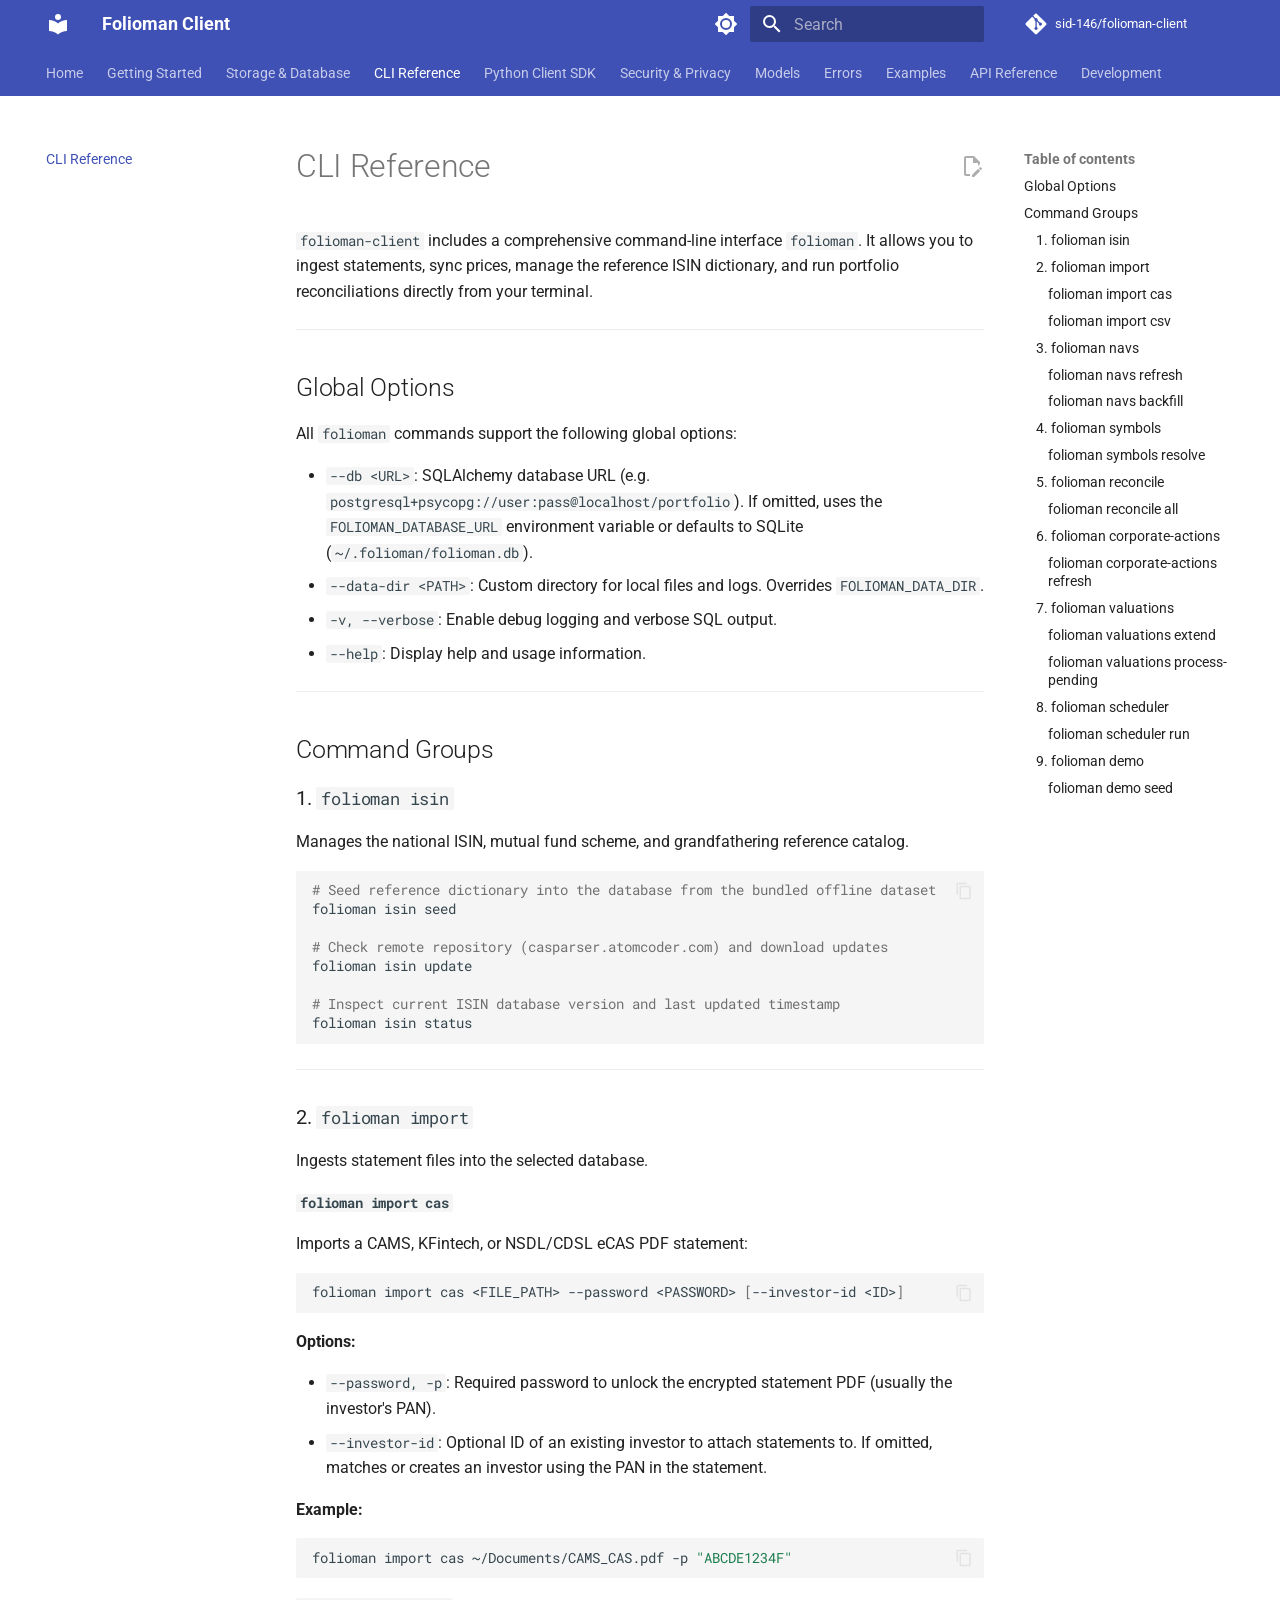
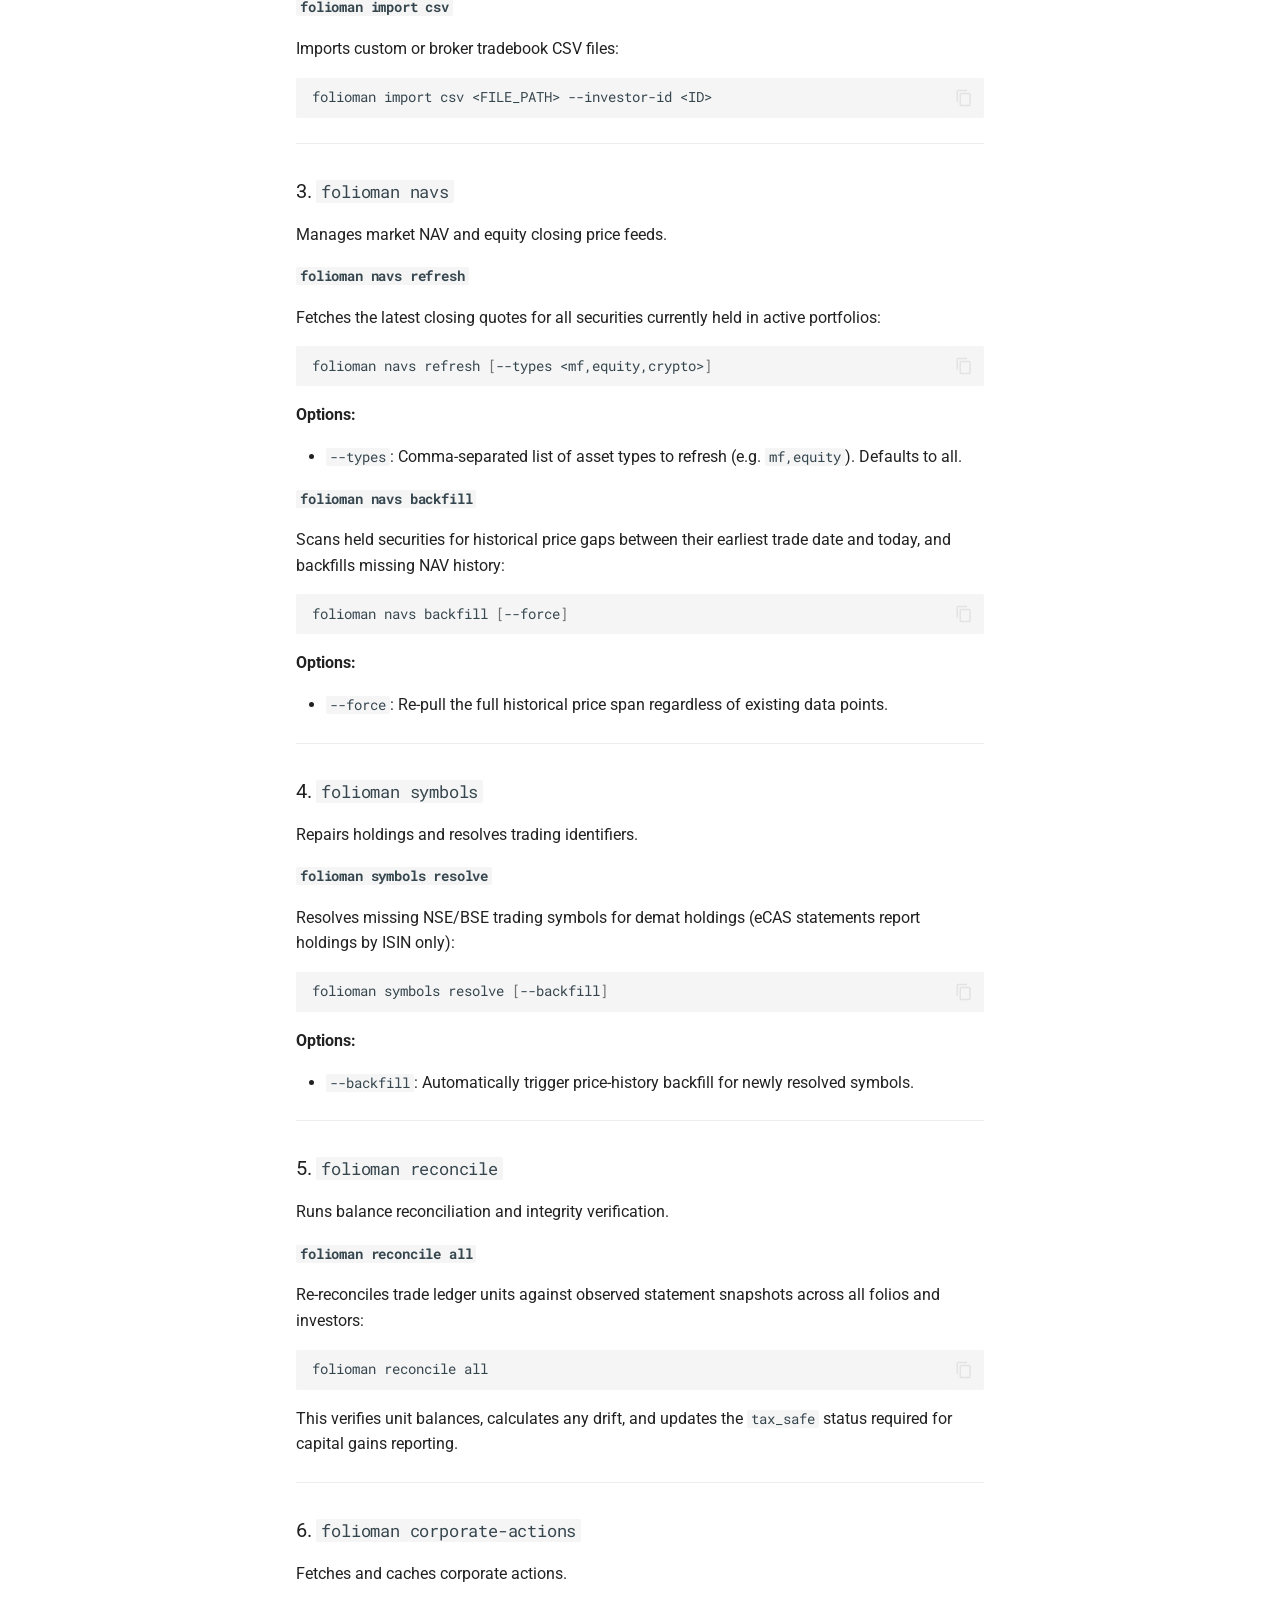
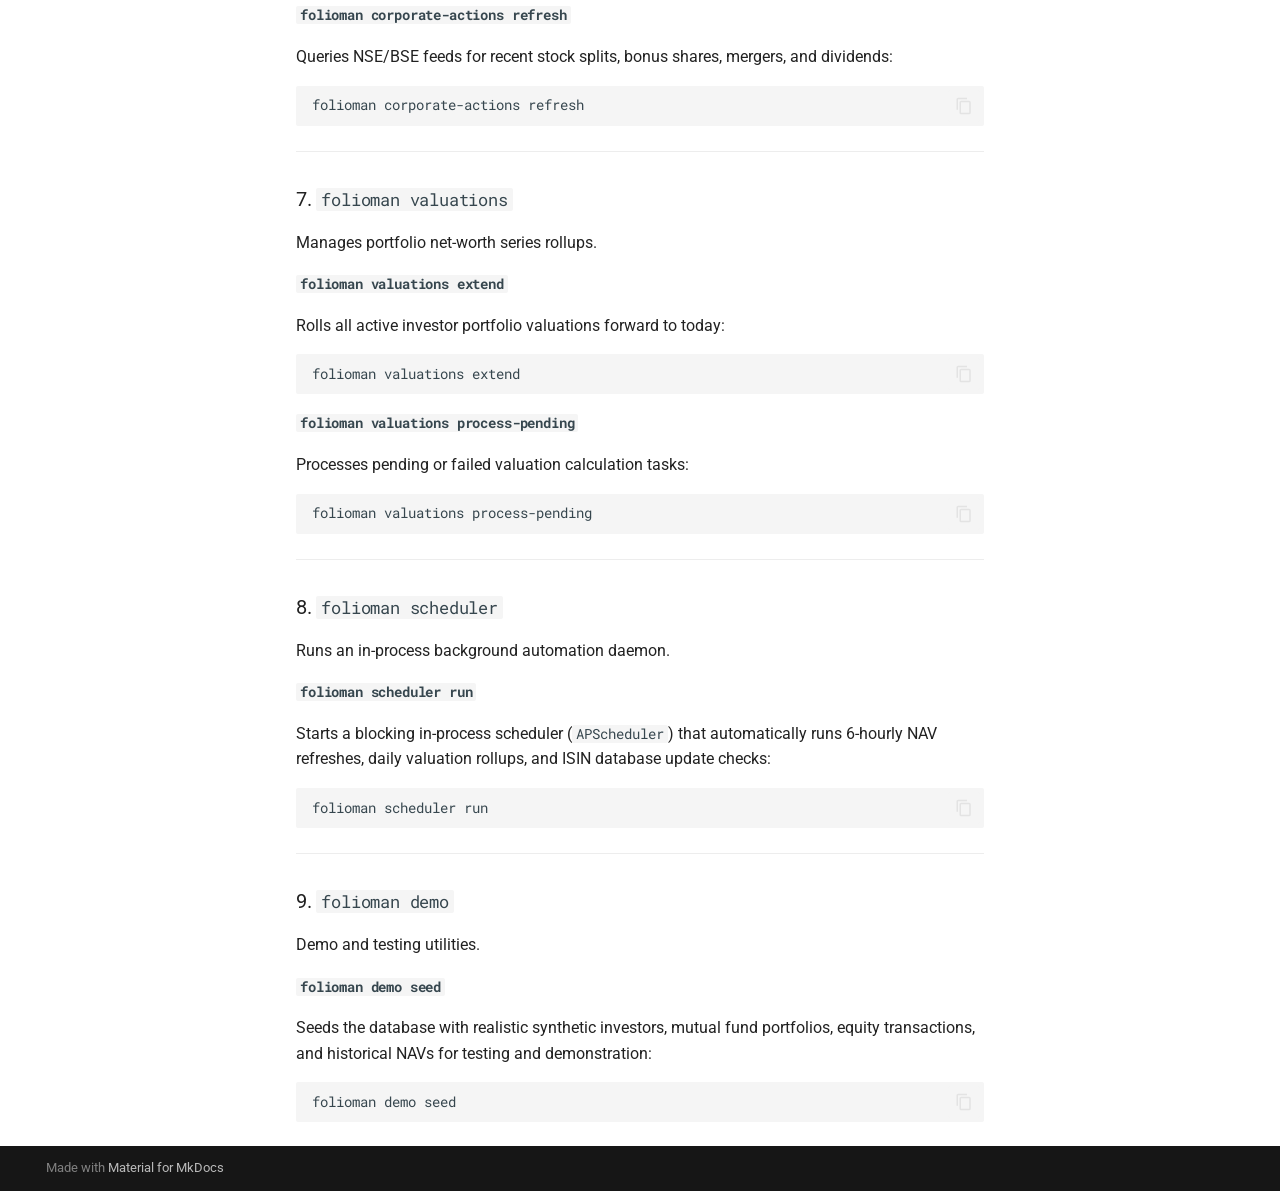
<file: cli/index.html>
<!doctype html>
<html lang="en" class="no-js">
  <head>
    
      <meta charset="utf-8">
      <meta name="viewport" content="width=device-width,initial-scale=1">
      
        <meta name="description" content="Embedded typed Python portfolio engine and CLI for Indian mutual funds and equities.">
      
      
      
        <link rel="canonical" href="https://sid-146.github.io/folioman-client/cli/">
      
      
        <link rel="prev" href="../configuration/">
      
      
        <link rel="next" href="../client/">
      
      
        
      
      
      <link rel="icon" href="../assets/images/favicon.png">
      <meta name="generator" content="mkdocs-1.6.1, mkdocs-material-9.7.7">
    
    
      
        <title>CLI Reference - Folioman Client</title>
      
    
    
      <link rel="stylesheet" href="../assets/stylesheets/main.ec1eaa64.min.css">
      
        
        <link rel="stylesheet" href="../assets/stylesheets/palette.ab4e12ef.min.css">
      
      


    
    
      
    
    
      
        
        
        <link rel="preconnect" href="https://fonts.gstatic.com" crossorigin>
        <link rel="stylesheet" href="https://fonts.googleapis.com/css?family=Roboto:300,300i,400,400i,700,700i%7CRoboto+Mono:400,400i,700,700i&display=fallback">
        <style>:root{--md-text-font:"Roboto";--md-code-font:"Roboto Mono"}</style>
      
    
    
      <link rel="stylesheet" href="../assets/_mkdocstrings.css">
    
    <script>__md_scope=new URL("..",location),__md_hash=e=>[...e].reduce(((e,_)=>(e<<5)-e+_.charCodeAt(0)),0),__md_get=(e,_=localStorage,t=__md_scope)=>JSON.parse(_.getItem(t.pathname+"."+e)),__md_set=(e,_,t=localStorage,a=__md_scope)=>{try{t.setItem(a.pathname+"."+e,JSON.stringify(_))}catch(e){}}</script>
    
      

    
    
  </head>
  
  
    
    
      
    
    
    
    
    <body dir="ltr" data-md-color-scheme="default" data-md-color-primary="indigo" data-md-color-accent="indigo">
  
    
    <input class="md-toggle" data-md-toggle="drawer" type="checkbox" id="__drawer" autocomplete="off">
    <input class="md-toggle" data-md-toggle="search" type="checkbox" id="__search" autocomplete="off">
    <label class="md-overlay" for="__drawer"></label>
    <div data-md-component="skip">
      
        
        <a href="#cli-reference" class="md-skip">
          Skip to content
        </a>
      
    </div>
    <div data-md-component="announce">
      
    </div>
    
    
      

<header class="md-header" data-md-component="header">
  <nav class="md-header__inner md-grid" aria-label="Header">
    <a href=".." title="Folioman Client" class="md-header__button md-logo" aria-label="Folioman Client" data-md-component="logo">
      
  
  <svg xmlns="http://www.w3.org/2000/svg" viewBox="0 0 24 24"><path d="M12 8a3 3 0 0 0 3-3 3 3 0 0 0-3-3 3 3 0 0 0-3 3 3 3 0 0 0 3 3m0 3.54C9.64 9.35 6.5 8 3 8v11c3.5 0 6.64 1.35 9 3.54 2.36-2.19 5.5-3.54 9-3.54V8c-3.5 0-6.64 1.35-9 3.54"/></svg>

    </a>
    <label class="md-header__button md-icon" for="__drawer">
      
      <svg xmlns="http://www.w3.org/2000/svg" viewBox="0 0 24 24"><path d="M3 6h18v2H3zm0 5h18v2H3zm0 5h18v2H3z"/></svg>
    </label>
    <div class="md-header__title" data-md-component="header-title">
      <div class="md-header__ellipsis">
        <div class="md-header__topic">
          <span class="md-ellipsis">
            Folioman Client
          </span>
        </div>
        <div class="md-header__topic" data-md-component="header-topic">
          <span class="md-ellipsis">
            
              CLI Reference
            
          </span>
        </div>
      </div>
    </div>
    
      
        <form class="md-header__option" data-md-component="palette">
  
    
    
    
    <input class="md-option" data-md-color-media="" data-md-color-scheme="default" data-md-color-primary="indigo" data-md-color-accent="indigo"  aria-label="Switch to dark mode"  type="radio" name="__palette" id="__palette_0">
    
      <label class="md-header__button md-icon" title="Switch to dark mode" for="__palette_1" hidden>
        <svg xmlns="http://www.w3.org/2000/svg" viewBox="0 0 24 24"><path d="M12 8a4 4 0 0 0-4 4 4 4 0 0 0 4 4 4 4 0 0 0 4-4 4 4 0 0 0-4-4m0 10a6 6 0 0 1-6-6 6 6 0 0 1 6-6 6 6 0 0 1 6 6 6 6 0 0 1-6 6m8-9.31V4h-4.69L12 .69 8.69 4H4v4.69L.69 12 4 15.31V20h4.69L12 23.31 15.31 20H20v-4.69L23.31 12z"/></svg>
      </label>
    
  
    
    
    
    <input class="md-option" data-md-color-media="" data-md-color-scheme="slate" data-md-color-primary="indigo" data-md-color-accent="indigo"  aria-label="Switch to light mode"  type="radio" name="__palette" id="__palette_1">
    
      <label class="md-header__button md-icon" title="Switch to light mode" for="__palette_0" hidden>
        <svg xmlns="http://www.w3.org/2000/svg" viewBox="0 0 24 24"><path d="M12 18c-.89 0-1.74-.2-2.5-.55C11.56 16.5 13 14.42 13 12s-1.44-4.5-3.5-5.45C10.26 6.2 11.11 6 12 6a6 6 0 0 1 6 6 6 6 0 0 1-6 6m8-9.31V4h-4.69L12 .69 8.69 4H4v4.69L.69 12 4 15.31V20h4.69L12 23.31 15.31 20H20v-4.69L23.31 12z"/></svg>
      </label>
    
  
</form>
      
    
    
      <script>var palette=__md_get("__palette");if(palette&&palette.color){if("(prefers-color-scheme)"===palette.color.media){var media=matchMedia("(prefers-color-scheme: light)"),input=document.querySelector(media.matches?"[data-md-color-media='(prefers-color-scheme: light)']":"[data-md-color-media='(prefers-color-scheme: dark)']");palette.color.media=input.getAttribute("data-md-color-media"),palette.color.scheme=input.getAttribute("data-md-color-scheme"),palette.color.primary=input.getAttribute("data-md-color-primary"),palette.color.accent=input.getAttribute("data-md-color-accent")}for(var[key,value]of Object.entries(palette.color))document.body.setAttribute("data-md-color-"+key,value)}</script>
    
    
    
      
      
        <label class="md-header__button md-icon" for="__search">
          
          <svg xmlns="http://www.w3.org/2000/svg" viewBox="0 0 24 24"><path d="M9.5 3A6.5 6.5 0 0 1 16 9.5c0 1.61-.59 3.09-1.56 4.23l.27.27h.79l5 5-1.5 1.5-5-5v-.79l-.27-.27A6.52 6.52 0 0 1 9.5 16 6.5 6.5 0 0 1 3 9.5 6.5 6.5 0 0 1 9.5 3m0 2C7 5 5 7 5 9.5S7 14 9.5 14 14 12 14 9.5 12 5 9.5 5"/></svg>
        </label>
        <div class="md-search" data-md-component="search" role="dialog">
  <label class="md-search__overlay" for="__search"></label>
  <div class="md-search__inner" role="search">
    <form class="md-search__form" name="search">
      <input type="text" class="md-search__input" name="query" aria-label="Search" placeholder="Search" autocapitalize="off" autocorrect="off" autocomplete="off" spellcheck="false" data-md-component="search-query" required>
      <label class="md-search__icon md-icon" for="__search">
        
        <svg xmlns="http://www.w3.org/2000/svg" viewBox="0 0 24 24"><path d="M9.5 3A6.5 6.5 0 0 1 16 9.5c0 1.61-.59 3.09-1.56 4.23l.27.27h.79l5 5-1.5 1.5-5-5v-.79l-.27-.27A6.52 6.52 0 0 1 9.5 16 6.5 6.5 0 0 1 3 9.5 6.5 6.5 0 0 1 9.5 3m0 2C7 5 5 7 5 9.5S7 14 9.5 14 14 12 14 9.5 12 5 9.5 5"/></svg>
        
        <svg xmlns="http://www.w3.org/2000/svg" viewBox="0 0 24 24"><path d="M20 11v2H8l5.5 5.5-1.42 1.42L4.16 12l7.92-7.92L13.5 5.5 8 11z"/></svg>
      </label>
      <nav class="md-search__options" aria-label="Search">
        
        <button type="reset" class="md-search__icon md-icon" title="Clear" aria-label="Clear" tabindex="-1">
          
          <svg xmlns="http://www.w3.org/2000/svg" viewBox="0 0 24 24"><path d="M19 6.41 17.59 5 12 10.59 6.41 5 5 6.41 10.59 12 5 17.59 6.41 19 12 13.41 17.59 19 19 17.59 13.41 12z"/></svg>
        </button>
      </nav>
      
    </form>
    <div class="md-search__output">
      <div class="md-search__scrollwrap" tabindex="0" data-md-scrollfix>
        <div class="md-search-result" data-md-component="search-result">
          <div class="md-search-result__meta">
            Initializing search
          </div>
          <ol class="md-search-result__list" role="presentation"></ol>
        </div>
      </div>
    </div>
  </div>
</div>
      
    
    
      <div class="md-header__source">
        <a href="https://github.com/sid-146/folioman-client" title="Go to repository" class="md-source" data-md-component="source">
  <div class="md-source__icon md-icon">
    
    <svg xmlns="http://www.w3.org/2000/svg" viewBox="0 0 448 512"><!--! Font Awesome Free 7.1.0 by @fontawesome - https://fontawesome.com License - https://fontawesome.com/license/free (Icons: CC BY 4.0, Fonts: SIL OFL 1.1, Code: MIT License) Copyright 2025 Fonticons, Inc.--><path d="M439.6 236.1 244 40.5c-5.4-5.5-12.8-8.5-20.4-8.5s-15 3-20.4 8.4L162.5 81l51.5 51.5c27.1-9.1 52.7 16.8 43.4 43.7l49.7 49.7c34.2-11.8 61.2 31 35.5 56.7-26.5 26.5-70.2-2.9-56-37.3L240.3 199v121.9c25.3 12.5 22.3 41.8 9.1 55-6.4 6.4-15.2 10.1-24.3 10.1s-17.8-3.6-24.3-10.1c-17.6-17.6-11.1-46.9 11.2-56v-123c-20.8-8.5-24.6-30.7-18.6-45L142.6 101 8.5 235.1C3 240.6 0 247.9 0 255.5s3 15 8.5 20.4l195.6 195.7c5.4 5.4 12.7 8.4 20.4 8.4s15-3 20.4-8.4l194.7-194.7c5.4-5.4 8.4-12.8 8.4-20.4s-3-15-8.4-20.4"/></svg>
  </div>
  <div class="md-source__repository">
    sid-146/folioman-client
  </div>
</a>
      </div>
    
  </nav>
  
</header>
    
    <div class="md-container" data-md-component="container">
      
      
        
          
            
<nav class="md-tabs" aria-label="Tabs" data-md-component="tabs">
  <div class="md-grid">
    <ul class="md-tabs__list">
      
        
  
  
  
  
    <li class="md-tabs__item">
      <a href=".." class="md-tabs__link">
        
  
  
    
  
  Home

      </a>
    </li>
  

      
        
  
  
  
  
    <li class="md-tabs__item">
      <a href="../getting-started/" class="md-tabs__link">
        
  
  
    
  
  Getting Started

      </a>
    </li>
  

      
        
  
  
  
  
    <li class="md-tabs__item">
      <a href="../configuration/" class="md-tabs__link">
        
  
  
    
  
  Storage & Database

      </a>
    </li>
  

      
        
  
  
  
    
  
  
    <li class="md-tabs__item md-tabs__item--active">
      <a href="./" class="md-tabs__link">
        
  
  
    
  
  CLI Reference

      </a>
    </li>
  

      
        
  
  
  
  
    <li class="md-tabs__item">
      <a href="../client/" class="md-tabs__link">
        
  
  
    
  
  Python Client SDK

      </a>
    </li>
  

      
        
  
  
  
  
    <li class="md-tabs__item">
      <a href="../security/" class="md-tabs__link">
        
  
  
    
  
  Security & Privacy

      </a>
    </li>
  

      
        
  
  
  
  
    <li class="md-tabs__item">
      <a href="../models/" class="md-tabs__link">
        
  
  
    
  
  Models

      </a>
    </li>
  

      
        
  
  
  
  
    <li class="md-tabs__item">
      <a href="../errors/" class="md-tabs__link">
        
  
  
    
  
  Errors

      </a>
    </li>
  

      
        
  
  
  
  
    <li class="md-tabs__item">
      <a href="../examples/" class="md-tabs__link">
        
  
  
    
  
  Examples

      </a>
    </li>
  

      
        
  
  
  
  
    <li class="md-tabs__item">
      <a href="../api-reference/" class="md-tabs__link">
        
  
  
    
  
  API Reference

      </a>
    </li>
  

      
        
  
  
  
  
    <li class="md-tabs__item">
      <a href="../development/" class="md-tabs__link">
        
  
  
    
  
  Development

      </a>
    </li>
  

      
    </ul>
  </div>
</nav>
          
        
      
      <main class="md-main" data-md-component="main">
        <div class="md-main__inner md-grid">
          
            
              
              <div class="md-sidebar md-sidebar--primary" data-md-component="sidebar" data-md-type="navigation" >
                <div class="md-sidebar__scrollwrap">
                  <div class="md-sidebar__inner">
                    


  


<nav class="md-nav md-nav--primary md-nav--lifted" aria-label="Navigation" data-md-level="0">
  <label class="md-nav__title" for="__drawer">
    <a href=".." title="Folioman Client" class="md-nav__button md-logo" aria-label="Folioman Client" data-md-component="logo">
      
  
  <svg xmlns="http://www.w3.org/2000/svg" viewBox="0 0 24 24"><path d="M12 8a3 3 0 0 0 3-3 3 3 0 0 0-3-3 3 3 0 0 0-3 3 3 3 0 0 0 3 3m0 3.54C9.64 9.35 6.5 8 3 8v11c3.5 0 6.64 1.35 9 3.54 2.36-2.19 5.5-3.54 9-3.54V8c-3.5 0-6.64 1.35-9 3.54"/></svg>

    </a>
    Folioman Client
  </label>
  
    <div class="md-nav__source">
      <a href="https://github.com/sid-146/folioman-client" title="Go to repository" class="md-source" data-md-component="source">
  <div class="md-source__icon md-icon">
    
    <svg xmlns="http://www.w3.org/2000/svg" viewBox="0 0 448 512"><!--! Font Awesome Free 7.1.0 by @fontawesome - https://fontawesome.com License - https://fontawesome.com/license/free (Icons: CC BY 4.0, Fonts: SIL OFL 1.1, Code: MIT License) Copyright 2025 Fonticons, Inc.--><path d="M439.6 236.1 244 40.5c-5.4-5.5-12.8-8.5-20.4-8.5s-15 3-20.4 8.4L162.5 81l51.5 51.5c27.1-9.1 52.7 16.8 43.4 43.7l49.7 49.7c34.2-11.8 61.2 31 35.5 56.7-26.5 26.5-70.2-2.9-56-37.3L240.3 199v121.9c25.3 12.5 22.3 41.8 9.1 55-6.4 6.4-15.2 10.1-24.3 10.1s-17.8-3.6-24.3-10.1c-17.6-17.6-11.1-46.9 11.2-56v-123c-20.8-8.5-24.6-30.7-18.6-45L142.6 101 8.5 235.1C3 240.6 0 247.9 0 255.5s3 15 8.5 20.4l195.6 195.7c5.4 5.4 12.7 8.4 20.4 8.4s15-3 20.4-8.4l194.7-194.7c5.4-5.4 8.4-12.8 8.4-20.4s-3-15-8.4-20.4"/></svg>
  </div>
  <div class="md-source__repository">
    sid-146/folioman-client
  </div>
</a>
    </div>
  
  <ul class="md-nav__list" data-md-scrollfix>
    
      
      
  
  
  
  
    <li class="md-nav__item">
      <a href=".." class="md-nav__link">
        
  
  
  <span class="md-ellipsis">
    
  
    Home
  

    
  </span>
  
  

      </a>
    </li>
  

    
      
      
  
  
  
  
    <li class="md-nav__item">
      <a href="../getting-started/" class="md-nav__link">
        
  
  
  <span class="md-ellipsis">
    
  
    Getting Started
  

    
  </span>
  
  

      </a>
    </li>
  

    
      
      
  
  
  
  
    <li class="md-nav__item">
      <a href="../configuration/" class="md-nav__link">
        
  
  
  <span class="md-ellipsis">
    
  
    Storage & Database
  

    
  </span>
  
  

      </a>
    </li>
  

    
      
      
  
  
    
  
  
  
    <li class="md-nav__item md-nav__item--active">
      
      <input class="md-nav__toggle md-toggle" type="checkbox" id="__toc">
      
      
        
      
      
        <label class="md-nav__link md-nav__link--active" for="__toc">
          
  
  
  <span class="md-ellipsis">
    
  
    CLI Reference
  

    
  </span>
  
  

          <span class="md-nav__icon md-icon"></span>
        </label>
      
      <a href="./" class="md-nav__link md-nav__link--active">
        
  
  
  <span class="md-ellipsis">
    
  
    CLI Reference
  

    
  </span>
  
  

      </a>
      
        

<nav class="md-nav md-nav--secondary" aria-label="Table of contents">
  
  
  
    
  
  
    <label class="md-nav__title" for="__toc">
      <span class="md-nav__icon md-icon"></span>
      Table of contents
    </label>
    <ul class="md-nav__list" data-md-component="toc" data-md-scrollfix>
      
        <li class="md-nav__item">
  <a href="#global-options" class="md-nav__link">
    <span class="md-ellipsis">
      
        Global Options
      
    </span>
  </a>
  
</li>
      
        <li class="md-nav__item">
  <a href="#command-groups" class="md-nav__link">
    <span class="md-ellipsis">
      
        Command Groups
      
    </span>
  </a>
  
    <nav class="md-nav" aria-label="Command Groups">
      <ul class="md-nav__list">
        
          <li class="md-nav__item">
  <a href="#1-folioman-isin" class="md-nav__link">
    <span class="md-ellipsis">
      
        1. folioman isin
      
    </span>
  </a>
  
</li>
        
          <li class="md-nav__item">
  <a href="#2-folioman-import" class="md-nav__link">
    <span class="md-ellipsis">
      
        2. folioman import
      
    </span>
  </a>
  
    <nav class="md-nav" aria-label="2. folioman import">
      <ul class="md-nav__list">
        
          <li class="md-nav__item">
  <a href="#folioman-import-cas" class="md-nav__link">
    <span class="md-ellipsis">
      
        folioman import cas
      
    </span>
  </a>
  
</li>
        
          <li class="md-nav__item">
  <a href="#folioman-import-csv" class="md-nav__link">
    <span class="md-ellipsis">
      
        folioman import csv
      
    </span>
  </a>
  
</li>
        
      </ul>
    </nav>
  
</li>
        
          <li class="md-nav__item">
  <a href="#3-folioman-navs" class="md-nav__link">
    <span class="md-ellipsis">
      
        3. folioman navs
      
    </span>
  </a>
  
    <nav class="md-nav" aria-label="3. folioman navs">
      <ul class="md-nav__list">
        
          <li class="md-nav__item">
  <a href="#folioman-navs-refresh" class="md-nav__link">
    <span class="md-ellipsis">
      
        folioman navs refresh
      
    </span>
  </a>
  
</li>
        
          <li class="md-nav__item">
  <a href="#folioman-navs-backfill" class="md-nav__link">
    <span class="md-ellipsis">
      
        folioman navs backfill
      
    </span>
  </a>
  
</li>
        
      </ul>
    </nav>
  
</li>
        
          <li class="md-nav__item">
  <a href="#4-folioman-symbols" class="md-nav__link">
    <span class="md-ellipsis">
      
        4. folioman symbols
      
    </span>
  </a>
  
    <nav class="md-nav" aria-label="4. folioman symbols">
      <ul class="md-nav__list">
        
          <li class="md-nav__item">
  <a href="#folioman-symbols-resolve" class="md-nav__link">
    <span class="md-ellipsis">
      
        folioman symbols resolve
      
    </span>
  </a>
  
</li>
        
      </ul>
    </nav>
  
</li>
        
          <li class="md-nav__item">
  <a href="#5-folioman-reconcile" class="md-nav__link">
    <span class="md-ellipsis">
      
        5. folioman reconcile
      
    </span>
  </a>
  
    <nav class="md-nav" aria-label="5. folioman reconcile">
      <ul class="md-nav__list">
        
          <li class="md-nav__item">
  <a href="#folioman-reconcile-all" class="md-nav__link">
    <span class="md-ellipsis">
      
        folioman reconcile all
      
    </span>
  </a>
  
</li>
        
      </ul>
    </nav>
  
</li>
        
          <li class="md-nav__item">
  <a href="#6-folioman-corporate-actions" class="md-nav__link">
    <span class="md-ellipsis">
      
        6. folioman corporate-actions
      
    </span>
  </a>
  
    <nav class="md-nav" aria-label="6. folioman corporate-actions">
      <ul class="md-nav__list">
        
          <li class="md-nav__item">
  <a href="#folioman-corporate-actions-refresh" class="md-nav__link">
    <span class="md-ellipsis">
      
        folioman corporate-actions refresh
      
    </span>
  </a>
  
</li>
        
      </ul>
    </nav>
  
</li>
        
          <li class="md-nav__item">
  <a href="#7-folioman-valuations" class="md-nav__link">
    <span class="md-ellipsis">
      
        7. folioman valuations
      
    </span>
  </a>
  
    <nav class="md-nav" aria-label="7. folioman valuations">
      <ul class="md-nav__list">
        
          <li class="md-nav__item">
  <a href="#folioman-valuations-extend" class="md-nav__link">
    <span class="md-ellipsis">
      
        folioman valuations extend
      
    </span>
  </a>
  
</li>
        
          <li class="md-nav__item">
  <a href="#folioman-valuations-process-pending" class="md-nav__link">
    <span class="md-ellipsis">
      
        folioman valuations process-pending
      
    </span>
  </a>
  
</li>
        
      </ul>
    </nav>
  
</li>
        
          <li class="md-nav__item">
  <a href="#8-folioman-scheduler" class="md-nav__link">
    <span class="md-ellipsis">
      
        8. folioman scheduler
      
    </span>
  </a>
  
    <nav class="md-nav" aria-label="8. folioman scheduler">
      <ul class="md-nav__list">
        
          <li class="md-nav__item">
  <a href="#folioman-scheduler-run" class="md-nav__link">
    <span class="md-ellipsis">
      
        folioman scheduler run
      
    </span>
  </a>
  
</li>
        
      </ul>
    </nav>
  
</li>
        
          <li class="md-nav__item">
  <a href="#9-folioman-demo" class="md-nav__link">
    <span class="md-ellipsis">
      
        9. folioman demo
      
    </span>
  </a>
  
    <nav class="md-nav" aria-label="9. folioman demo">
      <ul class="md-nav__list">
        
          <li class="md-nav__item">
  <a href="#folioman-demo-seed" class="md-nav__link">
    <span class="md-ellipsis">
      
        folioman demo seed
      
    </span>
  </a>
  
</li>
        
      </ul>
    </nav>
  
</li>
        
      </ul>
    </nav>
  
</li>
      
    </ul>
  
</nav>
      
    </li>
  

    
      
      
  
  
  
  
    <li class="md-nav__item">
      <a href="../client/" class="md-nav__link">
        
  
  
  <span class="md-ellipsis">
    
  
    Python Client SDK
  

    
  </span>
  
  

      </a>
    </li>
  

    
      
      
  
  
  
  
    <li class="md-nav__item">
      <a href="../security/" class="md-nav__link">
        
  
  
  <span class="md-ellipsis">
    
  
    Security & Privacy
  

    
  </span>
  
  

      </a>
    </li>
  

    
      
      
  
  
  
  
    <li class="md-nav__item">
      <a href="../models/" class="md-nav__link">
        
  
  
  <span class="md-ellipsis">
    
  
    Models
  

    
  </span>
  
  

      </a>
    </li>
  

    
      
      
  
  
  
  
    <li class="md-nav__item">
      <a href="../errors/" class="md-nav__link">
        
  
  
  <span class="md-ellipsis">
    
  
    Errors
  

    
  </span>
  
  

      </a>
    </li>
  

    
      
      
  
  
  
  
    <li class="md-nav__item">
      <a href="../examples/" class="md-nav__link">
        
  
  
  <span class="md-ellipsis">
    
  
    Examples
  

    
  </span>
  
  

      </a>
    </li>
  

    
      
      
  
  
  
  
    <li class="md-nav__item">
      <a href="../api-reference/" class="md-nav__link">
        
  
  
  <span class="md-ellipsis">
    
  
    API Reference
  

    
  </span>
  
  

      </a>
    </li>
  

    
      
      
  
  
  
  
    <li class="md-nav__item">
      <a href="../development/" class="md-nav__link">
        
  
  
  <span class="md-ellipsis">
    
  
    Development
  

    
  </span>
  
  

      </a>
    </li>
  

    
  </ul>
</nav>
                  </div>
                </div>
              </div>
            
            
              
              <div class="md-sidebar md-sidebar--secondary" data-md-component="sidebar" data-md-type="toc" >
                <div class="md-sidebar__scrollwrap">
                  <div class="md-sidebar__inner">
                    

<nav class="md-nav md-nav--secondary" aria-label="Table of contents">
  
  
  
    
  
  
    <label class="md-nav__title" for="__toc">
      <span class="md-nav__icon md-icon"></span>
      Table of contents
    </label>
    <ul class="md-nav__list" data-md-component="toc" data-md-scrollfix>
      
        <li class="md-nav__item">
  <a href="#global-options" class="md-nav__link">
    <span class="md-ellipsis">
      
        Global Options
      
    </span>
  </a>
  
</li>
      
        <li class="md-nav__item">
  <a href="#command-groups" class="md-nav__link">
    <span class="md-ellipsis">
      
        Command Groups
      
    </span>
  </a>
  
    <nav class="md-nav" aria-label="Command Groups">
      <ul class="md-nav__list">
        
          <li class="md-nav__item">
  <a href="#1-folioman-isin" class="md-nav__link">
    <span class="md-ellipsis">
      
        1. folioman isin
      
    </span>
  </a>
  
</li>
        
          <li class="md-nav__item">
  <a href="#2-folioman-import" class="md-nav__link">
    <span class="md-ellipsis">
      
        2. folioman import
      
    </span>
  </a>
  
    <nav class="md-nav" aria-label="2. folioman import">
      <ul class="md-nav__list">
        
          <li class="md-nav__item">
  <a href="#folioman-import-cas" class="md-nav__link">
    <span class="md-ellipsis">
      
        folioman import cas
      
    </span>
  </a>
  
</li>
        
          <li class="md-nav__item">
  <a href="#folioman-import-csv" class="md-nav__link">
    <span class="md-ellipsis">
      
        folioman import csv
      
    </span>
  </a>
  
</li>
        
      </ul>
    </nav>
  
</li>
        
          <li class="md-nav__item">
  <a href="#3-folioman-navs" class="md-nav__link">
    <span class="md-ellipsis">
      
        3. folioman navs
      
    </span>
  </a>
  
    <nav class="md-nav" aria-label="3. folioman navs">
      <ul class="md-nav__list">
        
          <li class="md-nav__item">
  <a href="#folioman-navs-refresh" class="md-nav__link">
    <span class="md-ellipsis">
      
        folioman navs refresh
      
    </span>
  </a>
  
</li>
        
          <li class="md-nav__item">
  <a href="#folioman-navs-backfill" class="md-nav__link">
    <span class="md-ellipsis">
      
        folioman navs backfill
      
    </span>
  </a>
  
</li>
        
      </ul>
    </nav>
  
</li>
        
          <li class="md-nav__item">
  <a href="#4-folioman-symbols" class="md-nav__link">
    <span class="md-ellipsis">
      
        4. folioman symbols
      
    </span>
  </a>
  
    <nav class="md-nav" aria-label="4. folioman symbols">
      <ul class="md-nav__list">
        
          <li class="md-nav__item">
  <a href="#folioman-symbols-resolve" class="md-nav__link">
    <span class="md-ellipsis">
      
        folioman symbols resolve
      
    </span>
  </a>
  
</li>
        
      </ul>
    </nav>
  
</li>
        
          <li class="md-nav__item">
  <a href="#5-folioman-reconcile" class="md-nav__link">
    <span class="md-ellipsis">
      
        5. folioman reconcile
      
    </span>
  </a>
  
    <nav class="md-nav" aria-label="5. folioman reconcile">
      <ul class="md-nav__list">
        
          <li class="md-nav__item">
  <a href="#folioman-reconcile-all" class="md-nav__link">
    <span class="md-ellipsis">
      
        folioman reconcile all
      
    </span>
  </a>
  
</li>
        
      </ul>
    </nav>
  
</li>
        
          <li class="md-nav__item">
  <a href="#6-folioman-corporate-actions" class="md-nav__link">
    <span class="md-ellipsis">
      
        6. folioman corporate-actions
      
    </span>
  </a>
  
    <nav class="md-nav" aria-label="6. folioman corporate-actions">
      <ul class="md-nav__list">
        
          <li class="md-nav__item">
  <a href="#folioman-corporate-actions-refresh" class="md-nav__link">
    <span class="md-ellipsis">
      
        folioman corporate-actions refresh
      
    </span>
  </a>
  
</li>
        
      </ul>
    </nav>
  
</li>
        
          <li class="md-nav__item">
  <a href="#7-folioman-valuations" class="md-nav__link">
    <span class="md-ellipsis">
      
        7. folioman valuations
      
    </span>
  </a>
  
    <nav class="md-nav" aria-label="7. folioman valuations">
      <ul class="md-nav__list">
        
          <li class="md-nav__item">
  <a href="#folioman-valuations-extend" class="md-nav__link">
    <span class="md-ellipsis">
      
        folioman valuations extend
      
    </span>
  </a>
  
</li>
        
          <li class="md-nav__item">
  <a href="#folioman-valuations-process-pending" class="md-nav__link">
    <span class="md-ellipsis">
      
        folioman valuations process-pending
      
    </span>
  </a>
  
</li>
        
      </ul>
    </nav>
  
</li>
        
          <li class="md-nav__item">
  <a href="#8-folioman-scheduler" class="md-nav__link">
    <span class="md-ellipsis">
      
        8. folioman scheduler
      
    </span>
  </a>
  
    <nav class="md-nav" aria-label="8. folioman scheduler">
      <ul class="md-nav__list">
        
          <li class="md-nav__item">
  <a href="#folioman-scheduler-run" class="md-nav__link">
    <span class="md-ellipsis">
      
        folioman scheduler run
      
    </span>
  </a>
  
</li>
        
      </ul>
    </nav>
  
</li>
        
          <li class="md-nav__item">
  <a href="#9-folioman-demo" class="md-nav__link">
    <span class="md-ellipsis">
      
        9. folioman demo
      
    </span>
  </a>
  
    <nav class="md-nav" aria-label="9. folioman demo">
      <ul class="md-nav__list">
        
          <li class="md-nav__item">
  <a href="#folioman-demo-seed" class="md-nav__link">
    <span class="md-ellipsis">
      
        folioman demo seed
      
    </span>
  </a>
  
</li>
        
      </ul>
    </nav>
  
</li>
        
      </ul>
    </nav>
  
</li>
      
    </ul>
  
</nav>
                  </div>
                </div>
              </div>
            
          
          
            <div class="md-content" data-md-component="content">
              
              <article class="md-content__inner md-typeset">
                
                  


  
    <a href="https://github.com/sid-146/folioman-client/edit/main/docs/cli.md" title="Edit this page" class="md-content__button md-icon" rel="edit">
      
      <svg xmlns="http://www.w3.org/2000/svg" viewBox="0 0 24 24"><path d="M10 20H6V4h7v5h5v3.1l2-2V8l-6-6H6c-1.1 0-2 .9-2 2v16c0 1.1.9 2 2 2h4zm10.2-7c.1 0 .3.1.4.2l1.3 1.3c.2.2.2.6 0 .8l-1 1-2.1-2.1 1-1c.1-.1.2-.2.4-.2m0 3.9L14.1 23H12v-2.1l6.1-6.1z"/></svg>
    </a>
  
  


<h1 id="cli-reference">CLI Reference<a class="headerlink" href="#cli-reference" title="Permanent link">&para;</a></h1>
<p><code>folioman-client</code> includes a comprehensive command-line interface <code>folioman</code>. It allows you to ingest statements, sync prices, manage the reference ISIN dictionary, and run portfolio reconciliations directly from your terminal.</p>
<hr />
<h2 id="global-options">Global Options<a class="headerlink" href="#global-options" title="Permanent link">&para;</a></h2>
<p>All <code>folioman</code> commands support the following global options:</p>
<ul>
<li><code>--db &lt;URL&gt;</code>: SQLAlchemy database URL (e.g. <code>postgresql+psycopg://user:pass@localhost/portfolio</code>). If omitted, uses the <code>FOLIOMAN_DATABASE_URL</code> environment variable or defaults to SQLite (<code>~/.folioman/folioman.db</code>).</li>
<li><code>--data-dir &lt;PATH&gt;</code>: Custom directory for local files and logs. Overrides <code>FOLIOMAN_DATA_DIR</code>.</li>
<li><code>-v, --verbose</code>: Enable debug logging and verbose SQL output.</li>
<li><code>--help</code>: Display help and usage information.</li>
</ul>
<hr />
<h2 id="command-groups">Command Groups<a class="headerlink" href="#command-groups" title="Permanent link">&para;</a></h2>
<h3 id="1-folioman-isin">1. <code>folioman isin</code><a class="headerlink" href="#1-folioman-isin" title="Permanent link">&para;</a></h3>
<p>Manages the national ISIN, mutual fund scheme, and grandfathering reference catalog.</p>
<div class="language-bash highlight"><pre><span></span><code><span id="__span-0-1"><a id="__codelineno-0-1" name="__codelineno-0-1" href="#__codelineno-0-1"></a><span class="c1"># Seed reference dictionary into the database from the bundled offline dataset</span>
</span><span id="__span-0-2"><a id="__codelineno-0-2" name="__codelineno-0-2" href="#__codelineno-0-2"></a>folioman<span class="w"> </span>isin<span class="w"> </span>seed
</span><span id="__span-0-3"><a id="__codelineno-0-3" name="__codelineno-0-3" href="#__codelineno-0-3"></a>
</span><span id="__span-0-4"><a id="__codelineno-0-4" name="__codelineno-0-4" href="#__codelineno-0-4"></a><span class="c1"># Check remote repository (casparser.atomcoder.com) and download updates</span>
</span><span id="__span-0-5"><a id="__codelineno-0-5" name="__codelineno-0-5" href="#__codelineno-0-5"></a>folioman<span class="w"> </span>isin<span class="w"> </span>update
</span><span id="__span-0-6"><a id="__codelineno-0-6" name="__codelineno-0-6" href="#__codelineno-0-6"></a>
</span><span id="__span-0-7"><a id="__codelineno-0-7" name="__codelineno-0-7" href="#__codelineno-0-7"></a><span class="c1"># Inspect current ISIN database version and last updated timestamp</span>
</span><span id="__span-0-8"><a id="__codelineno-0-8" name="__codelineno-0-8" href="#__codelineno-0-8"></a>folioman<span class="w"> </span>isin<span class="w"> </span>status
</span></code></pre></div>
<hr />
<h3 id="2-folioman-import">2. <code>folioman import</code><a class="headerlink" href="#2-folioman-import" title="Permanent link">&para;</a></h3>
<p>Ingests statement files into the selected database.</p>
<h4 id="folioman-import-cas"><code>folioman import cas</code><a class="headerlink" href="#folioman-import-cas" title="Permanent link">&para;</a></h4>
<p>Imports a CAMS, KFintech, or NSDL/CDSL eCAS PDF statement:</p>
<div class="language-bash highlight"><pre><span></span><code><span id="__span-1-1"><a id="__codelineno-1-1" name="__codelineno-1-1" href="#__codelineno-1-1"></a>folioman<span class="w"> </span>import<span class="w"> </span>cas<span class="w"> </span>&lt;FILE_PATH&gt;<span class="w"> </span>--password<span class="w"> </span>&lt;PASSWORD&gt;<span class="w"> </span><span class="o">[</span>--investor-id<span class="w"> </span>&lt;ID&gt;<span class="o">]</span>
</span></code></pre></div>
<p><strong>Options:</strong></p>
<ul>
<li><code>--password, -p</code>: Required password to unlock the encrypted statement PDF (usually the investor's PAN).</li>
<li><code>--investor-id</code>: Optional ID of an existing investor to attach statements to. If omitted, matches or creates an investor using the PAN in the statement.</li>
</ul>
<p><strong>Example:</strong></p>
<div class="language-bash highlight"><pre><span></span><code><span id="__span-2-1"><a id="__codelineno-2-1" name="__codelineno-2-1" href="#__codelineno-2-1"></a>folioman<span class="w"> </span>import<span class="w"> </span>cas<span class="w"> </span>~/Documents/CAMS_CAS.pdf<span class="w"> </span>-p<span class="w"> </span><span class="s2">"ABCDE1234F"</span>
</span></code></pre></div>
<h4 id="folioman-import-csv"><code>folioman import csv</code><a class="headerlink" href="#folioman-import-csv" title="Permanent link">&para;</a></h4>
<p>Imports custom or broker tradebook CSV files:</p>
<div class="language-bash highlight"><pre><span></span><code><span id="__span-3-1"><a id="__codelineno-3-1" name="__codelineno-3-1" href="#__codelineno-3-1"></a>folioman<span class="w"> </span>import<span class="w"> </span>csv<span class="w"> </span>&lt;FILE_PATH&gt;<span class="w"> </span>--investor-id<span class="w"> </span>&lt;ID&gt;
</span></code></pre></div>
<hr />
<h3 id="3-folioman-navs">3. <code>folioman navs</code><a class="headerlink" href="#3-folioman-navs" title="Permanent link">&para;</a></h3>
<p>Manages market NAV and equity closing price feeds.</p>
<h4 id="folioman-navs-refresh"><code>folioman navs refresh</code><a class="headerlink" href="#folioman-navs-refresh" title="Permanent link">&para;</a></h4>
<p>Fetches the latest closing quotes for all securities currently held in active portfolios:</p>
<div class="language-bash highlight"><pre><span></span><code><span id="__span-4-1"><a id="__codelineno-4-1" name="__codelineno-4-1" href="#__codelineno-4-1"></a>folioman<span class="w"> </span>navs<span class="w"> </span>refresh<span class="w"> </span><span class="o">[</span>--types<span class="w"> </span>&lt;mf,equity,crypto&gt;<span class="o">]</span>
</span></code></pre></div>
<p><strong>Options:</strong></p>
<ul>
<li><code>--types</code>: Comma-separated list of asset types to refresh (e.g. <code>mf,equity</code>). Defaults to all.</li>
</ul>
<h4 id="folioman-navs-backfill"><code>folioman navs backfill</code><a class="headerlink" href="#folioman-navs-backfill" title="Permanent link">&para;</a></h4>
<p>Scans held securities for historical price gaps between their earliest trade date and today, and backfills missing NAV history:</p>
<div class="language-bash highlight"><pre><span></span><code><span id="__span-5-1"><a id="__codelineno-5-1" name="__codelineno-5-1" href="#__codelineno-5-1"></a>folioman<span class="w"> </span>navs<span class="w"> </span>backfill<span class="w"> </span><span class="o">[</span>--force<span class="o">]</span>
</span></code></pre></div>
<p><strong>Options:</strong></p>
<ul>
<li><code>--force</code>: Re-pull the full historical price span regardless of existing data points.</li>
</ul>
<hr />
<h3 id="4-folioman-symbols">4. <code>folioman symbols</code><a class="headerlink" href="#4-folioman-symbols" title="Permanent link">&para;</a></h3>
<p>Repairs holdings and resolves trading identifiers.</p>
<h4 id="folioman-symbols-resolve"><code>folioman symbols resolve</code><a class="headerlink" href="#folioman-symbols-resolve" title="Permanent link">&para;</a></h4>
<p>Resolves missing NSE/BSE trading symbols for demat holdings (eCAS statements report holdings by ISIN only):</p>
<div class="language-bash highlight"><pre><span></span><code><span id="__span-6-1"><a id="__codelineno-6-1" name="__codelineno-6-1" href="#__codelineno-6-1"></a>folioman<span class="w"> </span>symbols<span class="w"> </span>resolve<span class="w"> </span><span class="o">[</span>--backfill<span class="o">]</span>
</span></code></pre></div>
<p><strong>Options:</strong></p>
<ul>
<li><code>--backfill</code>: Automatically trigger price-history backfill for newly resolved symbols.</li>
</ul>
<hr />
<h3 id="5-folioman-reconcile">5. <code>folioman reconcile</code><a class="headerlink" href="#5-folioman-reconcile" title="Permanent link">&para;</a></h3>
<p>Runs balance reconciliation and integrity verification.</p>
<h4 id="folioman-reconcile-all"><code>folioman reconcile all</code><a class="headerlink" href="#folioman-reconcile-all" title="Permanent link">&para;</a></h4>
<p>Re-reconciles trade ledger units against observed statement snapshots across all folios and investors:</p>
<div class="language-bash highlight"><pre><span></span><code><span id="__span-7-1"><a id="__codelineno-7-1" name="__codelineno-7-1" href="#__codelineno-7-1"></a>folioman<span class="w"> </span>reconcile<span class="w"> </span>all
</span></code></pre></div>
<p>This verifies unit balances, calculates any drift, and updates the <code>tax_safe</code> status required for capital gains reporting.</p>
<hr />
<h3 id="6-folioman-corporate-actions">6. <code>folioman corporate-actions</code><a class="headerlink" href="#6-folioman-corporate-actions" title="Permanent link">&para;</a></h3>
<p>Fetches and caches corporate actions.</p>
<h4 id="folioman-corporate-actions-refresh"><code>folioman corporate-actions refresh</code><a class="headerlink" href="#folioman-corporate-actions-refresh" title="Permanent link">&para;</a></h4>
<p>Queries NSE/BSE feeds for recent stock splits, bonus shares, mergers, and dividends:</p>
<div class="language-bash highlight"><pre><span></span><code><span id="__span-8-1"><a id="__codelineno-8-1" name="__codelineno-8-1" href="#__codelineno-8-1"></a>folioman<span class="w"> </span>corporate-actions<span class="w"> </span>refresh
</span></code></pre></div>
<hr />
<h3 id="7-folioman-valuations">7. <code>folioman valuations</code><a class="headerlink" href="#7-folioman-valuations" title="Permanent link">&para;</a></h3>
<p>Manages portfolio net-worth series rollups.</p>
<h4 id="folioman-valuations-extend"><code>folioman valuations extend</code><a class="headerlink" href="#folioman-valuations-extend" title="Permanent link">&para;</a></h4>
<p>Rolls all active investor portfolio valuations forward to today:</p>
<div class="language-bash highlight"><pre><span></span><code><span id="__span-9-1"><a id="__codelineno-9-1" name="__codelineno-9-1" href="#__codelineno-9-1"></a>folioman<span class="w"> </span>valuations<span class="w"> </span>extend
</span></code></pre></div>
<h4 id="folioman-valuations-process-pending"><code>folioman valuations process-pending</code><a class="headerlink" href="#folioman-valuations-process-pending" title="Permanent link">&para;</a></h4>
<p>Processes pending or failed valuation calculation tasks:</p>
<div class="language-bash highlight"><pre><span></span><code><span id="__span-10-1"><a id="__codelineno-10-1" name="__codelineno-10-1" href="#__codelineno-10-1"></a>folioman<span class="w"> </span>valuations<span class="w"> </span>process-pending
</span></code></pre></div>
<hr />
<h3 id="8-folioman-scheduler">8. <code>folioman scheduler</code><a class="headerlink" href="#8-folioman-scheduler" title="Permanent link">&para;</a></h3>
<p>Runs an in-process background automation daemon.</p>
<h4 id="folioman-scheduler-run"><code>folioman scheduler run</code><a class="headerlink" href="#folioman-scheduler-run" title="Permanent link">&para;</a></h4>
<p>Starts a blocking in-process scheduler (<code>APScheduler</code>) that automatically runs 6-hourly NAV refreshes, daily valuation rollups, and ISIN database update checks:</p>
<div class="language-bash highlight"><pre><span></span><code><span id="__span-11-1"><a id="__codelineno-11-1" name="__codelineno-11-1" href="#__codelineno-11-1"></a>folioman<span class="w"> </span>scheduler<span class="w"> </span>run
</span></code></pre></div>
<hr />
<h3 id="9-folioman-demo">9. <code>folioman demo</code><a class="headerlink" href="#9-folioman-demo" title="Permanent link">&para;</a></h3>
<p>Demo and testing utilities.</p>
<h4 id="folioman-demo-seed"><code>folioman demo seed</code><a class="headerlink" href="#folioman-demo-seed" title="Permanent link">&para;</a></h4>
<p>Seeds the database with realistic synthetic investors, mutual fund portfolios, equity transactions, and historical NAVs for testing and demonstration:</p>
<div class="language-bash highlight"><pre><span></span><code><span id="__span-12-1"><a id="__codelineno-12-1" name="__codelineno-12-1" href="#__codelineno-12-1"></a>folioman<span class="w"> </span>demo<span class="w"> </span>seed
</span></code></pre></div>












                
              </article>
            </div>
          
          
<script>var target=document.getElementById(location.hash.slice(1));target&&target.name&&(target.checked=target.name.startsWith("__tabbed_"))</script>
        </div>
        
          <button type="button" class="md-top md-icon" data-md-component="top" hidden>
  
  <svg xmlns="http://www.w3.org/2000/svg" viewBox="0 0 24 24"><path d="M13 20h-2V8l-5.5 5.5-1.42-1.42L12 4.16l7.92 7.92-1.42 1.42L13 8z"/></svg>
  Back to top
</button>
        
      </main>
      
        <footer class="md-footer">
  
  <div class="md-footer-meta md-typeset">
    <div class="md-footer-meta__inner md-grid">
      <div class="md-copyright">
  
  
    Made with
    <a href="https://squidfunk.github.io/mkdocs-material/" target="_blank" rel="noopener">
      Material for MkDocs
    </a>
  
</div>
      
    </div>
  </div>
</footer>
      
    </div>
    <div class="md-dialog" data-md-component="dialog">
      <div class="md-dialog__inner md-typeset"></div>
    </div>
    
    
    
      
      
      <script id="__config" type="application/json">{"annotate": null, "base": "..", "features": ["navigation.tabs", "navigation.sections", "navigation.expand", "navigation.top", "search.highlight", "content.code.copy", "content.action.edit"], "search": "../assets/javascripts/workers/search.2c215733.min.js", "tags": null, "translations": {"clipboard.copied": "Copied to clipboard", "clipboard.copy": "Copy to clipboard", "search.result.more.one": "1 more on this page", "search.result.more.other": "# more on this page", "search.result.none": "No matching documents", "search.result.one": "1 matching document", "search.result.other": "# matching documents", "search.result.placeholder": "Type to start searching", "search.result.term.missing": "Missing", "select.version": "Select version"}, "version": null}</script>
    
    
      <script src="../assets/javascripts/bundle.d7400e89.min.js"></script>
      
    
  </body>
</html>
</file>
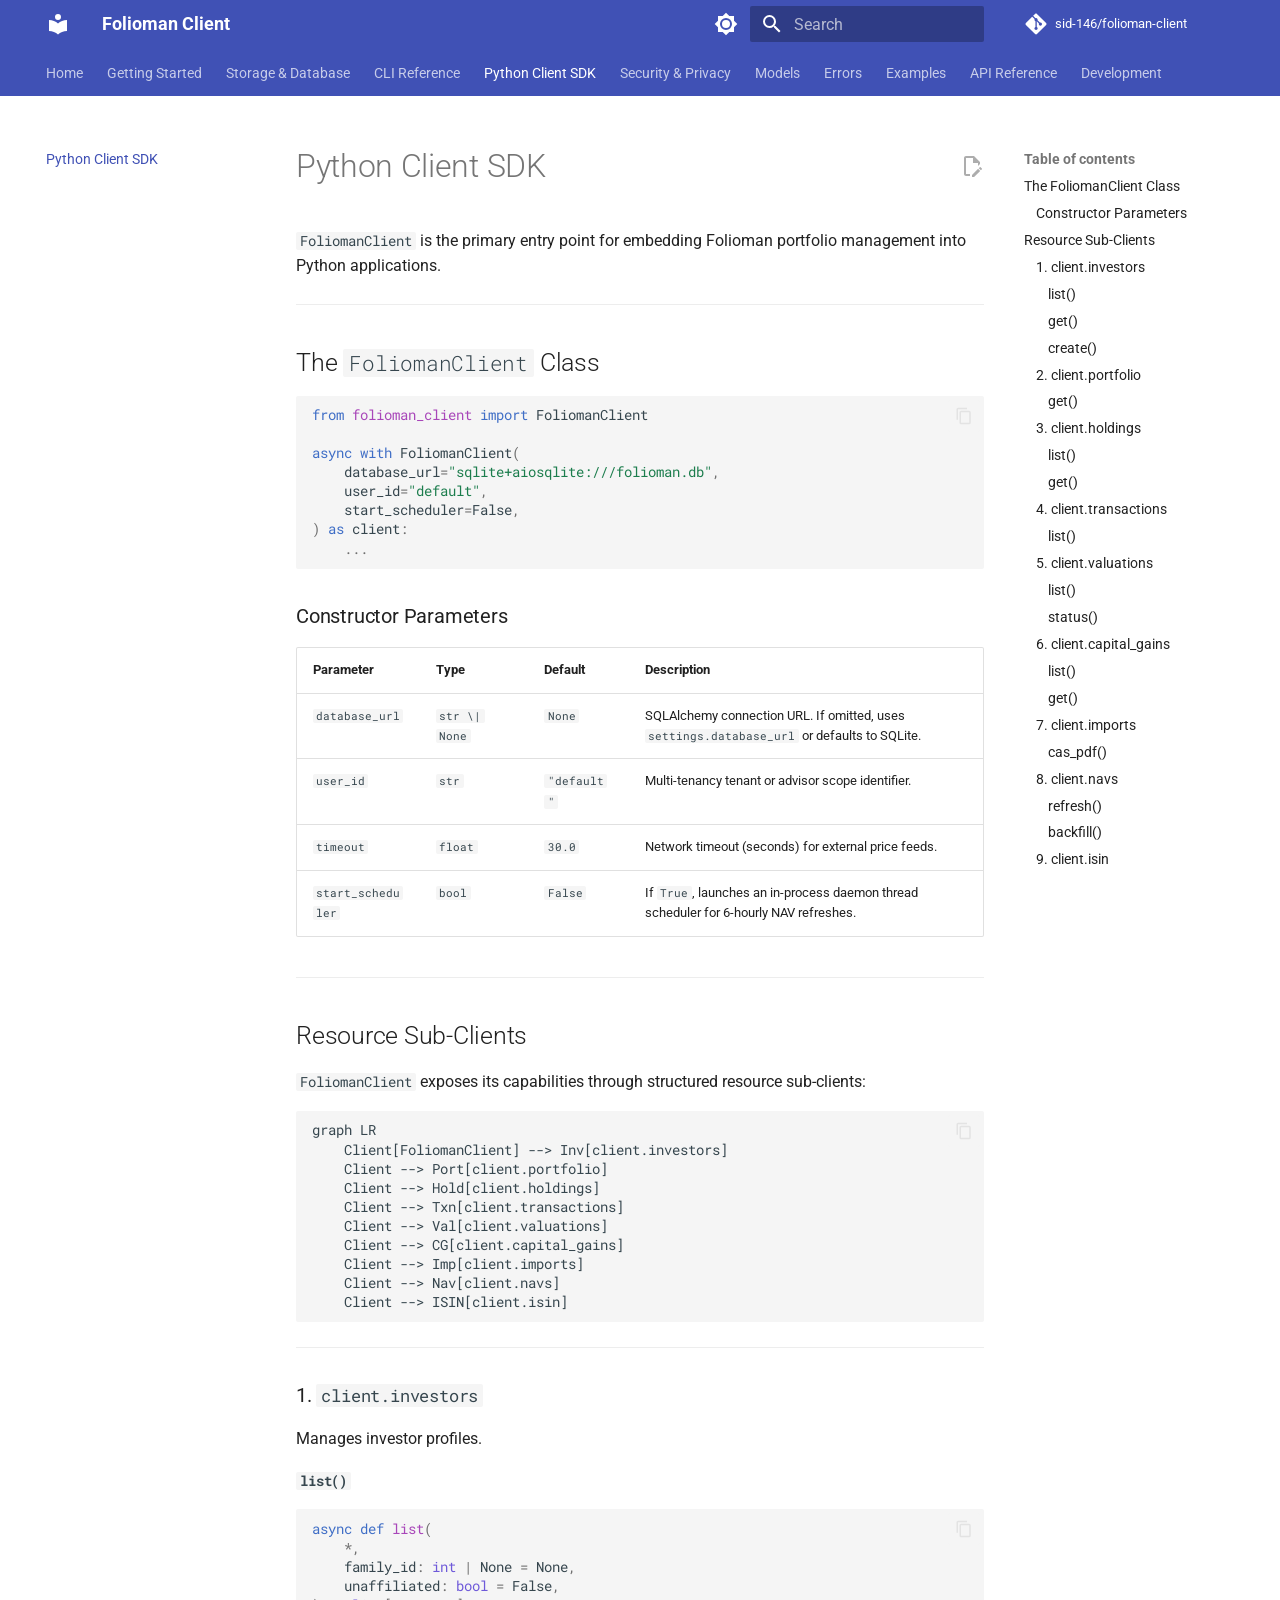
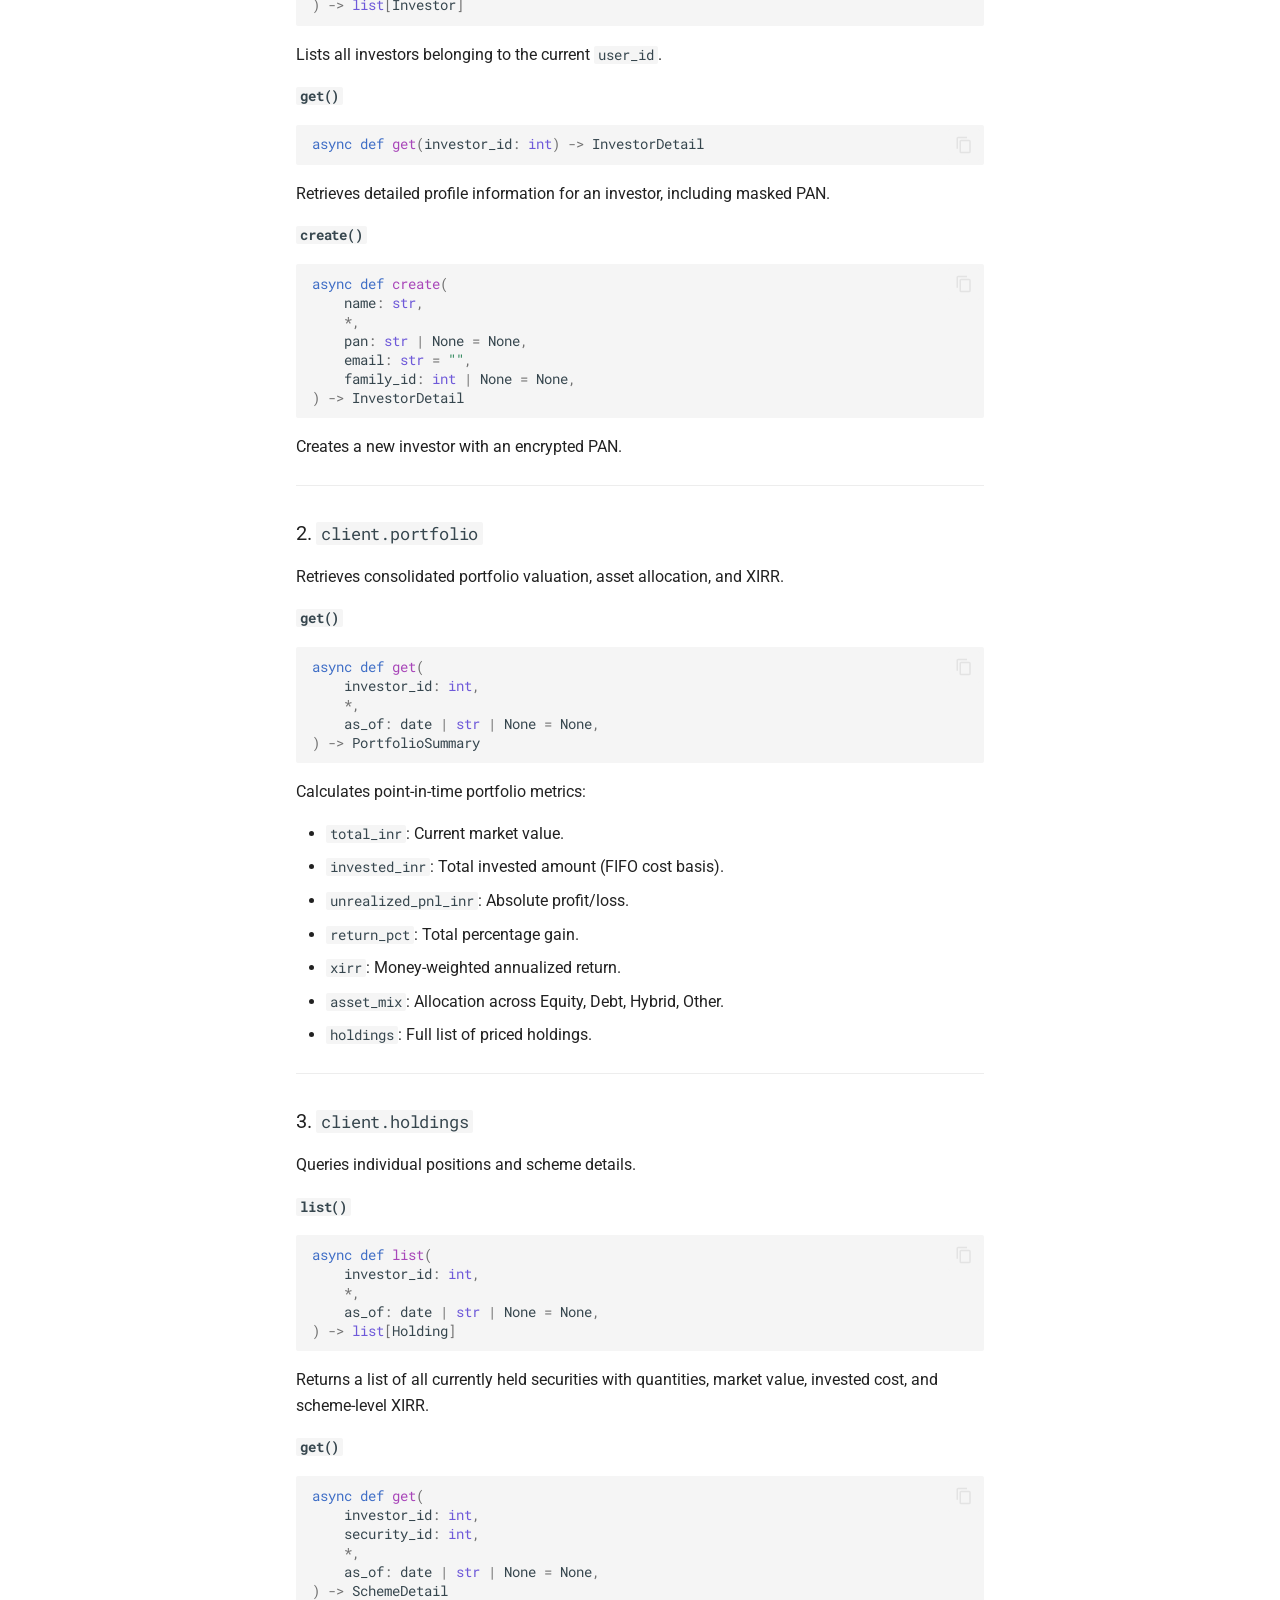
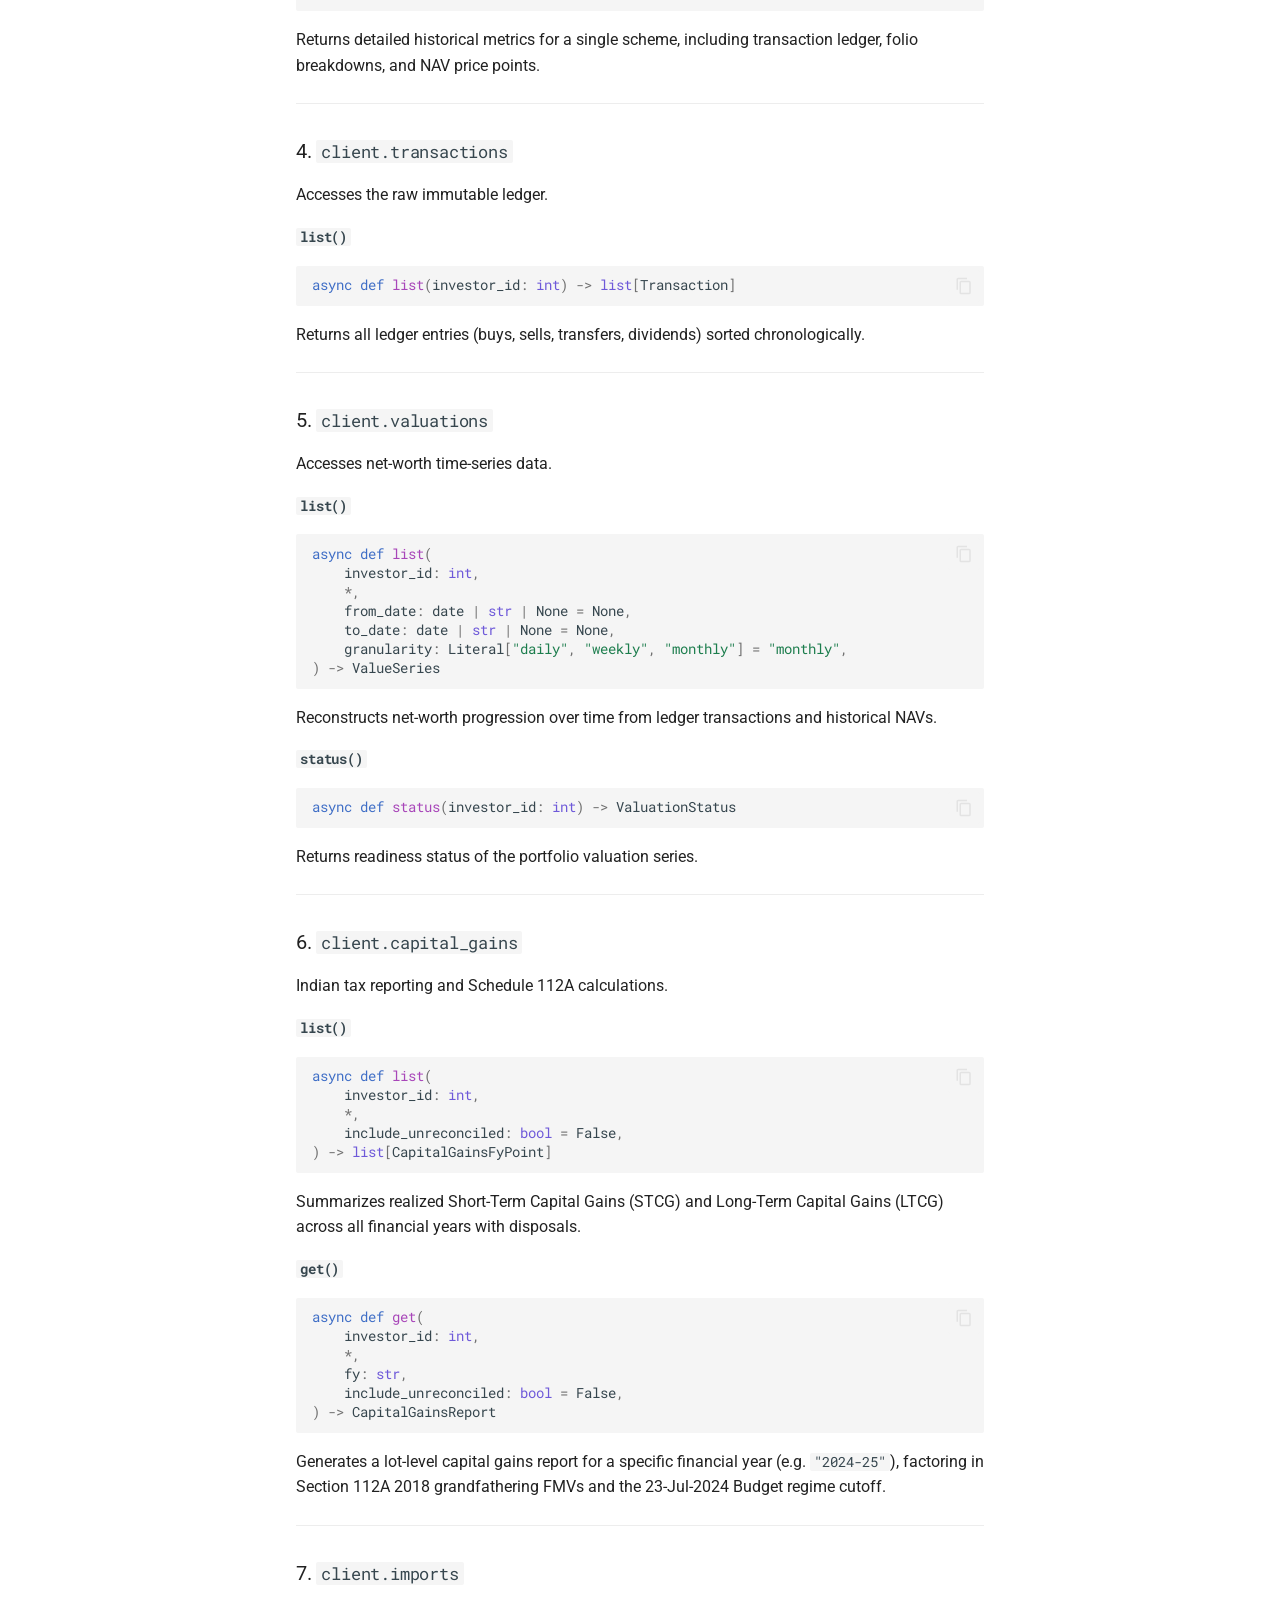
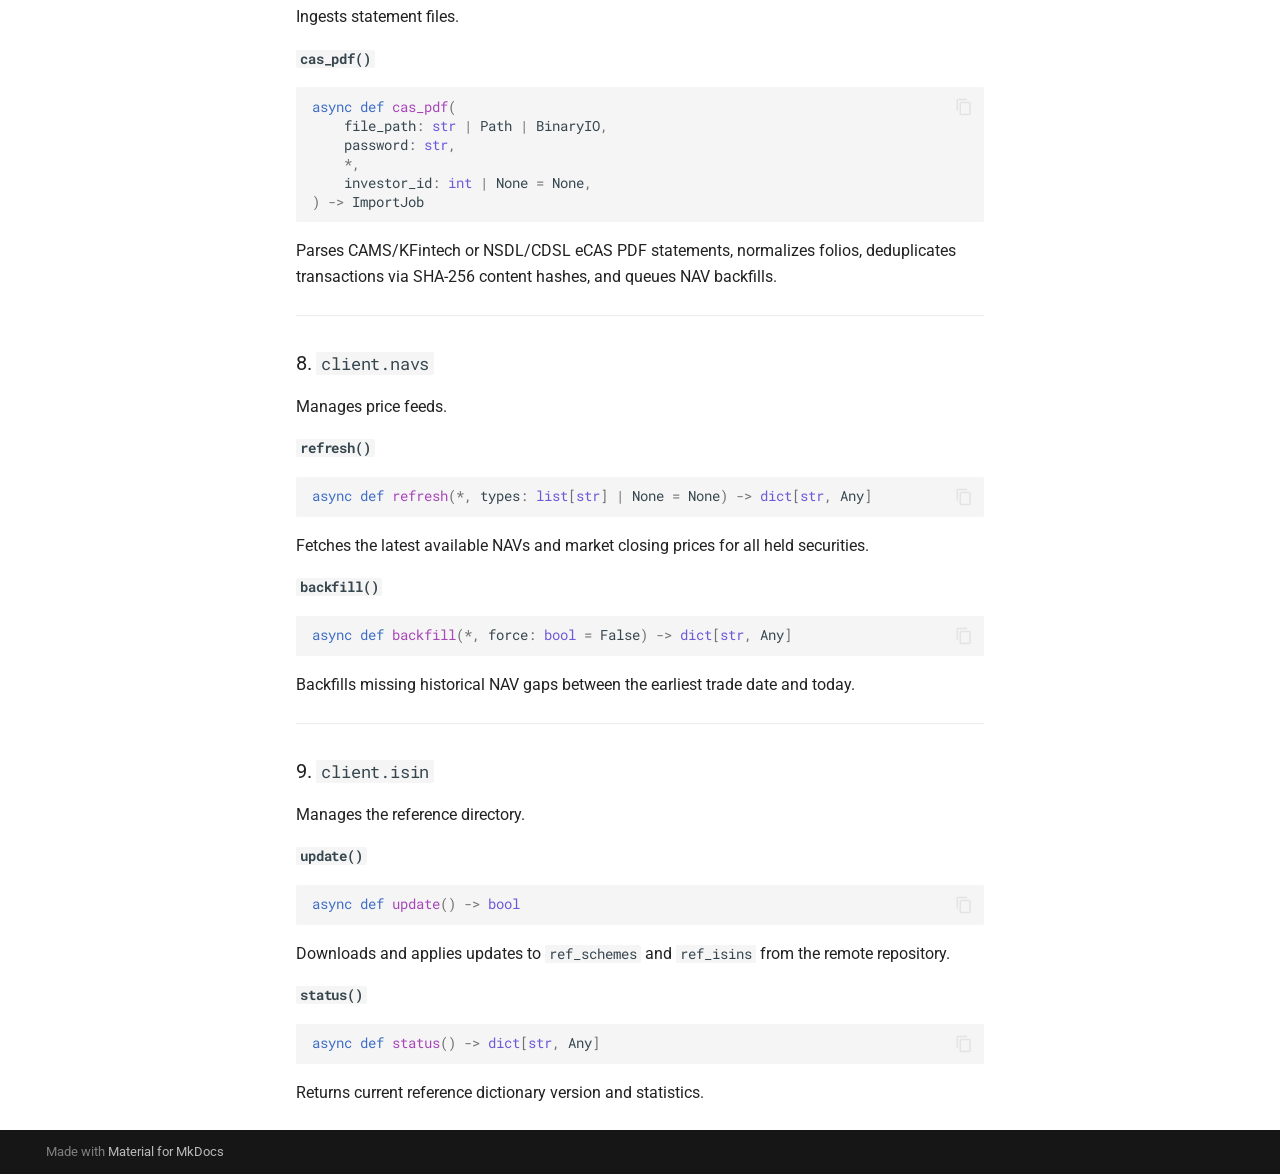
<file: client/index.html>
<!doctype html>
<html lang="en" class="no-js">
  <head>
    
      <meta charset="utf-8">
      <meta name="viewport" content="width=device-width,initial-scale=1">
      
        <meta name="description" content="Embedded typed Python portfolio engine and CLI for Indian mutual funds and equities.">
      
      
      
        <link rel="canonical" href="https://sid-146.github.io/folioman-client/client/">
      
      
        <link rel="prev" href="../cli/">
      
      
        <link rel="next" href="../security/">
      
      
        
      
      
      <link rel="icon" href="../assets/images/favicon.png">
      <meta name="generator" content="mkdocs-1.6.1, mkdocs-material-9.7.7">
    
    
      
        <title>Python Client SDK - Folioman Client</title>
      
    
    
      <link rel="stylesheet" href="../assets/stylesheets/main.ec1eaa64.min.css">
      
        
        <link rel="stylesheet" href="../assets/stylesheets/palette.ab4e12ef.min.css">
      
      


    
    
      
    
    
      
        
        
        <link rel="preconnect" href="https://fonts.gstatic.com" crossorigin>
        <link rel="stylesheet" href="https://fonts.googleapis.com/css?family=Roboto:300,300i,400,400i,700,700i%7CRoboto+Mono:400,400i,700,700i&display=fallback">
        <style>:root{--md-text-font:"Roboto";--md-code-font:"Roboto Mono"}</style>
      
    
    
      <link rel="stylesheet" href="../assets/_mkdocstrings.css">
    
    <script>__md_scope=new URL("..",location),__md_hash=e=>[...e].reduce(((e,_)=>(e<<5)-e+_.charCodeAt(0)),0),__md_get=(e,_=localStorage,t=__md_scope)=>JSON.parse(_.getItem(t.pathname+"."+e)),__md_set=(e,_,t=localStorage,a=__md_scope)=>{try{t.setItem(a.pathname+"."+e,JSON.stringify(_))}catch(e){}}</script>
    
      

    
    
  </head>
  
  
    
    
      
    
    
    
    
    <body dir="ltr" data-md-color-scheme="default" data-md-color-primary="indigo" data-md-color-accent="indigo">
  
    
    <input class="md-toggle" data-md-toggle="drawer" type="checkbox" id="__drawer" autocomplete="off">
    <input class="md-toggle" data-md-toggle="search" type="checkbox" id="__search" autocomplete="off">
    <label class="md-overlay" for="__drawer"></label>
    <div data-md-component="skip">
      
        
        <a href="#python-client-sdk" class="md-skip">
          Skip to content
        </a>
      
    </div>
    <div data-md-component="announce">
      
    </div>
    
    
      

<header class="md-header" data-md-component="header">
  <nav class="md-header__inner md-grid" aria-label="Header">
    <a href=".." title="Folioman Client" class="md-header__button md-logo" aria-label="Folioman Client" data-md-component="logo">
      
  
  <svg xmlns="http://www.w3.org/2000/svg" viewBox="0 0 24 24"><path d="M12 8a3 3 0 0 0 3-3 3 3 0 0 0-3-3 3 3 0 0 0-3 3 3 3 0 0 0 3 3m0 3.54C9.64 9.35 6.5 8 3 8v11c3.5 0 6.64 1.35 9 3.54 2.36-2.19 5.5-3.54 9-3.54V8c-3.5 0-6.64 1.35-9 3.54"/></svg>

    </a>
    <label class="md-header__button md-icon" for="__drawer">
      
      <svg xmlns="http://www.w3.org/2000/svg" viewBox="0 0 24 24"><path d="M3 6h18v2H3zm0 5h18v2H3zm0 5h18v2H3z"/></svg>
    </label>
    <div class="md-header__title" data-md-component="header-title">
      <div class="md-header__ellipsis">
        <div class="md-header__topic">
          <span class="md-ellipsis">
            Folioman Client
          </span>
        </div>
        <div class="md-header__topic" data-md-component="header-topic">
          <span class="md-ellipsis">
            
              Python Client SDK
            
          </span>
        </div>
      </div>
    </div>
    
      
        <form class="md-header__option" data-md-component="palette">
  
    
    
    
    <input class="md-option" data-md-color-media="" data-md-color-scheme="default" data-md-color-primary="indigo" data-md-color-accent="indigo"  aria-label="Switch to dark mode"  type="radio" name="__palette" id="__palette_0">
    
      <label class="md-header__button md-icon" title="Switch to dark mode" for="__palette_1" hidden>
        <svg xmlns="http://www.w3.org/2000/svg" viewBox="0 0 24 24"><path d="M12 8a4 4 0 0 0-4 4 4 4 0 0 0 4 4 4 4 0 0 0 4-4 4 4 0 0 0-4-4m0 10a6 6 0 0 1-6-6 6 6 0 0 1 6-6 6 6 0 0 1 6 6 6 6 0 0 1-6 6m8-9.31V4h-4.69L12 .69 8.69 4H4v4.69L.69 12 4 15.31V20h4.69L12 23.31 15.31 20H20v-4.69L23.31 12z"/></svg>
      </label>
    
  
    
    
    
    <input class="md-option" data-md-color-media="" data-md-color-scheme="slate" data-md-color-primary="indigo" data-md-color-accent="indigo"  aria-label="Switch to light mode"  type="radio" name="__palette" id="__palette_1">
    
      <label class="md-header__button md-icon" title="Switch to light mode" for="__palette_0" hidden>
        <svg xmlns="http://www.w3.org/2000/svg" viewBox="0 0 24 24"><path d="M12 18c-.89 0-1.74-.2-2.5-.55C11.56 16.5 13 14.42 13 12s-1.44-4.5-3.5-5.45C10.26 6.2 11.11 6 12 6a6 6 0 0 1 6 6 6 6 0 0 1-6 6m8-9.31V4h-4.69L12 .69 8.69 4H4v4.69L.69 12 4 15.31V20h4.69L12 23.31 15.31 20H20v-4.69L23.31 12z"/></svg>
      </label>
    
  
</form>
      
    
    
      <script>var palette=__md_get("__palette");if(palette&&palette.color){if("(prefers-color-scheme)"===palette.color.media){var media=matchMedia("(prefers-color-scheme: light)"),input=document.querySelector(media.matches?"[data-md-color-media='(prefers-color-scheme: light)']":"[data-md-color-media='(prefers-color-scheme: dark)']");palette.color.media=input.getAttribute("data-md-color-media"),palette.color.scheme=input.getAttribute("data-md-color-scheme"),palette.color.primary=input.getAttribute("data-md-color-primary"),palette.color.accent=input.getAttribute("data-md-color-accent")}for(var[key,value]of Object.entries(palette.color))document.body.setAttribute("data-md-color-"+key,value)}</script>
    
    
    
      
      
        <label class="md-header__button md-icon" for="__search">
          
          <svg xmlns="http://www.w3.org/2000/svg" viewBox="0 0 24 24"><path d="M9.5 3A6.5 6.5 0 0 1 16 9.5c0 1.61-.59 3.09-1.56 4.23l.27.27h.79l5 5-1.5 1.5-5-5v-.79l-.27-.27A6.52 6.52 0 0 1 9.5 16 6.5 6.5 0 0 1 3 9.5 6.5 6.5 0 0 1 9.5 3m0 2C7 5 5 7 5 9.5S7 14 9.5 14 14 12 14 9.5 12 5 9.5 5"/></svg>
        </label>
        <div class="md-search" data-md-component="search" role="dialog">
  <label class="md-search__overlay" for="__search"></label>
  <div class="md-search__inner" role="search">
    <form class="md-search__form" name="search">
      <input type="text" class="md-search__input" name="query" aria-label="Search" placeholder="Search" autocapitalize="off" autocorrect="off" autocomplete="off" spellcheck="false" data-md-component="search-query" required>
      <label class="md-search__icon md-icon" for="__search">
        
        <svg xmlns="http://www.w3.org/2000/svg" viewBox="0 0 24 24"><path d="M9.5 3A6.5 6.5 0 0 1 16 9.5c0 1.61-.59 3.09-1.56 4.23l.27.27h.79l5 5-1.5 1.5-5-5v-.79l-.27-.27A6.52 6.52 0 0 1 9.5 16 6.5 6.5 0 0 1 3 9.5 6.5 6.5 0 0 1 9.5 3m0 2C7 5 5 7 5 9.5S7 14 9.5 14 14 12 14 9.5 12 5 9.5 5"/></svg>
        
        <svg xmlns="http://www.w3.org/2000/svg" viewBox="0 0 24 24"><path d="M20 11v2H8l5.5 5.5-1.42 1.42L4.16 12l7.92-7.92L13.5 5.5 8 11z"/></svg>
      </label>
      <nav class="md-search__options" aria-label="Search">
        
        <button type="reset" class="md-search__icon md-icon" title="Clear" aria-label="Clear" tabindex="-1">
          
          <svg xmlns="http://www.w3.org/2000/svg" viewBox="0 0 24 24"><path d="M19 6.41 17.59 5 12 10.59 6.41 5 5 6.41 10.59 12 5 17.59 6.41 19 12 13.41 17.59 19 19 17.59 13.41 12z"/></svg>
        </button>
      </nav>
      
    </form>
    <div class="md-search__output">
      <div class="md-search__scrollwrap" tabindex="0" data-md-scrollfix>
        <div class="md-search-result" data-md-component="search-result">
          <div class="md-search-result__meta">
            Initializing search
          </div>
          <ol class="md-search-result__list" role="presentation"></ol>
        </div>
      </div>
    </div>
  </div>
</div>
      
    
    
      <div class="md-header__source">
        <a href="https://github.com/sid-146/folioman-client" title="Go to repository" class="md-source" data-md-component="source">
  <div class="md-source__icon md-icon">
    
    <svg xmlns="http://www.w3.org/2000/svg" viewBox="0 0 448 512"><!--! Font Awesome Free 7.1.0 by @fontawesome - https://fontawesome.com License - https://fontawesome.com/license/free (Icons: CC BY 4.0, Fonts: SIL OFL 1.1, Code: MIT License) Copyright 2025 Fonticons, Inc.--><path d="M439.6 236.1 244 40.5c-5.4-5.5-12.8-8.5-20.4-8.5s-15 3-20.4 8.4L162.5 81l51.5 51.5c27.1-9.1 52.7 16.8 43.4 43.7l49.7 49.7c34.2-11.8 61.2 31 35.5 56.7-26.5 26.5-70.2-2.9-56-37.3L240.3 199v121.9c25.3 12.5 22.3 41.8 9.1 55-6.4 6.4-15.2 10.1-24.3 10.1s-17.8-3.6-24.3-10.1c-17.6-17.6-11.1-46.9 11.2-56v-123c-20.8-8.5-24.6-30.7-18.6-45L142.6 101 8.5 235.1C3 240.6 0 247.9 0 255.5s3 15 8.5 20.4l195.6 195.7c5.4 5.4 12.7 8.4 20.4 8.4s15-3 20.4-8.4l194.7-194.7c5.4-5.4 8.4-12.8 8.4-20.4s-3-15-8.4-20.4"/></svg>
  </div>
  <div class="md-source__repository">
    sid-146/folioman-client
  </div>
</a>
      </div>
    
  </nav>
  
</header>
    
    <div class="md-container" data-md-component="container">
      
      
        
          
            
<nav class="md-tabs" aria-label="Tabs" data-md-component="tabs">
  <div class="md-grid">
    <ul class="md-tabs__list">
      
        
  
  
  
  
    <li class="md-tabs__item">
      <a href=".." class="md-tabs__link">
        
  
  
    
  
  Home

      </a>
    </li>
  

      
        
  
  
  
  
    <li class="md-tabs__item">
      <a href="../getting-started/" class="md-tabs__link">
        
  
  
    
  
  Getting Started

      </a>
    </li>
  

      
        
  
  
  
  
    <li class="md-tabs__item">
      <a href="../configuration/" class="md-tabs__link">
        
  
  
    
  
  Storage & Database

      </a>
    </li>
  

      
        
  
  
  
  
    <li class="md-tabs__item">
      <a href="../cli/" class="md-tabs__link">
        
  
  
    
  
  CLI Reference

      </a>
    </li>
  

      
        
  
  
  
    
  
  
    <li class="md-tabs__item md-tabs__item--active">
      <a href="./" class="md-tabs__link">
        
  
  
    
  
  Python Client SDK

      </a>
    </li>
  

      
        
  
  
  
  
    <li class="md-tabs__item">
      <a href="../security/" class="md-tabs__link">
        
  
  
    
  
  Security & Privacy

      </a>
    </li>
  

      
        
  
  
  
  
    <li class="md-tabs__item">
      <a href="../models/" class="md-tabs__link">
        
  
  
    
  
  Models

      </a>
    </li>
  

      
        
  
  
  
  
    <li class="md-tabs__item">
      <a href="../errors/" class="md-tabs__link">
        
  
  
    
  
  Errors

      </a>
    </li>
  

      
        
  
  
  
  
    <li class="md-tabs__item">
      <a href="../examples/" class="md-tabs__link">
        
  
  
    
  
  Examples

      </a>
    </li>
  

      
        
  
  
  
  
    <li class="md-tabs__item">
      <a href="../api-reference/" class="md-tabs__link">
        
  
  
    
  
  API Reference

      </a>
    </li>
  

      
        
  
  
  
  
    <li class="md-tabs__item">
      <a href="../development/" class="md-tabs__link">
        
  
  
    
  
  Development

      </a>
    </li>
  

      
    </ul>
  </div>
</nav>
          
        
      
      <main class="md-main" data-md-component="main">
        <div class="md-main__inner md-grid">
          
            
              
              <div class="md-sidebar md-sidebar--primary" data-md-component="sidebar" data-md-type="navigation" >
                <div class="md-sidebar__scrollwrap">
                  <div class="md-sidebar__inner">
                    


  


<nav class="md-nav md-nav--primary md-nav--lifted" aria-label="Navigation" data-md-level="0">
  <label class="md-nav__title" for="__drawer">
    <a href=".." title="Folioman Client" class="md-nav__button md-logo" aria-label="Folioman Client" data-md-component="logo">
      
  
  <svg xmlns="http://www.w3.org/2000/svg" viewBox="0 0 24 24"><path d="M12 8a3 3 0 0 0 3-3 3 3 0 0 0-3-3 3 3 0 0 0-3 3 3 3 0 0 0 3 3m0 3.54C9.64 9.35 6.5 8 3 8v11c3.5 0 6.64 1.35 9 3.54 2.36-2.19 5.5-3.54 9-3.54V8c-3.5 0-6.64 1.35-9 3.54"/></svg>

    </a>
    Folioman Client
  </label>
  
    <div class="md-nav__source">
      <a href="https://github.com/sid-146/folioman-client" title="Go to repository" class="md-source" data-md-component="source">
  <div class="md-source__icon md-icon">
    
    <svg xmlns="http://www.w3.org/2000/svg" viewBox="0 0 448 512"><!--! Font Awesome Free 7.1.0 by @fontawesome - https://fontawesome.com License - https://fontawesome.com/license/free (Icons: CC BY 4.0, Fonts: SIL OFL 1.1, Code: MIT License) Copyright 2025 Fonticons, Inc.--><path d="M439.6 236.1 244 40.5c-5.4-5.5-12.8-8.5-20.4-8.5s-15 3-20.4 8.4L162.5 81l51.5 51.5c27.1-9.1 52.7 16.8 43.4 43.7l49.7 49.7c34.2-11.8 61.2 31 35.5 56.7-26.5 26.5-70.2-2.9-56-37.3L240.3 199v121.9c25.3 12.5 22.3 41.8 9.1 55-6.4 6.4-15.2 10.1-24.3 10.1s-17.8-3.6-24.3-10.1c-17.6-17.6-11.1-46.9 11.2-56v-123c-20.8-8.5-24.6-30.7-18.6-45L142.6 101 8.5 235.1C3 240.6 0 247.9 0 255.5s3 15 8.5 20.4l195.6 195.7c5.4 5.4 12.7 8.4 20.4 8.4s15-3 20.4-8.4l194.7-194.7c5.4-5.4 8.4-12.8 8.4-20.4s-3-15-8.4-20.4"/></svg>
  </div>
  <div class="md-source__repository">
    sid-146/folioman-client
  </div>
</a>
    </div>
  
  <ul class="md-nav__list" data-md-scrollfix>
    
      
      
  
  
  
  
    <li class="md-nav__item">
      <a href=".." class="md-nav__link">
        
  
  
  <span class="md-ellipsis">
    
  
    Home
  

    
  </span>
  
  

      </a>
    </li>
  

    
      
      
  
  
  
  
    <li class="md-nav__item">
      <a href="../getting-started/" class="md-nav__link">
        
  
  
  <span class="md-ellipsis">
    
  
    Getting Started
  

    
  </span>
  
  

      </a>
    </li>
  

    
      
      
  
  
  
  
    <li class="md-nav__item">
      <a href="../configuration/" class="md-nav__link">
        
  
  
  <span class="md-ellipsis">
    
  
    Storage & Database
  

    
  </span>
  
  

      </a>
    </li>
  

    
      
      
  
  
  
  
    <li class="md-nav__item">
      <a href="../cli/" class="md-nav__link">
        
  
  
  <span class="md-ellipsis">
    
  
    CLI Reference
  

    
  </span>
  
  

      </a>
    </li>
  

    
      
      
  
  
    
  
  
  
    <li class="md-nav__item md-nav__item--active">
      
      <input class="md-nav__toggle md-toggle" type="checkbox" id="__toc">
      
      
        
      
      
        <label class="md-nav__link md-nav__link--active" for="__toc">
          
  
  
  <span class="md-ellipsis">
    
  
    Python Client SDK
  

    
  </span>
  
  

          <span class="md-nav__icon md-icon"></span>
        </label>
      
      <a href="./" class="md-nav__link md-nav__link--active">
        
  
  
  <span class="md-ellipsis">
    
  
    Python Client SDK
  

    
  </span>
  
  

      </a>
      
        

<nav class="md-nav md-nav--secondary" aria-label="Table of contents">
  
  
  
    
  
  
    <label class="md-nav__title" for="__toc">
      <span class="md-nav__icon md-icon"></span>
      Table of contents
    </label>
    <ul class="md-nav__list" data-md-component="toc" data-md-scrollfix>
      
        <li class="md-nav__item">
  <a href="#the-foliomanclient-class" class="md-nav__link">
    <span class="md-ellipsis">
      
        The FoliomanClient Class
      
    </span>
  </a>
  
    <nav class="md-nav" aria-label="The FoliomanClient Class">
      <ul class="md-nav__list">
        
          <li class="md-nav__item">
  <a href="#constructor-parameters" class="md-nav__link">
    <span class="md-ellipsis">
      
        Constructor Parameters
      
    </span>
  </a>
  
</li>
        
      </ul>
    </nav>
  
</li>
      
        <li class="md-nav__item">
  <a href="#resource-sub-clients" class="md-nav__link">
    <span class="md-ellipsis">
      
        Resource Sub-Clients
      
    </span>
  </a>
  
    <nav class="md-nav" aria-label="Resource Sub-Clients">
      <ul class="md-nav__list">
        
          <li class="md-nav__item">
  <a href="#1-clientinvestors" class="md-nav__link">
    <span class="md-ellipsis">
      
        1. client.investors
      
    </span>
  </a>
  
    <nav class="md-nav" aria-label="1. client.investors">
      <ul class="md-nav__list">
        
          <li class="md-nav__item">
  <a href="#list" class="md-nav__link">
    <span class="md-ellipsis">
      
        list()
      
    </span>
  </a>
  
</li>
        
          <li class="md-nav__item">
  <a href="#get" class="md-nav__link">
    <span class="md-ellipsis">
      
        get()
      
    </span>
  </a>
  
</li>
        
          <li class="md-nav__item">
  <a href="#create" class="md-nav__link">
    <span class="md-ellipsis">
      
        create()
      
    </span>
  </a>
  
</li>
        
      </ul>
    </nav>
  
</li>
        
          <li class="md-nav__item">
  <a href="#2-clientportfolio" class="md-nav__link">
    <span class="md-ellipsis">
      
        2. client.portfolio
      
    </span>
  </a>
  
    <nav class="md-nav" aria-label="2. client.portfolio">
      <ul class="md-nav__list">
        
          <li class="md-nav__item">
  <a href="#get_1" class="md-nav__link">
    <span class="md-ellipsis">
      
        get()
      
    </span>
  </a>
  
</li>
        
      </ul>
    </nav>
  
</li>
        
          <li class="md-nav__item">
  <a href="#3-clientholdings" class="md-nav__link">
    <span class="md-ellipsis">
      
        3. client.holdings
      
    </span>
  </a>
  
    <nav class="md-nav" aria-label="3. client.holdings">
      <ul class="md-nav__list">
        
          <li class="md-nav__item">
  <a href="#list_1" class="md-nav__link">
    <span class="md-ellipsis">
      
        list()
      
    </span>
  </a>
  
</li>
        
          <li class="md-nav__item">
  <a href="#get_2" class="md-nav__link">
    <span class="md-ellipsis">
      
        get()
      
    </span>
  </a>
  
</li>
        
      </ul>
    </nav>
  
</li>
        
          <li class="md-nav__item">
  <a href="#4-clienttransactions" class="md-nav__link">
    <span class="md-ellipsis">
      
        4. client.transactions
      
    </span>
  </a>
  
    <nav class="md-nav" aria-label="4. client.transactions">
      <ul class="md-nav__list">
        
          <li class="md-nav__item">
  <a href="#list_2" class="md-nav__link">
    <span class="md-ellipsis">
      
        list()
      
    </span>
  </a>
  
</li>
        
      </ul>
    </nav>
  
</li>
        
          <li class="md-nav__item">
  <a href="#5-clientvaluations" class="md-nav__link">
    <span class="md-ellipsis">
      
        5. client.valuations
      
    </span>
  </a>
  
    <nav class="md-nav" aria-label="5. client.valuations">
      <ul class="md-nav__list">
        
          <li class="md-nav__item">
  <a href="#list_3" class="md-nav__link">
    <span class="md-ellipsis">
      
        list()
      
    </span>
  </a>
  
</li>
        
          <li class="md-nav__item">
  <a href="#status" class="md-nav__link">
    <span class="md-ellipsis">
      
        status()
      
    </span>
  </a>
  
</li>
        
      </ul>
    </nav>
  
</li>
        
          <li class="md-nav__item">
  <a href="#6-clientcapital_gains" class="md-nav__link">
    <span class="md-ellipsis">
      
        6. client.capital_gains
      
    </span>
  </a>
  
    <nav class="md-nav" aria-label="6. client.capital_gains">
      <ul class="md-nav__list">
        
          <li class="md-nav__item">
  <a href="#list_4" class="md-nav__link">
    <span class="md-ellipsis">
      
        list()
      
    </span>
  </a>
  
</li>
        
          <li class="md-nav__item">
  <a href="#get_3" class="md-nav__link">
    <span class="md-ellipsis">
      
        get()
      
    </span>
  </a>
  
</li>
        
      </ul>
    </nav>
  
</li>
        
          <li class="md-nav__item">
  <a href="#7-clientimports" class="md-nav__link">
    <span class="md-ellipsis">
      
        7. client.imports
      
    </span>
  </a>
  
    <nav class="md-nav" aria-label="7. client.imports">
      <ul class="md-nav__list">
        
          <li class="md-nav__item">
  <a href="#cas_pdf" class="md-nav__link">
    <span class="md-ellipsis">
      
        cas_pdf()
      
    </span>
  </a>
  
</li>
        
      </ul>
    </nav>
  
</li>
        
          <li class="md-nav__item">
  <a href="#8-clientnavs" class="md-nav__link">
    <span class="md-ellipsis">
      
        8. client.navs
      
    </span>
  </a>
  
    <nav class="md-nav" aria-label="8. client.navs">
      <ul class="md-nav__list">
        
          <li class="md-nav__item">
  <a href="#refresh" class="md-nav__link">
    <span class="md-ellipsis">
      
        refresh()
      
    </span>
  </a>
  
</li>
        
          <li class="md-nav__item">
  <a href="#backfill" class="md-nav__link">
    <span class="md-ellipsis">
      
        backfill()
      
    </span>
  </a>
  
</li>
        
      </ul>
    </nav>
  
</li>
        
          <li class="md-nav__item">
  <a href="#9-clientisin" class="md-nav__link">
    <span class="md-ellipsis">
      
        9. client.isin
      
    </span>
  </a>
  
    <nav class="md-nav" aria-label="9. client.isin">
      <ul class="md-nav__list">
        
          <li class="md-nav__item">
  <a href="#update" class="md-nav__link">
    <span class="md-ellipsis">
      
        update()
      
    </span>
  </a>
  
</li>
        
          <li class="md-nav__item">
  <a href="#status_1" class="md-nav__link">
    <span class="md-ellipsis">
      
        status()
      
    </span>
  </a>
  
</li>
        
      </ul>
    </nav>
  
</li>
        
      </ul>
    </nav>
  
</li>
      
    </ul>
  
</nav>
      
    </li>
  

    
      
      
  
  
  
  
    <li class="md-nav__item">
      <a href="../security/" class="md-nav__link">
        
  
  
  <span class="md-ellipsis">
    
  
    Security & Privacy
  

    
  </span>
  
  

      </a>
    </li>
  

    
      
      
  
  
  
  
    <li class="md-nav__item">
      <a href="../models/" class="md-nav__link">
        
  
  
  <span class="md-ellipsis">
    
  
    Models
  

    
  </span>
  
  

      </a>
    </li>
  

    
      
      
  
  
  
  
    <li class="md-nav__item">
      <a href="../errors/" class="md-nav__link">
        
  
  
  <span class="md-ellipsis">
    
  
    Errors
  

    
  </span>
  
  

      </a>
    </li>
  

    
      
      
  
  
  
  
    <li class="md-nav__item">
      <a href="../examples/" class="md-nav__link">
        
  
  
  <span class="md-ellipsis">
    
  
    Examples
  

    
  </span>
  
  

      </a>
    </li>
  

    
      
      
  
  
  
  
    <li class="md-nav__item">
      <a href="../api-reference/" class="md-nav__link">
        
  
  
  <span class="md-ellipsis">
    
  
    API Reference
  

    
  </span>
  
  

      </a>
    </li>
  

    
      
      
  
  
  
  
    <li class="md-nav__item">
      <a href="../development/" class="md-nav__link">
        
  
  
  <span class="md-ellipsis">
    
  
    Development
  

    
  </span>
  
  

      </a>
    </li>
  

    
  </ul>
</nav>
                  </div>
                </div>
              </div>
            
            
              
              <div class="md-sidebar md-sidebar--secondary" data-md-component="sidebar" data-md-type="toc" >
                <div class="md-sidebar__scrollwrap">
                  <div class="md-sidebar__inner">
                    

<nav class="md-nav md-nav--secondary" aria-label="Table of contents">
  
  
  
    
  
  
    <label class="md-nav__title" for="__toc">
      <span class="md-nav__icon md-icon"></span>
      Table of contents
    </label>
    <ul class="md-nav__list" data-md-component="toc" data-md-scrollfix>
      
        <li class="md-nav__item">
  <a href="#the-foliomanclient-class" class="md-nav__link">
    <span class="md-ellipsis">
      
        The FoliomanClient Class
      
    </span>
  </a>
  
    <nav class="md-nav" aria-label="The FoliomanClient Class">
      <ul class="md-nav__list">
        
          <li class="md-nav__item">
  <a href="#constructor-parameters" class="md-nav__link">
    <span class="md-ellipsis">
      
        Constructor Parameters
      
    </span>
  </a>
  
</li>
        
      </ul>
    </nav>
  
</li>
      
        <li class="md-nav__item">
  <a href="#resource-sub-clients" class="md-nav__link">
    <span class="md-ellipsis">
      
        Resource Sub-Clients
      
    </span>
  </a>
  
    <nav class="md-nav" aria-label="Resource Sub-Clients">
      <ul class="md-nav__list">
        
          <li class="md-nav__item">
  <a href="#1-clientinvestors" class="md-nav__link">
    <span class="md-ellipsis">
      
        1. client.investors
      
    </span>
  </a>
  
    <nav class="md-nav" aria-label="1. client.investors">
      <ul class="md-nav__list">
        
          <li class="md-nav__item">
  <a href="#list" class="md-nav__link">
    <span class="md-ellipsis">
      
        list()
      
    </span>
  </a>
  
</li>
        
          <li class="md-nav__item">
  <a href="#get" class="md-nav__link">
    <span class="md-ellipsis">
      
        get()
      
    </span>
  </a>
  
</li>
        
          <li class="md-nav__item">
  <a href="#create" class="md-nav__link">
    <span class="md-ellipsis">
      
        create()
      
    </span>
  </a>
  
</li>
        
      </ul>
    </nav>
  
</li>
        
          <li class="md-nav__item">
  <a href="#2-clientportfolio" class="md-nav__link">
    <span class="md-ellipsis">
      
        2. client.portfolio
      
    </span>
  </a>
  
    <nav class="md-nav" aria-label="2. client.portfolio">
      <ul class="md-nav__list">
        
          <li class="md-nav__item">
  <a href="#get_1" class="md-nav__link">
    <span class="md-ellipsis">
      
        get()
      
    </span>
  </a>
  
</li>
        
      </ul>
    </nav>
  
</li>
        
          <li class="md-nav__item">
  <a href="#3-clientholdings" class="md-nav__link">
    <span class="md-ellipsis">
      
        3. client.holdings
      
    </span>
  </a>
  
    <nav class="md-nav" aria-label="3. client.holdings">
      <ul class="md-nav__list">
        
          <li class="md-nav__item">
  <a href="#list_1" class="md-nav__link">
    <span class="md-ellipsis">
      
        list()
      
    </span>
  </a>
  
</li>
        
          <li class="md-nav__item">
  <a href="#get_2" class="md-nav__link">
    <span class="md-ellipsis">
      
        get()
      
    </span>
  </a>
  
</li>
        
      </ul>
    </nav>
  
</li>
        
          <li class="md-nav__item">
  <a href="#4-clienttransactions" class="md-nav__link">
    <span class="md-ellipsis">
      
        4. client.transactions
      
    </span>
  </a>
  
    <nav class="md-nav" aria-label="4. client.transactions">
      <ul class="md-nav__list">
        
          <li class="md-nav__item">
  <a href="#list_2" class="md-nav__link">
    <span class="md-ellipsis">
      
        list()
      
    </span>
  </a>
  
</li>
        
      </ul>
    </nav>
  
</li>
        
          <li class="md-nav__item">
  <a href="#5-clientvaluations" class="md-nav__link">
    <span class="md-ellipsis">
      
        5. client.valuations
      
    </span>
  </a>
  
    <nav class="md-nav" aria-label="5. client.valuations">
      <ul class="md-nav__list">
        
          <li class="md-nav__item">
  <a href="#list_3" class="md-nav__link">
    <span class="md-ellipsis">
      
        list()
      
    </span>
  </a>
  
</li>
        
          <li class="md-nav__item">
  <a href="#status" class="md-nav__link">
    <span class="md-ellipsis">
      
        status()
      
    </span>
  </a>
  
</li>
        
      </ul>
    </nav>
  
</li>
        
          <li class="md-nav__item">
  <a href="#6-clientcapital_gains" class="md-nav__link">
    <span class="md-ellipsis">
      
        6. client.capital_gains
      
    </span>
  </a>
  
    <nav class="md-nav" aria-label="6. client.capital_gains">
      <ul class="md-nav__list">
        
          <li class="md-nav__item">
  <a href="#list_4" class="md-nav__link">
    <span class="md-ellipsis">
      
        list()
      
    </span>
  </a>
  
</li>
        
          <li class="md-nav__item">
  <a href="#get_3" class="md-nav__link">
    <span class="md-ellipsis">
      
        get()
      
    </span>
  </a>
  
</li>
        
      </ul>
    </nav>
  
</li>
        
          <li class="md-nav__item">
  <a href="#7-clientimports" class="md-nav__link">
    <span class="md-ellipsis">
      
        7. client.imports
      
    </span>
  </a>
  
    <nav class="md-nav" aria-label="7. client.imports">
      <ul class="md-nav__list">
        
          <li class="md-nav__item">
  <a href="#cas_pdf" class="md-nav__link">
    <span class="md-ellipsis">
      
        cas_pdf()
      
    </span>
  </a>
  
</li>
        
      </ul>
    </nav>
  
</li>
        
          <li class="md-nav__item">
  <a href="#8-clientnavs" class="md-nav__link">
    <span class="md-ellipsis">
      
        8. client.navs
      
    </span>
  </a>
  
    <nav class="md-nav" aria-label="8. client.navs">
      <ul class="md-nav__list">
        
          <li class="md-nav__item">
  <a href="#refresh" class="md-nav__link">
    <span class="md-ellipsis">
      
        refresh()
      
    </span>
  </a>
  
</li>
        
          <li class="md-nav__item">
  <a href="#backfill" class="md-nav__link">
    <span class="md-ellipsis">
      
        backfill()
      
    </span>
  </a>
  
</li>
        
      </ul>
    </nav>
  
</li>
        
          <li class="md-nav__item">
  <a href="#9-clientisin" class="md-nav__link">
    <span class="md-ellipsis">
      
        9. client.isin
      
    </span>
  </a>
  
    <nav class="md-nav" aria-label="9. client.isin">
      <ul class="md-nav__list">
        
          <li class="md-nav__item">
  <a href="#update" class="md-nav__link">
    <span class="md-ellipsis">
      
        update()
      
    </span>
  </a>
  
</li>
        
          <li class="md-nav__item">
  <a href="#status_1" class="md-nav__link">
    <span class="md-ellipsis">
      
        status()
      
    </span>
  </a>
  
</li>
        
      </ul>
    </nav>
  
</li>
        
      </ul>
    </nav>
  
</li>
      
    </ul>
  
</nav>
                  </div>
                </div>
              </div>
            
          
          
            <div class="md-content" data-md-component="content">
              
              <article class="md-content__inner md-typeset">
                
                  


  
    <a href="https://github.com/sid-146/folioman-client/edit/main/docs/client.md" title="Edit this page" class="md-content__button md-icon" rel="edit">
      
      <svg xmlns="http://www.w3.org/2000/svg" viewBox="0 0 24 24"><path d="M10 20H6V4h7v5h5v3.1l2-2V8l-6-6H6c-1.1 0-2 .9-2 2v16c0 1.1.9 2 2 2h4zm10.2-7c.1 0 .3.1.4.2l1.3 1.3c.2.2.2.6 0 .8l-1 1-2.1-2.1 1-1c.1-.1.2-.2.4-.2m0 3.9L14.1 23H12v-2.1l6.1-6.1z"/></svg>
    </a>
  
  


<h1 id="python-client-sdk">Python Client SDK<a class="headerlink" href="#python-client-sdk" title="Permanent link">&para;</a></h1>
<p><code>FoliomanClient</code> is the primary entry point for embedding Folioman portfolio management into Python applications.</p>
<hr />
<h2 id="the-foliomanclient-class">The <code>FoliomanClient</code> Class<a class="headerlink" href="#the-foliomanclient-class" title="Permanent link">&para;</a></h2>
<div class="language-python highlight"><pre><span></span><code><span id="__span-0-1"><a id="__codelineno-0-1" name="__codelineno-0-1" href="#__codelineno-0-1"></a><span class="kn">from</span><span class="w"> </span><span class="nn">folioman_client</span><span class="w"> </span><span class="kn">import</span> <span class="n">FoliomanClient</span>
</span><span id="__span-0-2"><a id="__codelineno-0-2" name="__codelineno-0-2" href="#__codelineno-0-2"></a>
</span><span id="__span-0-3"><a id="__codelineno-0-3" name="__codelineno-0-3" href="#__codelineno-0-3"></a><span class="k">async</span> <span class="k">with</span> <span class="n">FoliomanClient</span><span class="p">(</span>
</span><span id="__span-0-4"><a id="__codelineno-0-4" name="__codelineno-0-4" href="#__codelineno-0-4"></a>    <span class="n">database_url</span><span class="o">=</span><span class="s2">"sqlite+aiosqlite:///folioman.db"</span><span class="p">,</span>
</span><span id="__span-0-5"><a id="__codelineno-0-5" name="__codelineno-0-5" href="#__codelineno-0-5"></a>    <span class="n">user_id</span><span class="o">=</span><span class="s2">"default"</span><span class="p">,</span>
</span><span id="__span-0-6"><a id="__codelineno-0-6" name="__codelineno-0-6" href="#__codelineno-0-6"></a>    <span class="n">start_scheduler</span><span class="o">=</span><span class="kc">False</span><span class="p">,</span>
</span><span id="__span-0-7"><a id="__codelineno-0-7" name="__codelineno-0-7" href="#__codelineno-0-7"></a><span class="p">)</span> <span class="k">as</span> <span class="n">client</span><span class="p">:</span>
</span><span id="__span-0-8"><a id="__codelineno-0-8" name="__codelineno-0-8" href="#__codelineno-0-8"></a>    <span class="o">...</span>
</span></code></pre></div>
<h3 id="constructor-parameters">Constructor Parameters<a class="headerlink" href="#constructor-parameters" title="Permanent link">&para;</a></h3>
<table>
<thead>
<tr>
<th style="text-align: left;">Parameter</th>
<th style="text-align: left;">Type</th>
<th style="text-align: left;">Default</th>
<th style="text-align: left;">Description</th>
</tr>
</thead>
<tbody>
<tr>
<td style="text-align: left;"><code>database_url</code></td>
<td style="text-align: left;"><code>str \| None</code></td>
<td style="text-align: left;"><code>None</code></td>
<td style="text-align: left;">SQLAlchemy connection URL. If omitted, uses <code>settings.database_url</code> or defaults to SQLite.</td>
</tr>
<tr>
<td style="text-align: left;"><code>user_id</code></td>
<td style="text-align: left;"><code>str</code></td>
<td style="text-align: left;"><code>"default"</code></td>
<td style="text-align: left;">Multi-tenancy tenant or advisor scope identifier.</td>
</tr>
<tr>
<td style="text-align: left;"><code>timeout</code></td>
<td style="text-align: left;"><code>float</code></td>
<td style="text-align: left;"><code>30.0</code></td>
<td style="text-align: left;">Network timeout (seconds) for external price feeds.</td>
</tr>
<tr>
<td style="text-align: left;"><code>start_scheduler</code></td>
<td style="text-align: left;"><code>bool</code></td>
<td style="text-align: left;"><code>False</code></td>
<td style="text-align: left;">If <code>True</code>, launches an in-process daemon thread scheduler for 6-hourly NAV refreshes.</td>
</tr>
</tbody>
</table>
<hr />
<h2 id="resource-sub-clients">Resource Sub-Clients<a class="headerlink" href="#resource-sub-clients" title="Permanent link">&para;</a></h2>
<p><code>FoliomanClient</code> exposes its capabilities through structured resource sub-clients:</p>
<div class="language-text highlight"><pre><span></span><code><span id="__span-1-1"><a id="__codelineno-1-1" name="__codelineno-1-1" href="#__codelineno-1-1"></a>graph LR
</span><span id="__span-1-2"><a id="__codelineno-1-2" name="__codelineno-1-2" href="#__codelineno-1-2"></a>    Client[FoliomanClient] --&gt; Inv[client.investors]
</span><span id="__span-1-3"><a id="__codelineno-1-3" name="__codelineno-1-3" href="#__codelineno-1-3"></a>    Client --&gt; Port[client.portfolio]
</span><span id="__span-1-4"><a id="__codelineno-1-4" name="__codelineno-1-4" href="#__codelineno-1-4"></a>    Client --&gt; Hold[client.holdings]
</span><span id="__span-1-5"><a id="__codelineno-1-5" name="__codelineno-1-5" href="#__codelineno-1-5"></a>    Client --&gt; Txn[client.transactions]
</span><span id="__span-1-6"><a id="__codelineno-1-6" name="__codelineno-1-6" href="#__codelineno-1-6"></a>    Client --&gt; Val[client.valuations]
</span><span id="__span-1-7"><a id="__codelineno-1-7" name="__codelineno-1-7" href="#__codelineno-1-7"></a>    Client --&gt; CG[client.capital_gains]
</span><span id="__span-1-8"><a id="__codelineno-1-8" name="__codelineno-1-8" href="#__codelineno-1-8"></a>    Client --&gt; Imp[client.imports]
</span><span id="__span-1-9"><a id="__codelineno-1-9" name="__codelineno-1-9" href="#__codelineno-1-9"></a>    Client --&gt; Nav[client.navs]
</span><span id="__span-1-10"><a id="__codelineno-1-10" name="__codelineno-1-10" href="#__codelineno-1-10"></a>    Client --&gt; ISIN[client.isin]
</span></code></pre></div>
<hr />
<h3 id="1-clientinvestors">1. <code>client.investors</code><a class="headerlink" href="#1-clientinvestors" title="Permanent link">&para;</a></h3>
<p>Manages investor profiles.</p>
<h4 id="list"><code>list()</code><a class="headerlink" href="#list" title="Permanent link">&para;</a></h4>
<div class="language-python highlight"><pre><span></span><code><span id="__span-2-1"><a id="__codelineno-2-1" name="__codelineno-2-1" href="#__codelineno-2-1"></a><span class="k">async</span> <span class="k">def</span><span class="w"> </span><span class="nf">list</span><span class="p">(</span>
</span><span id="__span-2-2"><a id="__codelineno-2-2" name="__codelineno-2-2" href="#__codelineno-2-2"></a>    <span class="o">*</span><span class="p">,</span>
</span><span id="__span-2-3"><a id="__codelineno-2-3" name="__codelineno-2-3" href="#__codelineno-2-3"></a>    <span class="n">family_id</span><span class="p">:</span> <span class="nb">int</span> <span class="o">|</span> <span class="kc">None</span> <span class="o">=</span> <span class="kc">None</span><span class="p">,</span>
</span><span id="__span-2-4"><a id="__codelineno-2-4" name="__codelineno-2-4" href="#__codelineno-2-4"></a>    <span class="n">unaffiliated</span><span class="p">:</span> <span class="nb">bool</span> <span class="o">=</span> <span class="kc">False</span><span class="p">,</span>
</span><span id="__span-2-5"><a id="__codelineno-2-5" name="__codelineno-2-5" href="#__codelineno-2-5"></a><span class="p">)</span> <span class="o">-&gt;</span> <span class="nb">list</span><span class="p">[</span><span class="n">Investor</span><span class="p">]</span>
</span></code></pre></div>
<p>Lists all investors belonging to the current <code>user_id</code>.</p>
<h4 id="get"><code>get()</code><a class="headerlink" href="#get" title="Permanent link">&para;</a></h4>
<div class="language-python highlight"><pre><span></span><code><span id="__span-3-1"><a id="__codelineno-3-1" name="__codelineno-3-1" href="#__codelineno-3-1"></a><span class="k">async</span> <span class="k">def</span><span class="w"> </span><span class="nf">get</span><span class="p">(</span><span class="n">investor_id</span><span class="p">:</span> <span class="nb">int</span><span class="p">)</span> <span class="o">-&gt;</span> <span class="n">InvestorDetail</span>
</span></code></pre></div>
<p>Retrieves detailed profile information for an investor, including masked PAN.</p>
<h4 id="create"><code>create()</code><a class="headerlink" href="#create" title="Permanent link">&para;</a></h4>
<div class="language-python highlight"><pre><span></span><code><span id="__span-4-1"><a id="__codelineno-4-1" name="__codelineno-4-1" href="#__codelineno-4-1"></a><span class="k">async</span> <span class="k">def</span><span class="w"> </span><span class="nf">create</span><span class="p">(</span>
</span><span id="__span-4-2"><a id="__codelineno-4-2" name="__codelineno-4-2" href="#__codelineno-4-2"></a>    <span class="n">name</span><span class="p">:</span> <span class="nb">str</span><span class="p">,</span>
</span><span id="__span-4-3"><a id="__codelineno-4-3" name="__codelineno-4-3" href="#__codelineno-4-3"></a>    <span class="o">*</span><span class="p">,</span>
</span><span id="__span-4-4"><a id="__codelineno-4-4" name="__codelineno-4-4" href="#__codelineno-4-4"></a>    <span class="n">pan</span><span class="p">:</span> <span class="nb">str</span> <span class="o">|</span> <span class="kc">None</span> <span class="o">=</span> <span class="kc">None</span><span class="p">,</span>
</span><span id="__span-4-5"><a id="__codelineno-4-5" name="__codelineno-4-5" href="#__codelineno-4-5"></a>    <span class="n">email</span><span class="p">:</span> <span class="nb">str</span> <span class="o">=</span> <span class="s2">""</span><span class="p">,</span>
</span><span id="__span-4-6"><a id="__codelineno-4-6" name="__codelineno-4-6" href="#__codelineno-4-6"></a>    <span class="n">family_id</span><span class="p">:</span> <span class="nb">int</span> <span class="o">|</span> <span class="kc">None</span> <span class="o">=</span> <span class="kc">None</span><span class="p">,</span>
</span><span id="__span-4-7"><a id="__codelineno-4-7" name="__codelineno-4-7" href="#__codelineno-4-7"></a><span class="p">)</span> <span class="o">-&gt;</span> <span class="n">InvestorDetail</span>
</span></code></pre></div>
<p>Creates a new investor with an encrypted PAN.</p>
<hr />
<h3 id="2-clientportfolio">2. <code>client.portfolio</code><a class="headerlink" href="#2-clientportfolio" title="Permanent link">&para;</a></h3>
<p>Retrieves consolidated portfolio valuation, asset allocation, and XIRR.</p>
<h4 id="get_1"><code>get()</code><a class="headerlink" href="#get_1" title="Permanent link">&para;</a></h4>
<div class="language-python highlight"><pre><span></span><code><span id="__span-5-1"><a id="__codelineno-5-1" name="__codelineno-5-1" href="#__codelineno-5-1"></a><span class="k">async</span> <span class="k">def</span><span class="w"> </span><span class="nf">get</span><span class="p">(</span>
</span><span id="__span-5-2"><a id="__codelineno-5-2" name="__codelineno-5-2" href="#__codelineno-5-2"></a>    <span class="n">investor_id</span><span class="p">:</span> <span class="nb">int</span><span class="p">,</span>
</span><span id="__span-5-3"><a id="__codelineno-5-3" name="__codelineno-5-3" href="#__codelineno-5-3"></a>    <span class="o">*</span><span class="p">,</span>
</span><span id="__span-5-4"><a id="__codelineno-5-4" name="__codelineno-5-4" href="#__codelineno-5-4"></a>    <span class="n">as_of</span><span class="p">:</span> <span class="n">date</span> <span class="o">|</span> <span class="nb">str</span> <span class="o">|</span> <span class="kc">None</span> <span class="o">=</span> <span class="kc">None</span><span class="p">,</span>
</span><span id="__span-5-5"><a id="__codelineno-5-5" name="__codelineno-5-5" href="#__codelineno-5-5"></a><span class="p">)</span> <span class="o">-&gt;</span> <span class="n">PortfolioSummary</span>
</span></code></pre></div>
<p>Calculates point-in-time portfolio metrics:</p>
<ul>
<li><code>total_inr</code>: Current market value.</li>
<li><code>invested_inr</code>: Total invested amount (FIFO cost basis).</li>
<li><code>unrealized_pnl_inr</code>: Absolute profit/loss.</li>
<li><code>return_pct</code>: Total percentage gain.</li>
<li><code>xirr</code>: Money-weighted annualized return.</li>
<li><code>asset_mix</code>: Allocation across Equity, Debt, Hybrid, Other.</li>
<li><code>holdings</code>: Full list of priced holdings.</li>
</ul>
<hr />
<h3 id="3-clientholdings">3. <code>client.holdings</code><a class="headerlink" href="#3-clientholdings" title="Permanent link">&para;</a></h3>
<p>Queries individual positions and scheme details.</p>
<h4 id="list_1"><code>list()</code><a class="headerlink" href="#list_1" title="Permanent link">&para;</a></h4>
<div class="language-python highlight"><pre><span></span><code><span id="__span-6-1"><a id="__codelineno-6-1" name="__codelineno-6-1" href="#__codelineno-6-1"></a><span class="k">async</span> <span class="k">def</span><span class="w"> </span><span class="nf">list</span><span class="p">(</span>
</span><span id="__span-6-2"><a id="__codelineno-6-2" name="__codelineno-6-2" href="#__codelineno-6-2"></a>    <span class="n">investor_id</span><span class="p">:</span> <span class="nb">int</span><span class="p">,</span>
</span><span id="__span-6-3"><a id="__codelineno-6-3" name="__codelineno-6-3" href="#__codelineno-6-3"></a>    <span class="o">*</span><span class="p">,</span>
</span><span id="__span-6-4"><a id="__codelineno-6-4" name="__codelineno-6-4" href="#__codelineno-6-4"></a>    <span class="n">as_of</span><span class="p">:</span> <span class="n">date</span> <span class="o">|</span> <span class="nb">str</span> <span class="o">|</span> <span class="kc">None</span> <span class="o">=</span> <span class="kc">None</span><span class="p">,</span>
</span><span id="__span-6-5"><a id="__codelineno-6-5" name="__codelineno-6-5" href="#__codelineno-6-5"></a><span class="p">)</span> <span class="o">-&gt;</span> <span class="nb">list</span><span class="p">[</span><span class="n">Holding</span><span class="p">]</span>
</span></code></pre></div>
<p>Returns a list of all currently held securities with quantities, market value, invested cost, and scheme-level XIRR.</p>
<h4 id="get_2"><code>get()</code><a class="headerlink" href="#get_2" title="Permanent link">&para;</a></h4>
<div class="language-python highlight"><pre><span></span><code><span id="__span-7-1"><a id="__codelineno-7-1" name="__codelineno-7-1" href="#__codelineno-7-1"></a><span class="k">async</span> <span class="k">def</span><span class="w"> </span><span class="nf">get</span><span class="p">(</span>
</span><span id="__span-7-2"><a id="__codelineno-7-2" name="__codelineno-7-2" href="#__codelineno-7-2"></a>    <span class="n">investor_id</span><span class="p">:</span> <span class="nb">int</span><span class="p">,</span>
</span><span id="__span-7-3"><a id="__codelineno-7-3" name="__codelineno-7-3" href="#__codelineno-7-3"></a>    <span class="n">security_id</span><span class="p">:</span> <span class="nb">int</span><span class="p">,</span>
</span><span id="__span-7-4"><a id="__codelineno-7-4" name="__codelineno-7-4" href="#__codelineno-7-4"></a>    <span class="o">*</span><span class="p">,</span>
</span><span id="__span-7-5"><a id="__codelineno-7-5" name="__codelineno-7-5" href="#__codelineno-7-5"></a>    <span class="n">as_of</span><span class="p">:</span> <span class="n">date</span> <span class="o">|</span> <span class="nb">str</span> <span class="o">|</span> <span class="kc">None</span> <span class="o">=</span> <span class="kc">None</span><span class="p">,</span>
</span><span id="__span-7-6"><a id="__codelineno-7-6" name="__codelineno-7-6" href="#__codelineno-7-6"></a><span class="p">)</span> <span class="o">-&gt;</span> <span class="n">SchemeDetail</span>
</span></code></pre></div>
<p>Returns detailed historical metrics for a single scheme, including transaction ledger, folio breakdowns, and NAV price points.</p>
<hr />
<h3 id="4-clienttransactions">4. <code>client.transactions</code><a class="headerlink" href="#4-clienttransactions" title="Permanent link">&para;</a></h3>
<p>Accesses the raw immutable ledger.</p>
<h4 id="list_2"><code>list()</code><a class="headerlink" href="#list_2" title="Permanent link">&para;</a></h4>
<div class="language-python highlight"><pre><span></span><code><span id="__span-8-1"><a id="__codelineno-8-1" name="__codelineno-8-1" href="#__codelineno-8-1"></a><span class="k">async</span> <span class="k">def</span><span class="w"> </span><span class="nf">list</span><span class="p">(</span><span class="n">investor_id</span><span class="p">:</span> <span class="nb">int</span><span class="p">)</span> <span class="o">-&gt;</span> <span class="nb">list</span><span class="p">[</span><span class="n">Transaction</span><span class="p">]</span>
</span></code></pre></div>
<p>Returns all ledger entries (buys, sells, transfers, dividends) sorted chronologically.</p>
<hr />
<h3 id="5-clientvaluations">5. <code>client.valuations</code><a class="headerlink" href="#5-clientvaluations" title="Permanent link">&para;</a></h3>
<p>Accesses net-worth time-series data.</p>
<h4 id="list_3"><code>list()</code><a class="headerlink" href="#list_3" title="Permanent link">&para;</a></h4>
<div class="language-python highlight"><pre><span></span><code><span id="__span-9-1"><a id="__codelineno-9-1" name="__codelineno-9-1" href="#__codelineno-9-1"></a><span class="k">async</span> <span class="k">def</span><span class="w"> </span><span class="nf">list</span><span class="p">(</span>
</span><span id="__span-9-2"><a id="__codelineno-9-2" name="__codelineno-9-2" href="#__codelineno-9-2"></a>    <span class="n">investor_id</span><span class="p">:</span> <span class="nb">int</span><span class="p">,</span>
</span><span id="__span-9-3"><a id="__codelineno-9-3" name="__codelineno-9-3" href="#__codelineno-9-3"></a>    <span class="o">*</span><span class="p">,</span>
</span><span id="__span-9-4"><a id="__codelineno-9-4" name="__codelineno-9-4" href="#__codelineno-9-4"></a>    <span class="n">from_date</span><span class="p">:</span> <span class="n">date</span> <span class="o">|</span> <span class="nb">str</span> <span class="o">|</span> <span class="kc">None</span> <span class="o">=</span> <span class="kc">None</span><span class="p">,</span>
</span><span id="__span-9-5"><a id="__codelineno-9-5" name="__codelineno-9-5" href="#__codelineno-9-5"></a>    <span class="n">to_date</span><span class="p">:</span> <span class="n">date</span> <span class="o">|</span> <span class="nb">str</span> <span class="o">|</span> <span class="kc">None</span> <span class="o">=</span> <span class="kc">None</span><span class="p">,</span>
</span><span id="__span-9-6"><a id="__codelineno-9-6" name="__codelineno-9-6" href="#__codelineno-9-6"></a>    <span class="n">granularity</span><span class="p">:</span> <span class="n">Literal</span><span class="p">[</span><span class="s2">"daily"</span><span class="p">,</span> <span class="s2">"weekly"</span><span class="p">,</span> <span class="s2">"monthly"</span><span class="p">]</span> <span class="o">=</span> <span class="s2">"monthly"</span><span class="p">,</span>
</span><span id="__span-9-7"><a id="__codelineno-9-7" name="__codelineno-9-7" href="#__codelineno-9-7"></a><span class="p">)</span> <span class="o">-&gt;</span> <span class="n">ValueSeries</span>
</span></code></pre></div>
<p>Reconstructs net-worth progression over time from ledger transactions and historical NAVs.</p>
<h4 id="status"><code>status()</code><a class="headerlink" href="#status" title="Permanent link">&para;</a></h4>
<div class="language-python highlight"><pre><span></span><code><span id="__span-10-1"><a id="__codelineno-10-1" name="__codelineno-10-1" href="#__codelineno-10-1"></a><span class="k">async</span> <span class="k">def</span><span class="w"> </span><span class="nf">status</span><span class="p">(</span><span class="n">investor_id</span><span class="p">:</span> <span class="nb">int</span><span class="p">)</span> <span class="o">-&gt;</span> <span class="n">ValuationStatus</span>
</span></code></pre></div>
<p>Returns readiness status of the portfolio valuation series.</p>
<hr />
<h3 id="6-clientcapital_gains">6. <code>client.capital_gains</code><a class="headerlink" href="#6-clientcapital_gains" title="Permanent link">&para;</a></h3>
<p>Indian tax reporting and Schedule 112A calculations.</p>
<h4 id="list_4"><code>list()</code><a class="headerlink" href="#list_4" title="Permanent link">&para;</a></h4>
<div class="language-python highlight"><pre><span></span><code><span id="__span-11-1"><a id="__codelineno-11-1" name="__codelineno-11-1" href="#__codelineno-11-1"></a><span class="k">async</span> <span class="k">def</span><span class="w"> </span><span class="nf">list</span><span class="p">(</span>
</span><span id="__span-11-2"><a id="__codelineno-11-2" name="__codelineno-11-2" href="#__codelineno-11-2"></a>    <span class="n">investor_id</span><span class="p">:</span> <span class="nb">int</span><span class="p">,</span>
</span><span id="__span-11-3"><a id="__codelineno-11-3" name="__codelineno-11-3" href="#__codelineno-11-3"></a>    <span class="o">*</span><span class="p">,</span>
</span><span id="__span-11-4"><a id="__codelineno-11-4" name="__codelineno-11-4" href="#__codelineno-11-4"></a>    <span class="n">include_unreconciled</span><span class="p">:</span> <span class="nb">bool</span> <span class="o">=</span> <span class="kc">False</span><span class="p">,</span>
</span><span id="__span-11-5"><a id="__codelineno-11-5" name="__codelineno-11-5" href="#__codelineno-11-5"></a><span class="p">)</span> <span class="o">-&gt;</span> <span class="nb">list</span><span class="p">[</span><span class="n">CapitalGainsFyPoint</span><span class="p">]</span>
</span></code></pre></div>
<p>Summarizes realized Short-Term Capital Gains (STCG) and Long-Term Capital Gains (LTCG) across all financial years with disposals.</p>
<h4 id="get_3"><code>get()</code><a class="headerlink" href="#get_3" title="Permanent link">&para;</a></h4>
<div class="language-python highlight"><pre><span></span><code><span id="__span-12-1"><a id="__codelineno-12-1" name="__codelineno-12-1" href="#__codelineno-12-1"></a><span class="k">async</span> <span class="k">def</span><span class="w"> </span><span class="nf">get</span><span class="p">(</span>
</span><span id="__span-12-2"><a id="__codelineno-12-2" name="__codelineno-12-2" href="#__codelineno-12-2"></a>    <span class="n">investor_id</span><span class="p">:</span> <span class="nb">int</span><span class="p">,</span>
</span><span id="__span-12-3"><a id="__codelineno-12-3" name="__codelineno-12-3" href="#__codelineno-12-3"></a>    <span class="o">*</span><span class="p">,</span>
</span><span id="__span-12-4"><a id="__codelineno-12-4" name="__codelineno-12-4" href="#__codelineno-12-4"></a>    <span class="n">fy</span><span class="p">:</span> <span class="nb">str</span><span class="p">,</span>
</span><span id="__span-12-5"><a id="__codelineno-12-5" name="__codelineno-12-5" href="#__codelineno-12-5"></a>    <span class="n">include_unreconciled</span><span class="p">:</span> <span class="nb">bool</span> <span class="o">=</span> <span class="kc">False</span><span class="p">,</span>
</span><span id="__span-12-6"><a id="__codelineno-12-6" name="__codelineno-12-6" href="#__codelineno-12-6"></a><span class="p">)</span> <span class="o">-&gt;</span> <span class="n">CapitalGainsReport</span>
</span></code></pre></div>
<p>Generates a lot-level capital gains report for a specific financial year (e.g. <code>"2024-25"</code>), factoring in Section 112A 2018 grandfathering FMVs and the 23-Jul-2024 Budget regime cutoff.</p>
<hr />
<h3 id="7-clientimports">7. <code>client.imports</code><a class="headerlink" href="#7-clientimports" title="Permanent link">&para;</a></h3>
<p>Ingests statement files.</p>
<h4 id="cas_pdf"><code>cas_pdf()</code><a class="headerlink" href="#cas_pdf" title="Permanent link">&para;</a></h4>
<div class="language-python highlight"><pre><span></span><code><span id="__span-13-1"><a id="__codelineno-13-1" name="__codelineno-13-1" href="#__codelineno-13-1"></a><span class="k">async</span> <span class="k">def</span><span class="w"> </span><span class="nf">cas_pdf</span><span class="p">(</span>
</span><span id="__span-13-2"><a id="__codelineno-13-2" name="__codelineno-13-2" href="#__codelineno-13-2"></a>    <span class="n">file_path</span><span class="p">:</span> <span class="nb">str</span> <span class="o">|</span> <span class="n">Path</span> <span class="o">|</span> <span class="n">BinaryIO</span><span class="p">,</span>
</span><span id="__span-13-3"><a id="__codelineno-13-3" name="__codelineno-13-3" href="#__codelineno-13-3"></a>    <span class="n">password</span><span class="p">:</span> <span class="nb">str</span><span class="p">,</span>
</span><span id="__span-13-4"><a id="__codelineno-13-4" name="__codelineno-13-4" href="#__codelineno-13-4"></a>    <span class="o">*</span><span class="p">,</span>
</span><span id="__span-13-5"><a id="__codelineno-13-5" name="__codelineno-13-5" href="#__codelineno-13-5"></a>    <span class="n">investor_id</span><span class="p">:</span> <span class="nb">int</span> <span class="o">|</span> <span class="kc">None</span> <span class="o">=</span> <span class="kc">None</span><span class="p">,</span>
</span><span id="__span-13-6"><a id="__codelineno-13-6" name="__codelineno-13-6" href="#__codelineno-13-6"></a><span class="p">)</span> <span class="o">-&gt;</span> <span class="n">ImportJob</span>
</span></code></pre></div>
<p>Parses CAMS/KFintech or NSDL/CDSL eCAS PDF statements, normalizes folios, deduplicates transactions via SHA-256 content hashes, and queues NAV backfills.</p>
<hr />
<h3 id="8-clientnavs">8. <code>client.navs</code><a class="headerlink" href="#8-clientnavs" title="Permanent link">&para;</a></h3>
<p>Manages price feeds.</p>
<h4 id="refresh"><code>refresh()</code><a class="headerlink" href="#refresh" title="Permanent link">&para;</a></h4>
<div class="language-python highlight"><pre><span></span><code><span id="__span-14-1"><a id="__codelineno-14-1" name="__codelineno-14-1" href="#__codelineno-14-1"></a><span class="k">async</span> <span class="k">def</span><span class="w"> </span><span class="nf">refresh</span><span class="p">(</span><span class="o">*</span><span class="p">,</span> <span class="n">types</span><span class="p">:</span> <span class="nb">list</span><span class="p">[</span><span class="nb">str</span><span class="p">]</span> <span class="o">|</span> <span class="kc">None</span> <span class="o">=</span> <span class="kc">None</span><span class="p">)</span> <span class="o">-&gt;</span> <span class="nb">dict</span><span class="p">[</span><span class="nb">str</span><span class="p">,</span> <span class="n">Any</span><span class="p">]</span>
</span></code></pre></div>
<p>Fetches the latest available NAVs and market closing prices for all held securities.</p>
<h4 id="backfill"><code>backfill()</code><a class="headerlink" href="#backfill" title="Permanent link">&para;</a></h4>
<div class="language-python highlight"><pre><span></span><code><span id="__span-15-1"><a id="__codelineno-15-1" name="__codelineno-15-1" href="#__codelineno-15-1"></a><span class="k">async</span> <span class="k">def</span><span class="w"> </span><span class="nf">backfill</span><span class="p">(</span><span class="o">*</span><span class="p">,</span> <span class="n">force</span><span class="p">:</span> <span class="nb">bool</span> <span class="o">=</span> <span class="kc">False</span><span class="p">)</span> <span class="o">-&gt;</span> <span class="nb">dict</span><span class="p">[</span><span class="nb">str</span><span class="p">,</span> <span class="n">Any</span><span class="p">]</span>
</span></code></pre></div>
<p>Backfills missing historical NAV gaps between the earliest trade date and today.</p>
<hr />
<h3 id="9-clientisin">9. <code>client.isin</code><a class="headerlink" href="#9-clientisin" title="Permanent link">&para;</a></h3>
<p>Manages the reference directory.</p>
<h4 id="update"><code>update()</code><a class="headerlink" href="#update" title="Permanent link">&para;</a></h4>
<div class="language-python highlight"><pre><span></span><code><span id="__span-16-1"><a id="__codelineno-16-1" name="__codelineno-16-1" href="#__codelineno-16-1"></a><span class="k">async</span> <span class="k">def</span><span class="w"> </span><span class="nf">update</span><span class="p">()</span> <span class="o">-&gt;</span> <span class="nb">bool</span>
</span></code></pre></div>
<p>Downloads and applies updates to <code>ref_schemes</code> and <code>ref_isins</code> from the remote repository.</p>
<h4 id="status_1"><code>status()</code><a class="headerlink" href="#status_1" title="Permanent link">&para;</a></h4>
<div class="language-python highlight"><pre><span></span><code><span id="__span-17-1"><a id="__codelineno-17-1" name="__codelineno-17-1" href="#__codelineno-17-1"></a><span class="k">async</span> <span class="k">def</span><span class="w"> </span><span class="nf">status</span><span class="p">()</span> <span class="o">-&gt;</span> <span class="nb">dict</span><span class="p">[</span><span class="nb">str</span><span class="p">,</span> <span class="n">Any</span><span class="p">]</span>
</span></code></pre></div>
<p>Returns current reference dictionary version and statistics.</p>












                
              </article>
            </div>
          
          
<script>var target=document.getElementById(location.hash.slice(1));target&&target.name&&(target.checked=target.name.startsWith("__tabbed_"))</script>
        </div>
        
          <button type="button" class="md-top md-icon" data-md-component="top" hidden>
  
  <svg xmlns="http://www.w3.org/2000/svg" viewBox="0 0 24 24"><path d="M13 20h-2V8l-5.5 5.5-1.42-1.42L12 4.16l7.92 7.92-1.42 1.42L13 8z"/></svg>
  Back to top
</button>
        
      </main>
      
        <footer class="md-footer">
  
  <div class="md-footer-meta md-typeset">
    <div class="md-footer-meta__inner md-grid">
      <div class="md-copyright">
  
  
    Made with
    <a href="https://squidfunk.github.io/mkdocs-material/" target="_blank" rel="noopener">
      Material for MkDocs
    </a>
  
</div>
      
    </div>
  </div>
</footer>
      
    </div>
    <div class="md-dialog" data-md-component="dialog">
      <div class="md-dialog__inner md-typeset"></div>
    </div>
    
    
    
      
      
      <script id="__config" type="application/json">{"annotate": null, "base": "..", "features": ["navigation.tabs", "navigation.sections", "navigation.expand", "navigation.top", "search.highlight", "content.code.copy", "content.action.edit"], "search": "../assets/javascripts/workers/search.2c215733.min.js", "tags": null, "translations": {"clipboard.copied": "Copied to clipboard", "clipboard.copy": "Copy to clipboard", "search.result.more.one": "1 more on this page", "search.result.more.other": "# more on this page", "search.result.none": "No matching documents", "search.result.one": "1 matching document", "search.result.other": "# matching documents", "search.result.placeholder": "Type to start searching", "search.result.term.missing": "Missing", "select.version": "Select version"}, "version": null}</script>
    
    
      <script src="../assets/javascripts/bundle.d7400e89.min.js"></script>
      
    
  </body>
</html>
</file>
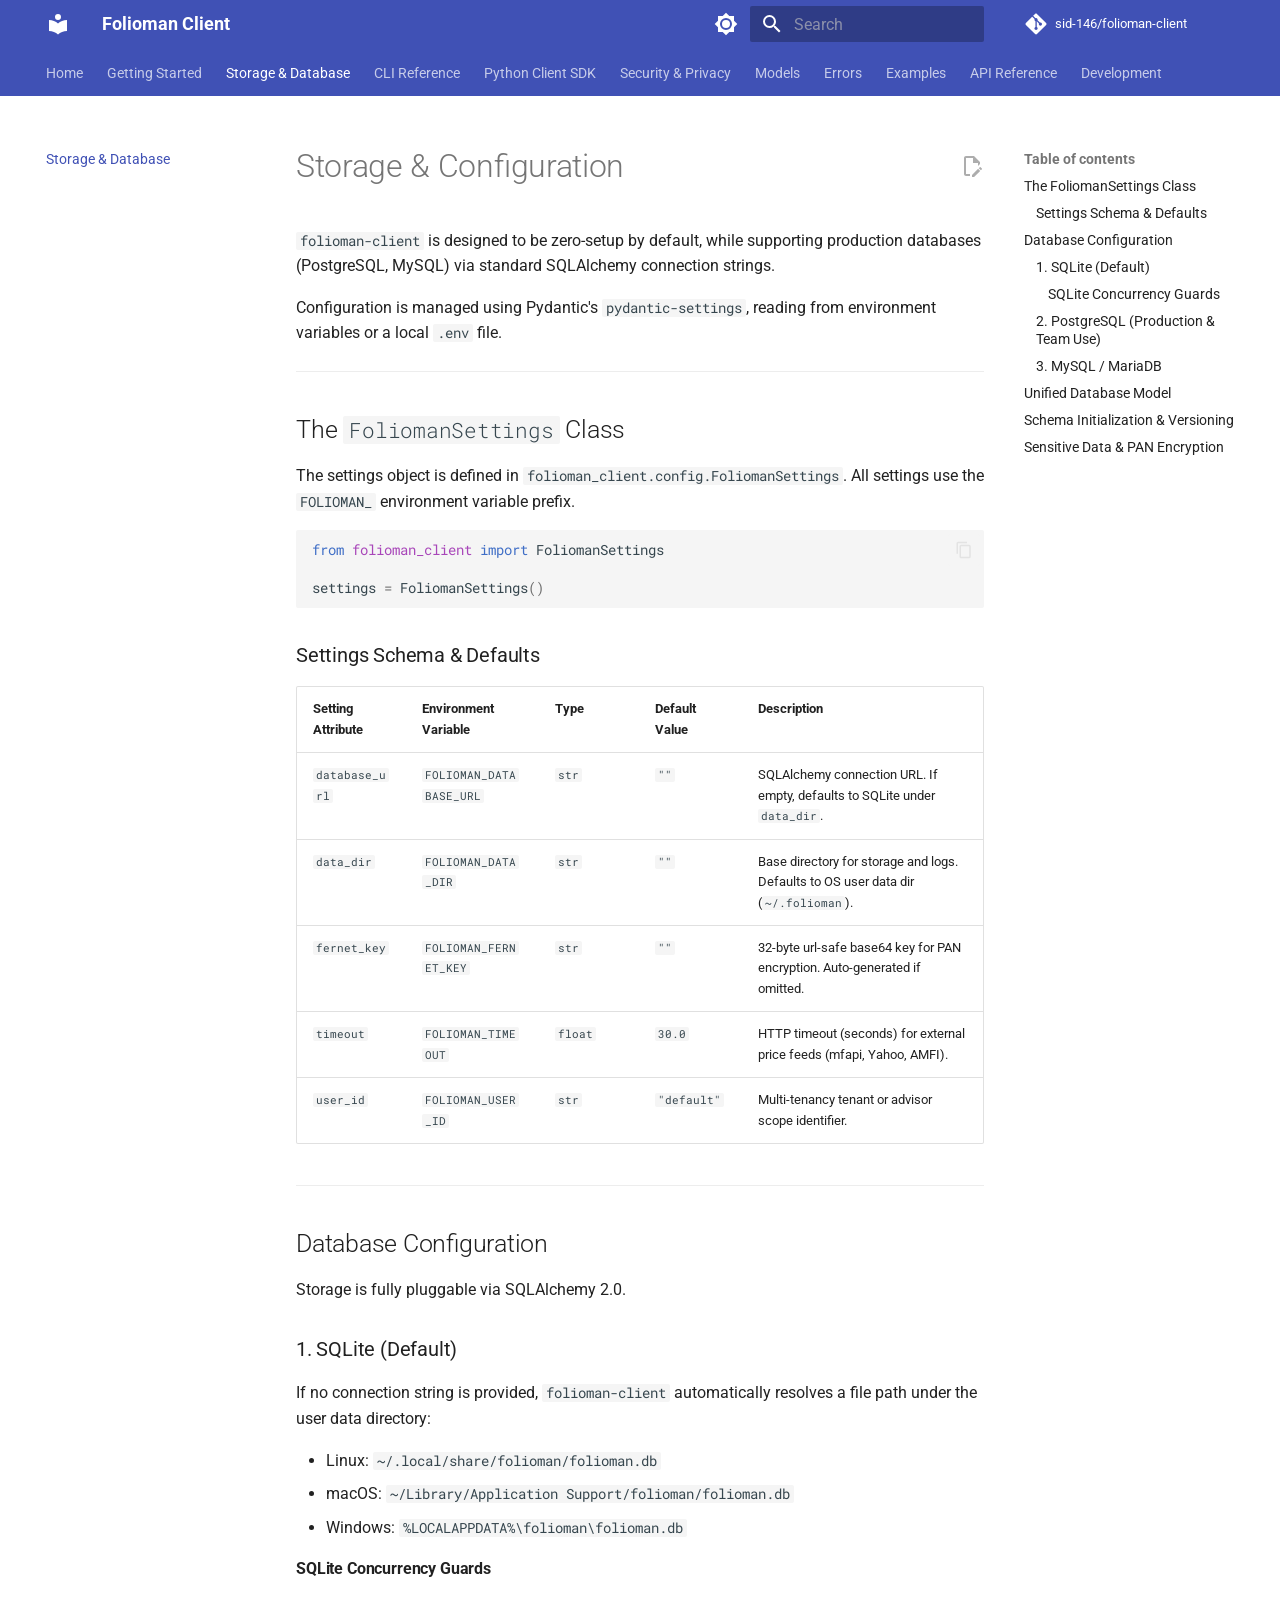
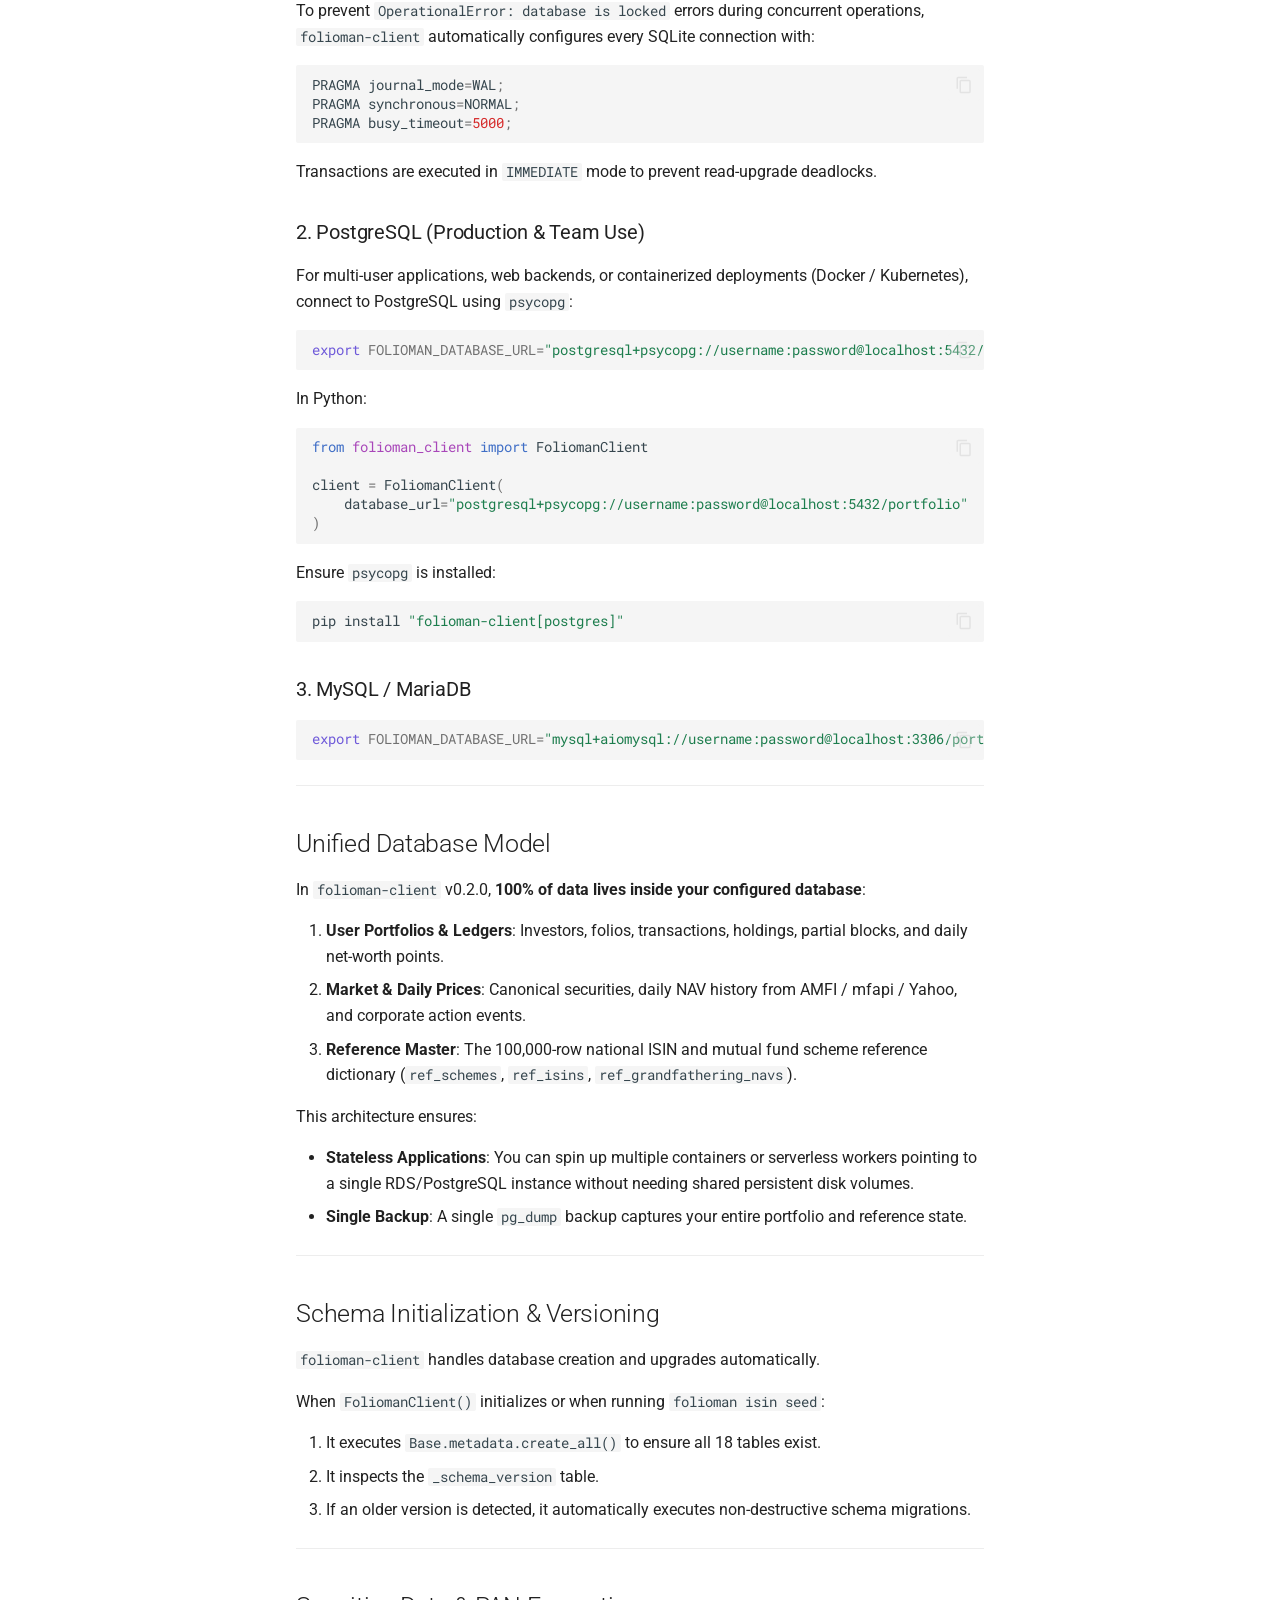
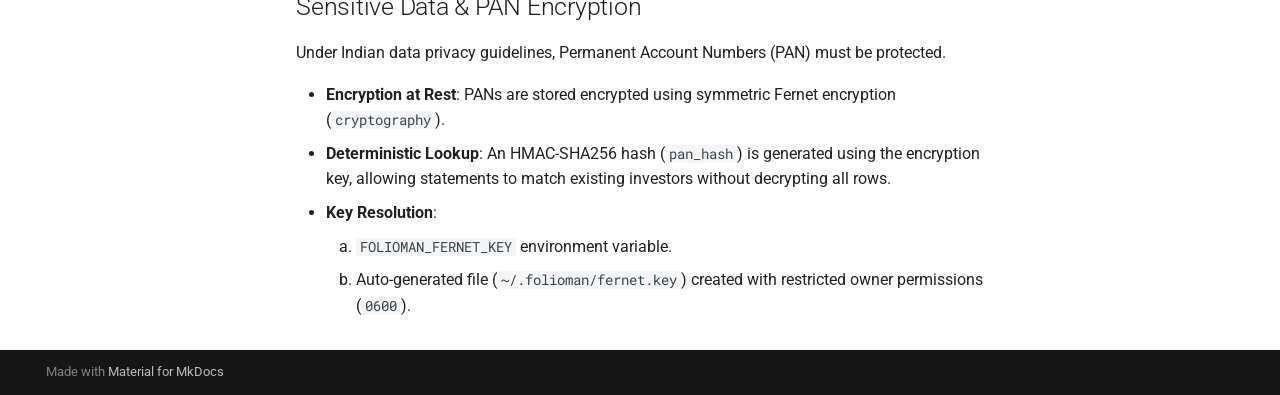
<file: configuration/index.html>
<!doctype html>
<html lang="en" class="no-js">
  <head>
    
      <meta charset="utf-8">
      <meta name="viewport" content="width=device-width,initial-scale=1">
      
        <meta name="description" content="Embedded typed Python portfolio engine and CLI for Indian mutual funds and equities.">
      
      
      
        <link rel="canonical" href="https://sid-146.github.io/folioman-client/configuration/">
      
      
        <link rel="prev" href="../getting-started/">
      
      
        <link rel="next" href="../cli/">
      
      
        
      
      
      <link rel="icon" href="../assets/images/favicon.png">
      <meta name="generator" content="mkdocs-1.6.1, mkdocs-material-9.7.7">
    
    
      
        <title>Storage & Database - Folioman Client</title>
      
    
    
      <link rel="stylesheet" href="../assets/stylesheets/main.ec1eaa64.min.css">
      
        
        <link rel="stylesheet" href="../assets/stylesheets/palette.ab4e12ef.min.css">
      
      


    
    
      
    
    
      
        
        
        <link rel="preconnect" href="https://fonts.gstatic.com" crossorigin>
        <link rel="stylesheet" href="https://fonts.googleapis.com/css?family=Roboto:300,300i,400,400i,700,700i%7CRoboto+Mono:400,400i,700,700i&display=fallback">
        <style>:root{--md-text-font:"Roboto";--md-code-font:"Roboto Mono"}</style>
      
    
    
      <link rel="stylesheet" href="../assets/_mkdocstrings.css">
    
    <script>__md_scope=new URL("..",location),__md_hash=e=>[...e].reduce(((e,_)=>(e<<5)-e+_.charCodeAt(0)),0),__md_get=(e,_=localStorage,t=__md_scope)=>JSON.parse(_.getItem(t.pathname+"."+e)),__md_set=(e,_,t=localStorage,a=__md_scope)=>{try{t.setItem(a.pathname+"."+e,JSON.stringify(_))}catch(e){}}</script>
    
      

    
    
  </head>
  
  
    
    
      
    
    
    
    
    <body dir="ltr" data-md-color-scheme="default" data-md-color-primary="indigo" data-md-color-accent="indigo">
  
    
    <input class="md-toggle" data-md-toggle="drawer" type="checkbox" id="__drawer" autocomplete="off">
    <input class="md-toggle" data-md-toggle="search" type="checkbox" id="__search" autocomplete="off">
    <label class="md-overlay" for="__drawer"></label>
    <div data-md-component="skip">
      
        
        <a href="#storage-configuration" class="md-skip">
          Skip to content
        </a>
      
    </div>
    <div data-md-component="announce">
      
    </div>
    
    
      

<header class="md-header" data-md-component="header">
  <nav class="md-header__inner md-grid" aria-label="Header">
    <a href=".." title="Folioman Client" class="md-header__button md-logo" aria-label="Folioman Client" data-md-component="logo">
      
  
  <svg xmlns="http://www.w3.org/2000/svg" viewBox="0 0 24 24"><path d="M12 8a3 3 0 0 0 3-3 3 3 0 0 0-3-3 3 3 0 0 0-3 3 3 3 0 0 0 3 3m0 3.54C9.64 9.35 6.5 8 3 8v11c3.5 0 6.64 1.35 9 3.54 2.36-2.19 5.5-3.54 9-3.54V8c-3.5 0-6.64 1.35-9 3.54"/></svg>

    </a>
    <label class="md-header__button md-icon" for="__drawer">
      
      <svg xmlns="http://www.w3.org/2000/svg" viewBox="0 0 24 24"><path d="M3 6h18v2H3zm0 5h18v2H3zm0 5h18v2H3z"/></svg>
    </label>
    <div class="md-header__title" data-md-component="header-title">
      <div class="md-header__ellipsis">
        <div class="md-header__topic">
          <span class="md-ellipsis">
            Folioman Client
          </span>
        </div>
        <div class="md-header__topic" data-md-component="header-topic">
          <span class="md-ellipsis">
            
              Storage & Database
            
          </span>
        </div>
      </div>
    </div>
    
      
        <form class="md-header__option" data-md-component="palette">
  
    
    
    
    <input class="md-option" data-md-color-media="" data-md-color-scheme="default" data-md-color-primary="indigo" data-md-color-accent="indigo"  aria-label="Switch to dark mode"  type="radio" name="__palette" id="__palette_0">
    
      <label class="md-header__button md-icon" title="Switch to dark mode" for="__palette_1" hidden>
        <svg xmlns="http://www.w3.org/2000/svg" viewBox="0 0 24 24"><path d="M12 8a4 4 0 0 0-4 4 4 4 0 0 0 4 4 4 4 0 0 0 4-4 4 4 0 0 0-4-4m0 10a6 6 0 0 1-6-6 6 6 0 0 1 6-6 6 6 0 0 1 6 6 6 6 0 0 1-6 6m8-9.31V4h-4.69L12 .69 8.69 4H4v4.69L.69 12 4 15.31V20h4.69L12 23.31 15.31 20H20v-4.69L23.31 12z"/></svg>
      </label>
    
  
    
    
    
    <input class="md-option" data-md-color-media="" data-md-color-scheme="slate" data-md-color-primary="indigo" data-md-color-accent="indigo"  aria-label="Switch to light mode"  type="radio" name="__palette" id="__palette_1">
    
      <label class="md-header__button md-icon" title="Switch to light mode" for="__palette_0" hidden>
        <svg xmlns="http://www.w3.org/2000/svg" viewBox="0 0 24 24"><path d="M12 18c-.89 0-1.74-.2-2.5-.55C11.56 16.5 13 14.42 13 12s-1.44-4.5-3.5-5.45C10.26 6.2 11.11 6 12 6a6 6 0 0 1 6 6 6 6 0 0 1-6 6m8-9.31V4h-4.69L12 .69 8.69 4H4v4.69L.69 12 4 15.31V20h4.69L12 23.31 15.31 20H20v-4.69L23.31 12z"/></svg>
      </label>
    
  
</form>
      
    
    
      <script>var palette=__md_get("__palette");if(palette&&palette.color){if("(prefers-color-scheme)"===palette.color.media){var media=matchMedia("(prefers-color-scheme: light)"),input=document.querySelector(media.matches?"[data-md-color-media='(prefers-color-scheme: light)']":"[data-md-color-media='(prefers-color-scheme: dark)']");palette.color.media=input.getAttribute("data-md-color-media"),palette.color.scheme=input.getAttribute("data-md-color-scheme"),palette.color.primary=input.getAttribute("data-md-color-primary"),palette.color.accent=input.getAttribute("data-md-color-accent")}for(var[key,value]of Object.entries(palette.color))document.body.setAttribute("data-md-color-"+key,value)}</script>
    
    
    
      
      
        <label class="md-header__button md-icon" for="__search">
          
          <svg xmlns="http://www.w3.org/2000/svg" viewBox="0 0 24 24"><path d="M9.5 3A6.5 6.5 0 0 1 16 9.5c0 1.61-.59 3.09-1.56 4.23l.27.27h.79l5 5-1.5 1.5-5-5v-.79l-.27-.27A6.52 6.52 0 0 1 9.5 16 6.5 6.5 0 0 1 3 9.5 6.5 6.5 0 0 1 9.5 3m0 2C7 5 5 7 5 9.5S7 14 9.5 14 14 12 14 9.5 12 5 9.5 5"/></svg>
        </label>
        <div class="md-search" data-md-component="search" role="dialog">
  <label class="md-search__overlay" for="__search"></label>
  <div class="md-search__inner" role="search">
    <form class="md-search__form" name="search">
      <input type="text" class="md-search__input" name="query" aria-label="Search" placeholder="Search" autocapitalize="off" autocorrect="off" autocomplete="off" spellcheck="false" data-md-component="search-query" required>
      <label class="md-search__icon md-icon" for="__search">
        
        <svg xmlns="http://www.w3.org/2000/svg" viewBox="0 0 24 24"><path d="M9.5 3A6.5 6.5 0 0 1 16 9.5c0 1.61-.59 3.09-1.56 4.23l.27.27h.79l5 5-1.5 1.5-5-5v-.79l-.27-.27A6.52 6.52 0 0 1 9.5 16 6.5 6.5 0 0 1 3 9.5 6.5 6.5 0 0 1 9.5 3m0 2C7 5 5 7 5 9.5S7 14 9.5 14 14 12 14 9.5 12 5 9.5 5"/></svg>
        
        <svg xmlns="http://www.w3.org/2000/svg" viewBox="0 0 24 24"><path d="M20 11v2H8l5.5 5.5-1.42 1.42L4.16 12l7.92-7.92L13.5 5.5 8 11z"/></svg>
      </label>
      <nav class="md-search__options" aria-label="Search">
        
        <button type="reset" class="md-search__icon md-icon" title="Clear" aria-label="Clear" tabindex="-1">
          
          <svg xmlns="http://www.w3.org/2000/svg" viewBox="0 0 24 24"><path d="M19 6.41 17.59 5 12 10.59 6.41 5 5 6.41 10.59 12 5 17.59 6.41 19 12 13.41 17.59 19 19 17.59 13.41 12z"/></svg>
        </button>
      </nav>
      
    </form>
    <div class="md-search__output">
      <div class="md-search__scrollwrap" tabindex="0" data-md-scrollfix>
        <div class="md-search-result" data-md-component="search-result">
          <div class="md-search-result__meta">
            Initializing search
          </div>
          <ol class="md-search-result__list" role="presentation"></ol>
        </div>
      </div>
    </div>
  </div>
</div>
      
    
    
      <div class="md-header__source">
        <a href="https://github.com/sid-146/folioman-client" title="Go to repository" class="md-source" data-md-component="source">
  <div class="md-source__icon md-icon">
    
    <svg xmlns="http://www.w3.org/2000/svg" viewBox="0 0 448 512"><!--! Font Awesome Free 7.1.0 by @fontawesome - https://fontawesome.com License - https://fontawesome.com/license/free (Icons: CC BY 4.0, Fonts: SIL OFL 1.1, Code: MIT License) Copyright 2025 Fonticons, Inc.--><path d="M439.6 236.1 244 40.5c-5.4-5.5-12.8-8.5-20.4-8.5s-15 3-20.4 8.4L162.5 81l51.5 51.5c27.1-9.1 52.7 16.8 43.4 43.7l49.7 49.7c34.2-11.8 61.2 31 35.5 56.7-26.5 26.5-70.2-2.9-56-37.3L240.3 199v121.9c25.3 12.5 22.3 41.8 9.1 55-6.4 6.4-15.2 10.1-24.3 10.1s-17.8-3.6-24.3-10.1c-17.6-17.6-11.1-46.9 11.2-56v-123c-20.8-8.5-24.6-30.7-18.6-45L142.6 101 8.5 235.1C3 240.6 0 247.9 0 255.5s3 15 8.5 20.4l195.6 195.7c5.4 5.4 12.7 8.4 20.4 8.4s15-3 20.4-8.4l194.7-194.7c5.4-5.4 8.4-12.8 8.4-20.4s-3-15-8.4-20.4"/></svg>
  </div>
  <div class="md-source__repository">
    sid-146/folioman-client
  </div>
</a>
      </div>
    
  </nav>
  
</header>
    
    <div class="md-container" data-md-component="container">
      
      
        
          
            
<nav class="md-tabs" aria-label="Tabs" data-md-component="tabs">
  <div class="md-grid">
    <ul class="md-tabs__list">
      
        
  
  
  
  
    <li class="md-tabs__item">
      <a href=".." class="md-tabs__link">
        
  
  
    
  
  Home

      </a>
    </li>
  

      
        
  
  
  
  
    <li class="md-tabs__item">
      <a href="../getting-started/" class="md-tabs__link">
        
  
  
    
  
  Getting Started

      </a>
    </li>
  

      
        
  
  
  
    
  
  
    <li class="md-tabs__item md-tabs__item--active">
      <a href="./" class="md-tabs__link">
        
  
  
    
  
  Storage & Database

      </a>
    </li>
  

      
        
  
  
  
  
    <li class="md-tabs__item">
      <a href="../cli/" class="md-tabs__link">
        
  
  
    
  
  CLI Reference

      </a>
    </li>
  

      
        
  
  
  
  
    <li class="md-tabs__item">
      <a href="../client/" class="md-tabs__link">
        
  
  
    
  
  Python Client SDK

      </a>
    </li>
  

      
        
  
  
  
  
    <li class="md-tabs__item">
      <a href="../security/" class="md-tabs__link">
        
  
  
    
  
  Security & Privacy

      </a>
    </li>
  

      
        
  
  
  
  
    <li class="md-tabs__item">
      <a href="../models/" class="md-tabs__link">
        
  
  
    
  
  Models

      </a>
    </li>
  

      
        
  
  
  
  
    <li class="md-tabs__item">
      <a href="../errors/" class="md-tabs__link">
        
  
  
    
  
  Errors

      </a>
    </li>
  

      
        
  
  
  
  
    <li class="md-tabs__item">
      <a href="../examples/" class="md-tabs__link">
        
  
  
    
  
  Examples

      </a>
    </li>
  

      
        
  
  
  
  
    <li class="md-tabs__item">
      <a href="../api-reference/" class="md-tabs__link">
        
  
  
    
  
  API Reference

      </a>
    </li>
  

      
        
  
  
  
  
    <li class="md-tabs__item">
      <a href="../development/" class="md-tabs__link">
        
  
  
    
  
  Development

      </a>
    </li>
  

      
    </ul>
  </div>
</nav>
          
        
      
      <main class="md-main" data-md-component="main">
        <div class="md-main__inner md-grid">
          
            
              
              <div class="md-sidebar md-sidebar--primary" data-md-component="sidebar" data-md-type="navigation" >
                <div class="md-sidebar__scrollwrap">
                  <div class="md-sidebar__inner">
                    


  


<nav class="md-nav md-nav--primary md-nav--lifted" aria-label="Navigation" data-md-level="0">
  <label class="md-nav__title" for="__drawer">
    <a href=".." title="Folioman Client" class="md-nav__button md-logo" aria-label="Folioman Client" data-md-component="logo">
      
  
  <svg xmlns="http://www.w3.org/2000/svg" viewBox="0 0 24 24"><path d="M12 8a3 3 0 0 0 3-3 3 3 0 0 0-3-3 3 3 0 0 0-3 3 3 3 0 0 0 3 3m0 3.54C9.64 9.35 6.5 8 3 8v11c3.5 0 6.64 1.35 9 3.54 2.36-2.19 5.5-3.54 9-3.54V8c-3.5 0-6.64 1.35-9 3.54"/></svg>

    </a>
    Folioman Client
  </label>
  
    <div class="md-nav__source">
      <a href="https://github.com/sid-146/folioman-client" title="Go to repository" class="md-source" data-md-component="source">
  <div class="md-source__icon md-icon">
    
    <svg xmlns="http://www.w3.org/2000/svg" viewBox="0 0 448 512"><!--! Font Awesome Free 7.1.0 by @fontawesome - https://fontawesome.com License - https://fontawesome.com/license/free (Icons: CC BY 4.0, Fonts: SIL OFL 1.1, Code: MIT License) Copyright 2025 Fonticons, Inc.--><path d="M439.6 236.1 244 40.5c-5.4-5.5-12.8-8.5-20.4-8.5s-15 3-20.4 8.4L162.5 81l51.5 51.5c27.1-9.1 52.7 16.8 43.4 43.7l49.7 49.7c34.2-11.8 61.2 31 35.5 56.7-26.5 26.5-70.2-2.9-56-37.3L240.3 199v121.9c25.3 12.5 22.3 41.8 9.1 55-6.4 6.4-15.2 10.1-24.3 10.1s-17.8-3.6-24.3-10.1c-17.6-17.6-11.1-46.9 11.2-56v-123c-20.8-8.5-24.6-30.7-18.6-45L142.6 101 8.5 235.1C3 240.6 0 247.9 0 255.5s3 15 8.5 20.4l195.6 195.7c5.4 5.4 12.7 8.4 20.4 8.4s15-3 20.4-8.4l194.7-194.7c5.4-5.4 8.4-12.8 8.4-20.4s-3-15-8.4-20.4"/></svg>
  </div>
  <div class="md-source__repository">
    sid-146/folioman-client
  </div>
</a>
    </div>
  
  <ul class="md-nav__list" data-md-scrollfix>
    
      
      
  
  
  
  
    <li class="md-nav__item">
      <a href=".." class="md-nav__link">
        
  
  
  <span class="md-ellipsis">
    
  
    Home
  

    
  </span>
  
  

      </a>
    </li>
  

    
      
      
  
  
  
  
    <li class="md-nav__item">
      <a href="../getting-started/" class="md-nav__link">
        
  
  
  <span class="md-ellipsis">
    
  
    Getting Started
  

    
  </span>
  
  

      </a>
    </li>
  

    
      
      
  
  
    
  
  
  
    <li class="md-nav__item md-nav__item--active">
      
      <input class="md-nav__toggle md-toggle" type="checkbox" id="__toc">
      
      
        
      
      
        <label class="md-nav__link md-nav__link--active" for="__toc">
          
  
  
  <span class="md-ellipsis">
    
  
    Storage & Database
  

    
  </span>
  
  

          <span class="md-nav__icon md-icon"></span>
        </label>
      
      <a href="./" class="md-nav__link md-nav__link--active">
        
  
  
  <span class="md-ellipsis">
    
  
    Storage & Database
  

    
  </span>
  
  

      </a>
      
        

<nav class="md-nav md-nav--secondary" aria-label="Table of contents">
  
  
  
    
  
  
    <label class="md-nav__title" for="__toc">
      <span class="md-nav__icon md-icon"></span>
      Table of contents
    </label>
    <ul class="md-nav__list" data-md-component="toc" data-md-scrollfix>
      
        <li class="md-nav__item">
  <a href="#the-foliomansettings-class" class="md-nav__link">
    <span class="md-ellipsis">
      
        The FoliomanSettings Class
      
    </span>
  </a>
  
    <nav class="md-nav" aria-label="The FoliomanSettings Class">
      <ul class="md-nav__list">
        
          <li class="md-nav__item">
  <a href="#settings-schema-defaults" class="md-nav__link">
    <span class="md-ellipsis">
      
        Settings Schema &amp; Defaults
      
    </span>
  </a>
  
</li>
        
      </ul>
    </nav>
  
</li>
      
        <li class="md-nav__item">
  <a href="#database-configuration" class="md-nav__link">
    <span class="md-ellipsis">
      
        Database Configuration
      
    </span>
  </a>
  
    <nav class="md-nav" aria-label="Database Configuration">
      <ul class="md-nav__list">
        
          <li class="md-nav__item">
  <a href="#1-sqlite-default" class="md-nav__link">
    <span class="md-ellipsis">
      
        1. SQLite (Default)
      
    </span>
  </a>
  
    <nav class="md-nav" aria-label="1. SQLite (Default)">
      <ul class="md-nav__list">
        
          <li class="md-nav__item">
  <a href="#sqlite-concurrency-guards" class="md-nav__link">
    <span class="md-ellipsis">
      
        SQLite Concurrency Guards
      
    </span>
  </a>
  
</li>
        
      </ul>
    </nav>
  
</li>
        
          <li class="md-nav__item">
  <a href="#2-postgresql-production-team-use" class="md-nav__link">
    <span class="md-ellipsis">
      
        2. PostgreSQL (Production &amp; Team Use)
      
    </span>
  </a>
  
</li>
        
          <li class="md-nav__item">
  <a href="#3-mysql-mariadb" class="md-nav__link">
    <span class="md-ellipsis">
      
        3. MySQL / MariaDB
      
    </span>
  </a>
  
</li>
        
      </ul>
    </nav>
  
</li>
      
        <li class="md-nav__item">
  <a href="#unified-database-model" class="md-nav__link">
    <span class="md-ellipsis">
      
        Unified Database Model
      
    </span>
  </a>
  
</li>
      
        <li class="md-nav__item">
  <a href="#schema-initialization-versioning" class="md-nav__link">
    <span class="md-ellipsis">
      
        Schema Initialization &amp; Versioning
      
    </span>
  </a>
  
</li>
      
        <li class="md-nav__item">
  <a href="#sensitive-data-pan-encryption" class="md-nav__link">
    <span class="md-ellipsis">
      
        Sensitive Data &amp; PAN Encryption
      
    </span>
  </a>
  
</li>
      
    </ul>
  
</nav>
      
    </li>
  

    
      
      
  
  
  
  
    <li class="md-nav__item">
      <a href="../cli/" class="md-nav__link">
        
  
  
  <span class="md-ellipsis">
    
  
    CLI Reference
  

    
  </span>
  
  

      </a>
    </li>
  

    
      
      
  
  
  
  
    <li class="md-nav__item">
      <a href="../client/" class="md-nav__link">
        
  
  
  <span class="md-ellipsis">
    
  
    Python Client SDK
  

    
  </span>
  
  

      </a>
    </li>
  

    
      
      
  
  
  
  
    <li class="md-nav__item">
      <a href="../security/" class="md-nav__link">
        
  
  
  <span class="md-ellipsis">
    
  
    Security & Privacy
  

    
  </span>
  
  

      </a>
    </li>
  

    
      
      
  
  
  
  
    <li class="md-nav__item">
      <a href="../models/" class="md-nav__link">
        
  
  
  <span class="md-ellipsis">
    
  
    Models
  

    
  </span>
  
  

      </a>
    </li>
  

    
      
      
  
  
  
  
    <li class="md-nav__item">
      <a href="../errors/" class="md-nav__link">
        
  
  
  <span class="md-ellipsis">
    
  
    Errors
  

    
  </span>
  
  

      </a>
    </li>
  

    
      
      
  
  
  
  
    <li class="md-nav__item">
      <a href="../examples/" class="md-nav__link">
        
  
  
  <span class="md-ellipsis">
    
  
    Examples
  

    
  </span>
  
  

      </a>
    </li>
  

    
      
      
  
  
  
  
    <li class="md-nav__item">
      <a href="../api-reference/" class="md-nav__link">
        
  
  
  <span class="md-ellipsis">
    
  
    API Reference
  

    
  </span>
  
  

      </a>
    </li>
  

    
      
      
  
  
  
  
    <li class="md-nav__item">
      <a href="../development/" class="md-nav__link">
        
  
  
  <span class="md-ellipsis">
    
  
    Development
  

    
  </span>
  
  

      </a>
    </li>
  

    
  </ul>
</nav>
                  </div>
                </div>
              </div>
            
            
              
              <div class="md-sidebar md-sidebar--secondary" data-md-component="sidebar" data-md-type="toc" >
                <div class="md-sidebar__scrollwrap">
                  <div class="md-sidebar__inner">
                    

<nav class="md-nav md-nav--secondary" aria-label="Table of contents">
  
  
  
    
  
  
    <label class="md-nav__title" for="__toc">
      <span class="md-nav__icon md-icon"></span>
      Table of contents
    </label>
    <ul class="md-nav__list" data-md-component="toc" data-md-scrollfix>
      
        <li class="md-nav__item">
  <a href="#the-foliomansettings-class" class="md-nav__link">
    <span class="md-ellipsis">
      
        The FoliomanSettings Class
      
    </span>
  </a>
  
    <nav class="md-nav" aria-label="The FoliomanSettings Class">
      <ul class="md-nav__list">
        
          <li class="md-nav__item">
  <a href="#settings-schema-defaults" class="md-nav__link">
    <span class="md-ellipsis">
      
        Settings Schema &amp; Defaults
      
    </span>
  </a>
  
</li>
        
      </ul>
    </nav>
  
</li>
      
        <li class="md-nav__item">
  <a href="#database-configuration" class="md-nav__link">
    <span class="md-ellipsis">
      
        Database Configuration
      
    </span>
  </a>
  
    <nav class="md-nav" aria-label="Database Configuration">
      <ul class="md-nav__list">
        
          <li class="md-nav__item">
  <a href="#1-sqlite-default" class="md-nav__link">
    <span class="md-ellipsis">
      
        1. SQLite (Default)
      
    </span>
  </a>
  
    <nav class="md-nav" aria-label="1. SQLite (Default)">
      <ul class="md-nav__list">
        
          <li class="md-nav__item">
  <a href="#sqlite-concurrency-guards" class="md-nav__link">
    <span class="md-ellipsis">
      
        SQLite Concurrency Guards
      
    </span>
  </a>
  
</li>
        
      </ul>
    </nav>
  
</li>
        
          <li class="md-nav__item">
  <a href="#2-postgresql-production-team-use" class="md-nav__link">
    <span class="md-ellipsis">
      
        2. PostgreSQL (Production &amp; Team Use)
      
    </span>
  </a>
  
</li>
        
          <li class="md-nav__item">
  <a href="#3-mysql-mariadb" class="md-nav__link">
    <span class="md-ellipsis">
      
        3. MySQL / MariaDB
      
    </span>
  </a>
  
</li>
        
      </ul>
    </nav>
  
</li>
      
        <li class="md-nav__item">
  <a href="#unified-database-model" class="md-nav__link">
    <span class="md-ellipsis">
      
        Unified Database Model
      
    </span>
  </a>
  
</li>
      
        <li class="md-nav__item">
  <a href="#schema-initialization-versioning" class="md-nav__link">
    <span class="md-ellipsis">
      
        Schema Initialization &amp; Versioning
      
    </span>
  </a>
  
</li>
      
        <li class="md-nav__item">
  <a href="#sensitive-data-pan-encryption" class="md-nav__link">
    <span class="md-ellipsis">
      
        Sensitive Data &amp; PAN Encryption
      
    </span>
  </a>
  
</li>
      
    </ul>
  
</nav>
                  </div>
                </div>
              </div>
            
          
          
            <div class="md-content" data-md-component="content">
              
              <article class="md-content__inner md-typeset">
                
                  


  
    <a href="https://github.com/sid-146/folioman-client/edit/main/docs/configuration.md" title="Edit this page" class="md-content__button md-icon" rel="edit">
      
      <svg xmlns="http://www.w3.org/2000/svg" viewBox="0 0 24 24"><path d="M10 20H6V4h7v5h5v3.1l2-2V8l-6-6H6c-1.1 0-2 .9-2 2v16c0 1.1.9 2 2 2h4zm10.2-7c.1 0 .3.1.4.2l1.3 1.3c.2.2.2.6 0 .8l-1 1-2.1-2.1 1-1c.1-.1.2-.2.4-.2m0 3.9L14.1 23H12v-2.1l6.1-6.1z"/></svg>
    </a>
  
  


<h1 id="storage-configuration">Storage &amp; Configuration<a class="headerlink" href="#storage-configuration" title="Permanent link">&para;</a></h1>
<p><code>folioman-client</code> is designed to be zero-setup by default, while supporting production databases (PostgreSQL, MySQL) via standard SQLAlchemy connection strings.</p>
<p>Configuration is managed using Pydantic's <code>pydantic-settings</code>, reading from environment variables or a local <code>.env</code> file.</p>
<hr />
<h2 id="the-foliomansettings-class">The <code>FoliomanSettings</code> Class<a class="headerlink" href="#the-foliomansettings-class" title="Permanent link">&para;</a></h2>
<p>The settings object is defined in <code>folioman_client.config.FoliomanSettings</code>. All settings use the <code>FOLIOMAN_</code> environment variable prefix.</p>
<div class="language-python highlight"><pre><span></span><code><span id="__span-0-1"><a id="__codelineno-0-1" name="__codelineno-0-1" href="#__codelineno-0-1"></a><span class="kn">from</span><span class="w"> </span><span class="nn">folioman_client</span><span class="w"> </span><span class="kn">import</span> <span class="n">FoliomanSettings</span>
</span><span id="__span-0-2"><a id="__codelineno-0-2" name="__codelineno-0-2" href="#__codelineno-0-2"></a>
</span><span id="__span-0-3"><a id="__codelineno-0-3" name="__codelineno-0-3" href="#__codelineno-0-3"></a><span class="n">settings</span> <span class="o">=</span> <span class="n">FoliomanSettings</span><span class="p">()</span>
</span></code></pre></div>
<h3 id="settings-schema-defaults">Settings Schema &amp; Defaults<a class="headerlink" href="#settings-schema-defaults" title="Permanent link">&para;</a></h3>
<table>
<thead>
<tr>
<th style="text-align: left;">Setting Attribute</th>
<th style="text-align: left;">Environment Variable</th>
<th style="text-align: left;">Type</th>
<th style="text-align: left;">Default Value</th>
<th style="text-align: left;">Description</th>
</tr>
</thead>
<tbody>
<tr>
<td style="text-align: left;"><code>database_url</code></td>
<td style="text-align: left;"><code>FOLIOMAN_DATABASE_URL</code></td>
<td style="text-align: left;"><code>str</code></td>
<td style="text-align: left;"><code>""</code></td>
<td style="text-align: left;">SQLAlchemy connection URL. If empty, defaults to SQLite under <code>data_dir</code>.</td>
</tr>
<tr>
<td style="text-align: left;"><code>data_dir</code></td>
<td style="text-align: left;"><code>FOLIOMAN_DATA_DIR</code></td>
<td style="text-align: left;"><code>str</code></td>
<td style="text-align: left;"><code>""</code></td>
<td style="text-align: left;">Base directory for storage and logs. Defaults to OS user data dir (<code>~/.folioman</code>).</td>
</tr>
<tr>
<td style="text-align: left;"><code>fernet_key</code></td>
<td style="text-align: left;"><code>FOLIOMAN_FERNET_KEY</code></td>
<td style="text-align: left;"><code>str</code></td>
<td style="text-align: left;"><code>""</code></td>
<td style="text-align: left;">32-byte url-safe base64 key for PAN encryption. Auto-generated if omitted.</td>
</tr>
<tr>
<td style="text-align: left;"><code>timeout</code></td>
<td style="text-align: left;"><code>FOLIOMAN_TIMEOUT</code></td>
<td style="text-align: left;"><code>float</code></td>
<td style="text-align: left;"><code>30.0</code></td>
<td style="text-align: left;">HTTP timeout (seconds) for external price feeds (mfapi, Yahoo, AMFI).</td>
</tr>
<tr>
<td style="text-align: left;"><code>user_id</code></td>
<td style="text-align: left;"><code>FOLIOMAN_USER_ID</code></td>
<td style="text-align: left;"><code>str</code></td>
<td style="text-align: left;"><code>"default"</code></td>
<td style="text-align: left;">Multi-tenancy tenant or advisor scope identifier.</td>
</tr>
</tbody>
</table>
<hr />
<h2 id="database-configuration">Database Configuration<a class="headerlink" href="#database-configuration" title="Permanent link">&para;</a></h2>
<p>Storage is fully pluggable via SQLAlchemy 2.0.</p>
<h3 id="1-sqlite-default">1. SQLite (Default)<a class="headerlink" href="#1-sqlite-default" title="Permanent link">&para;</a></h3>
<p>If no connection string is provided, <code>folioman-client</code> automatically resolves a file path under the user data directory:</p>
<ul>
<li>Linux: <code>~/.local/share/folioman/folioman.db</code></li>
<li>macOS: <code>~/Library/Application Support/folioman/folioman.db</code></li>
<li>Windows: <code>%LOCALAPPDATA%\folioman\folioman.db</code></li>
</ul>
<h4 id="sqlite-concurrency-guards">SQLite Concurrency Guards<a class="headerlink" href="#sqlite-concurrency-guards" title="Permanent link">&para;</a></h4>
<p>To prevent <code>OperationalError: database is locked</code> errors during concurrent operations, <code>folioman-client</code> automatically configures every SQLite connection with:</p>
<div class="language-sql highlight"><pre><span></span><code><span id="__span-1-1"><a id="__codelineno-1-1" name="__codelineno-1-1" href="#__codelineno-1-1"></a><span class="n">PRAGMA</span><span class="w"> </span><span class="n">journal_mode</span><span class="o">=</span><span class="n">WAL</span><span class="p">;</span>
</span><span id="__span-1-2"><a id="__codelineno-1-2" name="__codelineno-1-2" href="#__codelineno-1-2"></a><span class="n">PRAGMA</span><span class="w"> </span><span class="n">synchronous</span><span class="o">=</span><span class="n">NORMAL</span><span class="p">;</span>
</span><span id="__span-1-3"><a id="__codelineno-1-3" name="__codelineno-1-3" href="#__codelineno-1-3"></a><span class="n">PRAGMA</span><span class="w"> </span><span class="n">busy_timeout</span><span class="o">=</span><span class="mi">5000</span><span class="p">;</span>
</span></code></pre></div>
<p>Transactions are executed in <code>IMMEDIATE</code> mode to prevent read-upgrade deadlocks.</p>
<h3 id="2-postgresql-production-team-use">2. PostgreSQL (Production &amp; Team Use)<a class="headerlink" href="#2-postgresql-production-team-use" title="Permanent link">&para;</a></h3>
<p>For multi-user applications, web backends, or containerized deployments (Docker / Kubernetes), connect to PostgreSQL using <code>psycopg</code>:</p>
<div class="language-bash highlight"><pre><span></span><code><span id="__span-2-1"><a id="__codelineno-2-1" name="__codelineno-2-1" href="#__codelineno-2-1"></a><span class="nb">export</span><span class="w"> </span><span class="nv">FOLIOMAN_DATABASE_URL</span><span class="o">=</span><span class="s2">"postgresql+psycopg://username:password@localhost:5432/portfolio"</span>
</span></code></pre></div>
<p>In Python:</p>
<div class="language-python highlight"><pre><span></span><code><span id="__span-3-1"><a id="__codelineno-3-1" name="__codelineno-3-1" href="#__codelineno-3-1"></a><span class="kn">from</span><span class="w"> </span><span class="nn">folioman_client</span><span class="w"> </span><span class="kn">import</span> <span class="n">FoliomanClient</span>
</span><span id="__span-3-2"><a id="__codelineno-3-2" name="__codelineno-3-2" href="#__codelineno-3-2"></a>
</span><span id="__span-3-3"><a id="__codelineno-3-3" name="__codelineno-3-3" href="#__codelineno-3-3"></a><span class="n">client</span> <span class="o">=</span> <span class="n">FoliomanClient</span><span class="p">(</span>
</span><span id="__span-3-4"><a id="__codelineno-3-4" name="__codelineno-3-4" href="#__codelineno-3-4"></a>    <span class="n">database_url</span><span class="o">=</span><span class="s2">"postgresql+psycopg://username:password@localhost:5432/portfolio"</span>
</span><span id="__span-3-5"><a id="__codelineno-3-5" name="__codelineno-3-5" href="#__codelineno-3-5"></a><span class="p">)</span>
</span></code></pre></div>
<p>Ensure <code>psycopg</code> is installed:</p>
<div class="language-bash highlight"><pre><span></span><code><span id="__span-4-1"><a id="__codelineno-4-1" name="__codelineno-4-1" href="#__codelineno-4-1"></a>pip<span class="w"> </span>install<span class="w"> </span><span class="s2">"folioman-client[postgres]"</span>
</span></code></pre></div>
<h3 id="3-mysql-mariadb">3. MySQL / MariaDB<a class="headerlink" href="#3-mysql-mariadb" title="Permanent link">&para;</a></h3>
<div class="language-bash highlight"><pre><span></span><code><span id="__span-5-1"><a id="__codelineno-5-1" name="__codelineno-5-1" href="#__codelineno-5-1"></a><span class="nb">export</span><span class="w"> </span><span class="nv">FOLIOMAN_DATABASE_URL</span><span class="o">=</span><span class="s2">"mysql+aiomysql://username:password@localhost:3306/portfolio"</span>
</span></code></pre></div>
<hr />
<h2 id="unified-database-model">Unified Database Model<a class="headerlink" href="#unified-database-model" title="Permanent link">&para;</a></h2>
<p>In <code>folioman-client</code> v0.2.0, <strong>100% of data lives inside your configured database</strong>:</p>
<ol>
<li><strong>User Portfolios &amp; Ledgers</strong>: Investors, folios, transactions, holdings, partial blocks, and daily net-worth points.</li>
<li><strong>Market &amp; Daily Prices</strong>: Canonical securities, daily NAV history from AMFI / mfapi / Yahoo, and corporate action events.</li>
<li><strong>Reference Master</strong>: The 100,000-row national ISIN and mutual fund scheme reference dictionary (<code>ref_schemes</code>, <code>ref_isins</code>, <code>ref_grandfathering_navs</code>).</li>
</ol>
<p>This architecture ensures:</p>
<ul>
<li><strong>Stateless Applications</strong>: You can spin up multiple containers or serverless workers pointing to a single RDS/PostgreSQL instance without needing shared persistent disk volumes.</li>
<li><strong>Single Backup</strong>: A single <code>pg_dump</code> backup captures your entire portfolio and reference state.</li>
</ul>
<hr />
<h2 id="schema-initialization-versioning">Schema Initialization &amp; Versioning<a class="headerlink" href="#schema-initialization-versioning" title="Permanent link">&para;</a></h2>
<p><code>folioman-client</code> handles database creation and upgrades automatically.</p>
<p>When <code>FoliomanClient()</code> initializes or when running <code>folioman isin seed</code>:</p>
<ol>
<li>It executes <code>Base.metadata.create_all()</code> to ensure all 18 tables exist.</li>
<li>It inspects the <code>_schema_version</code> table.</li>
<li>If an older version is detected, it automatically executes non-destructive schema migrations.</li>
</ol>
<hr />
<h2 id="sensitive-data-pan-encryption">Sensitive Data &amp; PAN Encryption<a class="headerlink" href="#sensitive-data-pan-encryption" title="Permanent link">&para;</a></h2>
<p>Under Indian data privacy guidelines, Permanent Account Numbers (PAN) must be protected.</p>
<ul>
<li><strong>Encryption at Rest</strong>: PANs are stored encrypted using symmetric Fernet encryption (<code>cryptography</code>).</li>
<li><strong>Deterministic Lookup</strong>: An HMAC-SHA256 hash (<code>pan_hash</code>) is generated using the encryption key, allowing statements to match existing investors without decrypting all rows.</li>
<li><strong>Key Resolution</strong>:<ol>
<li><code>FOLIOMAN_FERNET_KEY</code> environment variable.</li>
<li>Auto-generated file (<code>~/.folioman/fernet.key</code>) created with restricted owner permissions (<code>0600</code>).</li>
</ol>
</li>
</ul>












                
              </article>
            </div>
          
          
<script>var target=document.getElementById(location.hash.slice(1));target&&target.name&&(target.checked=target.name.startsWith("__tabbed_"))</script>
        </div>
        
          <button type="button" class="md-top md-icon" data-md-component="top" hidden>
  
  <svg xmlns="http://www.w3.org/2000/svg" viewBox="0 0 24 24"><path d="M13 20h-2V8l-5.5 5.5-1.42-1.42L12 4.16l7.92 7.92-1.42 1.42L13 8z"/></svg>
  Back to top
</button>
        
      </main>
      
        <footer class="md-footer">
  
  <div class="md-footer-meta md-typeset">
    <div class="md-footer-meta__inner md-grid">
      <div class="md-copyright">
  
  
    Made with
    <a href="https://squidfunk.github.io/mkdocs-material/" target="_blank" rel="noopener">
      Material for MkDocs
    </a>
  
</div>
      
    </div>
  </div>
</footer>
      
    </div>
    <div class="md-dialog" data-md-component="dialog">
      <div class="md-dialog__inner md-typeset"></div>
    </div>
    
    
    
      
      
      <script id="__config" type="application/json">{"annotate": null, "base": "..", "features": ["navigation.tabs", "navigation.sections", "navigation.expand", "navigation.top", "search.highlight", "content.code.copy", "content.action.edit"], "search": "../assets/javascripts/workers/search.2c215733.min.js", "tags": null, "translations": {"clipboard.copied": "Copied to clipboard", "clipboard.copy": "Copy to clipboard", "search.result.more.one": "1 more on this page", "search.result.more.other": "# more on this page", "search.result.none": "No matching documents", "search.result.one": "1 matching document", "search.result.other": "# matching documents", "search.result.placeholder": "Type to start searching", "search.result.term.missing": "Missing", "select.version": "Select version"}, "version": null}</script>
    
    
      <script src="../assets/javascripts/bundle.d7400e89.min.js"></script>
      
    
  </body>
</html>
</file>
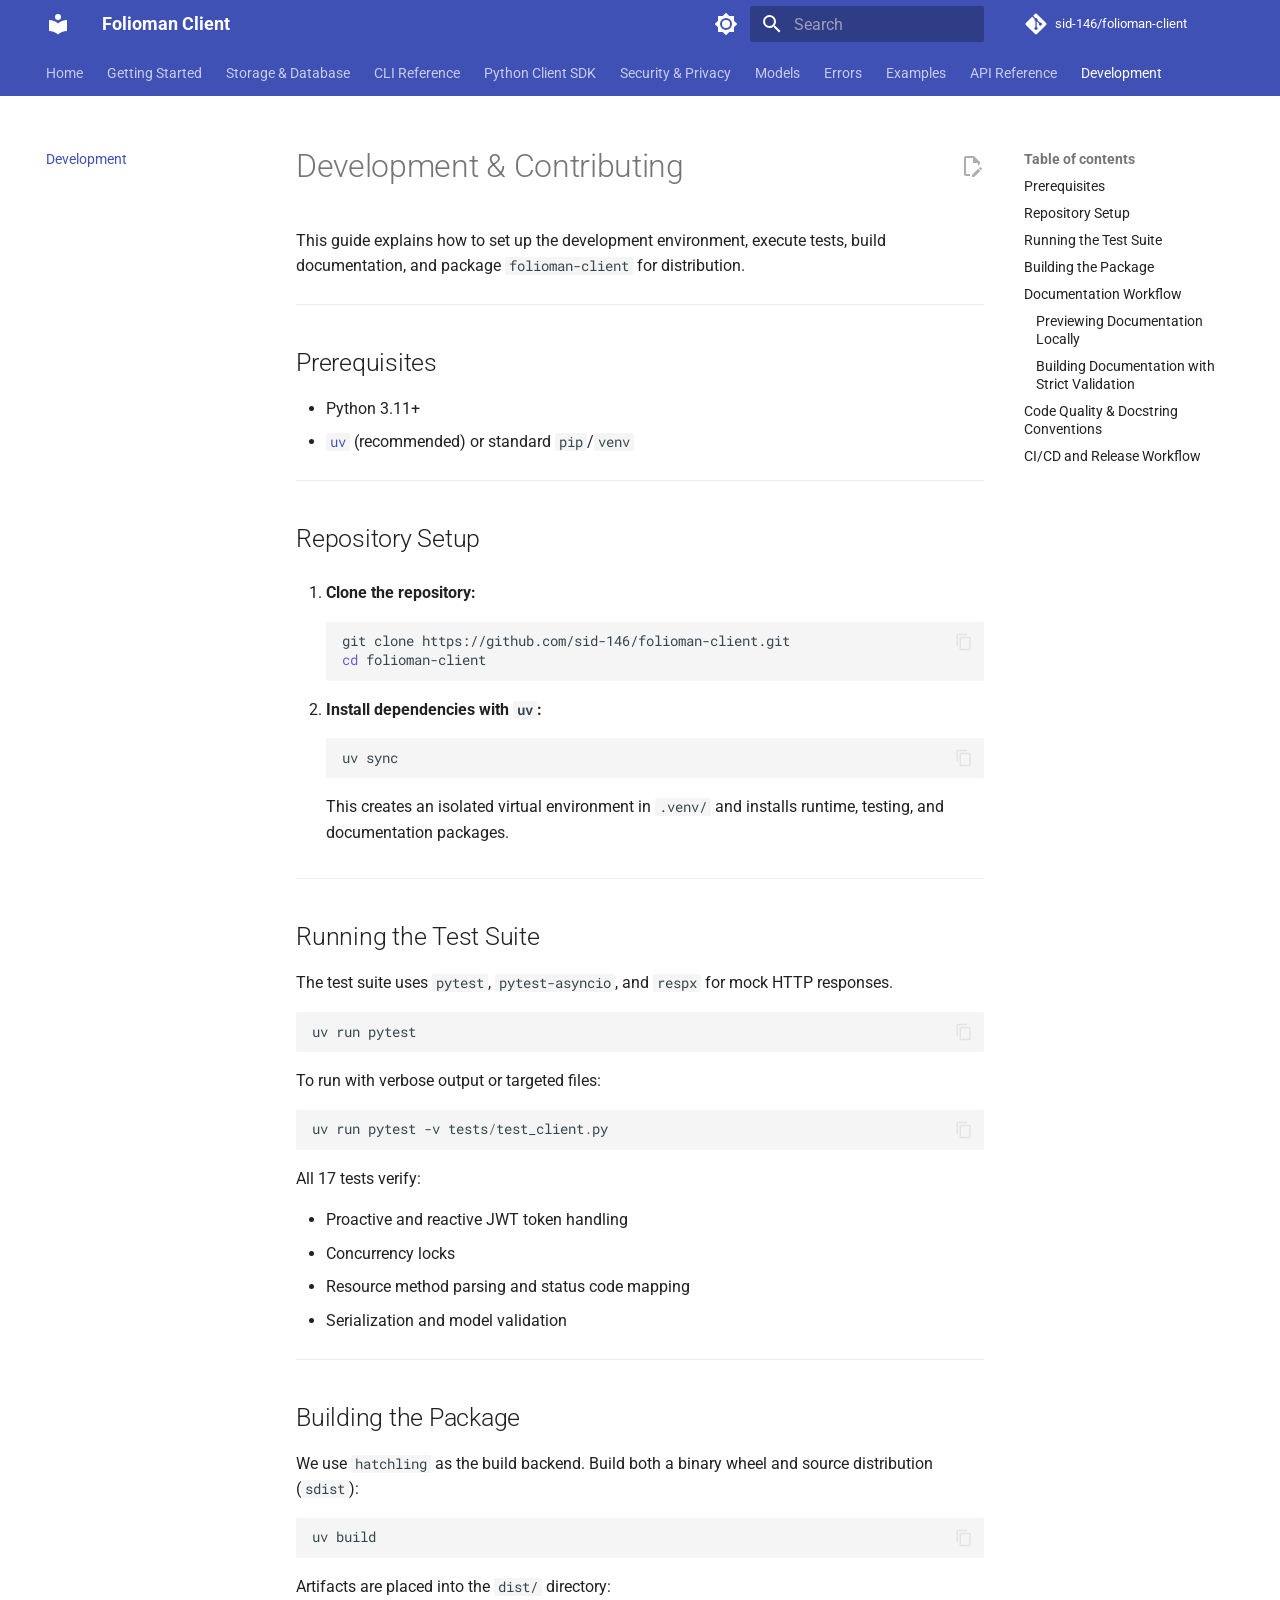
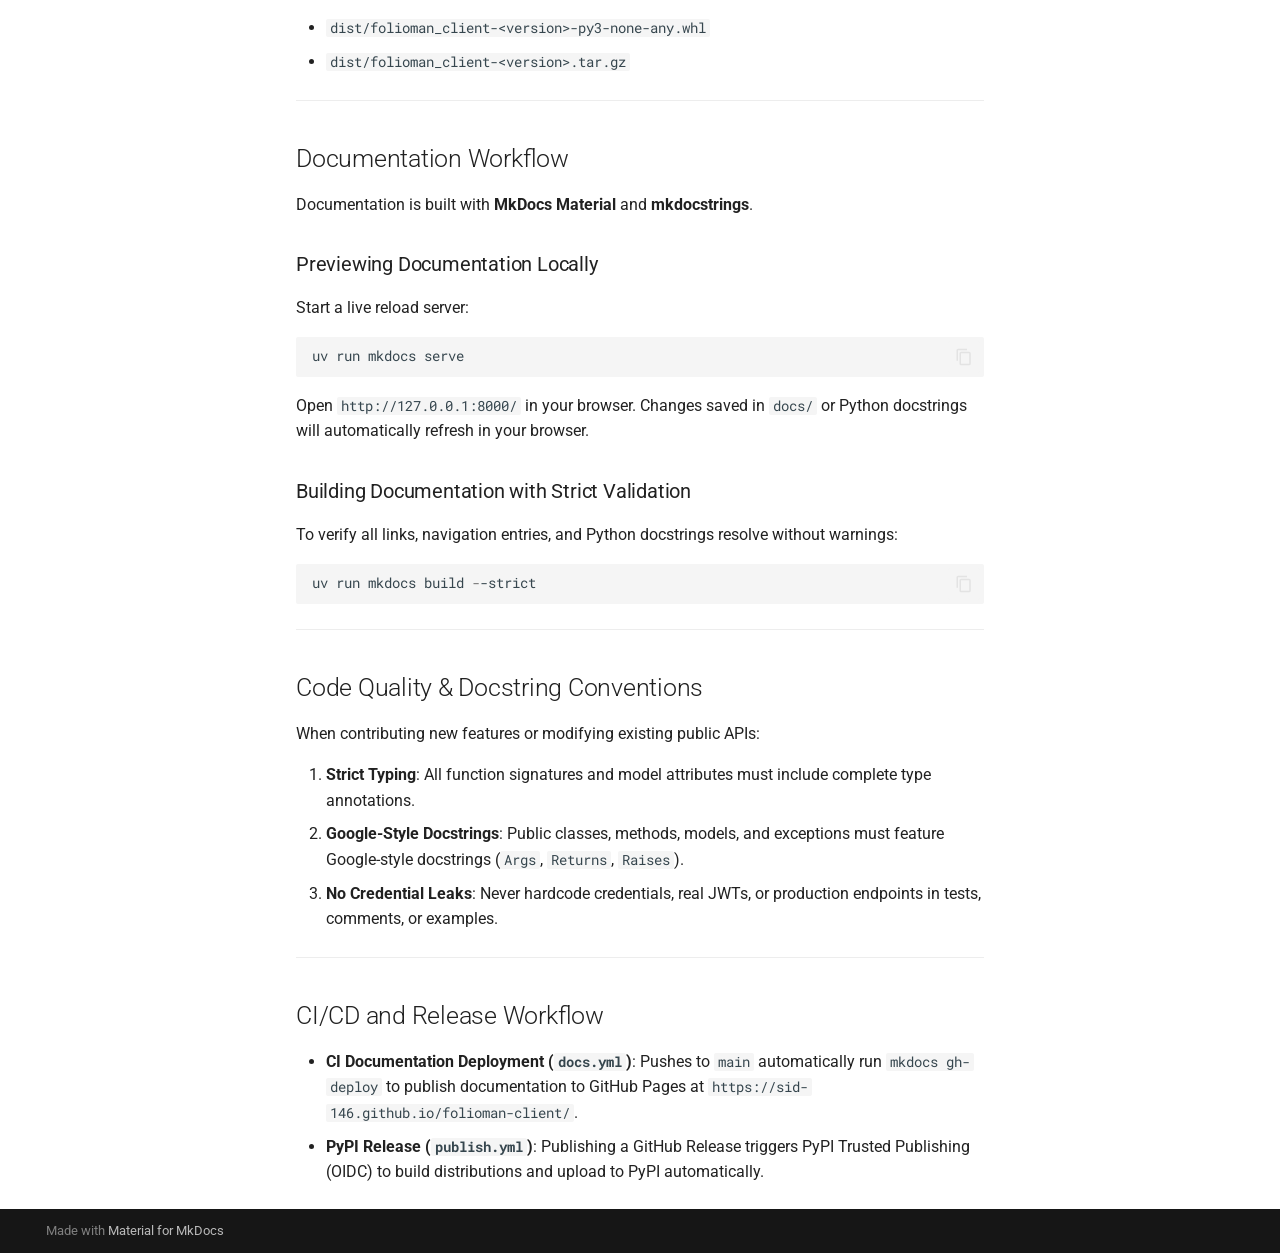
<file: development/index.html>
<!doctype html>
<html lang="en" class="no-js">
  <head>
    
      <meta charset="utf-8">
      <meta name="viewport" content="width=device-width,initial-scale=1">
      
        <meta name="description" content="Embedded typed Python portfolio engine and CLI for Indian mutual funds and equities.">
      
      
      
        <link rel="canonical" href="https://sid-146.github.io/folioman-client/development/">
      
      
        <link rel="prev" href="../api-reference/">
      
      
      
        
      
      
      <link rel="icon" href="../assets/images/favicon.png">
      <meta name="generator" content="mkdocs-1.6.1, mkdocs-material-9.7.7">
    
    
      
        <title>Development - Folioman Client</title>
      
    
    
      <link rel="stylesheet" href="../assets/stylesheets/main.ec1eaa64.min.css">
      
        
        <link rel="stylesheet" href="../assets/stylesheets/palette.ab4e12ef.min.css">
      
      


    
    
      
    
    
      
        
        
        <link rel="preconnect" href="https://fonts.gstatic.com" crossorigin>
        <link rel="stylesheet" href="https://fonts.googleapis.com/css?family=Roboto:300,300i,400,400i,700,700i%7CRoboto+Mono:400,400i,700,700i&display=fallback">
        <style>:root{--md-text-font:"Roboto";--md-code-font:"Roboto Mono"}</style>
      
    
    
      <link rel="stylesheet" href="../assets/_mkdocstrings.css">
    
    <script>__md_scope=new URL("..",location),__md_hash=e=>[...e].reduce(((e,_)=>(e<<5)-e+_.charCodeAt(0)),0),__md_get=(e,_=localStorage,t=__md_scope)=>JSON.parse(_.getItem(t.pathname+"."+e)),__md_set=(e,_,t=localStorage,a=__md_scope)=>{try{t.setItem(a.pathname+"."+e,JSON.stringify(_))}catch(e){}}</script>
    
      

    
    
  </head>
  
  
    
    
      
    
    
    
    
    <body dir="ltr" data-md-color-scheme="default" data-md-color-primary="indigo" data-md-color-accent="indigo">
  
    
    <input class="md-toggle" data-md-toggle="drawer" type="checkbox" id="__drawer" autocomplete="off">
    <input class="md-toggle" data-md-toggle="search" type="checkbox" id="__search" autocomplete="off">
    <label class="md-overlay" for="__drawer"></label>
    <div data-md-component="skip">
      
        
        <a href="#development-contributing" class="md-skip">
          Skip to content
        </a>
      
    </div>
    <div data-md-component="announce">
      
    </div>
    
    
      

<header class="md-header" data-md-component="header">
  <nav class="md-header__inner md-grid" aria-label="Header">
    <a href=".." title="Folioman Client" class="md-header__button md-logo" aria-label="Folioman Client" data-md-component="logo">
      
  
  <svg xmlns="http://www.w3.org/2000/svg" viewBox="0 0 24 24"><path d="M12 8a3 3 0 0 0 3-3 3 3 0 0 0-3-3 3 3 0 0 0-3 3 3 3 0 0 0 3 3m0 3.54C9.64 9.35 6.5 8 3 8v11c3.5 0 6.64 1.35 9 3.54 2.36-2.19 5.5-3.54 9-3.54V8c-3.5 0-6.64 1.35-9 3.54"/></svg>

    </a>
    <label class="md-header__button md-icon" for="__drawer">
      
      <svg xmlns="http://www.w3.org/2000/svg" viewBox="0 0 24 24"><path d="M3 6h18v2H3zm0 5h18v2H3zm0 5h18v2H3z"/></svg>
    </label>
    <div class="md-header__title" data-md-component="header-title">
      <div class="md-header__ellipsis">
        <div class="md-header__topic">
          <span class="md-ellipsis">
            Folioman Client
          </span>
        </div>
        <div class="md-header__topic" data-md-component="header-topic">
          <span class="md-ellipsis">
            
              Development
            
          </span>
        </div>
      </div>
    </div>
    
      
        <form class="md-header__option" data-md-component="palette">
  
    
    
    
    <input class="md-option" data-md-color-media="" data-md-color-scheme="default" data-md-color-primary="indigo" data-md-color-accent="indigo"  aria-label="Switch to dark mode"  type="radio" name="__palette" id="__palette_0">
    
      <label class="md-header__button md-icon" title="Switch to dark mode" for="__palette_1" hidden>
        <svg xmlns="http://www.w3.org/2000/svg" viewBox="0 0 24 24"><path d="M12 8a4 4 0 0 0-4 4 4 4 0 0 0 4 4 4 4 0 0 0 4-4 4 4 0 0 0-4-4m0 10a6 6 0 0 1-6-6 6 6 0 0 1 6-6 6 6 0 0 1 6 6 6 6 0 0 1-6 6m8-9.31V4h-4.69L12 .69 8.69 4H4v4.69L.69 12 4 15.31V20h4.69L12 23.31 15.31 20H20v-4.69L23.31 12z"/></svg>
      </label>
    
  
    
    
    
    <input class="md-option" data-md-color-media="" data-md-color-scheme="slate" data-md-color-primary="indigo" data-md-color-accent="indigo"  aria-label="Switch to light mode"  type="radio" name="__palette" id="__palette_1">
    
      <label class="md-header__button md-icon" title="Switch to light mode" for="__palette_0" hidden>
        <svg xmlns="http://www.w3.org/2000/svg" viewBox="0 0 24 24"><path d="M12 18c-.89 0-1.74-.2-2.5-.55C11.56 16.5 13 14.42 13 12s-1.44-4.5-3.5-5.45C10.26 6.2 11.11 6 12 6a6 6 0 0 1 6 6 6 6 0 0 1-6 6m8-9.31V4h-4.69L12 .69 8.69 4H4v4.69L.69 12 4 15.31V20h4.69L12 23.31 15.31 20H20v-4.69L23.31 12z"/></svg>
      </label>
    
  
</form>
      
    
    
      <script>var palette=__md_get("__palette");if(palette&&palette.color){if("(prefers-color-scheme)"===palette.color.media){var media=matchMedia("(prefers-color-scheme: light)"),input=document.querySelector(media.matches?"[data-md-color-media='(prefers-color-scheme: light)']":"[data-md-color-media='(prefers-color-scheme: dark)']");palette.color.media=input.getAttribute("data-md-color-media"),palette.color.scheme=input.getAttribute("data-md-color-scheme"),palette.color.primary=input.getAttribute("data-md-color-primary"),palette.color.accent=input.getAttribute("data-md-color-accent")}for(var[key,value]of Object.entries(palette.color))document.body.setAttribute("data-md-color-"+key,value)}</script>
    
    
    
      
      
        <label class="md-header__button md-icon" for="__search">
          
          <svg xmlns="http://www.w3.org/2000/svg" viewBox="0 0 24 24"><path d="M9.5 3A6.5 6.5 0 0 1 16 9.5c0 1.61-.59 3.09-1.56 4.23l.27.27h.79l5 5-1.5 1.5-5-5v-.79l-.27-.27A6.52 6.52 0 0 1 9.5 16 6.5 6.5 0 0 1 3 9.5 6.5 6.5 0 0 1 9.5 3m0 2C7 5 5 7 5 9.5S7 14 9.5 14 14 12 14 9.5 12 5 9.5 5"/></svg>
        </label>
        <div class="md-search" data-md-component="search" role="dialog">
  <label class="md-search__overlay" for="__search"></label>
  <div class="md-search__inner" role="search">
    <form class="md-search__form" name="search">
      <input type="text" class="md-search__input" name="query" aria-label="Search" placeholder="Search" autocapitalize="off" autocorrect="off" autocomplete="off" spellcheck="false" data-md-component="search-query" required>
      <label class="md-search__icon md-icon" for="__search">
        
        <svg xmlns="http://www.w3.org/2000/svg" viewBox="0 0 24 24"><path d="M9.5 3A6.5 6.5 0 0 1 16 9.5c0 1.61-.59 3.09-1.56 4.23l.27.27h.79l5 5-1.5 1.5-5-5v-.79l-.27-.27A6.52 6.52 0 0 1 9.5 16 6.5 6.5 0 0 1 3 9.5 6.5 6.5 0 0 1 9.5 3m0 2C7 5 5 7 5 9.5S7 14 9.5 14 14 12 14 9.5 12 5 9.5 5"/></svg>
        
        <svg xmlns="http://www.w3.org/2000/svg" viewBox="0 0 24 24"><path d="M20 11v2H8l5.5 5.5-1.42 1.42L4.16 12l7.92-7.92L13.5 5.5 8 11z"/></svg>
      </label>
      <nav class="md-search__options" aria-label="Search">
        
        <button type="reset" class="md-search__icon md-icon" title="Clear" aria-label="Clear" tabindex="-1">
          
          <svg xmlns="http://www.w3.org/2000/svg" viewBox="0 0 24 24"><path d="M19 6.41 17.59 5 12 10.59 6.41 5 5 6.41 10.59 12 5 17.59 6.41 19 12 13.41 17.59 19 19 17.59 13.41 12z"/></svg>
        </button>
      </nav>
      
    </form>
    <div class="md-search__output">
      <div class="md-search__scrollwrap" tabindex="0" data-md-scrollfix>
        <div class="md-search-result" data-md-component="search-result">
          <div class="md-search-result__meta">
            Initializing search
          </div>
          <ol class="md-search-result__list" role="presentation"></ol>
        </div>
      </div>
    </div>
  </div>
</div>
      
    
    
      <div class="md-header__source">
        <a href="https://github.com/sid-146/folioman-client" title="Go to repository" class="md-source" data-md-component="source">
  <div class="md-source__icon md-icon">
    
    <svg xmlns="http://www.w3.org/2000/svg" viewBox="0 0 448 512"><!--! Font Awesome Free 7.1.0 by @fontawesome - https://fontawesome.com License - https://fontawesome.com/license/free (Icons: CC BY 4.0, Fonts: SIL OFL 1.1, Code: MIT License) Copyright 2025 Fonticons, Inc.--><path d="M439.6 236.1 244 40.5c-5.4-5.5-12.8-8.5-20.4-8.5s-15 3-20.4 8.4L162.5 81l51.5 51.5c27.1-9.1 52.7 16.8 43.4 43.7l49.7 49.7c34.2-11.8 61.2 31 35.5 56.7-26.5 26.5-70.2-2.9-56-37.3L240.3 199v121.9c25.3 12.5 22.3 41.8 9.1 55-6.4 6.4-15.2 10.1-24.3 10.1s-17.8-3.6-24.3-10.1c-17.6-17.6-11.1-46.9 11.2-56v-123c-20.8-8.5-24.6-30.7-18.6-45L142.6 101 8.5 235.1C3 240.6 0 247.9 0 255.5s3 15 8.5 20.4l195.6 195.7c5.4 5.4 12.7 8.4 20.4 8.4s15-3 20.4-8.4l194.7-194.7c5.4-5.4 8.4-12.8 8.4-20.4s-3-15-8.4-20.4"/></svg>
  </div>
  <div class="md-source__repository">
    sid-146/folioman-client
  </div>
</a>
      </div>
    
  </nav>
  
</header>
    
    <div class="md-container" data-md-component="container">
      
      
        
          
            
<nav class="md-tabs" aria-label="Tabs" data-md-component="tabs">
  <div class="md-grid">
    <ul class="md-tabs__list">
      
        
  
  
  
  
    <li class="md-tabs__item">
      <a href=".." class="md-tabs__link">
        
  
  
    
  
  Home

      </a>
    </li>
  

      
        
  
  
  
  
    <li class="md-tabs__item">
      <a href="../getting-started/" class="md-tabs__link">
        
  
  
    
  
  Getting Started

      </a>
    </li>
  

      
        
  
  
  
  
    <li class="md-tabs__item">
      <a href="../configuration/" class="md-tabs__link">
        
  
  
    
  
  Storage & Database

      </a>
    </li>
  

      
        
  
  
  
  
    <li class="md-tabs__item">
      <a href="../cli/" class="md-tabs__link">
        
  
  
    
  
  CLI Reference

      </a>
    </li>
  

      
        
  
  
  
  
    <li class="md-tabs__item">
      <a href="../client/" class="md-tabs__link">
        
  
  
    
  
  Python Client SDK

      </a>
    </li>
  

      
        
  
  
  
  
    <li class="md-tabs__item">
      <a href="../security/" class="md-tabs__link">
        
  
  
    
  
  Security & Privacy

      </a>
    </li>
  

      
        
  
  
  
  
    <li class="md-tabs__item">
      <a href="../models/" class="md-tabs__link">
        
  
  
    
  
  Models

      </a>
    </li>
  

      
        
  
  
  
  
    <li class="md-tabs__item">
      <a href="../errors/" class="md-tabs__link">
        
  
  
    
  
  Errors

      </a>
    </li>
  

      
        
  
  
  
  
    <li class="md-tabs__item">
      <a href="../examples/" class="md-tabs__link">
        
  
  
    
  
  Examples

      </a>
    </li>
  

      
        
  
  
  
  
    <li class="md-tabs__item">
      <a href="../api-reference/" class="md-tabs__link">
        
  
  
    
  
  API Reference

      </a>
    </li>
  

      
        
  
  
  
    
  
  
    <li class="md-tabs__item md-tabs__item--active">
      <a href="./" class="md-tabs__link">
        
  
  
    
  
  Development

      </a>
    </li>
  

      
    </ul>
  </div>
</nav>
          
        
      
      <main class="md-main" data-md-component="main">
        <div class="md-main__inner md-grid">
          
            
              
              <div class="md-sidebar md-sidebar--primary" data-md-component="sidebar" data-md-type="navigation" >
                <div class="md-sidebar__scrollwrap">
                  <div class="md-sidebar__inner">
                    


  


<nav class="md-nav md-nav--primary md-nav--lifted" aria-label="Navigation" data-md-level="0">
  <label class="md-nav__title" for="__drawer">
    <a href=".." title="Folioman Client" class="md-nav__button md-logo" aria-label="Folioman Client" data-md-component="logo">
      
  
  <svg xmlns="http://www.w3.org/2000/svg" viewBox="0 0 24 24"><path d="M12 8a3 3 0 0 0 3-3 3 3 0 0 0-3-3 3 3 0 0 0-3 3 3 3 0 0 0 3 3m0 3.54C9.64 9.35 6.5 8 3 8v11c3.5 0 6.64 1.35 9 3.54 2.36-2.19 5.5-3.54 9-3.54V8c-3.5 0-6.64 1.35-9 3.54"/></svg>

    </a>
    Folioman Client
  </label>
  
    <div class="md-nav__source">
      <a href="https://github.com/sid-146/folioman-client" title="Go to repository" class="md-source" data-md-component="source">
  <div class="md-source__icon md-icon">
    
    <svg xmlns="http://www.w3.org/2000/svg" viewBox="0 0 448 512"><!--! Font Awesome Free 7.1.0 by @fontawesome - https://fontawesome.com License - https://fontawesome.com/license/free (Icons: CC BY 4.0, Fonts: SIL OFL 1.1, Code: MIT License) Copyright 2025 Fonticons, Inc.--><path d="M439.6 236.1 244 40.5c-5.4-5.5-12.8-8.5-20.4-8.5s-15 3-20.4 8.4L162.5 81l51.5 51.5c27.1-9.1 52.7 16.8 43.4 43.7l49.7 49.7c34.2-11.8 61.2 31 35.5 56.7-26.5 26.5-70.2-2.9-56-37.3L240.3 199v121.9c25.3 12.5 22.3 41.8 9.1 55-6.4 6.4-15.2 10.1-24.3 10.1s-17.8-3.6-24.3-10.1c-17.6-17.6-11.1-46.9 11.2-56v-123c-20.8-8.5-24.6-30.7-18.6-45L142.6 101 8.5 235.1C3 240.6 0 247.9 0 255.5s3 15 8.5 20.4l195.6 195.7c5.4 5.4 12.7 8.4 20.4 8.4s15-3 20.4-8.4l194.7-194.7c5.4-5.4 8.4-12.8 8.4-20.4s-3-15-8.4-20.4"/></svg>
  </div>
  <div class="md-source__repository">
    sid-146/folioman-client
  </div>
</a>
    </div>
  
  <ul class="md-nav__list" data-md-scrollfix>
    
      
      
  
  
  
  
    <li class="md-nav__item">
      <a href=".." class="md-nav__link">
        
  
  
  <span class="md-ellipsis">
    
  
    Home
  

    
  </span>
  
  

      </a>
    </li>
  

    
      
      
  
  
  
  
    <li class="md-nav__item">
      <a href="../getting-started/" class="md-nav__link">
        
  
  
  <span class="md-ellipsis">
    
  
    Getting Started
  

    
  </span>
  
  

      </a>
    </li>
  

    
      
      
  
  
  
  
    <li class="md-nav__item">
      <a href="../configuration/" class="md-nav__link">
        
  
  
  <span class="md-ellipsis">
    
  
    Storage & Database
  

    
  </span>
  
  

      </a>
    </li>
  

    
      
      
  
  
  
  
    <li class="md-nav__item">
      <a href="../cli/" class="md-nav__link">
        
  
  
  <span class="md-ellipsis">
    
  
    CLI Reference
  

    
  </span>
  
  

      </a>
    </li>
  

    
      
      
  
  
  
  
    <li class="md-nav__item">
      <a href="../client/" class="md-nav__link">
        
  
  
  <span class="md-ellipsis">
    
  
    Python Client SDK
  

    
  </span>
  
  

      </a>
    </li>
  

    
      
      
  
  
  
  
    <li class="md-nav__item">
      <a href="../security/" class="md-nav__link">
        
  
  
  <span class="md-ellipsis">
    
  
    Security & Privacy
  

    
  </span>
  
  

      </a>
    </li>
  

    
      
      
  
  
  
  
    <li class="md-nav__item">
      <a href="../models/" class="md-nav__link">
        
  
  
  <span class="md-ellipsis">
    
  
    Models
  

    
  </span>
  
  

      </a>
    </li>
  

    
      
      
  
  
  
  
    <li class="md-nav__item">
      <a href="../errors/" class="md-nav__link">
        
  
  
  <span class="md-ellipsis">
    
  
    Errors
  

    
  </span>
  
  

      </a>
    </li>
  

    
      
      
  
  
  
  
    <li class="md-nav__item">
      <a href="../examples/" class="md-nav__link">
        
  
  
  <span class="md-ellipsis">
    
  
    Examples
  

    
  </span>
  
  

      </a>
    </li>
  

    
      
      
  
  
  
  
    <li class="md-nav__item">
      <a href="../api-reference/" class="md-nav__link">
        
  
  
  <span class="md-ellipsis">
    
  
    API Reference
  

    
  </span>
  
  

      </a>
    </li>
  

    
      
      
  
  
    
  
  
  
    <li class="md-nav__item md-nav__item--active">
      
      <input class="md-nav__toggle md-toggle" type="checkbox" id="__toc">
      
      
        
      
      
        <label class="md-nav__link md-nav__link--active" for="__toc">
          
  
  
  <span class="md-ellipsis">
    
  
    Development
  

    
  </span>
  
  

          <span class="md-nav__icon md-icon"></span>
        </label>
      
      <a href="./" class="md-nav__link md-nav__link--active">
        
  
  
  <span class="md-ellipsis">
    
  
    Development
  

    
  </span>
  
  

      </a>
      
        

<nav class="md-nav md-nav--secondary" aria-label="Table of contents">
  
  
  
    
  
  
    <label class="md-nav__title" for="__toc">
      <span class="md-nav__icon md-icon"></span>
      Table of contents
    </label>
    <ul class="md-nav__list" data-md-component="toc" data-md-scrollfix>
      
        <li class="md-nav__item">
  <a href="#prerequisites" class="md-nav__link">
    <span class="md-ellipsis">
      
        Prerequisites
      
    </span>
  </a>
  
</li>
      
        <li class="md-nav__item">
  <a href="#repository-setup" class="md-nav__link">
    <span class="md-ellipsis">
      
        Repository Setup
      
    </span>
  </a>
  
</li>
      
        <li class="md-nav__item">
  <a href="#running-the-test-suite" class="md-nav__link">
    <span class="md-ellipsis">
      
        Running the Test Suite
      
    </span>
  </a>
  
</li>
      
        <li class="md-nav__item">
  <a href="#building-the-package" class="md-nav__link">
    <span class="md-ellipsis">
      
        Building the Package
      
    </span>
  </a>
  
</li>
      
        <li class="md-nav__item">
  <a href="#documentation-workflow" class="md-nav__link">
    <span class="md-ellipsis">
      
        Documentation Workflow
      
    </span>
  </a>
  
    <nav class="md-nav" aria-label="Documentation Workflow">
      <ul class="md-nav__list">
        
          <li class="md-nav__item">
  <a href="#previewing-documentation-locally" class="md-nav__link">
    <span class="md-ellipsis">
      
        Previewing Documentation Locally
      
    </span>
  </a>
  
</li>
        
          <li class="md-nav__item">
  <a href="#building-documentation-with-strict-validation" class="md-nav__link">
    <span class="md-ellipsis">
      
        Building Documentation with Strict Validation
      
    </span>
  </a>
  
</li>
        
      </ul>
    </nav>
  
</li>
      
        <li class="md-nav__item">
  <a href="#code-quality-docstring-conventions" class="md-nav__link">
    <span class="md-ellipsis">
      
        Code Quality &amp; Docstring Conventions
      
    </span>
  </a>
  
</li>
      
        <li class="md-nav__item">
  <a href="#cicd-and-release-workflow" class="md-nav__link">
    <span class="md-ellipsis">
      
        CI/CD and Release Workflow
      
    </span>
  </a>
  
</li>
      
    </ul>
  
</nav>
      
    </li>
  

    
  </ul>
</nav>
                  </div>
                </div>
              </div>
            
            
              
              <div class="md-sidebar md-sidebar--secondary" data-md-component="sidebar" data-md-type="toc" >
                <div class="md-sidebar__scrollwrap">
                  <div class="md-sidebar__inner">
                    

<nav class="md-nav md-nav--secondary" aria-label="Table of contents">
  
  
  
    
  
  
    <label class="md-nav__title" for="__toc">
      <span class="md-nav__icon md-icon"></span>
      Table of contents
    </label>
    <ul class="md-nav__list" data-md-component="toc" data-md-scrollfix>
      
        <li class="md-nav__item">
  <a href="#prerequisites" class="md-nav__link">
    <span class="md-ellipsis">
      
        Prerequisites
      
    </span>
  </a>
  
</li>
      
        <li class="md-nav__item">
  <a href="#repository-setup" class="md-nav__link">
    <span class="md-ellipsis">
      
        Repository Setup
      
    </span>
  </a>
  
</li>
      
        <li class="md-nav__item">
  <a href="#running-the-test-suite" class="md-nav__link">
    <span class="md-ellipsis">
      
        Running the Test Suite
      
    </span>
  </a>
  
</li>
      
        <li class="md-nav__item">
  <a href="#building-the-package" class="md-nav__link">
    <span class="md-ellipsis">
      
        Building the Package
      
    </span>
  </a>
  
</li>
      
        <li class="md-nav__item">
  <a href="#documentation-workflow" class="md-nav__link">
    <span class="md-ellipsis">
      
        Documentation Workflow
      
    </span>
  </a>
  
    <nav class="md-nav" aria-label="Documentation Workflow">
      <ul class="md-nav__list">
        
          <li class="md-nav__item">
  <a href="#previewing-documentation-locally" class="md-nav__link">
    <span class="md-ellipsis">
      
        Previewing Documentation Locally
      
    </span>
  </a>
  
</li>
        
          <li class="md-nav__item">
  <a href="#building-documentation-with-strict-validation" class="md-nav__link">
    <span class="md-ellipsis">
      
        Building Documentation with Strict Validation
      
    </span>
  </a>
  
</li>
        
      </ul>
    </nav>
  
</li>
      
        <li class="md-nav__item">
  <a href="#code-quality-docstring-conventions" class="md-nav__link">
    <span class="md-ellipsis">
      
        Code Quality &amp; Docstring Conventions
      
    </span>
  </a>
  
</li>
      
        <li class="md-nav__item">
  <a href="#cicd-and-release-workflow" class="md-nav__link">
    <span class="md-ellipsis">
      
        CI/CD and Release Workflow
      
    </span>
  </a>
  
</li>
      
    </ul>
  
</nav>
                  </div>
                </div>
              </div>
            
          
          
            <div class="md-content" data-md-component="content">
              
              <article class="md-content__inner md-typeset">
                
                  


  
    <a href="https://github.com/sid-146/folioman-client/edit/main/docs/development.md" title="Edit this page" class="md-content__button md-icon" rel="edit">
      
      <svg xmlns="http://www.w3.org/2000/svg" viewBox="0 0 24 24"><path d="M10 20H6V4h7v5h5v3.1l2-2V8l-6-6H6c-1.1 0-2 .9-2 2v16c0 1.1.9 2 2 2h4zm10.2-7c.1 0 .3.1.4.2l1.3 1.3c.2.2.2.6 0 .8l-1 1-2.1-2.1 1-1c.1-.1.2-.2.4-.2m0 3.9L14.1 23H12v-2.1l6.1-6.1z"/></svg>
    </a>
  
  


<h1 id="development-contributing">Development &amp; Contributing<a class="headerlink" href="#development-contributing" title="Permanent link">&para;</a></h1>
<p>This guide explains how to set up the development environment, execute tests, build documentation, and package <code>folioman-client</code> for distribution.</p>
<hr />
<h2 id="prerequisites">Prerequisites<a class="headerlink" href="#prerequisites" title="Permanent link">&para;</a></h2>
<ul>
<li>Python 3.11+</li>
<li><a href="https://docs.astral.sh/uv/"><code>uv</code></a> (recommended) or standard <code>pip</code>/<code>venv</code></li>
</ul>
<hr />
<h2 id="repository-setup">Repository Setup<a class="headerlink" href="#repository-setup" title="Permanent link">&para;</a></h2>
<ol>
<li>
<p><strong>Clone the repository:</strong></p>
<div class="language-bash highlight"><pre><span></span><code><span id="__span-0-1"><a id="__codelineno-0-1" name="__codelineno-0-1" href="#__codelineno-0-1"></a>git<span class="w"> </span>clone<span class="w"> </span>https://github.com/sid-146/folioman-client.git
</span><span id="__span-0-2"><a id="__codelineno-0-2" name="__codelineno-0-2" href="#__codelineno-0-2"></a><span class="nb">cd</span><span class="w"> </span>folioman-client
</span></code></pre></div>
</li>
<li>
<p><strong>Install dependencies with <code>uv</code>:</strong>
    <div class="language-bash highlight"><pre><span></span><code><span id="__span-1-1"><a id="__codelineno-1-1" name="__codelineno-1-1" href="#__codelineno-1-1"></a>uv<span class="w"> </span>sync
</span></code></pre></div>
    This creates an isolated virtual environment in <code>.venv/</code> and installs runtime, testing, and documentation packages.</p>
</li>
</ol>
<hr />
<h2 id="running-the-test-suite">Running the Test Suite<a class="headerlink" href="#running-the-test-suite" title="Permanent link">&para;</a></h2>
<p>The test suite uses <code>pytest</code>, <code>pytest-asyncio</code>, and <code>respx</code> for mock HTTP responses.</p>
<div class="language-powershell highlight"><pre><span></span><code><span id="__span-2-1"><a id="__codelineno-2-1" name="__codelineno-2-1" href="#__codelineno-2-1"></a><span class="n">uv</span> <span class="n">run</span> <span class="n">pytest</span>
</span></code></pre></div>
<p>To run with verbose output or targeted files:</p>
<div class="language-powershell highlight"><pre><span></span><code><span id="__span-3-1"><a id="__codelineno-3-1" name="__codelineno-3-1" href="#__codelineno-3-1"></a><span class="n">uv</span> <span class="n">run</span> <span class="n">pytest</span> <span class="n">-v</span> <span class="n">tests</span><span class="p">/</span><span class="n">test_client</span><span class="p">.</span><span class="n">py</span>
</span></code></pre></div>
<p>All 17 tests verify:</p>
<ul>
<li>Proactive and reactive JWT token handling</li>
<li>Concurrency locks</li>
<li>Resource method parsing and status code mapping</li>
<li>Serialization and model validation</li>
</ul>
<hr />
<h2 id="building-the-package">Building the Package<a class="headerlink" href="#building-the-package" title="Permanent link">&para;</a></h2>
<p>We use <code>hatchling</code> as the build backend. Build both a binary wheel and source distribution (<code>sdist</code>):</p>
<div class="language-powershell highlight"><pre><span></span><code><span id="__span-4-1"><a id="__codelineno-4-1" name="__codelineno-4-1" href="#__codelineno-4-1"></a><span class="n">uv</span> <span class="n">build</span>
</span></code></pre></div>
<p>Artifacts are placed into the <code>dist/</code> directory:</p>
<ul>
<li><code>dist/folioman_client-&lt;version&gt;-py3-none-any.whl</code></li>
<li><code>dist/folioman_client-&lt;version&gt;.tar.gz</code></li>
</ul>
<hr />
<h2 id="documentation-workflow">Documentation Workflow<a class="headerlink" href="#documentation-workflow" title="Permanent link">&para;</a></h2>
<p>Documentation is built with <strong>MkDocs Material</strong> and <strong>mkdocstrings</strong>.</p>
<h3 id="previewing-documentation-locally">Previewing Documentation Locally<a class="headerlink" href="#previewing-documentation-locally" title="Permanent link">&para;</a></h3>
<p>Start a live reload server:</p>
<div class="language-powershell highlight"><pre><span></span><code><span id="__span-5-1"><a id="__codelineno-5-1" name="__codelineno-5-1" href="#__codelineno-5-1"></a><span class="n">uv</span> <span class="n">run</span> <span class="n">mkdocs</span> <span class="n">serve</span>
</span></code></pre></div>
<p>Open <code>http://127.0.0.1:8000/</code> in your browser. Changes saved in <code>docs/</code> or Python docstrings will automatically refresh in your browser.</p>
<h3 id="building-documentation-with-strict-validation">Building Documentation with Strict Validation<a class="headerlink" href="#building-documentation-with-strict-validation" title="Permanent link">&para;</a></h3>
<p>To verify all links, navigation entries, and Python docstrings resolve without warnings:</p>
<div class="language-powershell highlight"><pre><span></span><code><span id="__span-6-1"><a id="__codelineno-6-1" name="__codelineno-6-1" href="#__codelineno-6-1"></a><span class="n">uv</span> <span class="n">run</span> <span class="n">mkdocs</span> <span class="n">build</span> <span class="p">-</span><span class="n">-strict</span>
</span></code></pre></div>
<hr />
<h2 id="code-quality-docstring-conventions">Code Quality &amp; Docstring Conventions<a class="headerlink" href="#code-quality-docstring-conventions" title="Permanent link">&para;</a></h2>
<p>When contributing new features or modifying existing public APIs:</p>
<ol>
<li><strong>Strict Typing</strong>: All function signatures and model attributes must include complete type annotations.</li>
<li><strong>Google-Style Docstrings</strong>: Public classes, methods, models, and exceptions must feature Google-style docstrings (<code>Args</code>, <code>Returns</code>, <code>Raises</code>).</li>
<li><strong>No Credential Leaks</strong>: Never hardcode credentials, real JWTs, or production endpoints in tests, comments, or examples.</li>
</ol>
<hr />
<h2 id="cicd-and-release-workflow">CI/CD and Release Workflow<a class="headerlink" href="#cicd-and-release-workflow" title="Permanent link">&para;</a></h2>
<ul>
<li><strong>CI Documentation Deployment (<code>docs.yml</code>)</strong>: Pushes to <code>main</code> automatically run <code>mkdocs gh-deploy</code> to publish documentation to GitHub Pages at <code>https://sid-146.github.io/folioman-client/</code>.</li>
<li><strong>PyPI Release (<code>publish.yml</code>)</strong>: Publishing a GitHub Release triggers PyPI Trusted Publishing (OIDC) to build distributions and upload to PyPI automatically.</li>
</ul>












                
              </article>
            </div>
          
          
<script>var target=document.getElementById(location.hash.slice(1));target&&target.name&&(target.checked=target.name.startsWith("__tabbed_"))</script>
        </div>
        
          <button type="button" class="md-top md-icon" data-md-component="top" hidden>
  
  <svg xmlns="http://www.w3.org/2000/svg" viewBox="0 0 24 24"><path d="M13 20h-2V8l-5.5 5.5-1.42-1.42L12 4.16l7.92 7.92-1.42 1.42L13 8z"/></svg>
  Back to top
</button>
        
      </main>
      
        <footer class="md-footer">
  
  <div class="md-footer-meta md-typeset">
    <div class="md-footer-meta__inner md-grid">
      <div class="md-copyright">
  
  
    Made with
    <a href="https://squidfunk.github.io/mkdocs-material/" target="_blank" rel="noopener">
      Material for MkDocs
    </a>
  
</div>
      
    </div>
  </div>
</footer>
      
    </div>
    <div class="md-dialog" data-md-component="dialog">
      <div class="md-dialog__inner md-typeset"></div>
    </div>
    
    
    
      
      
      <script id="__config" type="application/json">{"annotate": null, "base": "..", "features": ["navigation.tabs", "navigation.sections", "navigation.expand", "navigation.top", "search.highlight", "content.code.copy", "content.action.edit"], "search": "../assets/javascripts/workers/search.2c215733.min.js", "tags": null, "translations": {"clipboard.copied": "Copied to clipboard", "clipboard.copy": "Copy to clipboard", "search.result.more.one": "1 more on this page", "search.result.more.other": "# more on this page", "search.result.none": "No matching documents", "search.result.one": "1 matching document", "search.result.other": "# matching documents", "search.result.placeholder": "Type to start searching", "search.result.term.missing": "Missing", "select.version": "Select version"}, "version": null}</script>
    
    
      <script src="../assets/javascripts/bundle.d7400e89.min.js"></script>
      
    
  </body>
</html>
</file>
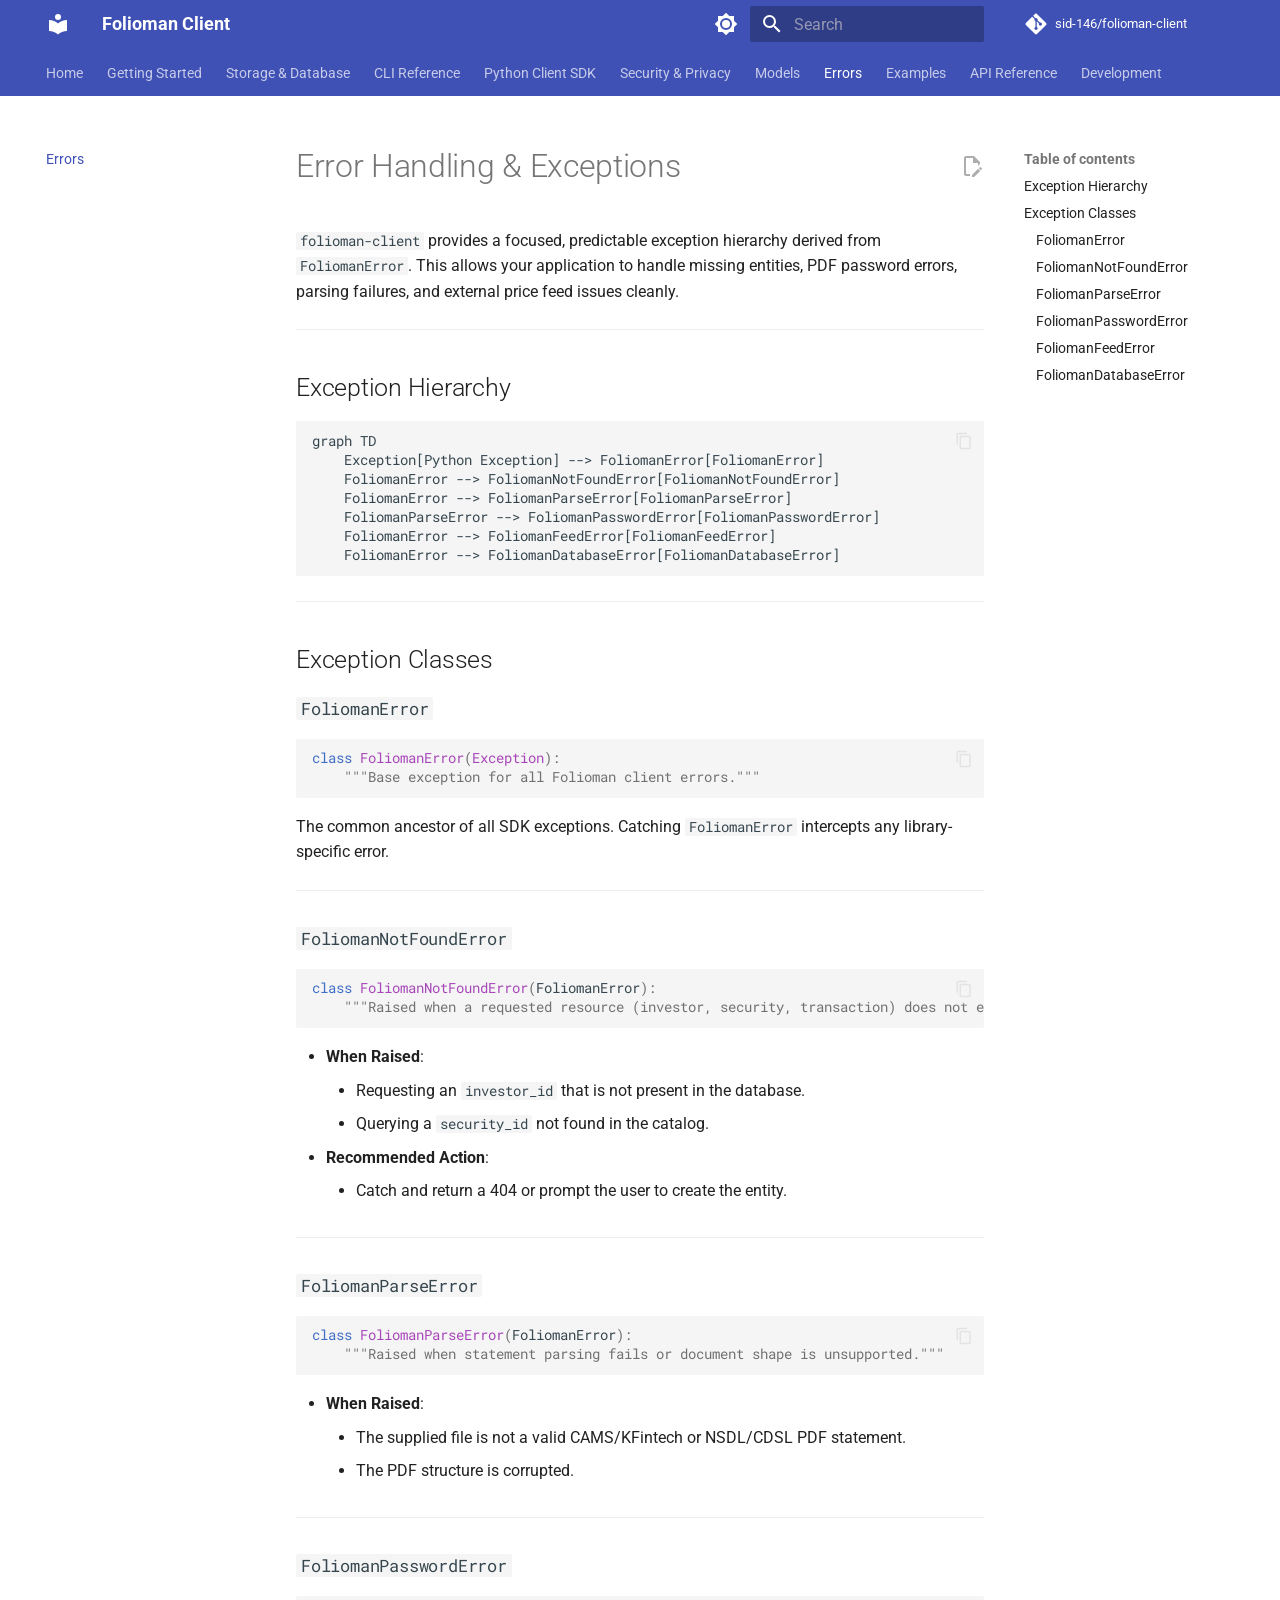
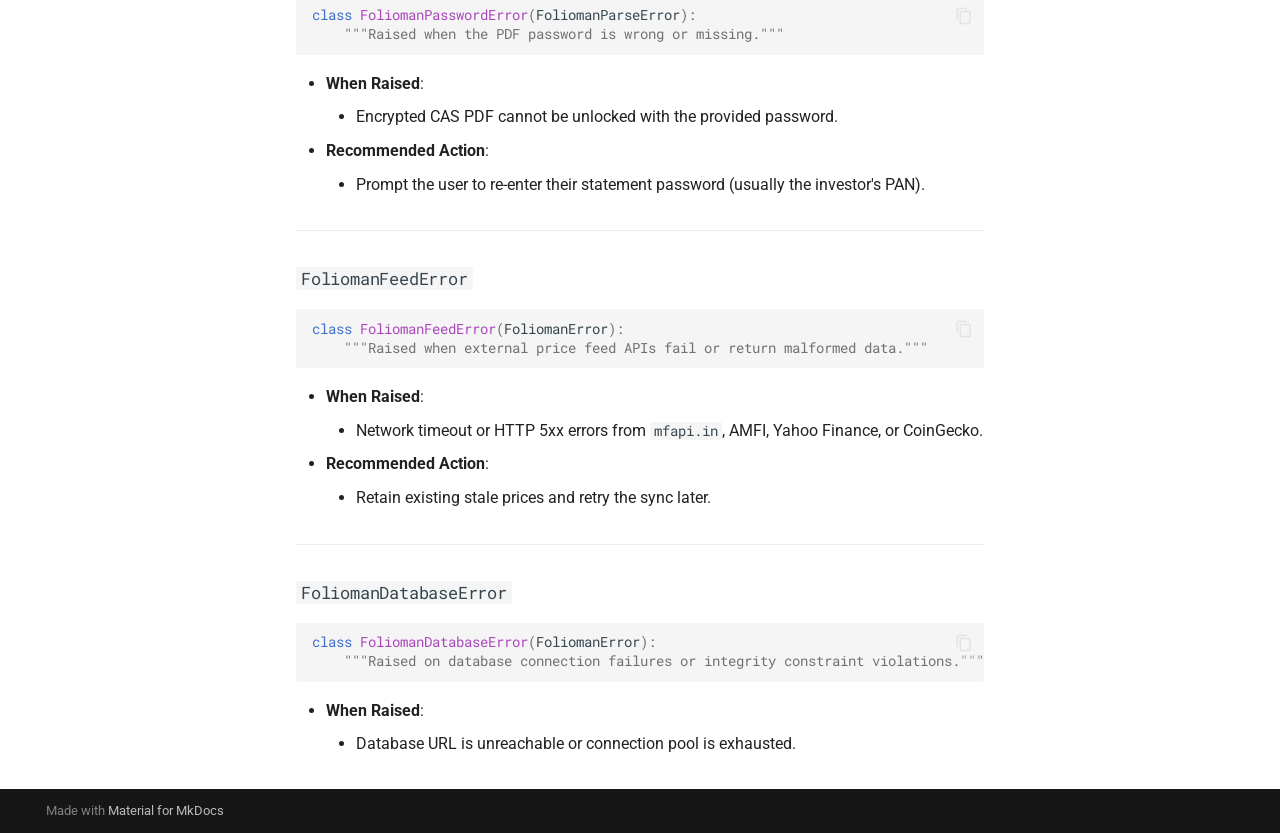
<file: errors/index.html>
<!doctype html>
<html lang="en" class="no-js">
  <head>
    
      <meta charset="utf-8">
      <meta name="viewport" content="width=device-width,initial-scale=1">
      
        <meta name="description" content="Embedded typed Python portfolio engine and CLI for Indian mutual funds and equities.">
      
      
      
        <link rel="canonical" href="https://sid-146.github.io/folioman-client/errors/">
      
      
        <link rel="prev" href="../models/">
      
      
        <link rel="next" href="../examples/">
      
      
        
      
      
      <link rel="icon" href="../assets/images/favicon.png">
      <meta name="generator" content="mkdocs-1.6.1, mkdocs-material-9.7.7">
    
    
      
        <title>Errors - Folioman Client</title>
      
    
    
      <link rel="stylesheet" href="../assets/stylesheets/main.ec1eaa64.min.css">
      
        
        <link rel="stylesheet" href="../assets/stylesheets/palette.ab4e12ef.min.css">
      
      


    
    
      
    
    
      
        
        
        <link rel="preconnect" href="https://fonts.gstatic.com" crossorigin>
        <link rel="stylesheet" href="https://fonts.googleapis.com/css?family=Roboto:300,300i,400,400i,700,700i%7CRoboto+Mono:400,400i,700,700i&display=fallback">
        <style>:root{--md-text-font:"Roboto";--md-code-font:"Roboto Mono"}</style>
      
    
    
      <link rel="stylesheet" href="../assets/_mkdocstrings.css">
    
    <script>__md_scope=new URL("..",location),__md_hash=e=>[...e].reduce(((e,_)=>(e<<5)-e+_.charCodeAt(0)),0),__md_get=(e,_=localStorage,t=__md_scope)=>JSON.parse(_.getItem(t.pathname+"."+e)),__md_set=(e,_,t=localStorage,a=__md_scope)=>{try{t.setItem(a.pathname+"."+e,JSON.stringify(_))}catch(e){}}</script>
    
      

    
    
  </head>
  
  
    
    
      
    
    
    
    
    <body dir="ltr" data-md-color-scheme="default" data-md-color-primary="indigo" data-md-color-accent="indigo">
  
    
    <input class="md-toggle" data-md-toggle="drawer" type="checkbox" id="__drawer" autocomplete="off">
    <input class="md-toggle" data-md-toggle="search" type="checkbox" id="__search" autocomplete="off">
    <label class="md-overlay" for="__drawer"></label>
    <div data-md-component="skip">
      
        
        <a href="#error-handling-exceptions" class="md-skip">
          Skip to content
        </a>
      
    </div>
    <div data-md-component="announce">
      
    </div>
    
    
      

<header class="md-header" data-md-component="header">
  <nav class="md-header__inner md-grid" aria-label="Header">
    <a href=".." title="Folioman Client" class="md-header__button md-logo" aria-label="Folioman Client" data-md-component="logo">
      
  
  <svg xmlns="http://www.w3.org/2000/svg" viewBox="0 0 24 24"><path d="M12 8a3 3 0 0 0 3-3 3 3 0 0 0-3-3 3 3 0 0 0-3 3 3 3 0 0 0 3 3m0 3.54C9.64 9.35 6.5 8 3 8v11c3.5 0 6.64 1.35 9 3.54 2.36-2.19 5.5-3.54 9-3.54V8c-3.5 0-6.64 1.35-9 3.54"/></svg>

    </a>
    <label class="md-header__button md-icon" for="__drawer">
      
      <svg xmlns="http://www.w3.org/2000/svg" viewBox="0 0 24 24"><path d="M3 6h18v2H3zm0 5h18v2H3zm0 5h18v2H3z"/></svg>
    </label>
    <div class="md-header__title" data-md-component="header-title">
      <div class="md-header__ellipsis">
        <div class="md-header__topic">
          <span class="md-ellipsis">
            Folioman Client
          </span>
        </div>
        <div class="md-header__topic" data-md-component="header-topic">
          <span class="md-ellipsis">
            
              Errors
            
          </span>
        </div>
      </div>
    </div>
    
      
        <form class="md-header__option" data-md-component="palette">
  
    
    
    
    <input class="md-option" data-md-color-media="" data-md-color-scheme="default" data-md-color-primary="indigo" data-md-color-accent="indigo"  aria-label="Switch to dark mode"  type="radio" name="__palette" id="__palette_0">
    
      <label class="md-header__button md-icon" title="Switch to dark mode" for="__palette_1" hidden>
        <svg xmlns="http://www.w3.org/2000/svg" viewBox="0 0 24 24"><path d="M12 8a4 4 0 0 0-4 4 4 4 0 0 0 4 4 4 4 0 0 0 4-4 4 4 0 0 0-4-4m0 10a6 6 0 0 1-6-6 6 6 0 0 1 6-6 6 6 0 0 1 6 6 6 6 0 0 1-6 6m8-9.31V4h-4.69L12 .69 8.69 4H4v4.69L.69 12 4 15.31V20h4.69L12 23.31 15.31 20H20v-4.69L23.31 12z"/></svg>
      </label>
    
  
    
    
    
    <input class="md-option" data-md-color-media="" data-md-color-scheme="slate" data-md-color-primary="indigo" data-md-color-accent="indigo"  aria-label="Switch to light mode"  type="radio" name="__palette" id="__palette_1">
    
      <label class="md-header__button md-icon" title="Switch to light mode" for="__palette_0" hidden>
        <svg xmlns="http://www.w3.org/2000/svg" viewBox="0 0 24 24"><path d="M12 18c-.89 0-1.74-.2-2.5-.55C11.56 16.5 13 14.42 13 12s-1.44-4.5-3.5-5.45C10.26 6.2 11.11 6 12 6a6 6 0 0 1 6 6 6 6 0 0 1-6 6m8-9.31V4h-4.69L12 .69 8.69 4H4v4.69L.69 12 4 15.31V20h4.69L12 23.31 15.31 20H20v-4.69L23.31 12z"/></svg>
      </label>
    
  
</form>
      
    
    
      <script>var palette=__md_get("__palette");if(palette&&palette.color){if("(prefers-color-scheme)"===palette.color.media){var media=matchMedia("(prefers-color-scheme: light)"),input=document.querySelector(media.matches?"[data-md-color-media='(prefers-color-scheme: light)']":"[data-md-color-media='(prefers-color-scheme: dark)']");palette.color.media=input.getAttribute("data-md-color-media"),palette.color.scheme=input.getAttribute("data-md-color-scheme"),palette.color.primary=input.getAttribute("data-md-color-primary"),palette.color.accent=input.getAttribute("data-md-color-accent")}for(var[key,value]of Object.entries(palette.color))document.body.setAttribute("data-md-color-"+key,value)}</script>
    
    
    
      
      
        <label class="md-header__button md-icon" for="__search">
          
          <svg xmlns="http://www.w3.org/2000/svg" viewBox="0 0 24 24"><path d="M9.5 3A6.5 6.5 0 0 1 16 9.5c0 1.61-.59 3.09-1.56 4.23l.27.27h.79l5 5-1.5 1.5-5-5v-.79l-.27-.27A6.52 6.52 0 0 1 9.5 16 6.5 6.5 0 0 1 3 9.5 6.5 6.5 0 0 1 9.5 3m0 2C7 5 5 7 5 9.5S7 14 9.5 14 14 12 14 9.5 12 5 9.5 5"/></svg>
        </label>
        <div class="md-search" data-md-component="search" role="dialog">
  <label class="md-search__overlay" for="__search"></label>
  <div class="md-search__inner" role="search">
    <form class="md-search__form" name="search">
      <input type="text" class="md-search__input" name="query" aria-label="Search" placeholder="Search" autocapitalize="off" autocorrect="off" autocomplete="off" spellcheck="false" data-md-component="search-query" required>
      <label class="md-search__icon md-icon" for="__search">
        
        <svg xmlns="http://www.w3.org/2000/svg" viewBox="0 0 24 24"><path d="M9.5 3A6.5 6.5 0 0 1 16 9.5c0 1.61-.59 3.09-1.56 4.23l.27.27h.79l5 5-1.5 1.5-5-5v-.79l-.27-.27A6.52 6.52 0 0 1 9.5 16 6.5 6.5 0 0 1 3 9.5 6.5 6.5 0 0 1 9.5 3m0 2C7 5 5 7 5 9.5S7 14 9.5 14 14 12 14 9.5 12 5 9.5 5"/></svg>
        
        <svg xmlns="http://www.w3.org/2000/svg" viewBox="0 0 24 24"><path d="M20 11v2H8l5.5 5.5-1.42 1.42L4.16 12l7.92-7.92L13.5 5.5 8 11z"/></svg>
      </label>
      <nav class="md-search__options" aria-label="Search">
        
        <button type="reset" class="md-search__icon md-icon" title="Clear" aria-label="Clear" tabindex="-1">
          
          <svg xmlns="http://www.w3.org/2000/svg" viewBox="0 0 24 24"><path d="M19 6.41 17.59 5 12 10.59 6.41 5 5 6.41 10.59 12 5 17.59 6.41 19 12 13.41 17.59 19 19 17.59 13.41 12z"/></svg>
        </button>
      </nav>
      
    </form>
    <div class="md-search__output">
      <div class="md-search__scrollwrap" tabindex="0" data-md-scrollfix>
        <div class="md-search-result" data-md-component="search-result">
          <div class="md-search-result__meta">
            Initializing search
          </div>
          <ol class="md-search-result__list" role="presentation"></ol>
        </div>
      </div>
    </div>
  </div>
</div>
      
    
    
      <div class="md-header__source">
        <a href="https://github.com/sid-146/folioman-client" title="Go to repository" class="md-source" data-md-component="source">
  <div class="md-source__icon md-icon">
    
    <svg xmlns="http://www.w3.org/2000/svg" viewBox="0 0 448 512"><!--! Font Awesome Free 7.1.0 by @fontawesome - https://fontawesome.com License - https://fontawesome.com/license/free (Icons: CC BY 4.0, Fonts: SIL OFL 1.1, Code: MIT License) Copyright 2025 Fonticons, Inc.--><path d="M439.6 236.1 244 40.5c-5.4-5.5-12.8-8.5-20.4-8.5s-15 3-20.4 8.4L162.5 81l51.5 51.5c27.1-9.1 52.7 16.8 43.4 43.7l49.7 49.7c34.2-11.8 61.2 31 35.5 56.7-26.5 26.5-70.2-2.9-56-37.3L240.3 199v121.9c25.3 12.5 22.3 41.8 9.1 55-6.4 6.4-15.2 10.1-24.3 10.1s-17.8-3.6-24.3-10.1c-17.6-17.6-11.1-46.9 11.2-56v-123c-20.8-8.5-24.6-30.7-18.6-45L142.6 101 8.5 235.1C3 240.6 0 247.9 0 255.5s3 15 8.5 20.4l195.6 195.7c5.4 5.4 12.7 8.4 20.4 8.4s15-3 20.4-8.4l194.7-194.7c5.4-5.4 8.4-12.8 8.4-20.4s-3-15-8.4-20.4"/></svg>
  </div>
  <div class="md-source__repository">
    sid-146/folioman-client
  </div>
</a>
      </div>
    
  </nav>
  
</header>
    
    <div class="md-container" data-md-component="container">
      
      
        
          
            
<nav class="md-tabs" aria-label="Tabs" data-md-component="tabs">
  <div class="md-grid">
    <ul class="md-tabs__list">
      
        
  
  
  
  
    <li class="md-tabs__item">
      <a href=".." class="md-tabs__link">
        
  
  
    
  
  Home

      </a>
    </li>
  

      
        
  
  
  
  
    <li class="md-tabs__item">
      <a href="../getting-started/" class="md-tabs__link">
        
  
  
    
  
  Getting Started

      </a>
    </li>
  

      
        
  
  
  
  
    <li class="md-tabs__item">
      <a href="../configuration/" class="md-tabs__link">
        
  
  
    
  
  Storage & Database

      </a>
    </li>
  

      
        
  
  
  
  
    <li class="md-tabs__item">
      <a href="../cli/" class="md-tabs__link">
        
  
  
    
  
  CLI Reference

      </a>
    </li>
  

      
        
  
  
  
  
    <li class="md-tabs__item">
      <a href="../client/" class="md-tabs__link">
        
  
  
    
  
  Python Client SDK

      </a>
    </li>
  

      
        
  
  
  
  
    <li class="md-tabs__item">
      <a href="../security/" class="md-tabs__link">
        
  
  
    
  
  Security & Privacy

      </a>
    </li>
  

      
        
  
  
  
  
    <li class="md-tabs__item">
      <a href="../models/" class="md-tabs__link">
        
  
  
    
  
  Models

      </a>
    </li>
  

      
        
  
  
  
    
  
  
    <li class="md-tabs__item md-tabs__item--active">
      <a href="./" class="md-tabs__link">
        
  
  
    
  
  Errors

      </a>
    </li>
  

      
        
  
  
  
  
    <li class="md-tabs__item">
      <a href="../examples/" class="md-tabs__link">
        
  
  
    
  
  Examples

      </a>
    </li>
  

      
        
  
  
  
  
    <li class="md-tabs__item">
      <a href="../api-reference/" class="md-tabs__link">
        
  
  
    
  
  API Reference

      </a>
    </li>
  

      
        
  
  
  
  
    <li class="md-tabs__item">
      <a href="../development/" class="md-tabs__link">
        
  
  
    
  
  Development

      </a>
    </li>
  

      
    </ul>
  </div>
</nav>
          
        
      
      <main class="md-main" data-md-component="main">
        <div class="md-main__inner md-grid">
          
            
              
              <div class="md-sidebar md-sidebar--primary" data-md-component="sidebar" data-md-type="navigation" >
                <div class="md-sidebar__scrollwrap">
                  <div class="md-sidebar__inner">
                    


  


<nav class="md-nav md-nav--primary md-nav--lifted" aria-label="Navigation" data-md-level="0">
  <label class="md-nav__title" for="__drawer">
    <a href=".." title="Folioman Client" class="md-nav__button md-logo" aria-label="Folioman Client" data-md-component="logo">
      
  
  <svg xmlns="http://www.w3.org/2000/svg" viewBox="0 0 24 24"><path d="M12 8a3 3 0 0 0 3-3 3 3 0 0 0-3-3 3 3 0 0 0-3 3 3 3 0 0 0 3 3m0 3.54C9.64 9.35 6.5 8 3 8v11c3.5 0 6.64 1.35 9 3.54 2.36-2.19 5.5-3.54 9-3.54V8c-3.5 0-6.64 1.35-9 3.54"/></svg>

    </a>
    Folioman Client
  </label>
  
    <div class="md-nav__source">
      <a href="https://github.com/sid-146/folioman-client" title="Go to repository" class="md-source" data-md-component="source">
  <div class="md-source__icon md-icon">
    
    <svg xmlns="http://www.w3.org/2000/svg" viewBox="0 0 448 512"><!--! Font Awesome Free 7.1.0 by @fontawesome - https://fontawesome.com License - https://fontawesome.com/license/free (Icons: CC BY 4.0, Fonts: SIL OFL 1.1, Code: MIT License) Copyright 2025 Fonticons, Inc.--><path d="M439.6 236.1 244 40.5c-5.4-5.5-12.8-8.5-20.4-8.5s-15 3-20.4 8.4L162.5 81l51.5 51.5c27.1-9.1 52.7 16.8 43.4 43.7l49.7 49.7c34.2-11.8 61.2 31 35.5 56.7-26.5 26.5-70.2-2.9-56-37.3L240.3 199v121.9c25.3 12.5 22.3 41.8 9.1 55-6.4 6.4-15.2 10.1-24.3 10.1s-17.8-3.6-24.3-10.1c-17.6-17.6-11.1-46.9 11.2-56v-123c-20.8-8.5-24.6-30.7-18.6-45L142.6 101 8.5 235.1C3 240.6 0 247.9 0 255.5s3 15 8.5 20.4l195.6 195.7c5.4 5.4 12.7 8.4 20.4 8.4s15-3 20.4-8.4l194.7-194.7c5.4-5.4 8.4-12.8 8.4-20.4s-3-15-8.4-20.4"/></svg>
  </div>
  <div class="md-source__repository">
    sid-146/folioman-client
  </div>
</a>
    </div>
  
  <ul class="md-nav__list" data-md-scrollfix>
    
      
      
  
  
  
  
    <li class="md-nav__item">
      <a href=".." class="md-nav__link">
        
  
  
  <span class="md-ellipsis">
    
  
    Home
  

    
  </span>
  
  

      </a>
    </li>
  

    
      
      
  
  
  
  
    <li class="md-nav__item">
      <a href="../getting-started/" class="md-nav__link">
        
  
  
  <span class="md-ellipsis">
    
  
    Getting Started
  

    
  </span>
  
  

      </a>
    </li>
  

    
      
      
  
  
  
  
    <li class="md-nav__item">
      <a href="../configuration/" class="md-nav__link">
        
  
  
  <span class="md-ellipsis">
    
  
    Storage & Database
  

    
  </span>
  
  

      </a>
    </li>
  

    
      
      
  
  
  
  
    <li class="md-nav__item">
      <a href="../cli/" class="md-nav__link">
        
  
  
  <span class="md-ellipsis">
    
  
    CLI Reference
  

    
  </span>
  
  

      </a>
    </li>
  

    
      
      
  
  
  
  
    <li class="md-nav__item">
      <a href="../client/" class="md-nav__link">
        
  
  
  <span class="md-ellipsis">
    
  
    Python Client SDK
  

    
  </span>
  
  

      </a>
    </li>
  

    
      
      
  
  
  
  
    <li class="md-nav__item">
      <a href="../security/" class="md-nav__link">
        
  
  
  <span class="md-ellipsis">
    
  
    Security & Privacy
  

    
  </span>
  
  

      </a>
    </li>
  

    
      
      
  
  
  
  
    <li class="md-nav__item">
      <a href="../models/" class="md-nav__link">
        
  
  
  <span class="md-ellipsis">
    
  
    Models
  

    
  </span>
  
  

      </a>
    </li>
  

    
      
      
  
  
    
  
  
  
    <li class="md-nav__item md-nav__item--active">
      
      <input class="md-nav__toggle md-toggle" type="checkbox" id="__toc">
      
      
        
      
      
        <label class="md-nav__link md-nav__link--active" for="__toc">
          
  
  
  <span class="md-ellipsis">
    
  
    Errors
  

    
  </span>
  
  

          <span class="md-nav__icon md-icon"></span>
        </label>
      
      <a href="./" class="md-nav__link md-nav__link--active">
        
  
  
  <span class="md-ellipsis">
    
  
    Errors
  

    
  </span>
  
  

      </a>
      
        

<nav class="md-nav md-nav--secondary" aria-label="Table of contents">
  
  
  
    
  
  
    <label class="md-nav__title" for="__toc">
      <span class="md-nav__icon md-icon"></span>
      Table of contents
    </label>
    <ul class="md-nav__list" data-md-component="toc" data-md-scrollfix>
      
        <li class="md-nav__item">
  <a href="#exception-hierarchy" class="md-nav__link">
    <span class="md-ellipsis">
      
        Exception Hierarchy
      
    </span>
  </a>
  
</li>
      
        <li class="md-nav__item">
  <a href="#exception-classes" class="md-nav__link">
    <span class="md-ellipsis">
      
        Exception Classes
      
    </span>
  </a>
  
    <nav class="md-nav" aria-label="Exception Classes">
      <ul class="md-nav__list">
        
          <li class="md-nav__item">
  <a href="#foliomanerror" class="md-nav__link">
    <span class="md-ellipsis">
      
        FoliomanError
      
    </span>
  </a>
  
</li>
        
          <li class="md-nav__item">
  <a href="#foliomannotfounderror" class="md-nav__link">
    <span class="md-ellipsis">
      
        FoliomanNotFoundError
      
    </span>
  </a>
  
</li>
        
          <li class="md-nav__item">
  <a href="#foliomanparseerror" class="md-nav__link">
    <span class="md-ellipsis">
      
        FoliomanParseError
      
    </span>
  </a>
  
</li>
        
          <li class="md-nav__item">
  <a href="#foliomanpassworderror" class="md-nav__link">
    <span class="md-ellipsis">
      
        FoliomanPasswordError
      
    </span>
  </a>
  
</li>
        
          <li class="md-nav__item">
  <a href="#foliomanfeederror" class="md-nav__link">
    <span class="md-ellipsis">
      
        FoliomanFeedError
      
    </span>
  </a>
  
</li>
        
          <li class="md-nav__item">
  <a href="#foliomandatabaseerror" class="md-nav__link">
    <span class="md-ellipsis">
      
        FoliomanDatabaseError
      
    </span>
  </a>
  
</li>
        
      </ul>
    </nav>
  
</li>
      
    </ul>
  
</nav>
      
    </li>
  

    
      
      
  
  
  
  
    <li class="md-nav__item">
      <a href="../examples/" class="md-nav__link">
        
  
  
  <span class="md-ellipsis">
    
  
    Examples
  

    
  </span>
  
  

      </a>
    </li>
  

    
      
      
  
  
  
  
    <li class="md-nav__item">
      <a href="../api-reference/" class="md-nav__link">
        
  
  
  <span class="md-ellipsis">
    
  
    API Reference
  

    
  </span>
  
  

      </a>
    </li>
  

    
      
      
  
  
  
  
    <li class="md-nav__item">
      <a href="../development/" class="md-nav__link">
        
  
  
  <span class="md-ellipsis">
    
  
    Development
  

    
  </span>
  
  

      </a>
    </li>
  

    
  </ul>
</nav>
                  </div>
                </div>
              </div>
            
            
              
              <div class="md-sidebar md-sidebar--secondary" data-md-component="sidebar" data-md-type="toc" >
                <div class="md-sidebar__scrollwrap">
                  <div class="md-sidebar__inner">
                    

<nav class="md-nav md-nav--secondary" aria-label="Table of contents">
  
  
  
    
  
  
    <label class="md-nav__title" for="__toc">
      <span class="md-nav__icon md-icon"></span>
      Table of contents
    </label>
    <ul class="md-nav__list" data-md-component="toc" data-md-scrollfix>
      
        <li class="md-nav__item">
  <a href="#exception-hierarchy" class="md-nav__link">
    <span class="md-ellipsis">
      
        Exception Hierarchy
      
    </span>
  </a>
  
</li>
      
        <li class="md-nav__item">
  <a href="#exception-classes" class="md-nav__link">
    <span class="md-ellipsis">
      
        Exception Classes
      
    </span>
  </a>
  
    <nav class="md-nav" aria-label="Exception Classes">
      <ul class="md-nav__list">
        
          <li class="md-nav__item">
  <a href="#foliomanerror" class="md-nav__link">
    <span class="md-ellipsis">
      
        FoliomanError
      
    </span>
  </a>
  
</li>
        
          <li class="md-nav__item">
  <a href="#foliomannotfounderror" class="md-nav__link">
    <span class="md-ellipsis">
      
        FoliomanNotFoundError
      
    </span>
  </a>
  
</li>
        
          <li class="md-nav__item">
  <a href="#foliomanparseerror" class="md-nav__link">
    <span class="md-ellipsis">
      
        FoliomanParseError
      
    </span>
  </a>
  
</li>
        
          <li class="md-nav__item">
  <a href="#foliomanpassworderror" class="md-nav__link">
    <span class="md-ellipsis">
      
        FoliomanPasswordError
      
    </span>
  </a>
  
</li>
        
          <li class="md-nav__item">
  <a href="#foliomanfeederror" class="md-nav__link">
    <span class="md-ellipsis">
      
        FoliomanFeedError
      
    </span>
  </a>
  
</li>
        
          <li class="md-nav__item">
  <a href="#foliomandatabaseerror" class="md-nav__link">
    <span class="md-ellipsis">
      
        FoliomanDatabaseError
      
    </span>
  </a>
  
</li>
        
      </ul>
    </nav>
  
</li>
      
    </ul>
  
</nav>
                  </div>
                </div>
              </div>
            
          
          
            <div class="md-content" data-md-component="content">
              
              <article class="md-content__inner md-typeset">
                
                  


  
    <a href="https://github.com/sid-146/folioman-client/edit/main/docs/errors.md" title="Edit this page" class="md-content__button md-icon" rel="edit">
      
      <svg xmlns="http://www.w3.org/2000/svg" viewBox="0 0 24 24"><path d="M10 20H6V4h7v5h5v3.1l2-2V8l-6-6H6c-1.1 0-2 .9-2 2v16c0 1.1.9 2 2 2h4zm10.2-7c.1 0 .3.1.4.2l1.3 1.3c.2.2.2.6 0 .8l-1 1-2.1-2.1 1-1c.1-.1.2-.2.4-.2m0 3.9L14.1 23H12v-2.1l6.1-6.1z"/></svg>
    </a>
  
  


<h1 id="error-handling-exceptions">Error Handling &amp; Exceptions<a class="headerlink" href="#error-handling-exceptions" title="Permanent link">&para;</a></h1>
<p><code>folioman-client</code> provides a focused, predictable exception hierarchy derived from <code>FoliomanError</code>. This allows your application to handle missing entities, PDF password errors, parsing failures, and external price feed issues cleanly.</p>
<hr />
<h2 id="exception-hierarchy">Exception Hierarchy<a class="headerlink" href="#exception-hierarchy" title="Permanent link">&para;</a></h2>
<div class="language-text highlight"><pre><span></span><code><span id="__span-0-1"><a id="__codelineno-0-1" name="__codelineno-0-1" href="#__codelineno-0-1"></a>graph TD
</span><span id="__span-0-2"><a id="__codelineno-0-2" name="__codelineno-0-2" href="#__codelineno-0-2"></a>    Exception[Python Exception] --&gt; FoliomanError[FoliomanError]
</span><span id="__span-0-3"><a id="__codelineno-0-3" name="__codelineno-0-3" href="#__codelineno-0-3"></a>    FoliomanError --&gt; FoliomanNotFoundError[FoliomanNotFoundError]
</span><span id="__span-0-4"><a id="__codelineno-0-4" name="__codelineno-0-4" href="#__codelineno-0-4"></a>    FoliomanError --&gt; FoliomanParseError[FoliomanParseError]
</span><span id="__span-0-5"><a id="__codelineno-0-5" name="__codelineno-0-5" href="#__codelineno-0-5"></a>    FoliomanParseError --&gt; FoliomanPasswordError[FoliomanPasswordError]
</span><span id="__span-0-6"><a id="__codelineno-0-6" name="__codelineno-0-6" href="#__codelineno-0-6"></a>    FoliomanError --&gt; FoliomanFeedError[FoliomanFeedError]
</span><span id="__span-0-7"><a id="__codelineno-0-7" name="__codelineno-0-7" href="#__codelineno-0-7"></a>    FoliomanError --&gt; FoliomanDatabaseError[FoliomanDatabaseError]
</span></code></pre></div>
<hr />
<h2 id="exception-classes">Exception Classes<a class="headerlink" href="#exception-classes" title="Permanent link">&para;</a></h2>
<h3 id="foliomanerror"><code>FoliomanError</code><a class="headerlink" href="#foliomanerror" title="Permanent link">&para;</a></h3>
<div class="language-python highlight"><pre><span></span><code><span id="__span-1-1"><a id="__codelineno-1-1" name="__codelineno-1-1" href="#__codelineno-1-1"></a><span class="k">class</span><span class="w"> </span><span class="nc">FoliomanError</span><span class="p">(</span><span class="ne">Exception</span><span class="p">):</span>
</span><span id="__span-1-2"><a id="__codelineno-1-2" name="__codelineno-1-2" href="#__codelineno-1-2"></a><span class="w">    </span><span class="sd">"""Base exception for all Folioman client errors."""</span>
</span></code></pre></div>
<p>The common ancestor of all SDK exceptions. Catching <code>FoliomanError</code> intercepts any library-specific error.</p>
<hr />
<h3 id="foliomannotfounderror"><code>FoliomanNotFoundError</code><a class="headerlink" href="#foliomannotfounderror" title="Permanent link">&para;</a></h3>
<div class="language-python highlight"><pre><span></span><code><span id="__span-2-1"><a id="__codelineno-2-1" name="__codelineno-2-1" href="#__codelineno-2-1"></a><span class="k">class</span><span class="w"> </span><span class="nc">FoliomanNotFoundError</span><span class="p">(</span><span class="n">FoliomanError</span><span class="p">):</span>
</span><span id="__span-2-2"><a id="__codelineno-2-2" name="__codelineno-2-2" href="#__codelineno-2-2"></a><span class="w">    </span><span class="sd">"""Raised when a requested resource (investor, security, transaction) does not exist."""</span>
</span></code></pre></div>
<ul>
<li><strong>When Raised</strong>:<ul>
<li>Requesting an <code>investor_id</code> that is not present in the database.</li>
<li>Querying a <code>security_id</code> not found in the catalog.</li>
</ul>
</li>
<li><strong>Recommended Action</strong>:<ul>
<li>Catch and return a 404 or prompt the user to create the entity.</li>
</ul>
</li>
</ul>
<hr />
<h3 id="foliomanparseerror"><code>FoliomanParseError</code><a class="headerlink" href="#foliomanparseerror" title="Permanent link">&para;</a></h3>
<div class="language-python highlight"><pre><span></span><code><span id="__span-3-1"><a id="__codelineno-3-1" name="__codelineno-3-1" href="#__codelineno-3-1"></a><span class="k">class</span><span class="w"> </span><span class="nc">FoliomanParseError</span><span class="p">(</span><span class="n">FoliomanError</span><span class="p">):</span>
</span><span id="__span-3-2"><a id="__codelineno-3-2" name="__codelineno-3-2" href="#__codelineno-3-2"></a><span class="w">    </span><span class="sd">"""Raised when statement parsing fails or document shape is unsupported."""</span>
</span></code></pre></div>
<ul>
<li><strong>When Raised</strong>:<ul>
<li>The supplied file is not a valid CAMS/KFintech or NSDL/CDSL PDF statement.</li>
<li>The PDF structure is corrupted.</li>
</ul>
</li>
</ul>
<hr />
<h3 id="foliomanpassworderror"><code>FoliomanPasswordError</code><a class="headerlink" href="#foliomanpassworderror" title="Permanent link">&para;</a></h3>
<div class="language-python highlight"><pre><span></span><code><span id="__span-4-1"><a id="__codelineno-4-1" name="__codelineno-4-1" href="#__codelineno-4-1"></a><span class="k">class</span><span class="w"> </span><span class="nc">FoliomanPasswordError</span><span class="p">(</span><span class="n">FoliomanParseError</span><span class="p">):</span>
</span><span id="__span-4-2"><a id="__codelineno-4-2" name="__codelineno-4-2" href="#__codelineno-4-2"></a><span class="w">    </span><span class="sd">"""Raised when the PDF password is wrong or missing."""</span>
</span></code></pre></div>
<ul>
<li><strong>When Raised</strong>:<ul>
<li>Encrypted CAS PDF cannot be unlocked with the provided password.</li>
</ul>
</li>
<li><strong>Recommended Action</strong>:<ul>
<li>Prompt the user to re-enter their statement password (usually the investor's PAN).</li>
</ul>
</li>
</ul>
<hr />
<h3 id="foliomanfeederror"><code>FoliomanFeedError</code><a class="headerlink" href="#foliomanfeederror" title="Permanent link">&para;</a></h3>
<div class="language-python highlight"><pre><span></span><code><span id="__span-5-1"><a id="__codelineno-5-1" name="__codelineno-5-1" href="#__codelineno-5-1"></a><span class="k">class</span><span class="w"> </span><span class="nc">FoliomanFeedError</span><span class="p">(</span><span class="n">FoliomanError</span><span class="p">):</span>
</span><span id="__span-5-2"><a id="__codelineno-5-2" name="__codelineno-5-2" href="#__codelineno-5-2"></a><span class="w">    </span><span class="sd">"""Raised when external price feed APIs fail or return malformed data."""</span>
</span></code></pre></div>
<ul>
<li><strong>When Raised</strong>:<ul>
<li>Network timeout or HTTP 5xx errors from <code>mfapi.in</code>, AMFI, Yahoo Finance, or CoinGecko.</li>
</ul>
</li>
<li><strong>Recommended Action</strong>:<ul>
<li>Retain existing stale prices and retry the sync later.</li>
</ul>
</li>
</ul>
<hr />
<h3 id="foliomandatabaseerror"><code>FoliomanDatabaseError</code><a class="headerlink" href="#foliomandatabaseerror" title="Permanent link">&para;</a></h3>
<div class="language-python highlight"><pre><span></span><code><span id="__span-6-1"><a id="__codelineno-6-1" name="__codelineno-6-1" href="#__codelineno-6-1"></a><span class="k">class</span><span class="w"> </span><span class="nc">FoliomanDatabaseError</span><span class="p">(</span><span class="n">FoliomanError</span><span class="p">):</span>
</span><span id="__span-6-2"><a id="__codelineno-6-2" name="__codelineno-6-2" href="#__codelineno-6-2"></a><span class="w">    </span><span class="sd">"""Raised on database connection failures or integrity constraint violations."""</span>
</span></code></pre></div>
<ul>
<li><strong>When Raised</strong>:<ul>
<li>Database URL is unreachable or connection pool is exhausted.</li>
</ul>
</li>
</ul>












                
              </article>
            </div>
          
          
<script>var target=document.getElementById(location.hash.slice(1));target&&target.name&&(target.checked=target.name.startsWith("__tabbed_"))</script>
        </div>
        
          <button type="button" class="md-top md-icon" data-md-component="top" hidden>
  
  <svg xmlns="http://www.w3.org/2000/svg" viewBox="0 0 24 24"><path d="M13 20h-2V8l-5.5 5.5-1.42-1.42L12 4.16l7.92 7.92-1.42 1.42L13 8z"/></svg>
  Back to top
</button>
        
      </main>
      
        <footer class="md-footer">
  
  <div class="md-footer-meta md-typeset">
    <div class="md-footer-meta__inner md-grid">
      <div class="md-copyright">
  
  
    Made with
    <a href="https://squidfunk.github.io/mkdocs-material/" target="_blank" rel="noopener">
      Material for MkDocs
    </a>
  
</div>
      
    </div>
  </div>
</footer>
      
    </div>
    <div class="md-dialog" data-md-component="dialog">
      <div class="md-dialog__inner md-typeset"></div>
    </div>
    
    
    
      
      
      <script id="__config" type="application/json">{"annotate": null, "base": "..", "features": ["navigation.tabs", "navigation.sections", "navigation.expand", "navigation.top", "search.highlight", "content.code.copy", "content.action.edit"], "search": "../assets/javascripts/workers/search.2c215733.min.js", "tags": null, "translations": {"clipboard.copied": "Copied to clipboard", "clipboard.copy": "Copy to clipboard", "search.result.more.one": "1 more on this page", "search.result.more.other": "# more on this page", "search.result.none": "No matching documents", "search.result.one": "1 matching document", "search.result.other": "# matching documents", "search.result.placeholder": "Type to start searching", "search.result.term.missing": "Missing", "select.version": "Select version"}, "version": null}</script>
    
    
      <script src="../assets/javascripts/bundle.d7400e89.min.js"></script>
      
    
  </body>
</html>
</file>
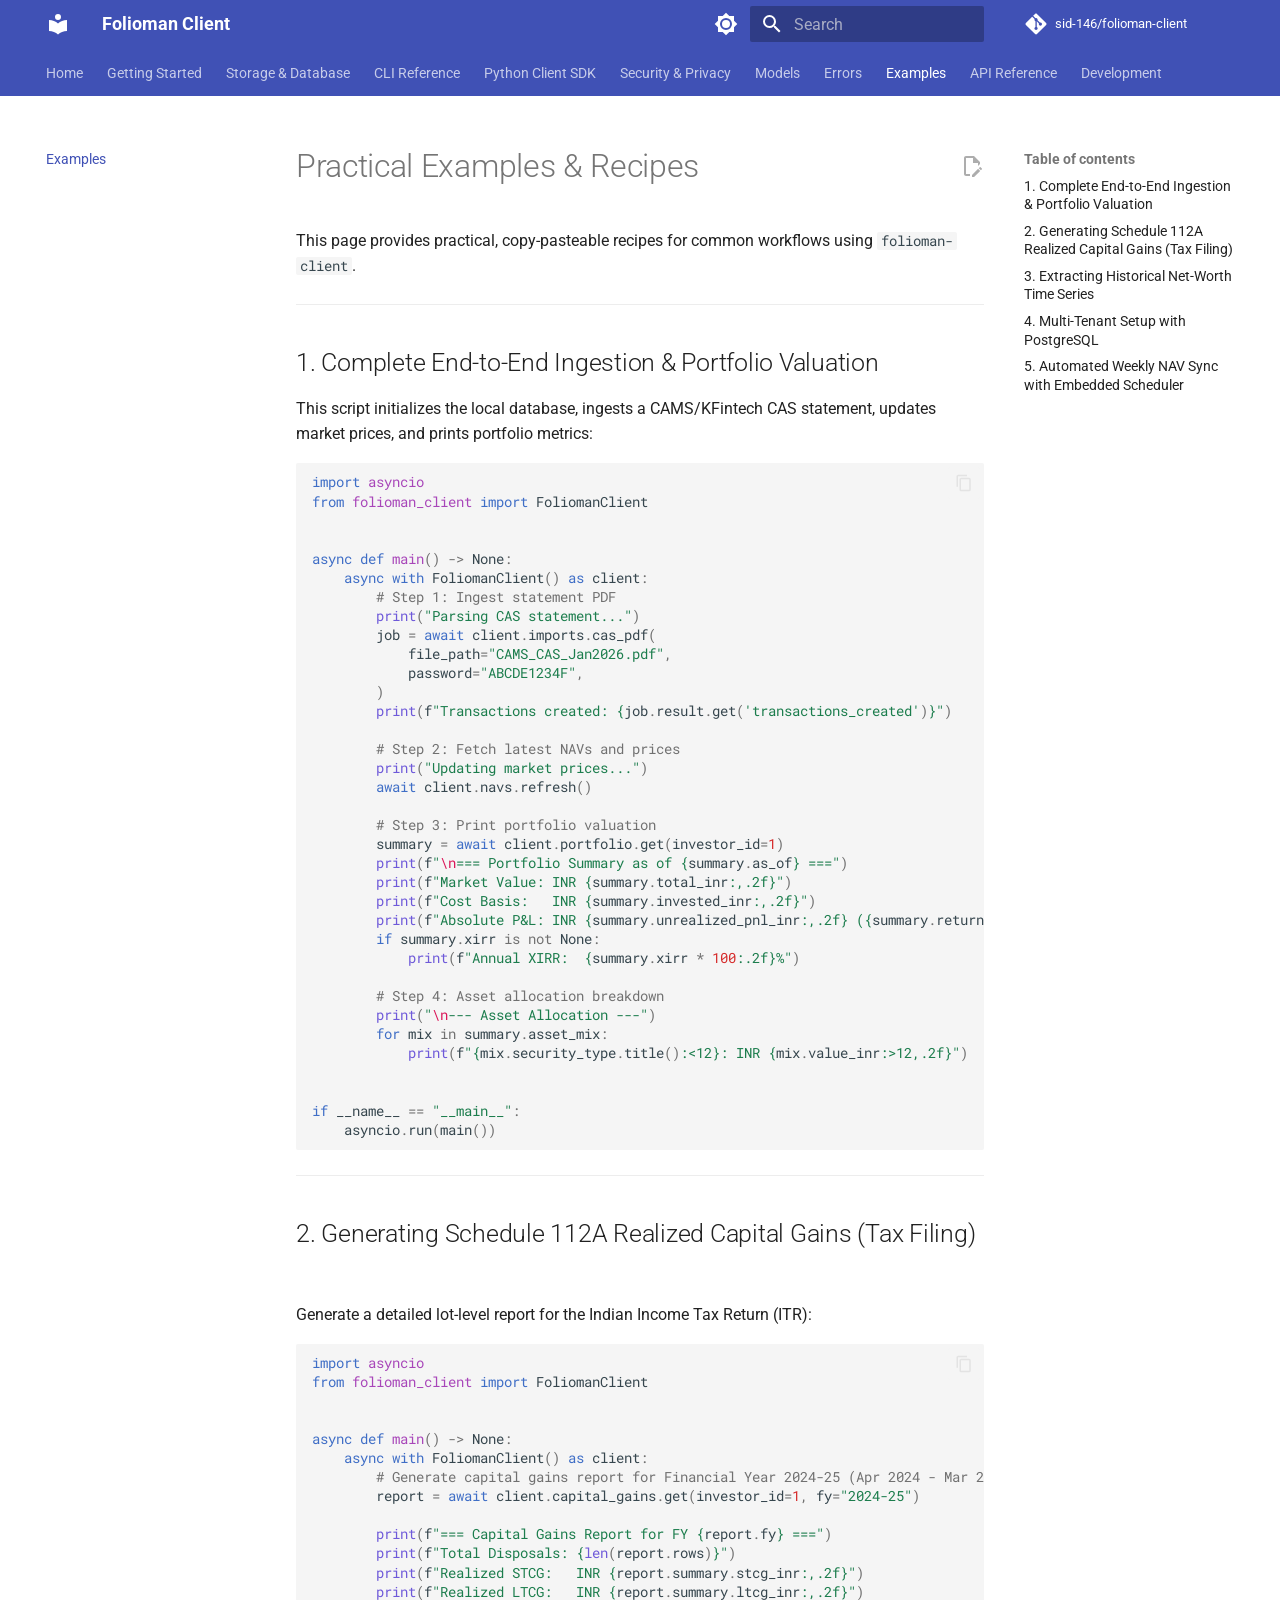
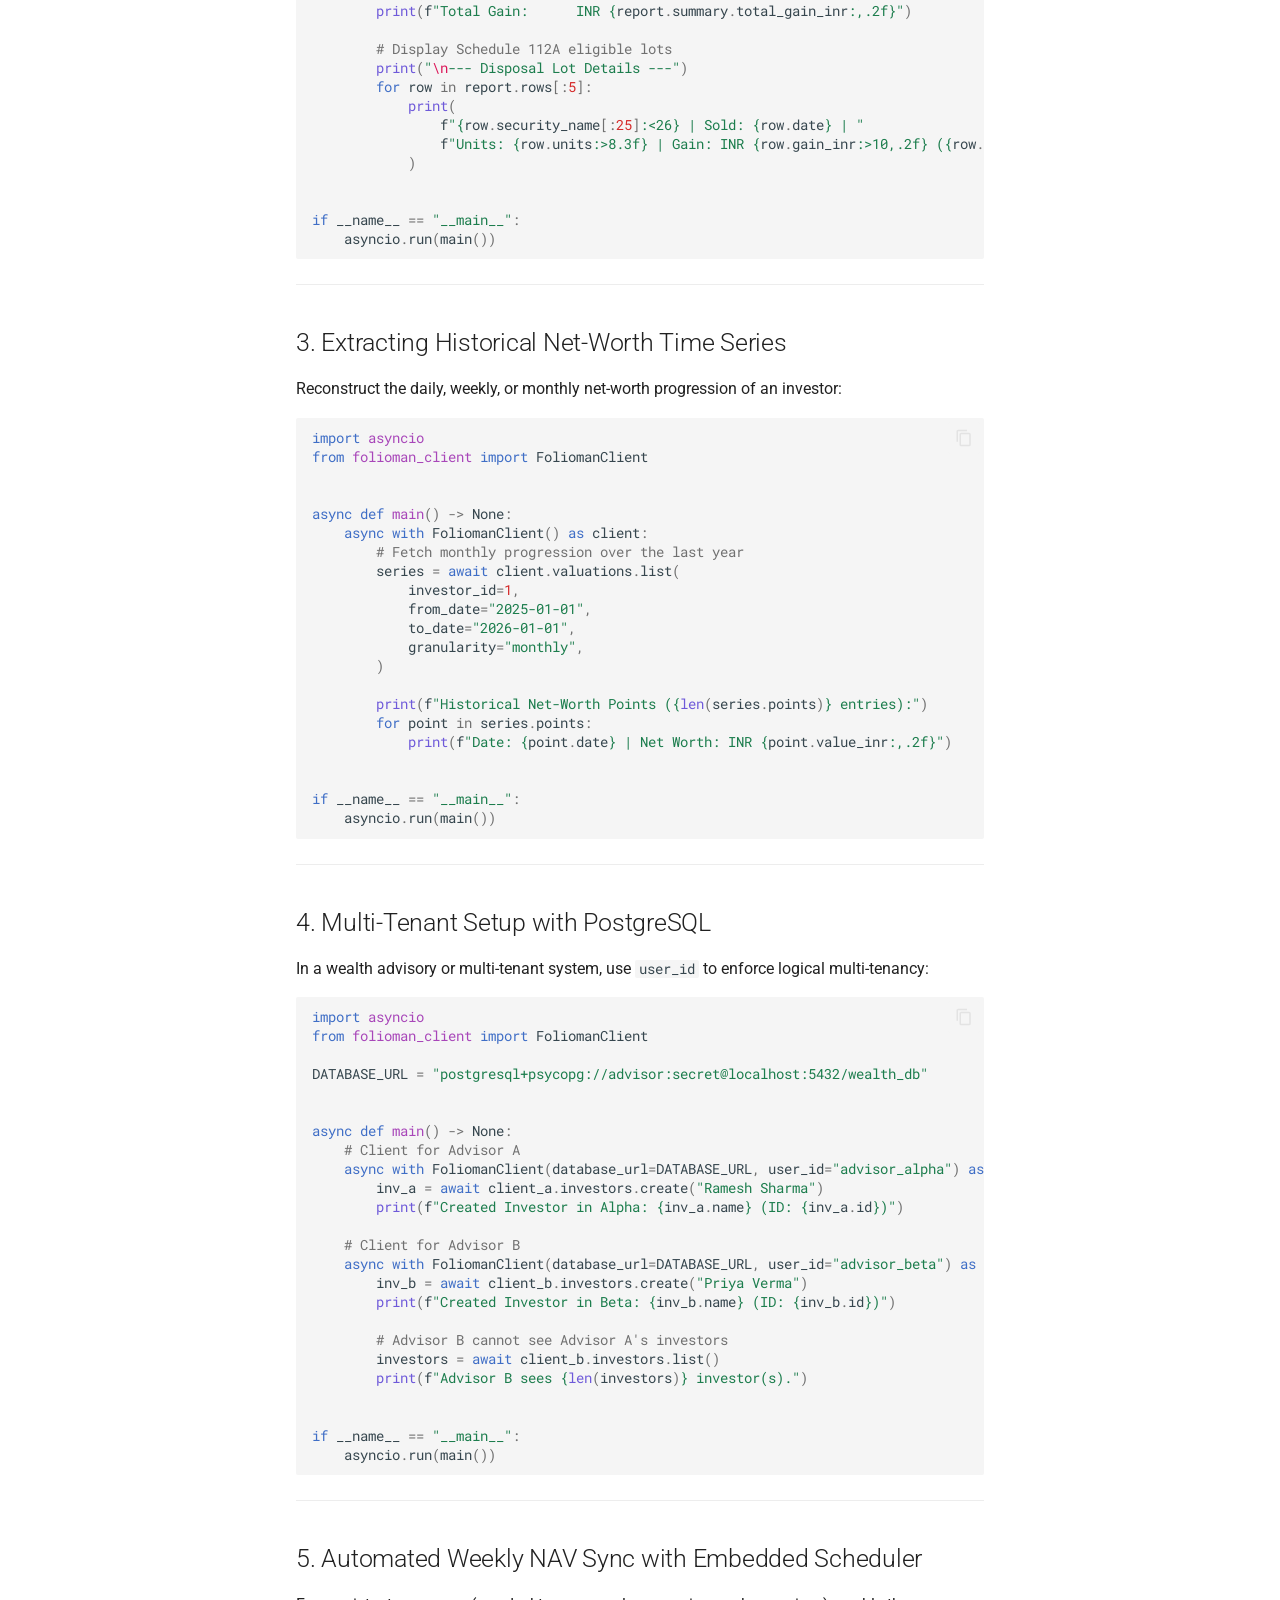
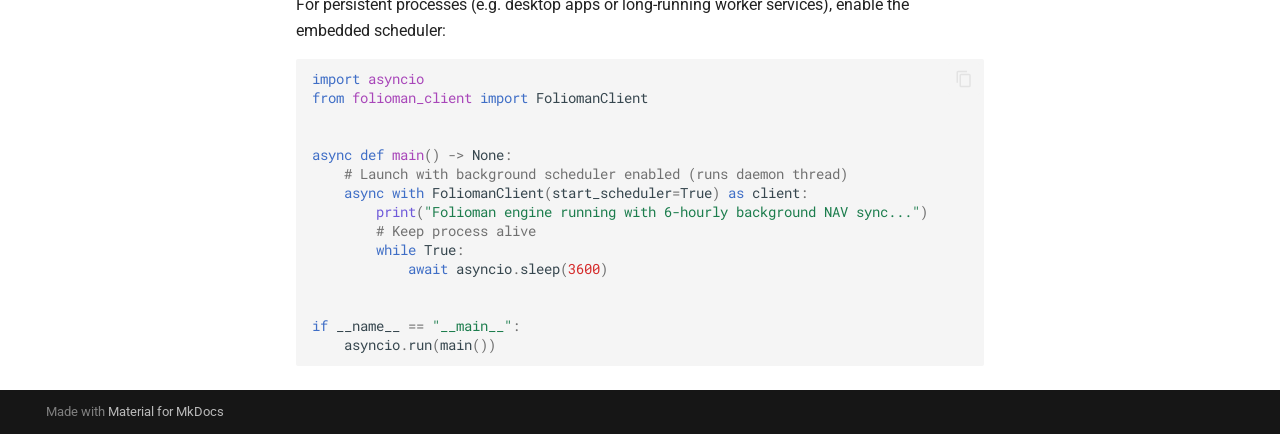
<file: examples/index.html>
<!doctype html>
<html lang="en" class="no-js">
  <head>
    
      <meta charset="utf-8">
      <meta name="viewport" content="width=device-width,initial-scale=1">
      
        <meta name="description" content="Embedded typed Python portfolio engine and CLI for Indian mutual funds and equities.">
      
      
      
        <link rel="canonical" href="https://sid-146.github.io/folioman-client/examples/">
      
      
        <link rel="prev" href="../errors/">
      
      
        <link rel="next" href="../api-reference/">
      
      
        
      
      
      <link rel="icon" href="../assets/images/favicon.png">
      <meta name="generator" content="mkdocs-1.6.1, mkdocs-material-9.7.7">
    
    
      
        <title>Examples - Folioman Client</title>
      
    
    
      <link rel="stylesheet" href="../assets/stylesheets/main.ec1eaa64.min.css">
      
        
        <link rel="stylesheet" href="../assets/stylesheets/palette.ab4e12ef.min.css">
      
      


    
    
      
    
    
      
        
        
        <link rel="preconnect" href="https://fonts.gstatic.com" crossorigin>
        <link rel="stylesheet" href="https://fonts.googleapis.com/css?family=Roboto:300,300i,400,400i,700,700i%7CRoboto+Mono:400,400i,700,700i&display=fallback">
        <style>:root{--md-text-font:"Roboto";--md-code-font:"Roboto Mono"}</style>
      
    
    
      <link rel="stylesheet" href="../assets/_mkdocstrings.css">
    
    <script>__md_scope=new URL("..",location),__md_hash=e=>[...e].reduce(((e,_)=>(e<<5)-e+_.charCodeAt(0)),0),__md_get=(e,_=localStorage,t=__md_scope)=>JSON.parse(_.getItem(t.pathname+"."+e)),__md_set=(e,_,t=localStorage,a=__md_scope)=>{try{t.setItem(a.pathname+"."+e,JSON.stringify(_))}catch(e){}}</script>
    
      

    
    
  </head>
  
  
    
    
      
    
    
    
    
    <body dir="ltr" data-md-color-scheme="default" data-md-color-primary="indigo" data-md-color-accent="indigo">
  
    
    <input class="md-toggle" data-md-toggle="drawer" type="checkbox" id="__drawer" autocomplete="off">
    <input class="md-toggle" data-md-toggle="search" type="checkbox" id="__search" autocomplete="off">
    <label class="md-overlay" for="__drawer"></label>
    <div data-md-component="skip">
      
        
        <a href="#practical-examples-recipes" class="md-skip">
          Skip to content
        </a>
      
    </div>
    <div data-md-component="announce">
      
    </div>
    
    
      

<header class="md-header" data-md-component="header">
  <nav class="md-header__inner md-grid" aria-label="Header">
    <a href=".." title="Folioman Client" class="md-header__button md-logo" aria-label="Folioman Client" data-md-component="logo">
      
  
  <svg xmlns="http://www.w3.org/2000/svg" viewBox="0 0 24 24"><path d="M12 8a3 3 0 0 0 3-3 3 3 0 0 0-3-3 3 3 0 0 0-3 3 3 3 0 0 0 3 3m0 3.54C9.64 9.35 6.5 8 3 8v11c3.5 0 6.64 1.35 9 3.54 2.36-2.19 5.5-3.54 9-3.54V8c-3.5 0-6.64 1.35-9 3.54"/></svg>

    </a>
    <label class="md-header__button md-icon" for="__drawer">
      
      <svg xmlns="http://www.w3.org/2000/svg" viewBox="0 0 24 24"><path d="M3 6h18v2H3zm0 5h18v2H3zm0 5h18v2H3z"/></svg>
    </label>
    <div class="md-header__title" data-md-component="header-title">
      <div class="md-header__ellipsis">
        <div class="md-header__topic">
          <span class="md-ellipsis">
            Folioman Client
          </span>
        </div>
        <div class="md-header__topic" data-md-component="header-topic">
          <span class="md-ellipsis">
            
              Examples
            
          </span>
        </div>
      </div>
    </div>
    
      
        <form class="md-header__option" data-md-component="palette">
  
    
    
    
    <input class="md-option" data-md-color-media="" data-md-color-scheme="default" data-md-color-primary="indigo" data-md-color-accent="indigo"  aria-label="Switch to dark mode"  type="radio" name="__palette" id="__palette_0">
    
      <label class="md-header__button md-icon" title="Switch to dark mode" for="__palette_1" hidden>
        <svg xmlns="http://www.w3.org/2000/svg" viewBox="0 0 24 24"><path d="M12 8a4 4 0 0 0-4 4 4 4 0 0 0 4 4 4 4 0 0 0 4-4 4 4 0 0 0-4-4m0 10a6 6 0 0 1-6-6 6 6 0 0 1 6-6 6 6 0 0 1 6 6 6 6 0 0 1-6 6m8-9.31V4h-4.69L12 .69 8.69 4H4v4.69L.69 12 4 15.31V20h4.69L12 23.31 15.31 20H20v-4.69L23.31 12z"/></svg>
      </label>
    
  
    
    
    
    <input class="md-option" data-md-color-media="" data-md-color-scheme="slate" data-md-color-primary="indigo" data-md-color-accent="indigo"  aria-label="Switch to light mode"  type="radio" name="__palette" id="__palette_1">
    
      <label class="md-header__button md-icon" title="Switch to light mode" for="__palette_0" hidden>
        <svg xmlns="http://www.w3.org/2000/svg" viewBox="0 0 24 24"><path d="M12 18c-.89 0-1.74-.2-2.5-.55C11.56 16.5 13 14.42 13 12s-1.44-4.5-3.5-5.45C10.26 6.2 11.11 6 12 6a6 6 0 0 1 6 6 6 6 0 0 1-6 6m8-9.31V4h-4.69L12 .69 8.69 4H4v4.69L.69 12 4 15.31V20h4.69L12 23.31 15.31 20H20v-4.69L23.31 12z"/></svg>
      </label>
    
  
</form>
      
    
    
      <script>var palette=__md_get("__palette");if(palette&&palette.color){if("(prefers-color-scheme)"===palette.color.media){var media=matchMedia("(prefers-color-scheme: light)"),input=document.querySelector(media.matches?"[data-md-color-media='(prefers-color-scheme: light)']":"[data-md-color-media='(prefers-color-scheme: dark)']");palette.color.media=input.getAttribute("data-md-color-media"),palette.color.scheme=input.getAttribute("data-md-color-scheme"),palette.color.primary=input.getAttribute("data-md-color-primary"),palette.color.accent=input.getAttribute("data-md-color-accent")}for(var[key,value]of Object.entries(palette.color))document.body.setAttribute("data-md-color-"+key,value)}</script>
    
    
    
      
      
        <label class="md-header__button md-icon" for="__search">
          
          <svg xmlns="http://www.w3.org/2000/svg" viewBox="0 0 24 24"><path d="M9.5 3A6.5 6.5 0 0 1 16 9.5c0 1.61-.59 3.09-1.56 4.23l.27.27h.79l5 5-1.5 1.5-5-5v-.79l-.27-.27A6.52 6.52 0 0 1 9.5 16 6.5 6.5 0 0 1 3 9.5 6.5 6.5 0 0 1 9.5 3m0 2C7 5 5 7 5 9.5S7 14 9.5 14 14 12 14 9.5 12 5 9.5 5"/></svg>
        </label>
        <div class="md-search" data-md-component="search" role="dialog">
  <label class="md-search__overlay" for="__search"></label>
  <div class="md-search__inner" role="search">
    <form class="md-search__form" name="search">
      <input type="text" class="md-search__input" name="query" aria-label="Search" placeholder="Search" autocapitalize="off" autocorrect="off" autocomplete="off" spellcheck="false" data-md-component="search-query" required>
      <label class="md-search__icon md-icon" for="__search">
        
        <svg xmlns="http://www.w3.org/2000/svg" viewBox="0 0 24 24"><path d="M9.5 3A6.5 6.5 0 0 1 16 9.5c0 1.61-.59 3.09-1.56 4.23l.27.27h.79l5 5-1.5 1.5-5-5v-.79l-.27-.27A6.52 6.52 0 0 1 9.5 16 6.5 6.5 0 0 1 3 9.5 6.5 6.5 0 0 1 9.5 3m0 2C7 5 5 7 5 9.5S7 14 9.5 14 14 12 14 9.5 12 5 9.5 5"/></svg>
        
        <svg xmlns="http://www.w3.org/2000/svg" viewBox="0 0 24 24"><path d="M20 11v2H8l5.5 5.5-1.42 1.42L4.16 12l7.92-7.92L13.5 5.5 8 11z"/></svg>
      </label>
      <nav class="md-search__options" aria-label="Search">
        
        <button type="reset" class="md-search__icon md-icon" title="Clear" aria-label="Clear" tabindex="-1">
          
          <svg xmlns="http://www.w3.org/2000/svg" viewBox="0 0 24 24"><path d="M19 6.41 17.59 5 12 10.59 6.41 5 5 6.41 10.59 12 5 17.59 6.41 19 12 13.41 17.59 19 19 17.59 13.41 12z"/></svg>
        </button>
      </nav>
      
    </form>
    <div class="md-search__output">
      <div class="md-search__scrollwrap" tabindex="0" data-md-scrollfix>
        <div class="md-search-result" data-md-component="search-result">
          <div class="md-search-result__meta">
            Initializing search
          </div>
          <ol class="md-search-result__list" role="presentation"></ol>
        </div>
      </div>
    </div>
  </div>
</div>
      
    
    
      <div class="md-header__source">
        <a href="https://github.com/sid-146/folioman-client" title="Go to repository" class="md-source" data-md-component="source">
  <div class="md-source__icon md-icon">
    
    <svg xmlns="http://www.w3.org/2000/svg" viewBox="0 0 448 512"><!--! Font Awesome Free 7.1.0 by @fontawesome - https://fontawesome.com License - https://fontawesome.com/license/free (Icons: CC BY 4.0, Fonts: SIL OFL 1.1, Code: MIT License) Copyright 2025 Fonticons, Inc.--><path d="M439.6 236.1 244 40.5c-5.4-5.5-12.8-8.5-20.4-8.5s-15 3-20.4 8.4L162.5 81l51.5 51.5c27.1-9.1 52.7 16.8 43.4 43.7l49.7 49.7c34.2-11.8 61.2 31 35.5 56.7-26.5 26.5-70.2-2.9-56-37.3L240.3 199v121.9c25.3 12.5 22.3 41.8 9.1 55-6.4 6.4-15.2 10.1-24.3 10.1s-17.8-3.6-24.3-10.1c-17.6-17.6-11.1-46.9 11.2-56v-123c-20.8-8.5-24.6-30.7-18.6-45L142.6 101 8.5 235.1C3 240.6 0 247.9 0 255.5s3 15 8.5 20.4l195.6 195.7c5.4 5.4 12.7 8.4 20.4 8.4s15-3 20.4-8.4l194.7-194.7c5.4-5.4 8.4-12.8 8.4-20.4s-3-15-8.4-20.4"/></svg>
  </div>
  <div class="md-source__repository">
    sid-146/folioman-client
  </div>
</a>
      </div>
    
  </nav>
  
</header>
    
    <div class="md-container" data-md-component="container">
      
      
        
          
            
<nav class="md-tabs" aria-label="Tabs" data-md-component="tabs">
  <div class="md-grid">
    <ul class="md-tabs__list">
      
        
  
  
  
  
    <li class="md-tabs__item">
      <a href=".." class="md-tabs__link">
        
  
  
    
  
  Home

      </a>
    </li>
  

      
        
  
  
  
  
    <li class="md-tabs__item">
      <a href="../getting-started/" class="md-tabs__link">
        
  
  
    
  
  Getting Started

      </a>
    </li>
  

      
        
  
  
  
  
    <li class="md-tabs__item">
      <a href="../configuration/" class="md-tabs__link">
        
  
  
    
  
  Storage & Database

      </a>
    </li>
  

      
        
  
  
  
  
    <li class="md-tabs__item">
      <a href="../cli/" class="md-tabs__link">
        
  
  
    
  
  CLI Reference

      </a>
    </li>
  

      
        
  
  
  
  
    <li class="md-tabs__item">
      <a href="../client/" class="md-tabs__link">
        
  
  
    
  
  Python Client SDK

      </a>
    </li>
  

      
        
  
  
  
  
    <li class="md-tabs__item">
      <a href="../security/" class="md-tabs__link">
        
  
  
    
  
  Security & Privacy

      </a>
    </li>
  

      
        
  
  
  
  
    <li class="md-tabs__item">
      <a href="../models/" class="md-tabs__link">
        
  
  
    
  
  Models

      </a>
    </li>
  

      
        
  
  
  
  
    <li class="md-tabs__item">
      <a href="../errors/" class="md-tabs__link">
        
  
  
    
  
  Errors

      </a>
    </li>
  

      
        
  
  
  
    
  
  
    <li class="md-tabs__item md-tabs__item--active">
      <a href="./" class="md-tabs__link">
        
  
  
    
  
  Examples

      </a>
    </li>
  

      
        
  
  
  
  
    <li class="md-tabs__item">
      <a href="../api-reference/" class="md-tabs__link">
        
  
  
    
  
  API Reference

      </a>
    </li>
  

      
        
  
  
  
  
    <li class="md-tabs__item">
      <a href="../development/" class="md-tabs__link">
        
  
  
    
  
  Development

      </a>
    </li>
  

      
    </ul>
  </div>
</nav>
          
        
      
      <main class="md-main" data-md-component="main">
        <div class="md-main__inner md-grid">
          
            
              
              <div class="md-sidebar md-sidebar--primary" data-md-component="sidebar" data-md-type="navigation" >
                <div class="md-sidebar__scrollwrap">
                  <div class="md-sidebar__inner">
                    


  


<nav class="md-nav md-nav--primary md-nav--lifted" aria-label="Navigation" data-md-level="0">
  <label class="md-nav__title" for="__drawer">
    <a href=".." title="Folioman Client" class="md-nav__button md-logo" aria-label="Folioman Client" data-md-component="logo">
      
  
  <svg xmlns="http://www.w3.org/2000/svg" viewBox="0 0 24 24"><path d="M12 8a3 3 0 0 0 3-3 3 3 0 0 0-3-3 3 3 0 0 0-3 3 3 3 0 0 0 3 3m0 3.54C9.64 9.35 6.5 8 3 8v11c3.5 0 6.64 1.35 9 3.54 2.36-2.19 5.5-3.54 9-3.54V8c-3.5 0-6.64 1.35-9 3.54"/></svg>

    </a>
    Folioman Client
  </label>
  
    <div class="md-nav__source">
      <a href="https://github.com/sid-146/folioman-client" title="Go to repository" class="md-source" data-md-component="source">
  <div class="md-source__icon md-icon">
    
    <svg xmlns="http://www.w3.org/2000/svg" viewBox="0 0 448 512"><!--! Font Awesome Free 7.1.0 by @fontawesome - https://fontawesome.com License - https://fontawesome.com/license/free (Icons: CC BY 4.0, Fonts: SIL OFL 1.1, Code: MIT License) Copyright 2025 Fonticons, Inc.--><path d="M439.6 236.1 244 40.5c-5.4-5.5-12.8-8.5-20.4-8.5s-15 3-20.4 8.4L162.5 81l51.5 51.5c27.1-9.1 52.7 16.8 43.4 43.7l49.7 49.7c34.2-11.8 61.2 31 35.5 56.7-26.5 26.5-70.2-2.9-56-37.3L240.3 199v121.9c25.3 12.5 22.3 41.8 9.1 55-6.4 6.4-15.2 10.1-24.3 10.1s-17.8-3.6-24.3-10.1c-17.6-17.6-11.1-46.9 11.2-56v-123c-20.8-8.5-24.6-30.7-18.6-45L142.6 101 8.5 235.1C3 240.6 0 247.9 0 255.5s3 15 8.5 20.4l195.6 195.7c5.4 5.4 12.7 8.4 20.4 8.4s15-3 20.4-8.4l194.7-194.7c5.4-5.4 8.4-12.8 8.4-20.4s-3-15-8.4-20.4"/></svg>
  </div>
  <div class="md-source__repository">
    sid-146/folioman-client
  </div>
</a>
    </div>
  
  <ul class="md-nav__list" data-md-scrollfix>
    
      
      
  
  
  
  
    <li class="md-nav__item">
      <a href=".." class="md-nav__link">
        
  
  
  <span class="md-ellipsis">
    
  
    Home
  

    
  </span>
  
  

      </a>
    </li>
  

    
      
      
  
  
  
  
    <li class="md-nav__item">
      <a href="../getting-started/" class="md-nav__link">
        
  
  
  <span class="md-ellipsis">
    
  
    Getting Started
  

    
  </span>
  
  

      </a>
    </li>
  

    
      
      
  
  
  
  
    <li class="md-nav__item">
      <a href="../configuration/" class="md-nav__link">
        
  
  
  <span class="md-ellipsis">
    
  
    Storage & Database
  

    
  </span>
  
  

      </a>
    </li>
  

    
      
      
  
  
  
  
    <li class="md-nav__item">
      <a href="../cli/" class="md-nav__link">
        
  
  
  <span class="md-ellipsis">
    
  
    CLI Reference
  

    
  </span>
  
  

      </a>
    </li>
  

    
      
      
  
  
  
  
    <li class="md-nav__item">
      <a href="../client/" class="md-nav__link">
        
  
  
  <span class="md-ellipsis">
    
  
    Python Client SDK
  

    
  </span>
  
  

      </a>
    </li>
  

    
      
      
  
  
  
  
    <li class="md-nav__item">
      <a href="../security/" class="md-nav__link">
        
  
  
  <span class="md-ellipsis">
    
  
    Security & Privacy
  

    
  </span>
  
  

      </a>
    </li>
  

    
      
      
  
  
  
  
    <li class="md-nav__item">
      <a href="../models/" class="md-nav__link">
        
  
  
  <span class="md-ellipsis">
    
  
    Models
  

    
  </span>
  
  

      </a>
    </li>
  

    
      
      
  
  
  
  
    <li class="md-nav__item">
      <a href="../errors/" class="md-nav__link">
        
  
  
  <span class="md-ellipsis">
    
  
    Errors
  

    
  </span>
  
  

      </a>
    </li>
  

    
      
      
  
  
    
  
  
  
    <li class="md-nav__item md-nav__item--active">
      
      <input class="md-nav__toggle md-toggle" type="checkbox" id="__toc">
      
      
        
      
      
        <label class="md-nav__link md-nav__link--active" for="__toc">
          
  
  
  <span class="md-ellipsis">
    
  
    Examples
  

    
  </span>
  
  

          <span class="md-nav__icon md-icon"></span>
        </label>
      
      <a href="./" class="md-nav__link md-nav__link--active">
        
  
  
  <span class="md-ellipsis">
    
  
    Examples
  

    
  </span>
  
  

      </a>
      
        

<nav class="md-nav md-nav--secondary" aria-label="Table of contents">
  
  
  
    
  
  
    <label class="md-nav__title" for="__toc">
      <span class="md-nav__icon md-icon"></span>
      Table of contents
    </label>
    <ul class="md-nav__list" data-md-component="toc" data-md-scrollfix>
      
        <li class="md-nav__item">
  <a href="#1-complete-end-to-end-ingestion-portfolio-valuation" class="md-nav__link">
    <span class="md-ellipsis">
      
        1. Complete End-to-End Ingestion &amp; Portfolio Valuation
      
    </span>
  </a>
  
</li>
      
        <li class="md-nav__item">
  <a href="#2-generating-schedule-112a-realized-capital-gains-tax-filing" class="md-nav__link">
    <span class="md-ellipsis">
      
        2. Generating Schedule 112A Realized Capital Gains (Tax Filing)
      
    </span>
  </a>
  
</li>
      
        <li class="md-nav__item">
  <a href="#3-extracting-historical-net-worth-time-series" class="md-nav__link">
    <span class="md-ellipsis">
      
        3. Extracting Historical Net-Worth Time Series
      
    </span>
  </a>
  
</li>
      
        <li class="md-nav__item">
  <a href="#4-multi-tenant-setup-with-postgresql" class="md-nav__link">
    <span class="md-ellipsis">
      
        4. Multi-Tenant Setup with PostgreSQL
      
    </span>
  </a>
  
</li>
      
        <li class="md-nav__item">
  <a href="#5-automated-weekly-nav-sync-with-embedded-scheduler" class="md-nav__link">
    <span class="md-ellipsis">
      
        5. Automated Weekly NAV Sync with Embedded Scheduler
      
    </span>
  </a>
  
</li>
      
    </ul>
  
</nav>
      
    </li>
  

    
      
      
  
  
  
  
    <li class="md-nav__item">
      <a href="../api-reference/" class="md-nav__link">
        
  
  
  <span class="md-ellipsis">
    
  
    API Reference
  

    
  </span>
  
  

      </a>
    </li>
  

    
      
      
  
  
  
  
    <li class="md-nav__item">
      <a href="../development/" class="md-nav__link">
        
  
  
  <span class="md-ellipsis">
    
  
    Development
  

    
  </span>
  
  

      </a>
    </li>
  

    
  </ul>
</nav>
                  </div>
                </div>
              </div>
            
            
              
              <div class="md-sidebar md-sidebar--secondary" data-md-component="sidebar" data-md-type="toc" >
                <div class="md-sidebar__scrollwrap">
                  <div class="md-sidebar__inner">
                    

<nav class="md-nav md-nav--secondary" aria-label="Table of contents">
  
  
  
    
  
  
    <label class="md-nav__title" for="__toc">
      <span class="md-nav__icon md-icon"></span>
      Table of contents
    </label>
    <ul class="md-nav__list" data-md-component="toc" data-md-scrollfix>
      
        <li class="md-nav__item">
  <a href="#1-complete-end-to-end-ingestion-portfolio-valuation" class="md-nav__link">
    <span class="md-ellipsis">
      
        1. Complete End-to-End Ingestion &amp; Portfolio Valuation
      
    </span>
  </a>
  
</li>
      
        <li class="md-nav__item">
  <a href="#2-generating-schedule-112a-realized-capital-gains-tax-filing" class="md-nav__link">
    <span class="md-ellipsis">
      
        2. Generating Schedule 112A Realized Capital Gains (Tax Filing)
      
    </span>
  </a>
  
</li>
      
        <li class="md-nav__item">
  <a href="#3-extracting-historical-net-worth-time-series" class="md-nav__link">
    <span class="md-ellipsis">
      
        3. Extracting Historical Net-Worth Time Series
      
    </span>
  </a>
  
</li>
      
        <li class="md-nav__item">
  <a href="#4-multi-tenant-setup-with-postgresql" class="md-nav__link">
    <span class="md-ellipsis">
      
        4. Multi-Tenant Setup with PostgreSQL
      
    </span>
  </a>
  
</li>
      
        <li class="md-nav__item">
  <a href="#5-automated-weekly-nav-sync-with-embedded-scheduler" class="md-nav__link">
    <span class="md-ellipsis">
      
        5. Automated Weekly NAV Sync with Embedded Scheduler
      
    </span>
  </a>
  
</li>
      
    </ul>
  
</nav>
                  </div>
                </div>
              </div>
            
          
          
            <div class="md-content" data-md-component="content">
              
              <article class="md-content__inner md-typeset">
                
                  


  
    <a href="https://github.com/sid-146/folioman-client/edit/main/docs/examples.md" title="Edit this page" class="md-content__button md-icon" rel="edit">
      
      <svg xmlns="http://www.w3.org/2000/svg" viewBox="0 0 24 24"><path d="M10 20H6V4h7v5h5v3.1l2-2V8l-6-6H6c-1.1 0-2 .9-2 2v16c0 1.1.9 2 2 2h4zm10.2-7c.1 0 .3.1.4.2l1.3 1.3c.2.2.2.6 0 .8l-1 1-2.1-2.1 1-1c.1-.1.2-.2.4-.2m0 3.9L14.1 23H12v-2.1l6.1-6.1z"/></svg>
    </a>
  
  


<h1 id="practical-examples-recipes">Practical Examples &amp; Recipes<a class="headerlink" href="#practical-examples-recipes" title="Permanent link">&para;</a></h1>
<p>This page provides practical, copy-pasteable recipes for common workflows using <code>folioman-client</code>.</p>
<hr />
<h2 id="1-complete-end-to-end-ingestion-portfolio-valuation">1. Complete End-to-End Ingestion &amp; Portfolio Valuation<a class="headerlink" href="#1-complete-end-to-end-ingestion-portfolio-valuation" title="Permanent link">&para;</a></h2>
<p>This script initializes the local database, ingests a CAMS/KFintech CAS statement, updates market prices, and prints portfolio metrics:</p>
<div class="language-python highlight"><pre><span></span><code><span id="__span-0-1"><a id="__codelineno-0-1" name="__codelineno-0-1" href="#__codelineno-0-1"></a><span class="kn">import</span><span class="w"> </span><span class="nn">asyncio</span>
</span><span id="__span-0-2"><a id="__codelineno-0-2" name="__codelineno-0-2" href="#__codelineno-0-2"></a><span class="kn">from</span><span class="w"> </span><span class="nn">folioman_client</span><span class="w"> </span><span class="kn">import</span> <span class="n">FoliomanClient</span>
</span><span id="__span-0-3"><a id="__codelineno-0-3" name="__codelineno-0-3" href="#__codelineno-0-3"></a>
</span><span id="__span-0-4"><a id="__codelineno-0-4" name="__codelineno-0-4" href="#__codelineno-0-4"></a>
</span><span id="__span-0-5"><a id="__codelineno-0-5" name="__codelineno-0-5" href="#__codelineno-0-5"></a><span class="k">async</span> <span class="k">def</span><span class="w"> </span><span class="nf">main</span><span class="p">()</span> <span class="o">-&gt;</span> <span class="kc">None</span><span class="p">:</span>
</span><span id="__span-0-6"><a id="__codelineno-0-6" name="__codelineno-0-6" href="#__codelineno-0-6"></a>    <span class="k">async</span> <span class="k">with</span> <span class="n">FoliomanClient</span><span class="p">()</span> <span class="k">as</span> <span class="n">client</span><span class="p">:</span>
</span><span id="__span-0-7"><a id="__codelineno-0-7" name="__codelineno-0-7" href="#__codelineno-0-7"></a>        <span class="c1"># Step 1: Ingest statement PDF</span>
</span><span id="__span-0-8"><a id="__codelineno-0-8" name="__codelineno-0-8" href="#__codelineno-0-8"></a>        <span class="nb">print</span><span class="p">(</span><span class="s2">"Parsing CAS statement..."</span><span class="p">)</span>
</span><span id="__span-0-9"><a id="__codelineno-0-9" name="__codelineno-0-9" href="#__codelineno-0-9"></a>        <span class="n">job</span> <span class="o">=</span> <span class="k">await</span> <span class="n">client</span><span class="o">.</span><span class="n">imports</span><span class="o">.</span><span class="n">cas_pdf</span><span class="p">(</span>
</span><span id="__span-0-10"><a id="__codelineno-0-10" name="__codelineno-0-10" href="#__codelineno-0-10"></a>            <span class="n">file_path</span><span class="o">=</span><span class="s2">"CAMS_CAS_Jan2026.pdf"</span><span class="p">,</span>
</span><span id="__span-0-11"><a id="__codelineno-0-11" name="__codelineno-0-11" href="#__codelineno-0-11"></a>            <span class="n">password</span><span class="o">=</span><span class="s2">"ABCDE1234F"</span><span class="p">,</span>
</span><span id="__span-0-12"><a id="__codelineno-0-12" name="__codelineno-0-12" href="#__codelineno-0-12"></a>        <span class="p">)</span>
</span><span id="__span-0-13"><a id="__codelineno-0-13" name="__codelineno-0-13" href="#__codelineno-0-13"></a>        <span class="nb">print</span><span class="p">(</span><span class="sa">f</span><span class="s2">"Transactions created: </span><span class="si">{</span><span class="n">job</span><span class="o">.</span><span class="n">result</span><span class="o">.</span><span class="n">get</span><span class="p">(</span><span class="s1">'transactions_created'</span><span class="p">)</span><span class="si">}</span><span class="s2">"</span><span class="p">)</span>
</span><span id="__span-0-14"><a id="__codelineno-0-14" name="__codelineno-0-14" href="#__codelineno-0-14"></a>
</span><span id="__span-0-15"><a id="__codelineno-0-15" name="__codelineno-0-15" href="#__codelineno-0-15"></a>        <span class="c1"># Step 2: Fetch latest NAVs and prices</span>
</span><span id="__span-0-16"><a id="__codelineno-0-16" name="__codelineno-0-16" href="#__codelineno-0-16"></a>        <span class="nb">print</span><span class="p">(</span><span class="s2">"Updating market prices..."</span><span class="p">)</span>
</span><span id="__span-0-17"><a id="__codelineno-0-17" name="__codelineno-0-17" href="#__codelineno-0-17"></a>        <span class="k">await</span> <span class="n">client</span><span class="o">.</span><span class="n">navs</span><span class="o">.</span><span class="n">refresh</span><span class="p">()</span>
</span><span id="__span-0-18"><a id="__codelineno-0-18" name="__codelineno-0-18" href="#__codelineno-0-18"></a>
</span><span id="__span-0-19"><a id="__codelineno-0-19" name="__codelineno-0-19" href="#__codelineno-0-19"></a>        <span class="c1"># Step 3: Print portfolio valuation</span>
</span><span id="__span-0-20"><a id="__codelineno-0-20" name="__codelineno-0-20" href="#__codelineno-0-20"></a>        <span class="n">summary</span> <span class="o">=</span> <span class="k">await</span> <span class="n">client</span><span class="o">.</span><span class="n">portfolio</span><span class="o">.</span><span class="n">get</span><span class="p">(</span><span class="n">investor_id</span><span class="o">=</span><span class="mi">1</span><span class="p">)</span>
</span><span id="__span-0-21"><a id="__codelineno-0-21" name="__codelineno-0-21" href="#__codelineno-0-21"></a>        <span class="nb">print</span><span class="p">(</span><span class="sa">f</span><span class="s2">"</span><span class="se">\n</span><span class="s2">=== Portfolio Summary as of </span><span class="si">{</span><span class="n">summary</span><span class="o">.</span><span class="n">as_of</span><span class="si">}</span><span class="s2"> ==="</span><span class="p">)</span>
</span><span id="__span-0-22"><a id="__codelineno-0-22" name="__codelineno-0-22" href="#__codelineno-0-22"></a>        <span class="nb">print</span><span class="p">(</span><span class="sa">f</span><span class="s2">"Market Value: INR </span><span class="si">{</span><span class="n">summary</span><span class="o">.</span><span class="n">total_inr</span><span class="si">:</span><span class="s2">,.2f</span><span class="si">}</span><span class="s2">"</span><span class="p">)</span>
</span><span id="__span-0-23"><a id="__codelineno-0-23" name="__codelineno-0-23" href="#__codelineno-0-23"></a>        <span class="nb">print</span><span class="p">(</span><span class="sa">f</span><span class="s2">"Cost Basis:   INR </span><span class="si">{</span><span class="n">summary</span><span class="o">.</span><span class="n">invested_inr</span><span class="si">:</span><span class="s2">,.2f</span><span class="si">}</span><span class="s2">"</span><span class="p">)</span>
</span><span id="__span-0-24"><a id="__codelineno-0-24" name="__codelineno-0-24" href="#__codelineno-0-24"></a>        <span class="nb">print</span><span class="p">(</span><span class="sa">f</span><span class="s2">"Absolute P&amp;L: INR </span><span class="si">{</span><span class="n">summary</span><span class="o">.</span><span class="n">unrealized_pnl_inr</span><span class="si">:</span><span class="s2">,.2f</span><span class="si">}</span><span class="s2"> (</span><span class="si">{</span><span class="n">summary</span><span class="o">.</span><span class="n">return_pct</span><span class="si">:</span><span class="s2">.2f</span><span class="si">}</span><span class="s2">%)"</span><span class="p">)</span>
</span><span id="__span-0-25"><a id="__codelineno-0-25" name="__codelineno-0-25" href="#__codelineno-0-25"></a>        <span class="k">if</span> <span class="n">summary</span><span class="o">.</span><span class="n">xirr</span> <span class="ow">is</span> <span class="ow">not</span> <span class="kc">None</span><span class="p">:</span>
</span><span id="__span-0-26"><a id="__codelineno-0-26" name="__codelineno-0-26" href="#__codelineno-0-26"></a>            <span class="nb">print</span><span class="p">(</span><span class="sa">f</span><span class="s2">"Annual XIRR:  </span><span class="si">{</span><span class="n">summary</span><span class="o">.</span><span class="n">xirr</span><span class="w"> </span><span class="o">*</span><span class="w"> </span><span class="mi">100</span><span class="si">:</span><span class="s2">.2f</span><span class="si">}</span><span class="s2">%"</span><span class="p">)</span>
</span><span id="__span-0-27"><a id="__codelineno-0-27" name="__codelineno-0-27" href="#__codelineno-0-27"></a>
</span><span id="__span-0-28"><a id="__codelineno-0-28" name="__codelineno-0-28" href="#__codelineno-0-28"></a>        <span class="c1"># Step 4: Asset allocation breakdown</span>
</span><span id="__span-0-29"><a id="__codelineno-0-29" name="__codelineno-0-29" href="#__codelineno-0-29"></a>        <span class="nb">print</span><span class="p">(</span><span class="s2">"</span><span class="se">\n</span><span class="s2">--- Asset Allocation ---"</span><span class="p">)</span>
</span><span id="__span-0-30"><a id="__codelineno-0-30" name="__codelineno-0-30" href="#__codelineno-0-30"></a>        <span class="k">for</span> <span class="n">mix</span> <span class="ow">in</span> <span class="n">summary</span><span class="o">.</span><span class="n">asset_mix</span><span class="p">:</span>
</span><span id="__span-0-31"><a id="__codelineno-0-31" name="__codelineno-0-31" href="#__codelineno-0-31"></a>            <span class="nb">print</span><span class="p">(</span><span class="sa">f</span><span class="s2">"</span><span class="si">{</span><span class="n">mix</span><span class="o">.</span><span class="n">security_type</span><span class="o">.</span><span class="n">title</span><span class="p">()</span><span class="si">:</span><span class="s2">&lt;12</span><span class="si">}</span><span class="s2">: INR </span><span class="si">{</span><span class="n">mix</span><span class="o">.</span><span class="n">value_inr</span><span class="si">:</span><span class="s2">&gt;12,.2f</span><span class="si">}</span><span class="s2">"</span><span class="p">)</span>
</span><span id="__span-0-32"><a id="__codelineno-0-32" name="__codelineno-0-32" href="#__codelineno-0-32"></a>
</span><span id="__span-0-33"><a id="__codelineno-0-33" name="__codelineno-0-33" href="#__codelineno-0-33"></a>
</span><span id="__span-0-34"><a id="__codelineno-0-34" name="__codelineno-0-34" href="#__codelineno-0-34"></a><span class="k">if</span> <span class="vm">__name__</span> <span class="o">==</span> <span class="s2">"__main__"</span><span class="p">:</span>
</span><span id="__span-0-35"><a id="__codelineno-0-35" name="__codelineno-0-35" href="#__codelineno-0-35"></a>    <span class="n">asyncio</span><span class="o">.</span><span class="n">run</span><span class="p">(</span><span class="n">main</span><span class="p">())</span>
</span></code></pre></div>
<hr />
<h2 id="2-generating-schedule-112a-realized-capital-gains-tax-filing">2. Generating Schedule 112A Realized Capital Gains (Tax Filing)<a class="headerlink" href="#2-generating-schedule-112a-realized-capital-gains-tax-filing" title="Permanent link">&para;</a></h2>
<p>Generate a detailed lot-level report for the Indian Income Tax Return (ITR):</p>
<div class="language-python highlight"><pre><span></span><code><span id="__span-1-1"><a id="__codelineno-1-1" name="__codelineno-1-1" href="#__codelineno-1-1"></a><span class="kn">import</span><span class="w"> </span><span class="nn">asyncio</span>
</span><span id="__span-1-2"><a id="__codelineno-1-2" name="__codelineno-1-2" href="#__codelineno-1-2"></a><span class="kn">from</span><span class="w"> </span><span class="nn">folioman_client</span><span class="w"> </span><span class="kn">import</span> <span class="n">FoliomanClient</span>
</span><span id="__span-1-3"><a id="__codelineno-1-3" name="__codelineno-1-3" href="#__codelineno-1-3"></a>
</span><span id="__span-1-4"><a id="__codelineno-1-4" name="__codelineno-1-4" href="#__codelineno-1-4"></a>
</span><span id="__span-1-5"><a id="__codelineno-1-5" name="__codelineno-1-5" href="#__codelineno-1-5"></a><span class="k">async</span> <span class="k">def</span><span class="w"> </span><span class="nf">main</span><span class="p">()</span> <span class="o">-&gt;</span> <span class="kc">None</span><span class="p">:</span>
</span><span id="__span-1-6"><a id="__codelineno-1-6" name="__codelineno-1-6" href="#__codelineno-1-6"></a>    <span class="k">async</span> <span class="k">with</span> <span class="n">FoliomanClient</span><span class="p">()</span> <span class="k">as</span> <span class="n">client</span><span class="p">:</span>
</span><span id="__span-1-7"><a id="__codelineno-1-7" name="__codelineno-1-7" href="#__codelineno-1-7"></a>        <span class="c1"># Generate capital gains report for Financial Year 2024-25 (Apr 2024 - Mar 2025)</span>
</span><span id="__span-1-8"><a id="__codelineno-1-8" name="__codelineno-1-8" href="#__codelineno-1-8"></a>        <span class="n">report</span> <span class="o">=</span> <span class="k">await</span> <span class="n">client</span><span class="o">.</span><span class="n">capital_gains</span><span class="o">.</span><span class="n">get</span><span class="p">(</span><span class="n">investor_id</span><span class="o">=</span><span class="mi">1</span><span class="p">,</span> <span class="n">fy</span><span class="o">=</span><span class="s2">"2024-25"</span><span class="p">)</span>
</span><span id="__span-1-9"><a id="__codelineno-1-9" name="__codelineno-1-9" href="#__codelineno-1-9"></a>
</span><span id="__span-1-10"><a id="__codelineno-1-10" name="__codelineno-1-10" href="#__codelineno-1-10"></a>        <span class="nb">print</span><span class="p">(</span><span class="sa">f</span><span class="s2">"=== Capital Gains Report for FY </span><span class="si">{</span><span class="n">report</span><span class="o">.</span><span class="n">fy</span><span class="si">}</span><span class="s2"> ==="</span><span class="p">)</span>
</span><span id="__span-1-11"><a id="__codelineno-1-11" name="__codelineno-1-11" href="#__codelineno-1-11"></a>        <span class="nb">print</span><span class="p">(</span><span class="sa">f</span><span class="s2">"Total Disposals: </span><span class="si">{</span><span class="nb">len</span><span class="p">(</span><span class="n">report</span><span class="o">.</span><span class="n">rows</span><span class="p">)</span><span class="si">}</span><span class="s2">"</span><span class="p">)</span>
</span><span id="__span-1-12"><a id="__codelineno-1-12" name="__codelineno-1-12" href="#__codelineno-1-12"></a>        <span class="nb">print</span><span class="p">(</span><span class="sa">f</span><span class="s2">"Realized STCG:   INR </span><span class="si">{</span><span class="n">report</span><span class="o">.</span><span class="n">summary</span><span class="o">.</span><span class="n">stcg_inr</span><span class="si">:</span><span class="s2">,.2f</span><span class="si">}</span><span class="s2">"</span><span class="p">)</span>
</span><span id="__span-1-13"><a id="__codelineno-1-13" name="__codelineno-1-13" href="#__codelineno-1-13"></a>        <span class="nb">print</span><span class="p">(</span><span class="sa">f</span><span class="s2">"Realized LTCG:   INR </span><span class="si">{</span><span class="n">report</span><span class="o">.</span><span class="n">summary</span><span class="o">.</span><span class="n">ltcg_inr</span><span class="si">:</span><span class="s2">,.2f</span><span class="si">}</span><span class="s2">"</span><span class="p">)</span>
</span><span id="__span-1-14"><a id="__codelineno-1-14" name="__codelineno-1-14" href="#__codelineno-1-14"></a>        <span class="nb">print</span><span class="p">(</span><span class="sa">f</span><span class="s2">"Total Gain:      INR </span><span class="si">{</span><span class="n">report</span><span class="o">.</span><span class="n">summary</span><span class="o">.</span><span class="n">total_gain_inr</span><span class="si">:</span><span class="s2">,.2f</span><span class="si">}</span><span class="s2">"</span><span class="p">)</span>
</span><span id="__span-1-15"><a id="__codelineno-1-15" name="__codelineno-1-15" href="#__codelineno-1-15"></a>
</span><span id="__span-1-16"><a id="__codelineno-1-16" name="__codelineno-1-16" href="#__codelineno-1-16"></a>        <span class="c1"># Display Schedule 112A eligible lots</span>
</span><span id="__span-1-17"><a id="__codelineno-1-17" name="__codelineno-1-17" href="#__codelineno-1-17"></a>        <span class="nb">print</span><span class="p">(</span><span class="s2">"</span><span class="se">\n</span><span class="s2">--- Disposal Lot Details ---"</span><span class="p">)</span>
</span><span id="__span-1-18"><a id="__codelineno-1-18" name="__codelineno-1-18" href="#__codelineno-1-18"></a>        <span class="k">for</span> <span class="n">row</span> <span class="ow">in</span> <span class="n">report</span><span class="o">.</span><span class="n">rows</span><span class="p">[:</span><span class="mi">5</span><span class="p">]:</span>
</span><span id="__span-1-19"><a id="__codelineno-1-19" name="__codelineno-1-19" href="#__codelineno-1-19"></a>            <span class="nb">print</span><span class="p">(</span>
</span><span id="__span-1-20"><a id="__codelineno-1-20" name="__codelineno-1-20" href="#__codelineno-1-20"></a>                <span class="sa">f</span><span class="s2">"</span><span class="si">{</span><span class="n">row</span><span class="o">.</span><span class="n">security_name</span><span class="p">[:</span><span class="mi">25</span><span class="p">]</span><span class="si">:</span><span class="s2">&lt;26</span><span class="si">}</span><span class="s2"> | Sold: </span><span class="si">{</span><span class="n">row</span><span class="o">.</span><span class="n">date</span><span class="si">}</span><span class="s2"> | "</span>
</span><span id="__span-1-21"><a id="__codelineno-1-21" name="__codelineno-1-21" href="#__codelineno-1-21"></a>                <span class="sa">f</span><span class="s2">"Units: </span><span class="si">{</span><span class="n">row</span><span class="o">.</span><span class="n">units</span><span class="si">:</span><span class="s2">&gt;8.3f</span><span class="si">}</span><span class="s2"> | Gain: INR </span><span class="si">{</span><span class="n">row</span><span class="o">.</span><span class="n">gain_inr</span><span class="si">:</span><span class="s2">&gt;10,.2f</span><span class="si">}</span><span class="s2"> (</span><span class="si">{</span><span class="n">row</span><span class="o">.</span><span class="n">term</span><span class="si">}</span><span class="s2">)"</span>
</span><span id="__span-1-22"><a id="__codelineno-1-22" name="__codelineno-1-22" href="#__codelineno-1-22"></a>            <span class="p">)</span>
</span><span id="__span-1-23"><a id="__codelineno-1-23" name="__codelineno-1-23" href="#__codelineno-1-23"></a>
</span><span id="__span-1-24"><a id="__codelineno-1-24" name="__codelineno-1-24" href="#__codelineno-1-24"></a>
</span><span id="__span-1-25"><a id="__codelineno-1-25" name="__codelineno-1-25" href="#__codelineno-1-25"></a><span class="k">if</span> <span class="vm">__name__</span> <span class="o">==</span> <span class="s2">"__main__"</span><span class="p">:</span>
</span><span id="__span-1-26"><a id="__codelineno-1-26" name="__codelineno-1-26" href="#__codelineno-1-26"></a>    <span class="n">asyncio</span><span class="o">.</span><span class="n">run</span><span class="p">(</span><span class="n">main</span><span class="p">())</span>
</span></code></pre></div>
<hr />
<h2 id="3-extracting-historical-net-worth-time-series">3. Extracting Historical Net-Worth Time Series<a class="headerlink" href="#3-extracting-historical-net-worth-time-series" title="Permanent link">&para;</a></h2>
<p>Reconstruct the daily, weekly, or monthly net-worth progression of an investor:</p>
<div class="language-python highlight"><pre><span></span><code><span id="__span-2-1"><a id="__codelineno-2-1" name="__codelineno-2-1" href="#__codelineno-2-1"></a><span class="kn">import</span><span class="w"> </span><span class="nn">asyncio</span>
</span><span id="__span-2-2"><a id="__codelineno-2-2" name="__codelineno-2-2" href="#__codelineno-2-2"></a><span class="kn">from</span><span class="w"> </span><span class="nn">folioman_client</span><span class="w"> </span><span class="kn">import</span> <span class="n">FoliomanClient</span>
</span><span id="__span-2-3"><a id="__codelineno-2-3" name="__codelineno-2-3" href="#__codelineno-2-3"></a>
</span><span id="__span-2-4"><a id="__codelineno-2-4" name="__codelineno-2-4" href="#__codelineno-2-4"></a>
</span><span id="__span-2-5"><a id="__codelineno-2-5" name="__codelineno-2-5" href="#__codelineno-2-5"></a><span class="k">async</span> <span class="k">def</span><span class="w"> </span><span class="nf">main</span><span class="p">()</span> <span class="o">-&gt;</span> <span class="kc">None</span><span class="p">:</span>
</span><span id="__span-2-6"><a id="__codelineno-2-6" name="__codelineno-2-6" href="#__codelineno-2-6"></a>    <span class="k">async</span> <span class="k">with</span> <span class="n">FoliomanClient</span><span class="p">()</span> <span class="k">as</span> <span class="n">client</span><span class="p">:</span>
</span><span id="__span-2-7"><a id="__codelineno-2-7" name="__codelineno-2-7" href="#__codelineno-2-7"></a>        <span class="c1"># Fetch monthly progression over the last year</span>
</span><span id="__span-2-8"><a id="__codelineno-2-8" name="__codelineno-2-8" href="#__codelineno-2-8"></a>        <span class="n">series</span> <span class="o">=</span> <span class="k">await</span> <span class="n">client</span><span class="o">.</span><span class="n">valuations</span><span class="o">.</span><span class="n">list</span><span class="p">(</span>
</span><span id="__span-2-9"><a id="__codelineno-2-9" name="__codelineno-2-9" href="#__codelineno-2-9"></a>            <span class="n">investor_id</span><span class="o">=</span><span class="mi">1</span><span class="p">,</span>
</span><span id="__span-2-10"><a id="__codelineno-2-10" name="__codelineno-2-10" href="#__codelineno-2-10"></a>            <span class="n">from_date</span><span class="o">=</span><span class="s2">"2025-01-01"</span><span class="p">,</span>
</span><span id="__span-2-11"><a id="__codelineno-2-11" name="__codelineno-2-11" href="#__codelineno-2-11"></a>            <span class="n">to_date</span><span class="o">=</span><span class="s2">"2026-01-01"</span><span class="p">,</span>
</span><span id="__span-2-12"><a id="__codelineno-2-12" name="__codelineno-2-12" href="#__codelineno-2-12"></a>            <span class="n">granularity</span><span class="o">=</span><span class="s2">"monthly"</span><span class="p">,</span>
</span><span id="__span-2-13"><a id="__codelineno-2-13" name="__codelineno-2-13" href="#__codelineno-2-13"></a>        <span class="p">)</span>
</span><span id="__span-2-14"><a id="__codelineno-2-14" name="__codelineno-2-14" href="#__codelineno-2-14"></a>
</span><span id="__span-2-15"><a id="__codelineno-2-15" name="__codelineno-2-15" href="#__codelineno-2-15"></a>        <span class="nb">print</span><span class="p">(</span><span class="sa">f</span><span class="s2">"Historical Net-Worth Points (</span><span class="si">{</span><span class="nb">len</span><span class="p">(</span><span class="n">series</span><span class="o">.</span><span class="n">points</span><span class="p">)</span><span class="si">}</span><span class="s2"> entries):"</span><span class="p">)</span>
</span><span id="__span-2-16"><a id="__codelineno-2-16" name="__codelineno-2-16" href="#__codelineno-2-16"></a>        <span class="k">for</span> <span class="n">point</span> <span class="ow">in</span> <span class="n">series</span><span class="o">.</span><span class="n">points</span><span class="p">:</span>
</span><span id="__span-2-17"><a id="__codelineno-2-17" name="__codelineno-2-17" href="#__codelineno-2-17"></a>            <span class="nb">print</span><span class="p">(</span><span class="sa">f</span><span class="s2">"Date: </span><span class="si">{</span><span class="n">point</span><span class="o">.</span><span class="n">date</span><span class="si">}</span><span class="s2"> | Net Worth: INR </span><span class="si">{</span><span class="n">point</span><span class="o">.</span><span class="n">value_inr</span><span class="si">:</span><span class="s2">,.2f</span><span class="si">}</span><span class="s2">"</span><span class="p">)</span>
</span><span id="__span-2-18"><a id="__codelineno-2-18" name="__codelineno-2-18" href="#__codelineno-2-18"></a>
</span><span id="__span-2-19"><a id="__codelineno-2-19" name="__codelineno-2-19" href="#__codelineno-2-19"></a>
</span><span id="__span-2-20"><a id="__codelineno-2-20" name="__codelineno-2-20" href="#__codelineno-2-20"></a><span class="k">if</span> <span class="vm">__name__</span> <span class="o">==</span> <span class="s2">"__main__"</span><span class="p">:</span>
</span><span id="__span-2-21"><a id="__codelineno-2-21" name="__codelineno-2-21" href="#__codelineno-2-21"></a>    <span class="n">asyncio</span><span class="o">.</span><span class="n">run</span><span class="p">(</span><span class="n">main</span><span class="p">())</span>
</span></code></pre></div>
<hr />
<h2 id="4-multi-tenant-setup-with-postgresql">4. Multi-Tenant Setup with PostgreSQL<a class="headerlink" href="#4-multi-tenant-setup-with-postgresql" title="Permanent link">&para;</a></h2>
<p>In a wealth advisory or multi-tenant system, use <code>user_id</code> to enforce logical multi-tenancy:</p>
<div class="language-python highlight"><pre><span></span><code><span id="__span-3-1"><a id="__codelineno-3-1" name="__codelineno-3-1" href="#__codelineno-3-1"></a><span class="kn">import</span><span class="w"> </span><span class="nn">asyncio</span>
</span><span id="__span-3-2"><a id="__codelineno-3-2" name="__codelineno-3-2" href="#__codelineno-3-2"></a><span class="kn">from</span><span class="w"> </span><span class="nn">folioman_client</span><span class="w"> </span><span class="kn">import</span> <span class="n">FoliomanClient</span>
</span><span id="__span-3-3"><a id="__codelineno-3-3" name="__codelineno-3-3" href="#__codelineno-3-3"></a>
</span><span id="__span-3-4"><a id="__codelineno-3-4" name="__codelineno-3-4" href="#__codelineno-3-4"></a><span class="n">DATABASE_URL</span> <span class="o">=</span> <span class="s2">"postgresql+psycopg://advisor:secret@localhost:5432/wealth_db"</span>
</span><span id="__span-3-5"><a id="__codelineno-3-5" name="__codelineno-3-5" href="#__codelineno-3-5"></a>
</span><span id="__span-3-6"><a id="__codelineno-3-6" name="__codelineno-3-6" href="#__codelineno-3-6"></a>
</span><span id="__span-3-7"><a id="__codelineno-3-7" name="__codelineno-3-7" href="#__codelineno-3-7"></a><span class="k">async</span> <span class="k">def</span><span class="w"> </span><span class="nf">main</span><span class="p">()</span> <span class="o">-&gt;</span> <span class="kc">None</span><span class="p">:</span>
</span><span id="__span-3-8"><a id="__codelineno-3-8" name="__codelineno-3-8" href="#__codelineno-3-8"></a>    <span class="c1"># Client for Advisor A</span>
</span><span id="__span-3-9"><a id="__codelineno-3-9" name="__codelineno-3-9" href="#__codelineno-3-9"></a>    <span class="k">async</span> <span class="k">with</span> <span class="n">FoliomanClient</span><span class="p">(</span><span class="n">database_url</span><span class="o">=</span><span class="n">DATABASE_URL</span><span class="p">,</span> <span class="n">user_id</span><span class="o">=</span><span class="s2">"advisor_alpha"</span><span class="p">)</span> <span class="k">as</span> <span class="n">client_a</span><span class="p">:</span>
</span><span id="__span-3-10"><a id="__codelineno-3-10" name="__codelineno-3-10" href="#__codelineno-3-10"></a>        <span class="n">inv_a</span> <span class="o">=</span> <span class="k">await</span> <span class="n">client_a</span><span class="o">.</span><span class="n">investors</span><span class="o">.</span><span class="n">create</span><span class="p">(</span><span class="s2">"Ramesh Sharma"</span><span class="p">)</span>
</span><span id="__span-3-11"><a id="__codelineno-3-11" name="__codelineno-3-11" href="#__codelineno-3-11"></a>        <span class="nb">print</span><span class="p">(</span><span class="sa">f</span><span class="s2">"Created Investor in Alpha: </span><span class="si">{</span><span class="n">inv_a</span><span class="o">.</span><span class="n">name</span><span class="si">}</span><span class="s2"> (ID: </span><span class="si">{</span><span class="n">inv_a</span><span class="o">.</span><span class="n">id</span><span class="si">}</span><span class="s2">)"</span><span class="p">)</span>
</span><span id="__span-3-12"><a id="__codelineno-3-12" name="__codelineno-3-12" href="#__codelineno-3-12"></a>
</span><span id="__span-3-13"><a id="__codelineno-3-13" name="__codelineno-3-13" href="#__codelineno-3-13"></a>    <span class="c1"># Client for Advisor B</span>
</span><span id="__span-3-14"><a id="__codelineno-3-14" name="__codelineno-3-14" href="#__codelineno-3-14"></a>    <span class="k">async</span> <span class="k">with</span> <span class="n">FoliomanClient</span><span class="p">(</span><span class="n">database_url</span><span class="o">=</span><span class="n">DATABASE_URL</span><span class="p">,</span> <span class="n">user_id</span><span class="o">=</span><span class="s2">"advisor_beta"</span><span class="p">)</span> <span class="k">as</span> <span class="n">client_b</span><span class="p">:</span>
</span><span id="__span-3-15"><a id="__codelineno-3-15" name="__codelineno-3-15" href="#__codelineno-3-15"></a>        <span class="n">inv_b</span> <span class="o">=</span> <span class="k">await</span> <span class="n">client_b</span><span class="o">.</span><span class="n">investors</span><span class="o">.</span><span class="n">create</span><span class="p">(</span><span class="s2">"Priya Verma"</span><span class="p">)</span>
</span><span id="__span-3-16"><a id="__codelineno-3-16" name="__codelineno-3-16" href="#__codelineno-3-16"></a>        <span class="nb">print</span><span class="p">(</span><span class="sa">f</span><span class="s2">"Created Investor in Beta: </span><span class="si">{</span><span class="n">inv_b</span><span class="o">.</span><span class="n">name</span><span class="si">}</span><span class="s2"> (ID: </span><span class="si">{</span><span class="n">inv_b</span><span class="o">.</span><span class="n">id</span><span class="si">}</span><span class="s2">)"</span><span class="p">)</span>
</span><span id="__span-3-17"><a id="__codelineno-3-17" name="__codelineno-3-17" href="#__codelineno-3-17"></a>
</span><span id="__span-3-18"><a id="__codelineno-3-18" name="__codelineno-3-18" href="#__codelineno-3-18"></a>        <span class="c1"># Advisor B cannot see Advisor A's investors</span>
</span><span id="__span-3-19"><a id="__codelineno-3-19" name="__codelineno-3-19" href="#__codelineno-3-19"></a>        <span class="n">investors</span> <span class="o">=</span> <span class="k">await</span> <span class="n">client_b</span><span class="o">.</span><span class="n">investors</span><span class="o">.</span><span class="n">list</span><span class="p">()</span>
</span><span id="__span-3-20"><a id="__codelineno-3-20" name="__codelineno-3-20" href="#__codelineno-3-20"></a>        <span class="nb">print</span><span class="p">(</span><span class="sa">f</span><span class="s2">"Advisor B sees </span><span class="si">{</span><span class="nb">len</span><span class="p">(</span><span class="n">investors</span><span class="p">)</span><span class="si">}</span><span class="s2"> investor(s)."</span><span class="p">)</span>
</span><span id="__span-3-21"><a id="__codelineno-3-21" name="__codelineno-3-21" href="#__codelineno-3-21"></a>
</span><span id="__span-3-22"><a id="__codelineno-3-22" name="__codelineno-3-22" href="#__codelineno-3-22"></a>
</span><span id="__span-3-23"><a id="__codelineno-3-23" name="__codelineno-3-23" href="#__codelineno-3-23"></a><span class="k">if</span> <span class="vm">__name__</span> <span class="o">==</span> <span class="s2">"__main__"</span><span class="p">:</span>
</span><span id="__span-3-24"><a id="__codelineno-3-24" name="__codelineno-3-24" href="#__codelineno-3-24"></a>    <span class="n">asyncio</span><span class="o">.</span><span class="n">run</span><span class="p">(</span><span class="n">main</span><span class="p">())</span>
</span></code></pre></div>
<hr />
<h2 id="5-automated-weekly-nav-sync-with-embedded-scheduler">5. Automated Weekly NAV Sync with Embedded Scheduler<a class="headerlink" href="#5-automated-weekly-nav-sync-with-embedded-scheduler" title="Permanent link">&para;</a></h2>
<p>For persistent processes (e.g. desktop apps or long-running worker services), enable the embedded scheduler:</p>
<div class="language-python highlight"><pre><span></span><code><span id="__span-4-1"><a id="__codelineno-4-1" name="__codelineno-4-1" href="#__codelineno-4-1"></a><span class="kn">import</span><span class="w"> </span><span class="nn">asyncio</span>
</span><span id="__span-4-2"><a id="__codelineno-4-2" name="__codelineno-4-2" href="#__codelineno-4-2"></a><span class="kn">from</span><span class="w"> </span><span class="nn">folioman_client</span><span class="w"> </span><span class="kn">import</span> <span class="n">FoliomanClient</span>
</span><span id="__span-4-3"><a id="__codelineno-4-3" name="__codelineno-4-3" href="#__codelineno-4-3"></a>
</span><span id="__span-4-4"><a id="__codelineno-4-4" name="__codelineno-4-4" href="#__codelineno-4-4"></a>
</span><span id="__span-4-5"><a id="__codelineno-4-5" name="__codelineno-4-5" href="#__codelineno-4-5"></a><span class="k">async</span> <span class="k">def</span><span class="w"> </span><span class="nf">main</span><span class="p">()</span> <span class="o">-&gt;</span> <span class="kc">None</span><span class="p">:</span>
</span><span id="__span-4-6"><a id="__codelineno-4-6" name="__codelineno-4-6" href="#__codelineno-4-6"></a>    <span class="c1"># Launch with background scheduler enabled (runs daemon thread)</span>
</span><span id="__span-4-7"><a id="__codelineno-4-7" name="__codelineno-4-7" href="#__codelineno-4-7"></a>    <span class="k">async</span> <span class="k">with</span> <span class="n">FoliomanClient</span><span class="p">(</span><span class="n">start_scheduler</span><span class="o">=</span><span class="kc">True</span><span class="p">)</span> <span class="k">as</span> <span class="n">client</span><span class="p">:</span>
</span><span id="__span-4-8"><a id="__codelineno-4-8" name="__codelineno-4-8" href="#__codelineno-4-8"></a>        <span class="nb">print</span><span class="p">(</span><span class="s2">"Folioman engine running with 6-hourly background NAV sync..."</span><span class="p">)</span>
</span><span id="__span-4-9"><a id="__codelineno-4-9" name="__codelineno-4-9" href="#__codelineno-4-9"></a>        <span class="c1"># Keep process alive</span>
</span><span id="__span-4-10"><a id="__codelineno-4-10" name="__codelineno-4-10" href="#__codelineno-4-10"></a>        <span class="k">while</span> <span class="kc">True</span><span class="p">:</span>
</span><span id="__span-4-11"><a id="__codelineno-4-11" name="__codelineno-4-11" href="#__codelineno-4-11"></a>            <span class="k">await</span> <span class="n">asyncio</span><span class="o">.</span><span class="n">sleep</span><span class="p">(</span><span class="mi">3600</span><span class="p">)</span>
</span><span id="__span-4-12"><a id="__codelineno-4-12" name="__codelineno-4-12" href="#__codelineno-4-12"></a>
</span><span id="__span-4-13"><a id="__codelineno-4-13" name="__codelineno-4-13" href="#__codelineno-4-13"></a>
</span><span id="__span-4-14"><a id="__codelineno-4-14" name="__codelineno-4-14" href="#__codelineno-4-14"></a><span class="k">if</span> <span class="vm">__name__</span> <span class="o">==</span> <span class="s2">"__main__"</span><span class="p">:</span>
</span><span id="__span-4-15"><a id="__codelineno-4-15" name="__codelineno-4-15" href="#__codelineno-4-15"></a>    <span class="n">asyncio</span><span class="o">.</span><span class="n">run</span><span class="p">(</span><span class="n">main</span><span class="p">())</span>
</span></code></pre></div>












                
              </article>
            </div>
          
          
<script>var target=document.getElementById(location.hash.slice(1));target&&target.name&&(target.checked=target.name.startsWith("__tabbed_"))</script>
        </div>
        
          <button type="button" class="md-top md-icon" data-md-component="top" hidden>
  
  <svg xmlns="http://www.w3.org/2000/svg" viewBox="0 0 24 24"><path d="M13 20h-2V8l-5.5 5.5-1.42-1.42L12 4.16l7.92 7.92-1.42 1.42L13 8z"/></svg>
  Back to top
</button>
        
      </main>
      
        <footer class="md-footer">
  
  <div class="md-footer-meta md-typeset">
    <div class="md-footer-meta__inner md-grid">
      <div class="md-copyright">
  
  
    Made with
    <a href="https://squidfunk.github.io/mkdocs-material/" target="_blank" rel="noopener">
      Material for MkDocs
    </a>
  
</div>
      
    </div>
  </div>
</footer>
      
    </div>
    <div class="md-dialog" data-md-component="dialog">
      <div class="md-dialog__inner md-typeset"></div>
    </div>
    
    
    
      
      
      <script id="__config" type="application/json">{"annotate": null, "base": "..", "features": ["navigation.tabs", "navigation.sections", "navigation.expand", "navigation.top", "search.highlight", "content.code.copy", "content.action.edit"], "search": "../assets/javascripts/workers/search.2c215733.min.js", "tags": null, "translations": {"clipboard.copied": "Copied to clipboard", "clipboard.copy": "Copy to clipboard", "search.result.more.one": "1 more on this page", "search.result.more.other": "# more on this page", "search.result.none": "No matching documents", "search.result.one": "1 matching document", "search.result.other": "# matching documents", "search.result.placeholder": "Type to start searching", "search.result.term.missing": "Missing", "select.version": "Select version"}, "version": null}</script>
    
    
      <script src="../assets/javascripts/bundle.d7400e89.min.js"></script>
      
    
  </body>
</html>
</file>
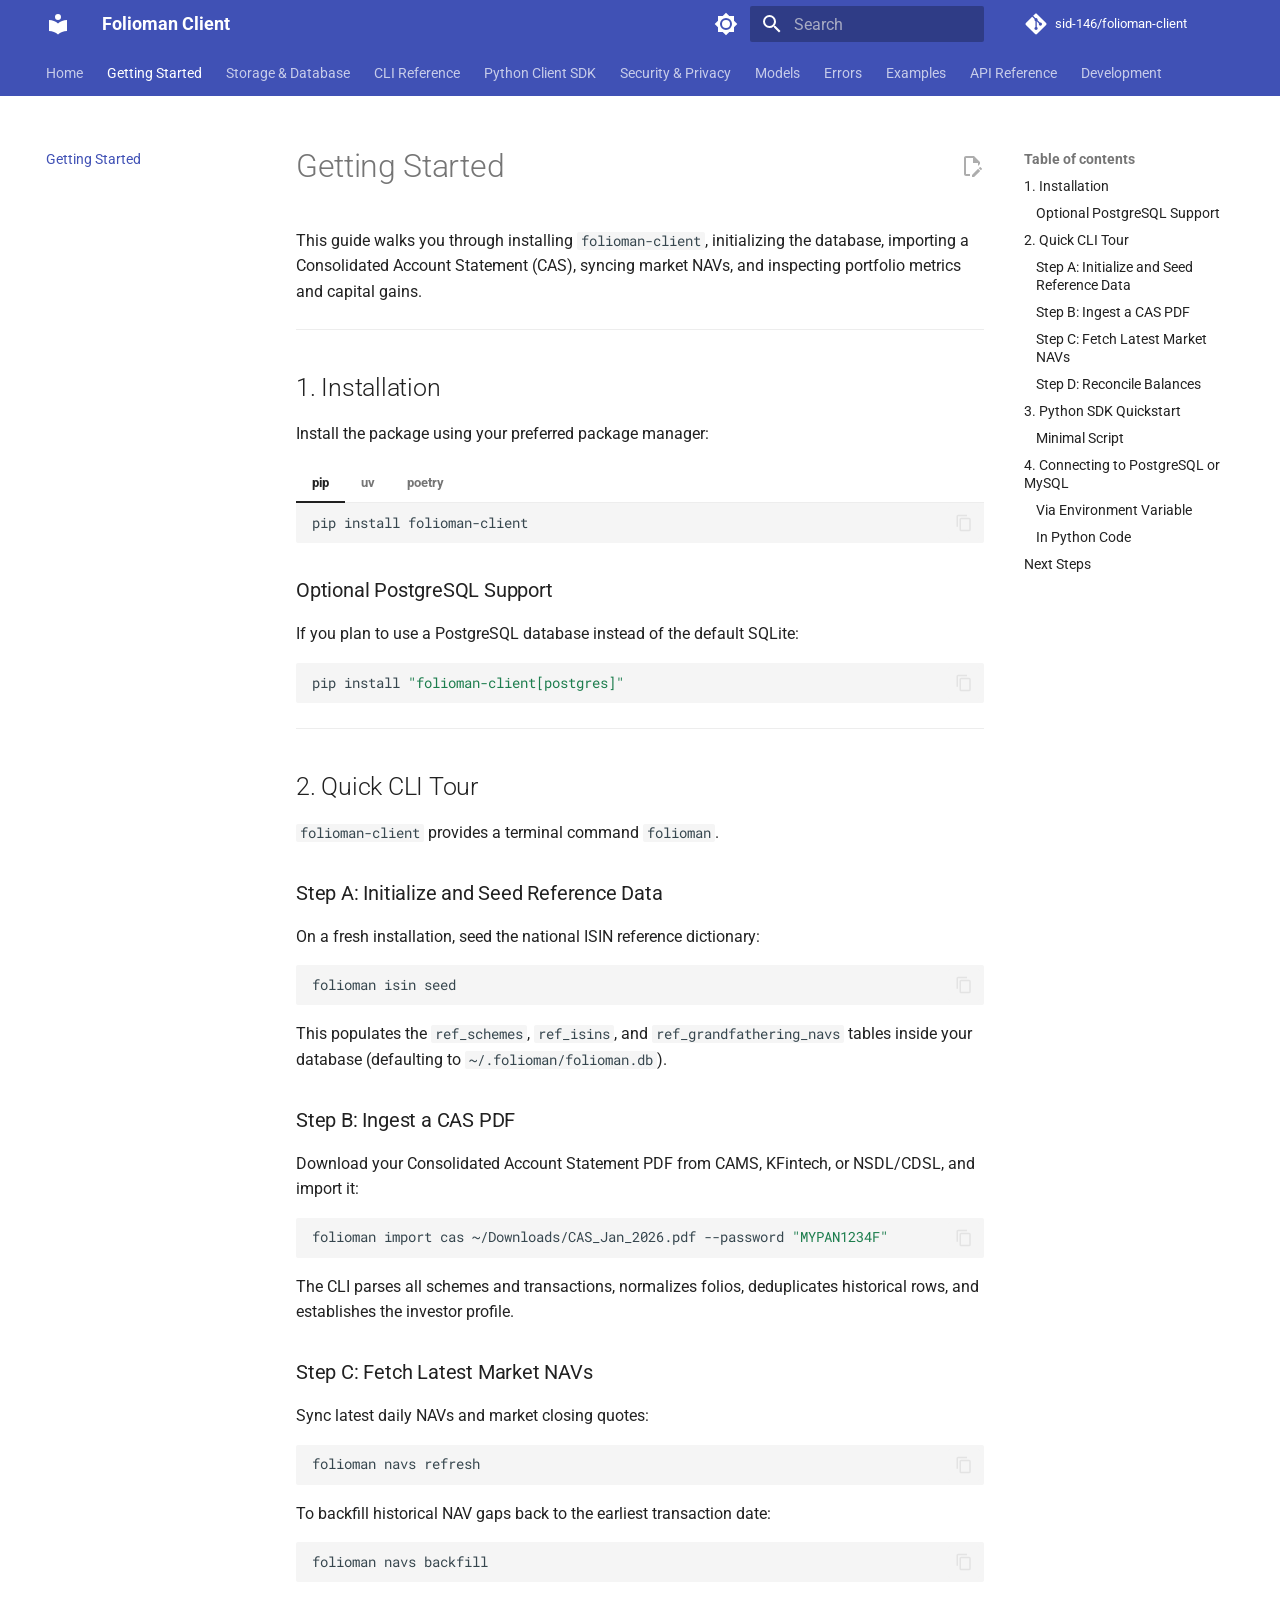
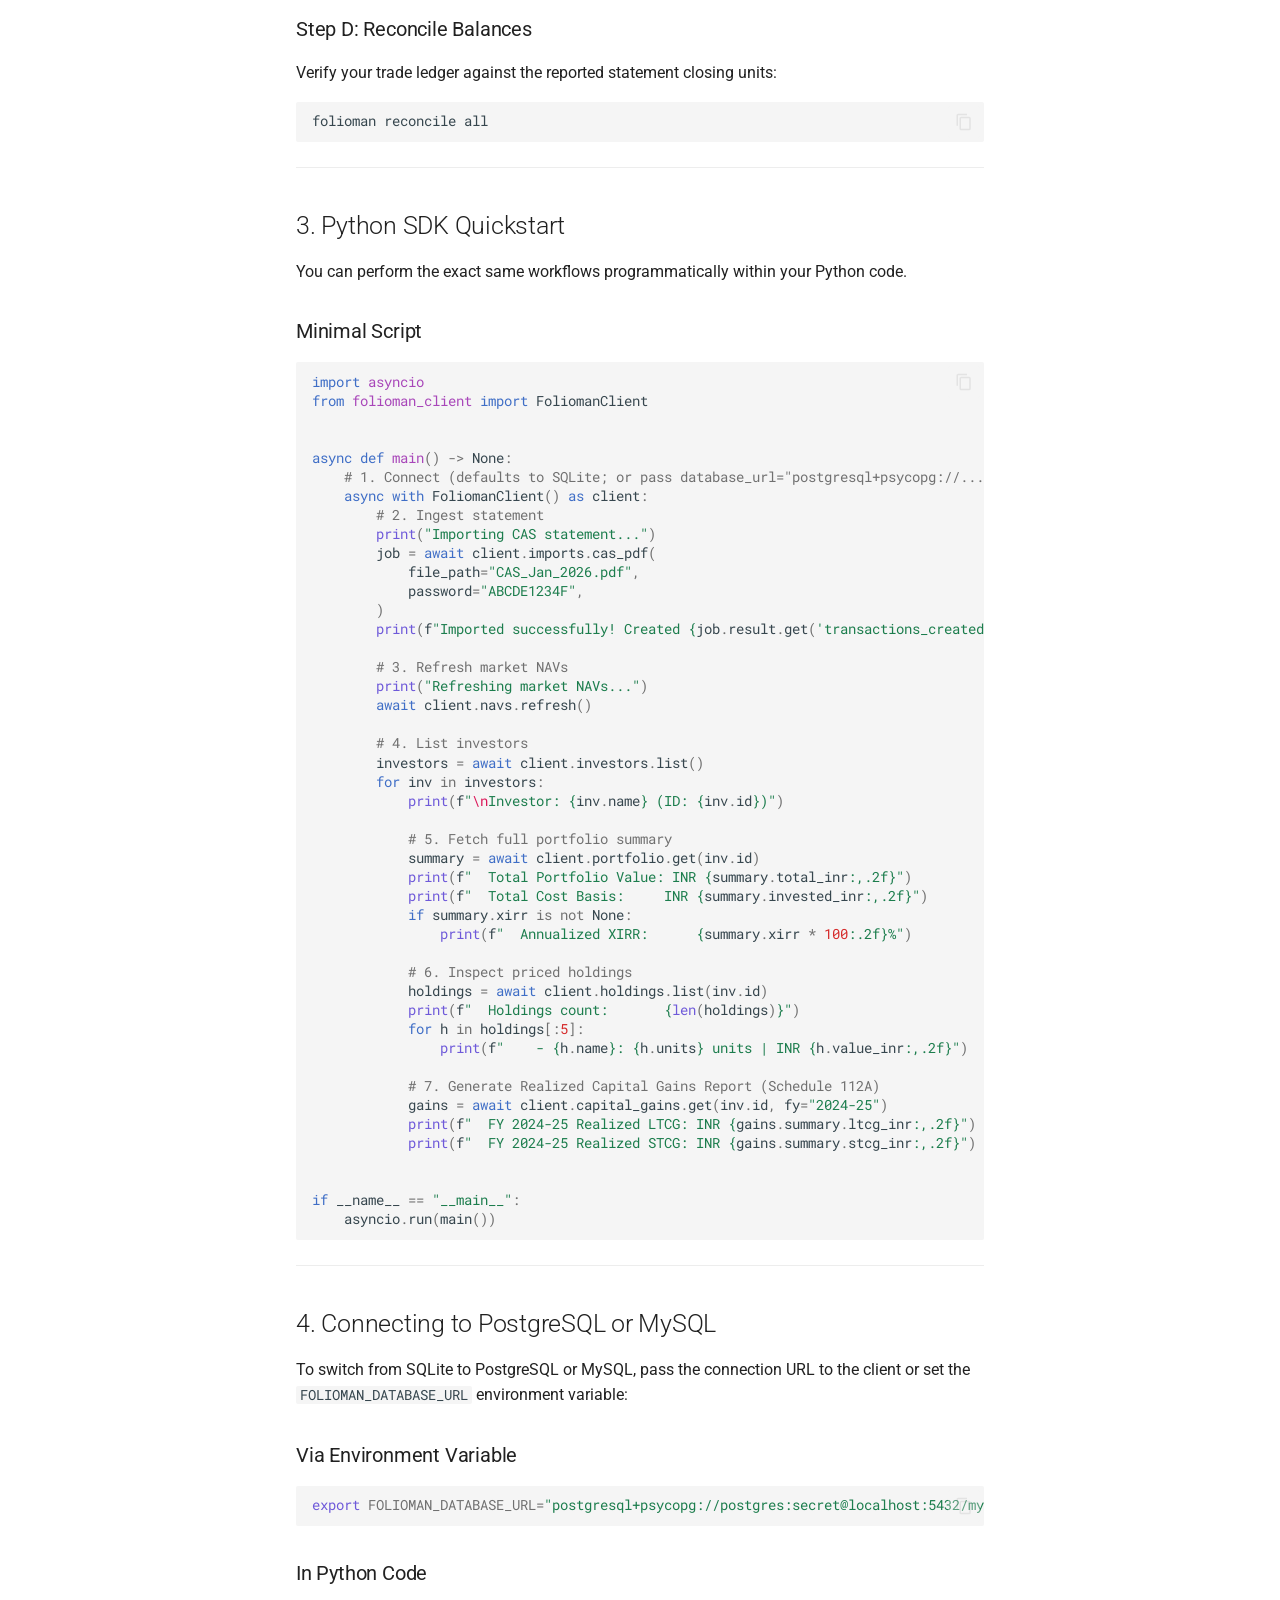
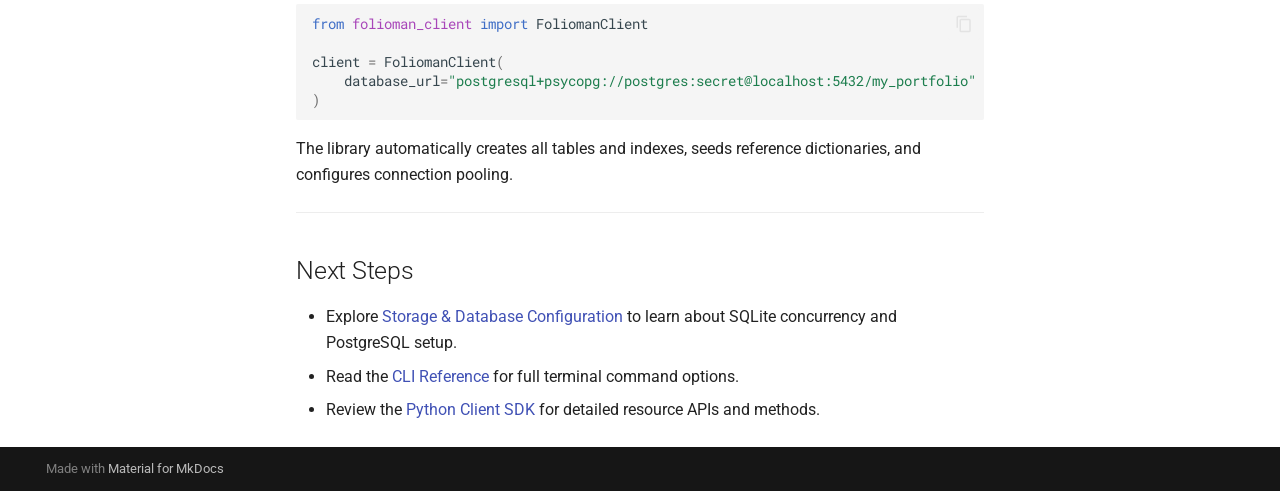
<file: getting-started/index.html>
<!doctype html>
<html lang="en" class="no-js">
  <head>
    
      <meta charset="utf-8">
      <meta name="viewport" content="width=device-width,initial-scale=1">
      
        <meta name="description" content="Embedded typed Python portfolio engine and CLI for Indian mutual funds and equities.">
      
      
      
        <link rel="canonical" href="https://sid-146.github.io/folioman-client/getting-started/">
      
      
        <link rel="prev" href="..">
      
      
        <link rel="next" href="../configuration/">
      
      
        
      
      
      <link rel="icon" href="../assets/images/favicon.png">
      <meta name="generator" content="mkdocs-1.6.1, mkdocs-material-9.7.7">
    
    
      
        <title>Getting Started - Folioman Client</title>
      
    
    
      <link rel="stylesheet" href="../assets/stylesheets/main.ec1eaa64.min.css">
      
        
        <link rel="stylesheet" href="../assets/stylesheets/palette.ab4e12ef.min.css">
      
      


    
    
      
    
    
      
        
        
        <link rel="preconnect" href="https://fonts.gstatic.com" crossorigin>
        <link rel="stylesheet" href="https://fonts.googleapis.com/css?family=Roboto:300,300i,400,400i,700,700i%7CRoboto+Mono:400,400i,700,700i&display=fallback">
        <style>:root{--md-text-font:"Roboto";--md-code-font:"Roboto Mono"}</style>
      
    
    
      <link rel="stylesheet" href="../assets/_mkdocstrings.css">
    
    <script>__md_scope=new URL("..",location),__md_hash=e=>[...e].reduce(((e,_)=>(e<<5)-e+_.charCodeAt(0)),0),__md_get=(e,_=localStorage,t=__md_scope)=>JSON.parse(_.getItem(t.pathname+"."+e)),__md_set=(e,_,t=localStorage,a=__md_scope)=>{try{t.setItem(a.pathname+"."+e,JSON.stringify(_))}catch(e){}}</script>
    
      

    
    
  </head>
  
  
    
    
      
    
    
    
    
    <body dir="ltr" data-md-color-scheme="default" data-md-color-primary="indigo" data-md-color-accent="indigo">
  
    
    <input class="md-toggle" data-md-toggle="drawer" type="checkbox" id="__drawer" autocomplete="off">
    <input class="md-toggle" data-md-toggle="search" type="checkbox" id="__search" autocomplete="off">
    <label class="md-overlay" for="__drawer"></label>
    <div data-md-component="skip">
      
        
        <a href="#getting-started" class="md-skip">
          Skip to content
        </a>
      
    </div>
    <div data-md-component="announce">
      
    </div>
    
    
      

<header class="md-header" data-md-component="header">
  <nav class="md-header__inner md-grid" aria-label="Header">
    <a href=".." title="Folioman Client" class="md-header__button md-logo" aria-label="Folioman Client" data-md-component="logo">
      
  
  <svg xmlns="http://www.w3.org/2000/svg" viewBox="0 0 24 24"><path d="M12 8a3 3 0 0 0 3-3 3 3 0 0 0-3-3 3 3 0 0 0-3 3 3 3 0 0 0 3 3m0 3.54C9.64 9.35 6.5 8 3 8v11c3.5 0 6.64 1.35 9 3.54 2.36-2.19 5.5-3.54 9-3.54V8c-3.5 0-6.64 1.35-9 3.54"/></svg>

    </a>
    <label class="md-header__button md-icon" for="__drawer">
      
      <svg xmlns="http://www.w3.org/2000/svg" viewBox="0 0 24 24"><path d="M3 6h18v2H3zm0 5h18v2H3zm0 5h18v2H3z"/></svg>
    </label>
    <div class="md-header__title" data-md-component="header-title">
      <div class="md-header__ellipsis">
        <div class="md-header__topic">
          <span class="md-ellipsis">
            Folioman Client
          </span>
        </div>
        <div class="md-header__topic" data-md-component="header-topic">
          <span class="md-ellipsis">
            
              Getting Started
            
          </span>
        </div>
      </div>
    </div>
    
      
        <form class="md-header__option" data-md-component="palette">
  
    
    
    
    <input class="md-option" data-md-color-media="" data-md-color-scheme="default" data-md-color-primary="indigo" data-md-color-accent="indigo"  aria-label="Switch to dark mode"  type="radio" name="__palette" id="__palette_0">
    
      <label class="md-header__button md-icon" title="Switch to dark mode" for="__palette_1" hidden>
        <svg xmlns="http://www.w3.org/2000/svg" viewBox="0 0 24 24"><path d="M12 8a4 4 0 0 0-4 4 4 4 0 0 0 4 4 4 4 0 0 0 4-4 4 4 0 0 0-4-4m0 10a6 6 0 0 1-6-6 6 6 0 0 1 6-6 6 6 0 0 1 6 6 6 6 0 0 1-6 6m8-9.31V4h-4.69L12 .69 8.69 4H4v4.69L.69 12 4 15.31V20h4.69L12 23.31 15.31 20H20v-4.69L23.31 12z"/></svg>
      </label>
    
  
    
    
    
    <input class="md-option" data-md-color-media="" data-md-color-scheme="slate" data-md-color-primary="indigo" data-md-color-accent="indigo"  aria-label="Switch to light mode"  type="radio" name="__palette" id="__palette_1">
    
      <label class="md-header__button md-icon" title="Switch to light mode" for="__palette_0" hidden>
        <svg xmlns="http://www.w3.org/2000/svg" viewBox="0 0 24 24"><path d="M12 18c-.89 0-1.74-.2-2.5-.55C11.56 16.5 13 14.42 13 12s-1.44-4.5-3.5-5.45C10.26 6.2 11.11 6 12 6a6 6 0 0 1 6 6 6 6 0 0 1-6 6m8-9.31V4h-4.69L12 .69 8.69 4H4v4.69L.69 12 4 15.31V20h4.69L12 23.31 15.31 20H20v-4.69L23.31 12z"/></svg>
      </label>
    
  
</form>
      
    
    
      <script>var palette=__md_get("__palette");if(palette&&palette.color){if("(prefers-color-scheme)"===palette.color.media){var media=matchMedia("(prefers-color-scheme: light)"),input=document.querySelector(media.matches?"[data-md-color-media='(prefers-color-scheme: light)']":"[data-md-color-media='(prefers-color-scheme: dark)']");palette.color.media=input.getAttribute("data-md-color-media"),palette.color.scheme=input.getAttribute("data-md-color-scheme"),palette.color.primary=input.getAttribute("data-md-color-primary"),palette.color.accent=input.getAttribute("data-md-color-accent")}for(var[key,value]of Object.entries(palette.color))document.body.setAttribute("data-md-color-"+key,value)}</script>
    
    
    
      
      
        <label class="md-header__button md-icon" for="__search">
          
          <svg xmlns="http://www.w3.org/2000/svg" viewBox="0 0 24 24"><path d="M9.5 3A6.5 6.5 0 0 1 16 9.5c0 1.61-.59 3.09-1.56 4.23l.27.27h.79l5 5-1.5 1.5-5-5v-.79l-.27-.27A6.52 6.52 0 0 1 9.5 16 6.5 6.5 0 0 1 3 9.5 6.5 6.5 0 0 1 9.5 3m0 2C7 5 5 7 5 9.5S7 14 9.5 14 14 12 14 9.5 12 5 9.5 5"/></svg>
        </label>
        <div class="md-search" data-md-component="search" role="dialog">
  <label class="md-search__overlay" for="__search"></label>
  <div class="md-search__inner" role="search">
    <form class="md-search__form" name="search">
      <input type="text" class="md-search__input" name="query" aria-label="Search" placeholder="Search" autocapitalize="off" autocorrect="off" autocomplete="off" spellcheck="false" data-md-component="search-query" required>
      <label class="md-search__icon md-icon" for="__search">
        
        <svg xmlns="http://www.w3.org/2000/svg" viewBox="0 0 24 24"><path d="M9.5 3A6.5 6.5 0 0 1 16 9.5c0 1.61-.59 3.09-1.56 4.23l.27.27h.79l5 5-1.5 1.5-5-5v-.79l-.27-.27A6.52 6.52 0 0 1 9.5 16 6.5 6.5 0 0 1 3 9.5 6.5 6.5 0 0 1 9.5 3m0 2C7 5 5 7 5 9.5S7 14 9.5 14 14 12 14 9.5 12 5 9.5 5"/></svg>
        
        <svg xmlns="http://www.w3.org/2000/svg" viewBox="0 0 24 24"><path d="M20 11v2H8l5.5 5.5-1.42 1.42L4.16 12l7.92-7.92L13.5 5.5 8 11z"/></svg>
      </label>
      <nav class="md-search__options" aria-label="Search">
        
        <button type="reset" class="md-search__icon md-icon" title="Clear" aria-label="Clear" tabindex="-1">
          
          <svg xmlns="http://www.w3.org/2000/svg" viewBox="0 0 24 24"><path d="M19 6.41 17.59 5 12 10.59 6.41 5 5 6.41 10.59 12 5 17.59 6.41 19 12 13.41 17.59 19 19 17.59 13.41 12z"/></svg>
        </button>
      </nav>
      
    </form>
    <div class="md-search__output">
      <div class="md-search__scrollwrap" tabindex="0" data-md-scrollfix>
        <div class="md-search-result" data-md-component="search-result">
          <div class="md-search-result__meta">
            Initializing search
          </div>
          <ol class="md-search-result__list" role="presentation"></ol>
        </div>
      </div>
    </div>
  </div>
</div>
      
    
    
      <div class="md-header__source">
        <a href="https://github.com/sid-146/folioman-client" title="Go to repository" class="md-source" data-md-component="source">
  <div class="md-source__icon md-icon">
    
    <svg xmlns="http://www.w3.org/2000/svg" viewBox="0 0 448 512"><!--! Font Awesome Free 7.1.0 by @fontawesome - https://fontawesome.com License - https://fontawesome.com/license/free (Icons: CC BY 4.0, Fonts: SIL OFL 1.1, Code: MIT License) Copyright 2025 Fonticons, Inc.--><path d="M439.6 236.1 244 40.5c-5.4-5.5-12.8-8.5-20.4-8.5s-15 3-20.4 8.4L162.5 81l51.5 51.5c27.1-9.1 52.7 16.8 43.4 43.7l49.7 49.7c34.2-11.8 61.2 31 35.5 56.7-26.5 26.5-70.2-2.9-56-37.3L240.3 199v121.9c25.3 12.5 22.3 41.8 9.1 55-6.4 6.4-15.2 10.1-24.3 10.1s-17.8-3.6-24.3-10.1c-17.6-17.6-11.1-46.9 11.2-56v-123c-20.8-8.5-24.6-30.7-18.6-45L142.6 101 8.5 235.1C3 240.6 0 247.9 0 255.5s3 15 8.5 20.4l195.6 195.7c5.4 5.4 12.7 8.4 20.4 8.4s15-3 20.4-8.4l194.7-194.7c5.4-5.4 8.4-12.8 8.4-20.4s-3-15-8.4-20.4"/></svg>
  </div>
  <div class="md-source__repository">
    sid-146/folioman-client
  </div>
</a>
      </div>
    
  </nav>
  
</header>
    
    <div class="md-container" data-md-component="container">
      
      
        
          
            
<nav class="md-tabs" aria-label="Tabs" data-md-component="tabs">
  <div class="md-grid">
    <ul class="md-tabs__list">
      
        
  
  
  
  
    <li class="md-tabs__item">
      <a href=".." class="md-tabs__link">
        
  
  
    
  
  Home

      </a>
    </li>
  

      
        
  
  
  
    
  
  
    <li class="md-tabs__item md-tabs__item--active">
      <a href="./" class="md-tabs__link">
        
  
  
    
  
  Getting Started

      </a>
    </li>
  

      
        
  
  
  
  
    <li class="md-tabs__item">
      <a href="../configuration/" class="md-tabs__link">
        
  
  
    
  
  Storage & Database

      </a>
    </li>
  

      
        
  
  
  
  
    <li class="md-tabs__item">
      <a href="../cli/" class="md-tabs__link">
        
  
  
    
  
  CLI Reference

      </a>
    </li>
  

      
        
  
  
  
  
    <li class="md-tabs__item">
      <a href="../client/" class="md-tabs__link">
        
  
  
    
  
  Python Client SDK

      </a>
    </li>
  

      
        
  
  
  
  
    <li class="md-tabs__item">
      <a href="../security/" class="md-tabs__link">
        
  
  
    
  
  Security & Privacy

      </a>
    </li>
  

      
        
  
  
  
  
    <li class="md-tabs__item">
      <a href="../models/" class="md-tabs__link">
        
  
  
    
  
  Models

      </a>
    </li>
  

      
        
  
  
  
  
    <li class="md-tabs__item">
      <a href="../errors/" class="md-tabs__link">
        
  
  
    
  
  Errors

      </a>
    </li>
  

      
        
  
  
  
  
    <li class="md-tabs__item">
      <a href="../examples/" class="md-tabs__link">
        
  
  
    
  
  Examples

      </a>
    </li>
  

      
        
  
  
  
  
    <li class="md-tabs__item">
      <a href="../api-reference/" class="md-tabs__link">
        
  
  
    
  
  API Reference

      </a>
    </li>
  

      
        
  
  
  
  
    <li class="md-tabs__item">
      <a href="../development/" class="md-tabs__link">
        
  
  
    
  
  Development

      </a>
    </li>
  

      
    </ul>
  </div>
</nav>
          
        
      
      <main class="md-main" data-md-component="main">
        <div class="md-main__inner md-grid">
          
            
              
              <div class="md-sidebar md-sidebar--primary" data-md-component="sidebar" data-md-type="navigation" >
                <div class="md-sidebar__scrollwrap">
                  <div class="md-sidebar__inner">
                    


  


<nav class="md-nav md-nav--primary md-nav--lifted" aria-label="Navigation" data-md-level="0">
  <label class="md-nav__title" for="__drawer">
    <a href=".." title="Folioman Client" class="md-nav__button md-logo" aria-label="Folioman Client" data-md-component="logo">
      
  
  <svg xmlns="http://www.w3.org/2000/svg" viewBox="0 0 24 24"><path d="M12 8a3 3 0 0 0 3-3 3 3 0 0 0-3-3 3 3 0 0 0-3 3 3 3 0 0 0 3 3m0 3.54C9.64 9.35 6.5 8 3 8v11c3.5 0 6.64 1.35 9 3.54 2.36-2.19 5.5-3.54 9-3.54V8c-3.5 0-6.64 1.35-9 3.54"/></svg>

    </a>
    Folioman Client
  </label>
  
    <div class="md-nav__source">
      <a href="https://github.com/sid-146/folioman-client" title="Go to repository" class="md-source" data-md-component="source">
  <div class="md-source__icon md-icon">
    
    <svg xmlns="http://www.w3.org/2000/svg" viewBox="0 0 448 512"><!--! Font Awesome Free 7.1.0 by @fontawesome - https://fontawesome.com License - https://fontawesome.com/license/free (Icons: CC BY 4.0, Fonts: SIL OFL 1.1, Code: MIT License) Copyright 2025 Fonticons, Inc.--><path d="M439.6 236.1 244 40.5c-5.4-5.5-12.8-8.5-20.4-8.5s-15 3-20.4 8.4L162.5 81l51.5 51.5c27.1-9.1 52.7 16.8 43.4 43.7l49.7 49.7c34.2-11.8 61.2 31 35.5 56.7-26.5 26.5-70.2-2.9-56-37.3L240.3 199v121.9c25.3 12.5 22.3 41.8 9.1 55-6.4 6.4-15.2 10.1-24.3 10.1s-17.8-3.6-24.3-10.1c-17.6-17.6-11.1-46.9 11.2-56v-123c-20.8-8.5-24.6-30.7-18.6-45L142.6 101 8.5 235.1C3 240.6 0 247.9 0 255.5s3 15 8.5 20.4l195.6 195.7c5.4 5.4 12.7 8.4 20.4 8.4s15-3 20.4-8.4l194.7-194.7c5.4-5.4 8.4-12.8 8.4-20.4s-3-15-8.4-20.4"/></svg>
  </div>
  <div class="md-source__repository">
    sid-146/folioman-client
  </div>
</a>
    </div>
  
  <ul class="md-nav__list" data-md-scrollfix>
    
      
      
  
  
  
  
    <li class="md-nav__item">
      <a href=".." class="md-nav__link">
        
  
  
  <span class="md-ellipsis">
    
  
    Home
  

    
  </span>
  
  

      </a>
    </li>
  

    
      
      
  
  
    
  
  
  
    <li class="md-nav__item md-nav__item--active">
      
      <input class="md-nav__toggle md-toggle" type="checkbox" id="__toc">
      
      
        
      
      
        <label class="md-nav__link md-nav__link--active" for="__toc">
          
  
  
  <span class="md-ellipsis">
    
  
    Getting Started
  

    
  </span>
  
  

          <span class="md-nav__icon md-icon"></span>
        </label>
      
      <a href="./" class="md-nav__link md-nav__link--active">
        
  
  
  <span class="md-ellipsis">
    
  
    Getting Started
  

    
  </span>
  
  

      </a>
      
        

<nav class="md-nav md-nav--secondary" aria-label="Table of contents">
  
  
  
    
  
  
    <label class="md-nav__title" for="__toc">
      <span class="md-nav__icon md-icon"></span>
      Table of contents
    </label>
    <ul class="md-nav__list" data-md-component="toc" data-md-scrollfix>
      
        <li class="md-nav__item">
  <a href="#1-installation" class="md-nav__link">
    <span class="md-ellipsis">
      
        1. Installation
      
    </span>
  </a>
  
    <nav class="md-nav" aria-label="1. Installation">
      <ul class="md-nav__list">
        
          <li class="md-nav__item">
  <a href="#optional-postgresql-support" class="md-nav__link">
    <span class="md-ellipsis">
      
        Optional PostgreSQL Support
      
    </span>
  </a>
  
</li>
        
      </ul>
    </nav>
  
</li>
      
        <li class="md-nav__item">
  <a href="#2-quick-cli-tour" class="md-nav__link">
    <span class="md-ellipsis">
      
        2. Quick CLI Tour
      
    </span>
  </a>
  
    <nav class="md-nav" aria-label="2. Quick CLI Tour">
      <ul class="md-nav__list">
        
          <li class="md-nav__item">
  <a href="#step-a-initialize-and-seed-reference-data" class="md-nav__link">
    <span class="md-ellipsis">
      
        Step A: Initialize and Seed Reference Data
      
    </span>
  </a>
  
</li>
        
          <li class="md-nav__item">
  <a href="#step-b-ingest-a-cas-pdf" class="md-nav__link">
    <span class="md-ellipsis">
      
        Step B: Ingest a CAS PDF
      
    </span>
  </a>
  
</li>
        
          <li class="md-nav__item">
  <a href="#step-c-fetch-latest-market-navs" class="md-nav__link">
    <span class="md-ellipsis">
      
        Step C: Fetch Latest Market NAVs
      
    </span>
  </a>
  
</li>
        
          <li class="md-nav__item">
  <a href="#step-d-reconcile-balances" class="md-nav__link">
    <span class="md-ellipsis">
      
        Step D: Reconcile Balances
      
    </span>
  </a>
  
</li>
        
      </ul>
    </nav>
  
</li>
      
        <li class="md-nav__item">
  <a href="#3-python-sdk-quickstart" class="md-nav__link">
    <span class="md-ellipsis">
      
        3. Python SDK Quickstart
      
    </span>
  </a>
  
    <nav class="md-nav" aria-label="3. Python SDK Quickstart">
      <ul class="md-nav__list">
        
          <li class="md-nav__item">
  <a href="#minimal-script" class="md-nav__link">
    <span class="md-ellipsis">
      
        Minimal Script
      
    </span>
  </a>
  
</li>
        
      </ul>
    </nav>
  
</li>
      
        <li class="md-nav__item">
  <a href="#4-connecting-to-postgresql-or-mysql" class="md-nav__link">
    <span class="md-ellipsis">
      
        4. Connecting to PostgreSQL or MySQL
      
    </span>
  </a>
  
    <nav class="md-nav" aria-label="4. Connecting to PostgreSQL or MySQL">
      <ul class="md-nav__list">
        
          <li class="md-nav__item">
  <a href="#via-environment-variable" class="md-nav__link">
    <span class="md-ellipsis">
      
        Via Environment Variable
      
    </span>
  </a>
  
</li>
        
          <li class="md-nav__item">
  <a href="#in-python-code" class="md-nav__link">
    <span class="md-ellipsis">
      
        In Python Code
      
    </span>
  </a>
  
</li>
        
      </ul>
    </nav>
  
</li>
      
        <li class="md-nav__item">
  <a href="#next-steps" class="md-nav__link">
    <span class="md-ellipsis">
      
        Next Steps
      
    </span>
  </a>
  
</li>
      
    </ul>
  
</nav>
      
    </li>
  

    
      
      
  
  
  
  
    <li class="md-nav__item">
      <a href="../configuration/" class="md-nav__link">
        
  
  
  <span class="md-ellipsis">
    
  
    Storage & Database
  

    
  </span>
  
  

      </a>
    </li>
  

    
      
      
  
  
  
  
    <li class="md-nav__item">
      <a href="../cli/" class="md-nav__link">
        
  
  
  <span class="md-ellipsis">
    
  
    CLI Reference
  

    
  </span>
  
  

      </a>
    </li>
  

    
      
      
  
  
  
  
    <li class="md-nav__item">
      <a href="../client/" class="md-nav__link">
        
  
  
  <span class="md-ellipsis">
    
  
    Python Client SDK
  

    
  </span>
  
  

      </a>
    </li>
  

    
      
      
  
  
  
  
    <li class="md-nav__item">
      <a href="../security/" class="md-nav__link">
        
  
  
  <span class="md-ellipsis">
    
  
    Security & Privacy
  

    
  </span>
  
  

      </a>
    </li>
  

    
      
      
  
  
  
  
    <li class="md-nav__item">
      <a href="../models/" class="md-nav__link">
        
  
  
  <span class="md-ellipsis">
    
  
    Models
  

    
  </span>
  
  

      </a>
    </li>
  

    
      
      
  
  
  
  
    <li class="md-nav__item">
      <a href="../errors/" class="md-nav__link">
        
  
  
  <span class="md-ellipsis">
    
  
    Errors
  

    
  </span>
  
  

      </a>
    </li>
  

    
      
      
  
  
  
  
    <li class="md-nav__item">
      <a href="../examples/" class="md-nav__link">
        
  
  
  <span class="md-ellipsis">
    
  
    Examples
  

    
  </span>
  
  

      </a>
    </li>
  

    
      
      
  
  
  
  
    <li class="md-nav__item">
      <a href="../api-reference/" class="md-nav__link">
        
  
  
  <span class="md-ellipsis">
    
  
    API Reference
  

    
  </span>
  
  

      </a>
    </li>
  

    
      
      
  
  
  
  
    <li class="md-nav__item">
      <a href="../development/" class="md-nav__link">
        
  
  
  <span class="md-ellipsis">
    
  
    Development
  

    
  </span>
  
  

      </a>
    </li>
  

    
  </ul>
</nav>
                  </div>
                </div>
              </div>
            
            
              
              <div class="md-sidebar md-sidebar--secondary" data-md-component="sidebar" data-md-type="toc" >
                <div class="md-sidebar__scrollwrap">
                  <div class="md-sidebar__inner">
                    

<nav class="md-nav md-nav--secondary" aria-label="Table of contents">
  
  
  
    
  
  
    <label class="md-nav__title" for="__toc">
      <span class="md-nav__icon md-icon"></span>
      Table of contents
    </label>
    <ul class="md-nav__list" data-md-component="toc" data-md-scrollfix>
      
        <li class="md-nav__item">
  <a href="#1-installation" class="md-nav__link">
    <span class="md-ellipsis">
      
        1. Installation
      
    </span>
  </a>
  
    <nav class="md-nav" aria-label="1. Installation">
      <ul class="md-nav__list">
        
          <li class="md-nav__item">
  <a href="#optional-postgresql-support" class="md-nav__link">
    <span class="md-ellipsis">
      
        Optional PostgreSQL Support
      
    </span>
  </a>
  
</li>
        
      </ul>
    </nav>
  
</li>
      
        <li class="md-nav__item">
  <a href="#2-quick-cli-tour" class="md-nav__link">
    <span class="md-ellipsis">
      
        2. Quick CLI Tour
      
    </span>
  </a>
  
    <nav class="md-nav" aria-label="2. Quick CLI Tour">
      <ul class="md-nav__list">
        
          <li class="md-nav__item">
  <a href="#step-a-initialize-and-seed-reference-data" class="md-nav__link">
    <span class="md-ellipsis">
      
        Step A: Initialize and Seed Reference Data
      
    </span>
  </a>
  
</li>
        
          <li class="md-nav__item">
  <a href="#step-b-ingest-a-cas-pdf" class="md-nav__link">
    <span class="md-ellipsis">
      
        Step B: Ingest a CAS PDF
      
    </span>
  </a>
  
</li>
        
          <li class="md-nav__item">
  <a href="#step-c-fetch-latest-market-navs" class="md-nav__link">
    <span class="md-ellipsis">
      
        Step C: Fetch Latest Market NAVs
      
    </span>
  </a>
  
</li>
        
          <li class="md-nav__item">
  <a href="#step-d-reconcile-balances" class="md-nav__link">
    <span class="md-ellipsis">
      
        Step D: Reconcile Balances
      
    </span>
  </a>
  
</li>
        
      </ul>
    </nav>
  
</li>
      
        <li class="md-nav__item">
  <a href="#3-python-sdk-quickstart" class="md-nav__link">
    <span class="md-ellipsis">
      
        3. Python SDK Quickstart
      
    </span>
  </a>
  
    <nav class="md-nav" aria-label="3. Python SDK Quickstart">
      <ul class="md-nav__list">
        
          <li class="md-nav__item">
  <a href="#minimal-script" class="md-nav__link">
    <span class="md-ellipsis">
      
        Minimal Script
      
    </span>
  </a>
  
</li>
        
      </ul>
    </nav>
  
</li>
      
        <li class="md-nav__item">
  <a href="#4-connecting-to-postgresql-or-mysql" class="md-nav__link">
    <span class="md-ellipsis">
      
        4. Connecting to PostgreSQL or MySQL
      
    </span>
  </a>
  
    <nav class="md-nav" aria-label="4. Connecting to PostgreSQL or MySQL">
      <ul class="md-nav__list">
        
          <li class="md-nav__item">
  <a href="#via-environment-variable" class="md-nav__link">
    <span class="md-ellipsis">
      
        Via Environment Variable
      
    </span>
  </a>
  
</li>
        
          <li class="md-nav__item">
  <a href="#in-python-code" class="md-nav__link">
    <span class="md-ellipsis">
      
        In Python Code
      
    </span>
  </a>
  
</li>
        
      </ul>
    </nav>
  
</li>
      
        <li class="md-nav__item">
  <a href="#next-steps" class="md-nav__link">
    <span class="md-ellipsis">
      
        Next Steps
      
    </span>
  </a>
  
</li>
      
    </ul>
  
</nav>
                  </div>
                </div>
              </div>
            
          
          
            <div class="md-content" data-md-component="content">
              
              <article class="md-content__inner md-typeset">
                
                  


  
    <a href="https://github.com/sid-146/folioman-client/edit/main/docs/getting-started.md" title="Edit this page" class="md-content__button md-icon" rel="edit">
      
      <svg xmlns="http://www.w3.org/2000/svg" viewBox="0 0 24 24"><path d="M10 20H6V4h7v5h5v3.1l2-2V8l-6-6H6c-1.1 0-2 .9-2 2v16c0 1.1.9 2 2 2h4zm10.2-7c.1 0 .3.1.4.2l1.3 1.3c.2.2.2.6 0 .8l-1 1-2.1-2.1 1-1c.1-.1.2-.2.4-.2m0 3.9L14.1 23H12v-2.1l6.1-6.1z"/></svg>
    </a>
  
  


<h1 id="getting-started">Getting Started<a class="headerlink" href="#getting-started" title="Permanent link">&para;</a></h1>
<p>This guide walks you through installing <code>folioman-client</code>, initializing the database, importing a Consolidated Account Statement (CAS), syncing market NAVs, and inspecting portfolio metrics and capital gains.</p>
<hr />
<h2 id="1-installation">1. Installation<a class="headerlink" href="#1-installation" title="Permanent link">&para;</a></h2>
<p>Install the package using your preferred package manager:</p>
<div class="tabbed-set tabbed-alternate" data-tabs="1:3"><input checked="checked" id="__tabbed_1_1" name="__tabbed_1" type="radio" /><input id="__tabbed_1_2" name="__tabbed_1" type="radio" /><input id="__tabbed_1_3" name="__tabbed_1" type="radio" /><div class="tabbed-labels"><label for="__tabbed_1_1">pip</label><label for="__tabbed_1_2">uv</label><label for="__tabbed_1_3">poetry</label></div>
<div class="tabbed-content">
<div class="tabbed-block">
<div class="language-bash highlight"><pre><span></span><code><span id="__span-0-1"><a id="__codelineno-0-1" name="__codelineno-0-1" href="#__codelineno-0-1"></a>pip<span class="w"> </span>install<span class="w"> </span>folioman-client
</span></code></pre></div>
</div>
<div class="tabbed-block">
<div class="language-bash highlight"><pre><span></span><code><span id="__span-1-1"><a id="__codelineno-1-1" name="__codelineno-1-1" href="#__codelineno-1-1"></a>uv<span class="w"> </span>add<span class="w"> </span>folioman-client
</span></code></pre></div>
</div>
<div class="tabbed-block">
<div class="language-bash highlight"><pre><span></span><code><span id="__span-2-1"><a id="__codelineno-2-1" name="__codelineno-2-1" href="#__codelineno-2-1"></a>poetry<span class="w"> </span>add<span class="w"> </span>folioman-client
</span></code></pre></div>
</div>
</div>
</div>
<h3 id="optional-postgresql-support">Optional PostgreSQL Support<a class="headerlink" href="#optional-postgresql-support" title="Permanent link">&para;</a></h3>
<p>If you plan to use a PostgreSQL database instead of the default SQLite:</p>
<div class="language-bash highlight"><pre><span></span><code><span id="__span-3-1"><a id="__codelineno-3-1" name="__codelineno-3-1" href="#__codelineno-3-1"></a>pip<span class="w"> </span>install<span class="w"> </span><span class="s2">"folioman-client[postgres]"</span>
</span></code></pre></div>
<hr />
<h2 id="2-quick-cli-tour">2. Quick CLI Tour<a class="headerlink" href="#2-quick-cli-tour" title="Permanent link">&para;</a></h2>
<p><code>folioman-client</code> provides a terminal command <code>folioman</code>.</p>
<h3 id="step-a-initialize-and-seed-reference-data">Step A: Initialize and Seed Reference Data<a class="headerlink" href="#step-a-initialize-and-seed-reference-data" title="Permanent link">&para;</a></h3>
<p>On a fresh installation, seed the national ISIN reference dictionary:</p>
<div class="language-bash highlight"><pre><span></span><code><span id="__span-4-1"><a id="__codelineno-4-1" name="__codelineno-4-1" href="#__codelineno-4-1"></a>folioman<span class="w"> </span>isin<span class="w"> </span>seed
</span></code></pre></div>
<p>This populates the <code>ref_schemes</code>, <code>ref_isins</code>, and <code>ref_grandfathering_navs</code> tables inside your database (defaulting to <code>~/.folioman/folioman.db</code>).</p>
<h3 id="step-b-ingest-a-cas-pdf">Step B: Ingest a CAS PDF<a class="headerlink" href="#step-b-ingest-a-cas-pdf" title="Permanent link">&para;</a></h3>
<p>Download your Consolidated Account Statement PDF from CAMS, KFintech, or NSDL/CDSL, and import it:</p>
<div class="language-bash highlight"><pre><span></span><code><span id="__span-5-1"><a id="__codelineno-5-1" name="__codelineno-5-1" href="#__codelineno-5-1"></a>folioman<span class="w"> </span>import<span class="w"> </span>cas<span class="w"> </span>~/Downloads/CAS_Jan_2026.pdf<span class="w"> </span>--password<span class="w"> </span><span class="s2">"MYPAN1234F"</span>
</span></code></pre></div>
<p>The CLI parses all schemes and transactions, normalizes folios, deduplicates historical rows, and establishes the investor profile.</p>
<h3 id="step-c-fetch-latest-market-navs">Step C: Fetch Latest Market NAVs<a class="headerlink" href="#step-c-fetch-latest-market-navs" title="Permanent link">&para;</a></h3>
<p>Sync latest daily NAVs and market closing quotes:</p>
<div class="language-bash highlight"><pre><span></span><code><span id="__span-6-1"><a id="__codelineno-6-1" name="__codelineno-6-1" href="#__codelineno-6-1"></a>folioman<span class="w"> </span>navs<span class="w"> </span>refresh
</span></code></pre></div>
<p>To backfill historical NAV gaps back to the earliest transaction date:</p>
<div class="language-bash highlight"><pre><span></span><code><span id="__span-7-1"><a id="__codelineno-7-1" name="__codelineno-7-1" href="#__codelineno-7-1"></a>folioman<span class="w"> </span>navs<span class="w"> </span>backfill
</span></code></pre></div>
<h3 id="step-d-reconcile-balances">Step D: Reconcile Balances<a class="headerlink" href="#step-d-reconcile-balances" title="Permanent link">&para;</a></h3>
<p>Verify your trade ledger against the reported statement closing units:</p>
<div class="language-bash highlight"><pre><span></span><code><span id="__span-8-1"><a id="__codelineno-8-1" name="__codelineno-8-1" href="#__codelineno-8-1"></a>folioman<span class="w"> </span>reconcile<span class="w"> </span>all
</span></code></pre></div>
<hr />
<h2 id="3-python-sdk-quickstart">3. Python SDK Quickstart<a class="headerlink" href="#3-python-sdk-quickstart" title="Permanent link">&para;</a></h2>
<p>You can perform the exact same workflows programmatically within your Python code.</p>
<h3 id="minimal-script">Minimal Script<a class="headerlink" href="#minimal-script" title="Permanent link">&para;</a></h3>
<div class="language-python highlight"><pre><span></span><code><span id="__span-9-1"><a id="__codelineno-9-1" name="__codelineno-9-1" href="#__codelineno-9-1"></a><span class="kn">import</span><span class="w"> </span><span class="nn">asyncio</span>
</span><span id="__span-9-2"><a id="__codelineno-9-2" name="__codelineno-9-2" href="#__codelineno-9-2"></a><span class="kn">from</span><span class="w"> </span><span class="nn">folioman_client</span><span class="w"> </span><span class="kn">import</span> <span class="n">FoliomanClient</span>
</span><span id="__span-9-3"><a id="__codelineno-9-3" name="__codelineno-9-3" href="#__codelineno-9-3"></a>
</span><span id="__span-9-4"><a id="__codelineno-9-4" name="__codelineno-9-4" href="#__codelineno-9-4"></a>
</span><span id="__span-9-5"><a id="__codelineno-9-5" name="__codelineno-9-5" href="#__codelineno-9-5"></a><span class="k">async</span> <span class="k">def</span><span class="w"> </span><span class="nf">main</span><span class="p">()</span> <span class="o">-&gt;</span> <span class="kc">None</span><span class="p">:</span>
</span><span id="__span-9-6"><a id="__codelineno-9-6" name="__codelineno-9-6" href="#__codelineno-9-6"></a>    <span class="c1"># 1. Connect (defaults to SQLite; or pass database_url="postgresql+psycopg://...")</span>
</span><span id="__span-9-7"><a id="__codelineno-9-7" name="__codelineno-9-7" href="#__codelineno-9-7"></a>    <span class="k">async</span> <span class="k">with</span> <span class="n">FoliomanClient</span><span class="p">()</span> <span class="k">as</span> <span class="n">client</span><span class="p">:</span>
</span><span id="__span-9-8"><a id="__codelineno-9-8" name="__codelineno-9-8" href="#__codelineno-9-8"></a>        <span class="c1"># 2. Ingest statement</span>
</span><span id="__span-9-9"><a id="__codelineno-9-9" name="__codelineno-9-9" href="#__codelineno-9-9"></a>        <span class="nb">print</span><span class="p">(</span><span class="s2">"Importing CAS statement..."</span><span class="p">)</span>
</span><span id="__span-9-10"><a id="__codelineno-9-10" name="__codelineno-9-10" href="#__codelineno-9-10"></a>        <span class="n">job</span> <span class="o">=</span> <span class="k">await</span> <span class="n">client</span><span class="o">.</span><span class="n">imports</span><span class="o">.</span><span class="n">cas_pdf</span><span class="p">(</span>
</span><span id="__span-9-11"><a id="__codelineno-9-11" name="__codelineno-9-11" href="#__codelineno-9-11"></a>            <span class="n">file_path</span><span class="o">=</span><span class="s2">"CAS_Jan_2026.pdf"</span><span class="p">,</span>
</span><span id="__span-9-12"><a id="__codelineno-9-12" name="__codelineno-9-12" href="#__codelineno-9-12"></a>            <span class="n">password</span><span class="o">=</span><span class="s2">"ABCDE1234F"</span><span class="p">,</span>
</span><span id="__span-9-13"><a id="__codelineno-9-13" name="__codelineno-9-13" href="#__codelineno-9-13"></a>        <span class="p">)</span>
</span><span id="__span-9-14"><a id="__codelineno-9-14" name="__codelineno-9-14" href="#__codelineno-9-14"></a>        <span class="nb">print</span><span class="p">(</span><span class="sa">f</span><span class="s2">"Imported successfully! Created </span><span class="si">{</span><span class="n">job</span><span class="o">.</span><span class="n">result</span><span class="o">.</span><span class="n">get</span><span class="p">(</span><span class="s1">'transactions_created'</span><span class="p">,</span><span class="w"> </span><span class="mi">0</span><span class="p">)</span><span class="si">}</span><span class="s2"> transactions."</span><span class="p">)</span>
</span><span id="__span-9-15"><a id="__codelineno-9-15" name="__codelineno-9-15" href="#__codelineno-9-15"></a>
</span><span id="__span-9-16"><a id="__codelineno-9-16" name="__codelineno-9-16" href="#__codelineno-9-16"></a>        <span class="c1"># 3. Refresh market NAVs</span>
</span><span id="__span-9-17"><a id="__codelineno-9-17" name="__codelineno-9-17" href="#__codelineno-9-17"></a>        <span class="nb">print</span><span class="p">(</span><span class="s2">"Refreshing market NAVs..."</span><span class="p">)</span>
</span><span id="__span-9-18"><a id="__codelineno-9-18" name="__codelineno-9-18" href="#__codelineno-9-18"></a>        <span class="k">await</span> <span class="n">client</span><span class="o">.</span><span class="n">navs</span><span class="o">.</span><span class="n">refresh</span><span class="p">()</span>
</span><span id="__span-9-19"><a id="__codelineno-9-19" name="__codelineno-9-19" href="#__codelineno-9-19"></a>
</span><span id="__span-9-20"><a id="__codelineno-9-20" name="__codelineno-9-20" href="#__codelineno-9-20"></a>        <span class="c1"># 4. List investors</span>
</span><span id="__span-9-21"><a id="__codelineno-9-21" name="__codelineno-9-21" href="#__codelineno-9-21"></a>        <span class="n">investors</span> <span class="o">=</span> <span class="k">await</span> <span class="n">client</span><span class="o">.</span><span class="n">investors</span><span class="o">.</span><span class="n">list</span><span class="p">()</span>
</span><span id="__span-9-22"><a id="__codelineno-9-22" name="__codelineno-9-22" href="#__codelineno-9-22"></a>        <span class="k">for</span> <span class="n">inv</span> <span class="ow">in</span> <span class="n">investors</span><span class="p">:</span>
</span><span id="__span-9-23"><a id="__codelineno-9-23" name="__codelineno-9-23" href="#__codelineno-9-23"></a>            <span class="nb">print</span><span class="p">(</span><span class="sa">f</span><span class="s2">"</span><span class="se">\n</span><span class="s2">Investor: </span><span class="si">{</span><span class="n">inv</span><span class="o">.</span><span class="n">name</span><span class="si">}</span><span class="s2"> (ID: </span><span class="si">{</span><span class="n">inv</span><span class="o">.</span><span class="n">id</span><span class="si">}</span><span class="s2">)"</span><span class="p">)</span>
</span><span id="__span-9-24"><a id="__codelineno-9-24" name="__codelineno-9-24" href="#__codelineno-9-24"></a>
</span><span id="__span-9-25"><a id="__codelineno-9-25" name="__codelineno-9-25" href="#__codelineno-9-25"></a>            <span class="c1"># 5. Fetch full portfolio summary</span>
</span><span id="__span-9-26"><a id="__codelineno-9-26" name="__codelineno-9-26" href="#__codelineno-9-26"></a>            <span class="n">summary</span> <span class="o">=</span> <span class="k">await</span> <span class="n">client</span><span class="o">.</span><span class="n">portfolio</span><span class="o">.</span><span class="n">get</span><span class="p">(</span><span class="n">inv</span><span class="o">.</span><span class="n">id</span><span class="p">)</span>
</span><span id="__span-9-27"><a id="__codelineno-9-27" name="__codelineno-9-27" href="#__codelineno-9-27"></a>            <span class="nb">print</span><span class="p">(</span><span class="sa">f</span><span class="s2">"  Total Portfolio Value: INR </span><span class="si">{</span><span class="n">summary</span><span class="o">.</span><span class="n">total_inr</span><span class="si">:</span><span class="s2">,.2f</span><span class="si">}</span><span class="s2">"</span><span class="p">)</span>
</span><span id="__span-9-28"><a id="__codelineno-9-28" name="__codelineno-9-28" href="#__codelineno-9-28"></a>            <span class="nb">print</span><span class="p">(</span><span class="sa">f</span><span class="s2">"  Total Cost Basis:     INR </span><span class="si">{</span><span class="n">summary</span><span class="o">.</span><span class="n">invested_inr</span><span class="si">:</span><span class="s2">,.2f</span><span class="si">}</span><span class="s2">"</span><span class="p">)</span>
</span><span id="__span-9-29"><a id="__codelineno-9-29" name="__codelineno-9-29" href="#__codelineno-9-29"></a>            <span class="k">if</span> <span class="n">summary</span><span class="o">.</span><span class="n">xirr</span> <span class="ow">is</span> <span class="ow">not</span> <span class="kc">None</span><span class="p">:</span>
</span><span id="__span-9-30"><a id="__codelineno-9-30" name="__codelineno-9-30" href="#__codelineno-9-30"></a>                <span class="nb">print</span><span class="p">(</span><span class="sa">f</span><span class="s2">"  Annualized XIRR:      </span><span class="si">{</span><span class="n">summary</span><span class="o">.</span><span class="n">xirr</span><span class="w"> </span><span class="o">*</span><span class="w"> </span><span class="mi">100</span><span class="si">:</span><span class="s2">.2f</span><span class="si">}</span><span class="s2">%"</span><span class="p">)</span>
</span><span id="__span-9-31"><a id="__codelineno-9-31" name="__codelineno-9-31" href="#__codelineno-9-31"></a>
</span><span id="__span-9-32"><a id="__codelineno-9-32" name="__codelineno-9-32" href="#__codelineno-9-32"></a>            <span class="c1"># 6. Inspect priced holdings</span>
</span><span id="__span-9-33"><a id="__codelineno-9-33" name="__codelineno-9-33" href="#__codelineno-9-33"></a>            <span class="n">holdings</span> <span class="o">=</span> <span class="k">await</span> <span class="n">client</span><span class="o">.</span><span class="n">holdings</span><span class="o">.</span><span class="n">list</span><span class="p">(</span><span class="n">inv</span><span class="o">.</span><span class="n">id</span><span class="p">)</span>
</span><span id="__span-9-34"><a id="__codelineno-9-34" name="__codelineno-9-34" href="#__codelineno-9-34"></a>            <span class="nb">print</span><span class="p">(</span><span class="sa">f</span><span class="s2">"  Holdings count:       </span><span class="si">{</span><span class="nb">len</span><span class="p">(</span><span class="n">holdings</span><span class="p">)</span><span class="si">}</span><span class="s2">"</span><span class="p">)</span>
</span><span id="__span-9-35"><a id="__codelineno-9-35" name="__codelineno-9-35" href="#__codelineno-9-35"></a>            <span class="k">for</span> <span class="n">h</span> <span class="ow">in</span> <span class="n">holdings</span><span class="p">[:</span><span class="mi">5</span><span class="p">]:</span>
</span><span id="__span-9-36"><a id="__codelineno-9-36" name="__codelineno-9-36" href="#__codelineno-9-36"></a>                <span class="nb">print</span><span class="p">(</span><span class="sa">f</span><span class="s2">"    - </span><span class="si">{</span><span class="n">h</span><span class="o">.</span><span class="n">name</span><span class="si">}</span><span class="s2">: </span><span class="si">{</span><span class="n">h</span><span class="o">.</span><span class="n">units</span><span class="si">}</span><span class="s2"> units | INR </span><span class="si">{</span><span class="n">h</span><span class="o">.</span><span class="n">value_inr</span><span class="si">:</span><span class="s2">,.2f</span><span class="si">}</span><span class="s2">"</span><span class="p">)</span>
</span><span id="__span-9-37"><a id="__codelineno-9-37" name="__codelineno-9-37" href="#__codelineno-9-37"></a>
</span><span id="__span-9-38"><a id="__codelineno-9-38" name="__codelineno-9-38" href="#__codelineno-9-38"></a>            <span class="c1"># 7. Generate Realized Capital Gains Report (Schedule 112A)</span>
</span><span id="__span-9-39"><a id="__codelineno-9-39" name="__codelineno-9-39" href="#__codelineno-9-39"></a>            <span class="n">gains</span> <span class="o">=</span> <span class="k">await</span> <span class="n">client</span><span class="o">.</span><span class="n">capital_gains</span><span class="o">.</span><span class="n">get</span><span class="p">(</span><span class="n">inv</span><span class="o">.</span><span class="n">id</span><span class="p">,</span> <span class="n">fy</span><span class="o">=</span><span class="s2">"2024-25"</span><span class="p">)</span>
</span><span id="__span-9-40"><a id="__codelineno-9-40" name="__codelineno-9-40" href="#__codelineno-9-40"></a>            <span class="nb">print</span><span class="p">(</span><span class="sa">f</span><span class="s2">"  FY 2024-25 Realized LTCG: INR </span><span class="si">{</span><span class="n">gains</span><span class="o">.</span><span class="n">summary</span><span class="o">.</span><span class="n">ltcg_inr</span><span class="si">:</span><span class="s2">,.2f</span><span class="si">}</span><span class="s2">"</span><span class="p">)</span>
</span><span id="__span-9-41"><a id="__codelineno-9-41" name="__codelineno-9-41" href="#__codelineno-9-41"></a>            <span class="nb">print</span><span class="p">(</span><span class="sa">f</span><span class="s2">"  FY 2024-25 Realized STCG: INR </span><span class="si">{</span><span class="n">gains</span><span class="o">.</span><span class="n">summary</span><span class="o">.</span><span class="n">stcg_inr</span><span class="si">:</span><span class="s2">,.2f</span><span class="si">}</span><span class="s2">"</span><span class="p">)</span>
</span><span id="__span-9-42"><a id="__codelineno-9-42" name="__codelineno-9-42" href="#__codelineno-9-42"></a>
</span><span id="__span-9-43"><a id="__codelineno-9-43" name="__codelineno-9-43" href="#__codelineno-9-43"></a>
</span><span id="__span-9-44"><a id="__codelineno-9-44" name="__codelineno-9-44" href="#__codelineno-9-44"></a><span class="k">if</span> <span class="vm">__name__</span> <span class="o">==</span> <span class="s2">"__main__"</span><span class="p">:</span>
</span><span id="__span-9-45"><a id="__codelineno-9-45" name="__codelineno-9-45" href="#__codelineno-9-45"></a>    <span class="n">asyncio</span><span class="o">.</span><span class="n">run</span><span class="p">(</span><span class="n">main</span><span class="p">())</span>
</span></code></pre></div>
<hr />
<h2 id="4-connecting-to-postgresql-or-mysql">4. Connecting to PostgreSQL or MySQL<a class="headerlink" href="#4-connecting-to-postgresql-or-mysql" title="Permanent link">&para;</a></h2>
<p>To switch from SQLite to PostgreSQL or MySQL, pass the connection URL to the client or set the <code>FOLIOMAN_DATABASE_URL</code> environment variable:</p>
<h3 id="via-environment-variable">Via Environment Variable<a class="headerlink" href="#via-environment-variable" title="Permanent link">&para;</a></h3>
<div class="language-bash highlight"><pre><span></span><code><span id="__span-10-1"><a id="__codelineno-10-1" name="__codelineno-10-1" href="#__codelineno-10-1"></a><span class="nb">export</span><span class="w"> </span><span class="nv">FOLIOMAN_DATABASE_URL</span><span class="o">=</span><span class="s2">"postgresql+psycopg://postgres:secret@localhost:5432/my_portfolio"</span>
</span></code></pre></div>
<h3 id="in-python-code">In Python Code<a class="headerlink" href="#in-python-code" title="Permanent link">&para;</a></h3>
<div class="language-python highlight"><pre><span></span><code><span id="__span-11-1"><a id="__codelineno-11-1" name="__codelineno-11-1" href="#__codelineno-11-1"></a><span class="kn">from</span><span class="w"> </span><span class="nn">folioman_client</span><span class="w"> </span><span class="kn">import</span> <span class="n">FoliomanClient</span>
</span><span id="__span-11-2"><a id="__codelineno-11-2" name="__codelineno-11-2" href="#__codelineno-11-2"></a>
</span><span id="__span-11-3"><a id="__codelineno-11-3" name="__codelineno-11-3" href="#__codelineno-11-3"></a><span class="n">client</span> <span class="o">=</span> <span class="n">FoliomanClient</span><span class="p">(</span>
</span><span id="__span-11-4"><a id="__codelineno-11-4" name="__codelineno-11-4" href="#__codelineno-11-4"></a>    <span class="n">database_url</span><span class="o">=</span><span class="s2">"postgresql+psycopg://postgres:secret@localhost:5432/my_portfolio"</span>
</span><span id="__span-11-5"><a id="__codelineno-11-5" name="__codelineno-11-5" href="#__codelineno-11-5"></a><span class="p">)</span>
</span></code></pre></div>
<p>The library automatically creates all tables and indexes, seeds reference dictionaries, and configures connection pooling.</p>
<hr />
<h2 id="next-steps">Next Steps<a class="headerlink" href="#next-steps" title="Permanent link">&para;</a></h2>
<ul>
<li>Explore <a href="../configuration/">Storage &amp; Database Configuration</a> to learn about SQLite concurrency and PostgreSQL setup.</li>
<li>Read the <a href="../cli/">CLI Reference</a> for full terminal command options.</li>
<li>Review the <a href="../client/">Python Client SDK</a> for detailed resource APIs and methods.</li>
</ul>












                
              </article>
            </div>
          
          
<script>var target=document.getElementById(location.hash.slice(1));target&&target.name&&(target.checked=target.name.startsWith("__tabbed_"))</script>
        </div>
        
          <button type="button" class="md-top md-icon" data-md-component="top" hidden>
  
  <svg xmlns="http://www.w3.org/2000/svg" viewBox="0 0 24 24"><path d="M13 20h-2V8l-5.5 5.5-1.42-1.42L12 4.16l7.92 7.92-1.42 1.42L13 8z"/></svg>
  Back to top
</button>
        
      </main>
      
        <footer class="md-footer">
  
  <div class="md-footer-meta md-typeset">
    <div class="md-footer-meta__inner md-grid">
      <div class="md-copyright">
  
  
    Made with
    <a href="https://squidfunk.github.io/mkdocs-material/" target="_blank" rel="noopener">
      Material for MkDocs
    </a>
  
</div>
      
    </div>
  </div>
</footer>
      
    </div>
    <div class="md-dialog" data-md-component="dialog">
      <div class="md-dialog__inner md-typeset"></div>
    </div>
    
    
    
      
      
      <script id="__config" type="application/json">{"annotate": null, "base": "..", "features": ["navigation.tabs", "navigation.sections", "navigation.expand", "navigation.top", "search.highlight", "content.code.copy", "content.action.edit"], "search": "../assets/javascripts/workers/search.2c215733.min.js", "tags": null, "translations": {"clipboard.copied": "Copied to clipboard", "clipboard.copy": "Copy to clipboard", "search.result.more.one": "1 more on this page", "search.result.more.other": "# more on this page", "search.result.none": "No matching documents", "search.result.one": "1 matching document", "search.result.other": "# matching documents", "search.result.placeholder": "Type to start searching", "search.result.term.missing": "Missing", "select.version": "Select version"}, "version": null}</script>
    
    
      <script src="../assets/javascripts/bundle.d7400e89.min.js"></script>
      
    
  </body>
</html>
</file>
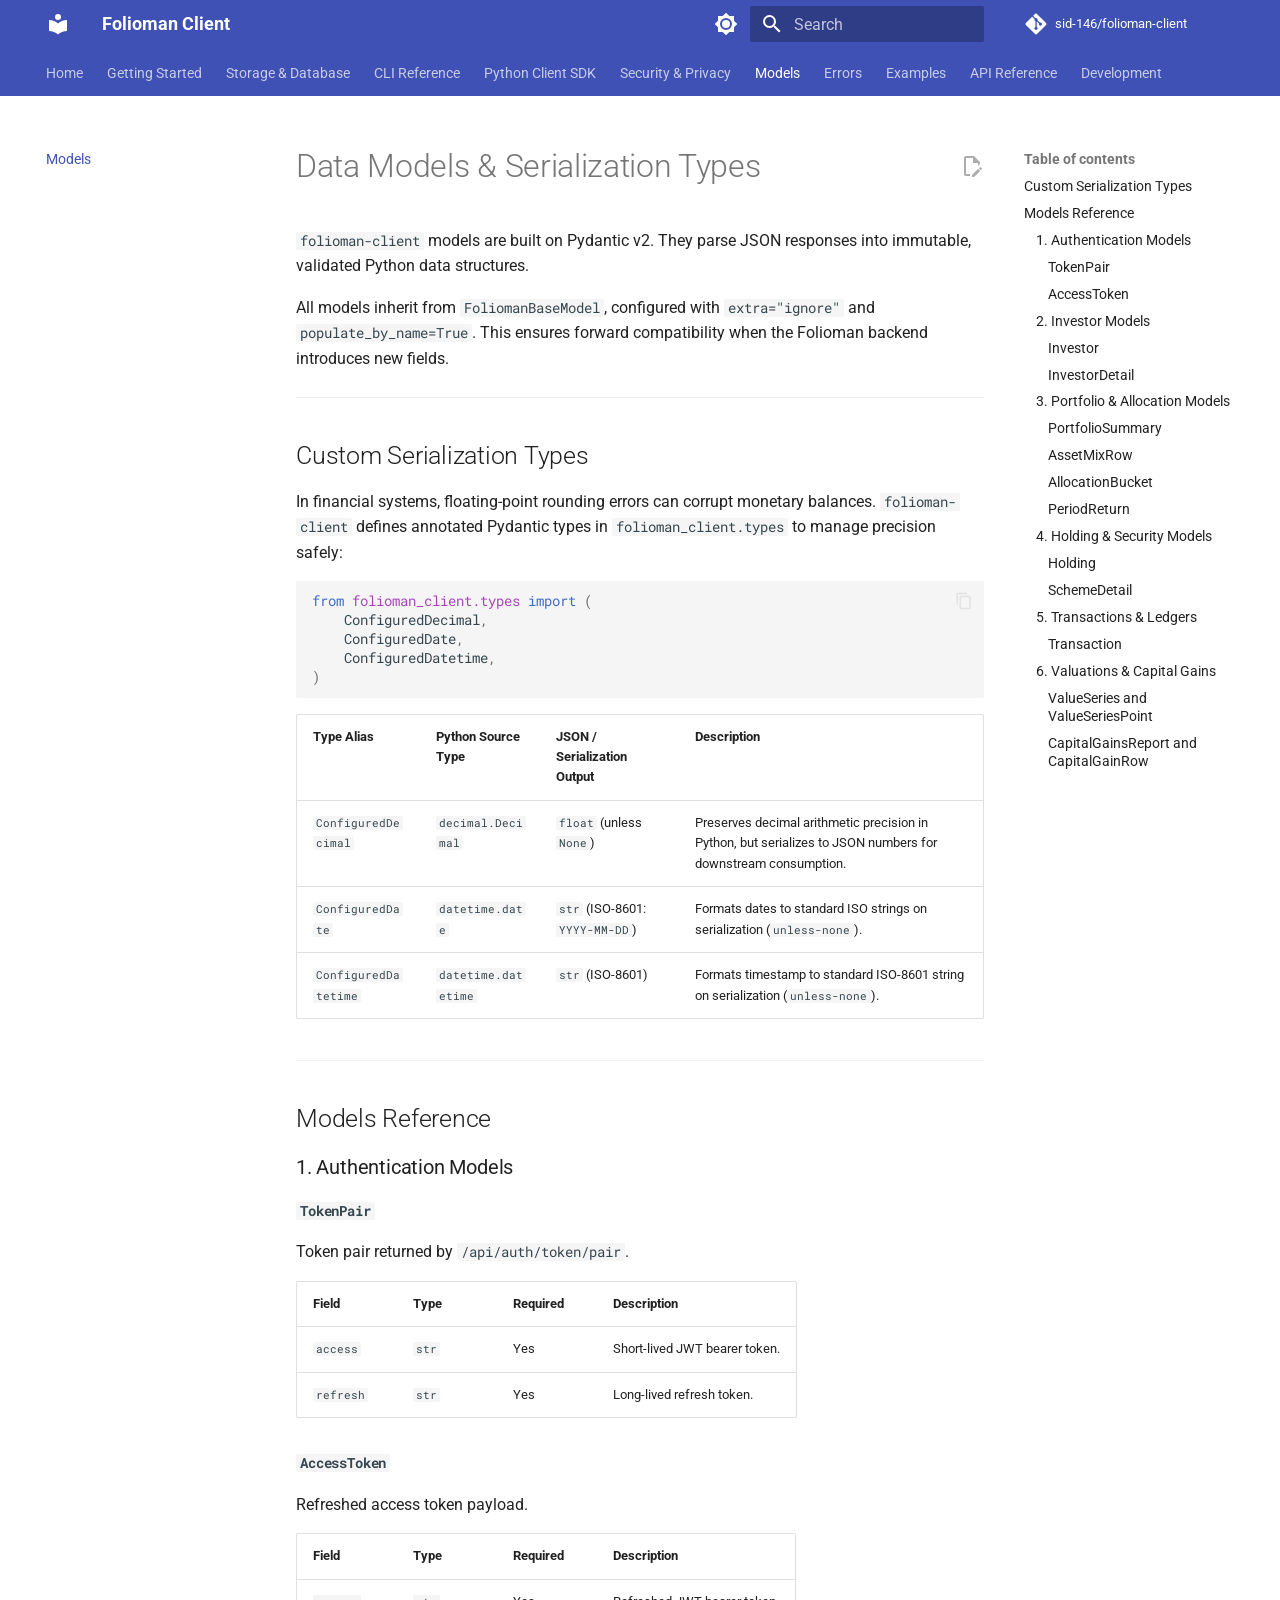
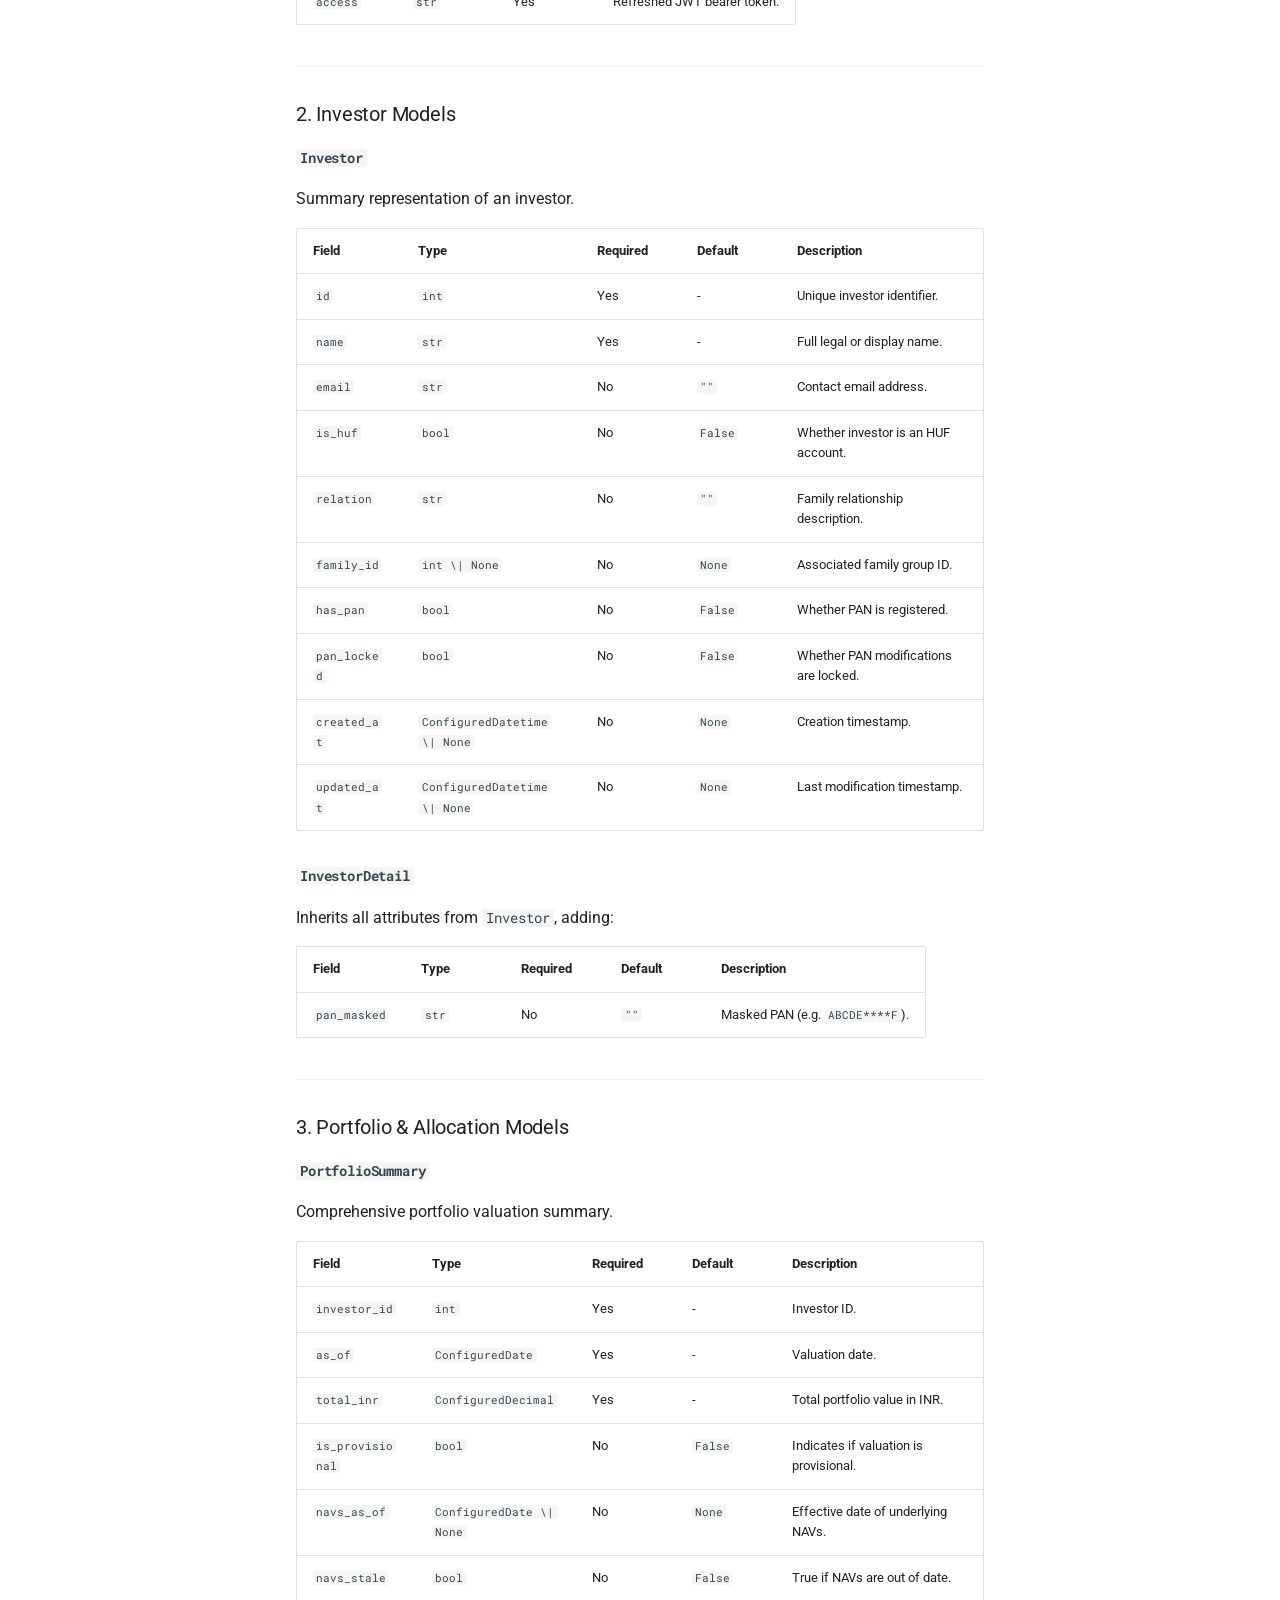
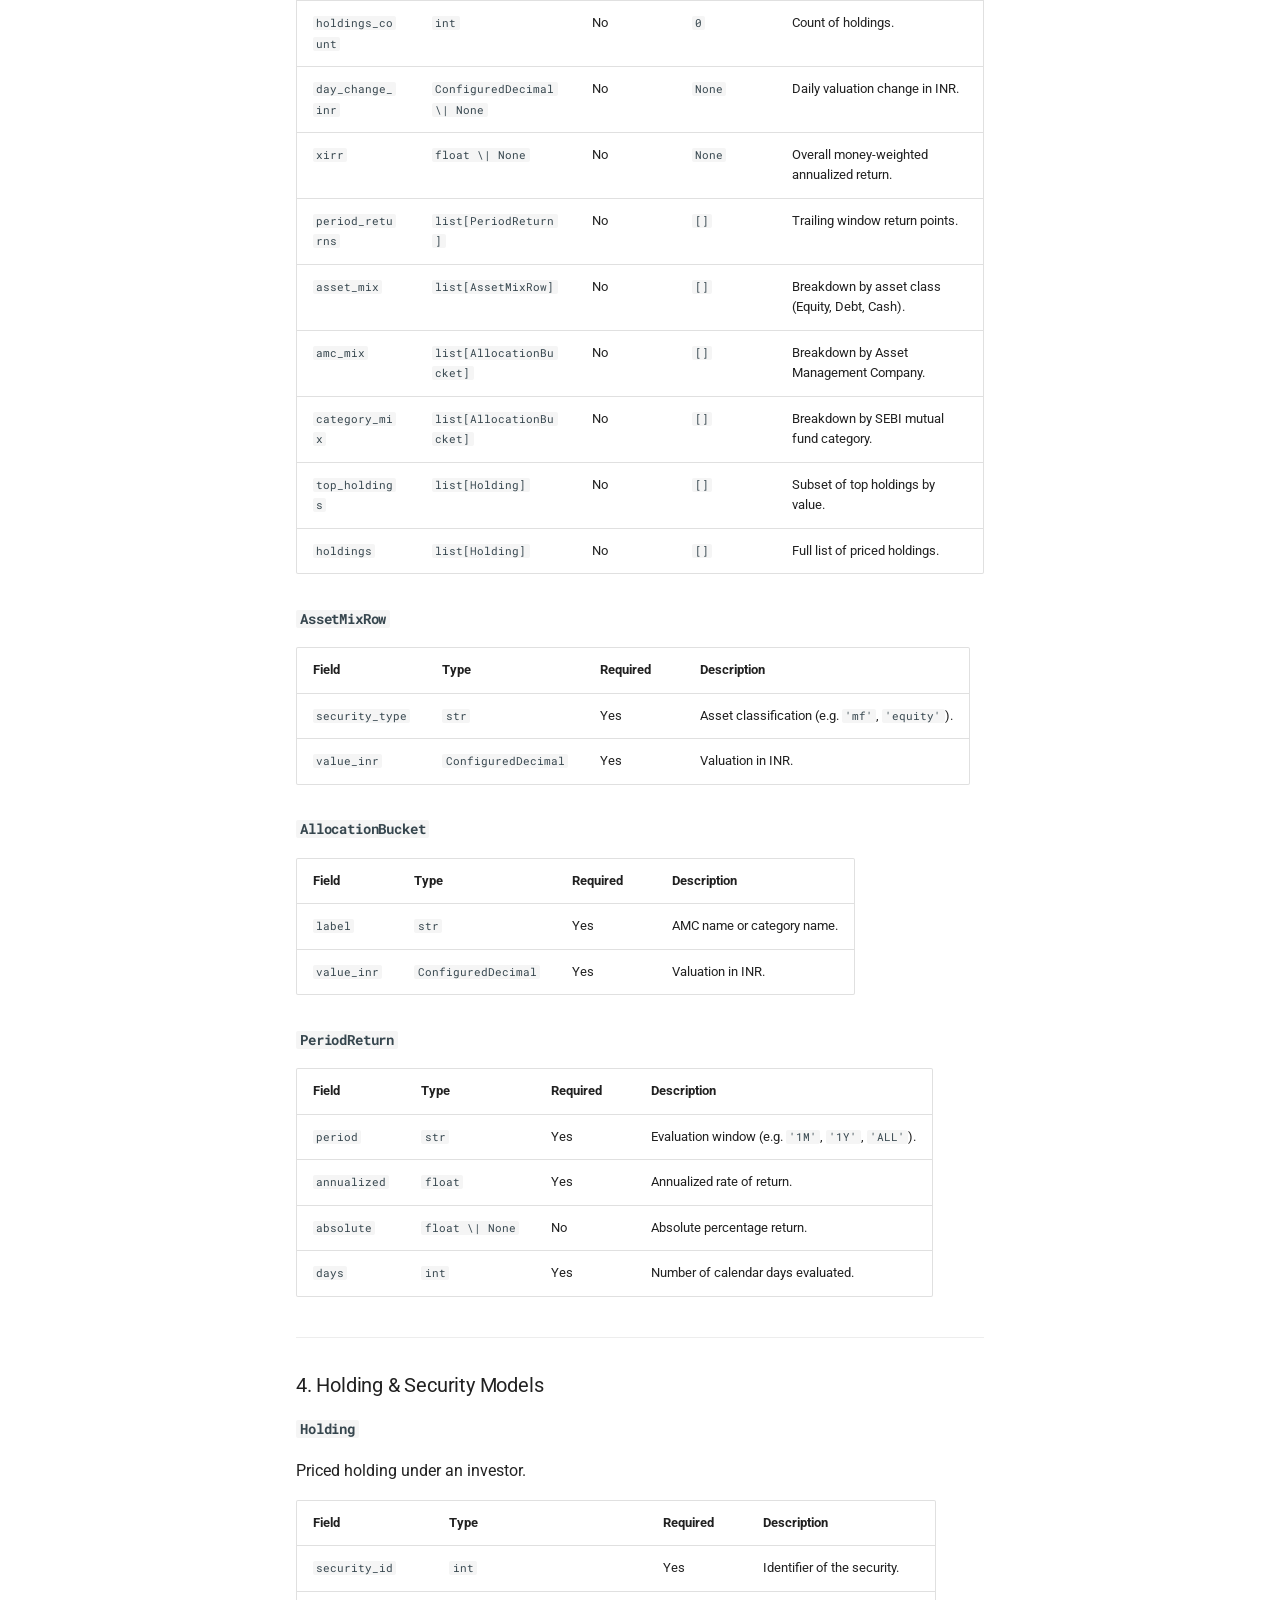
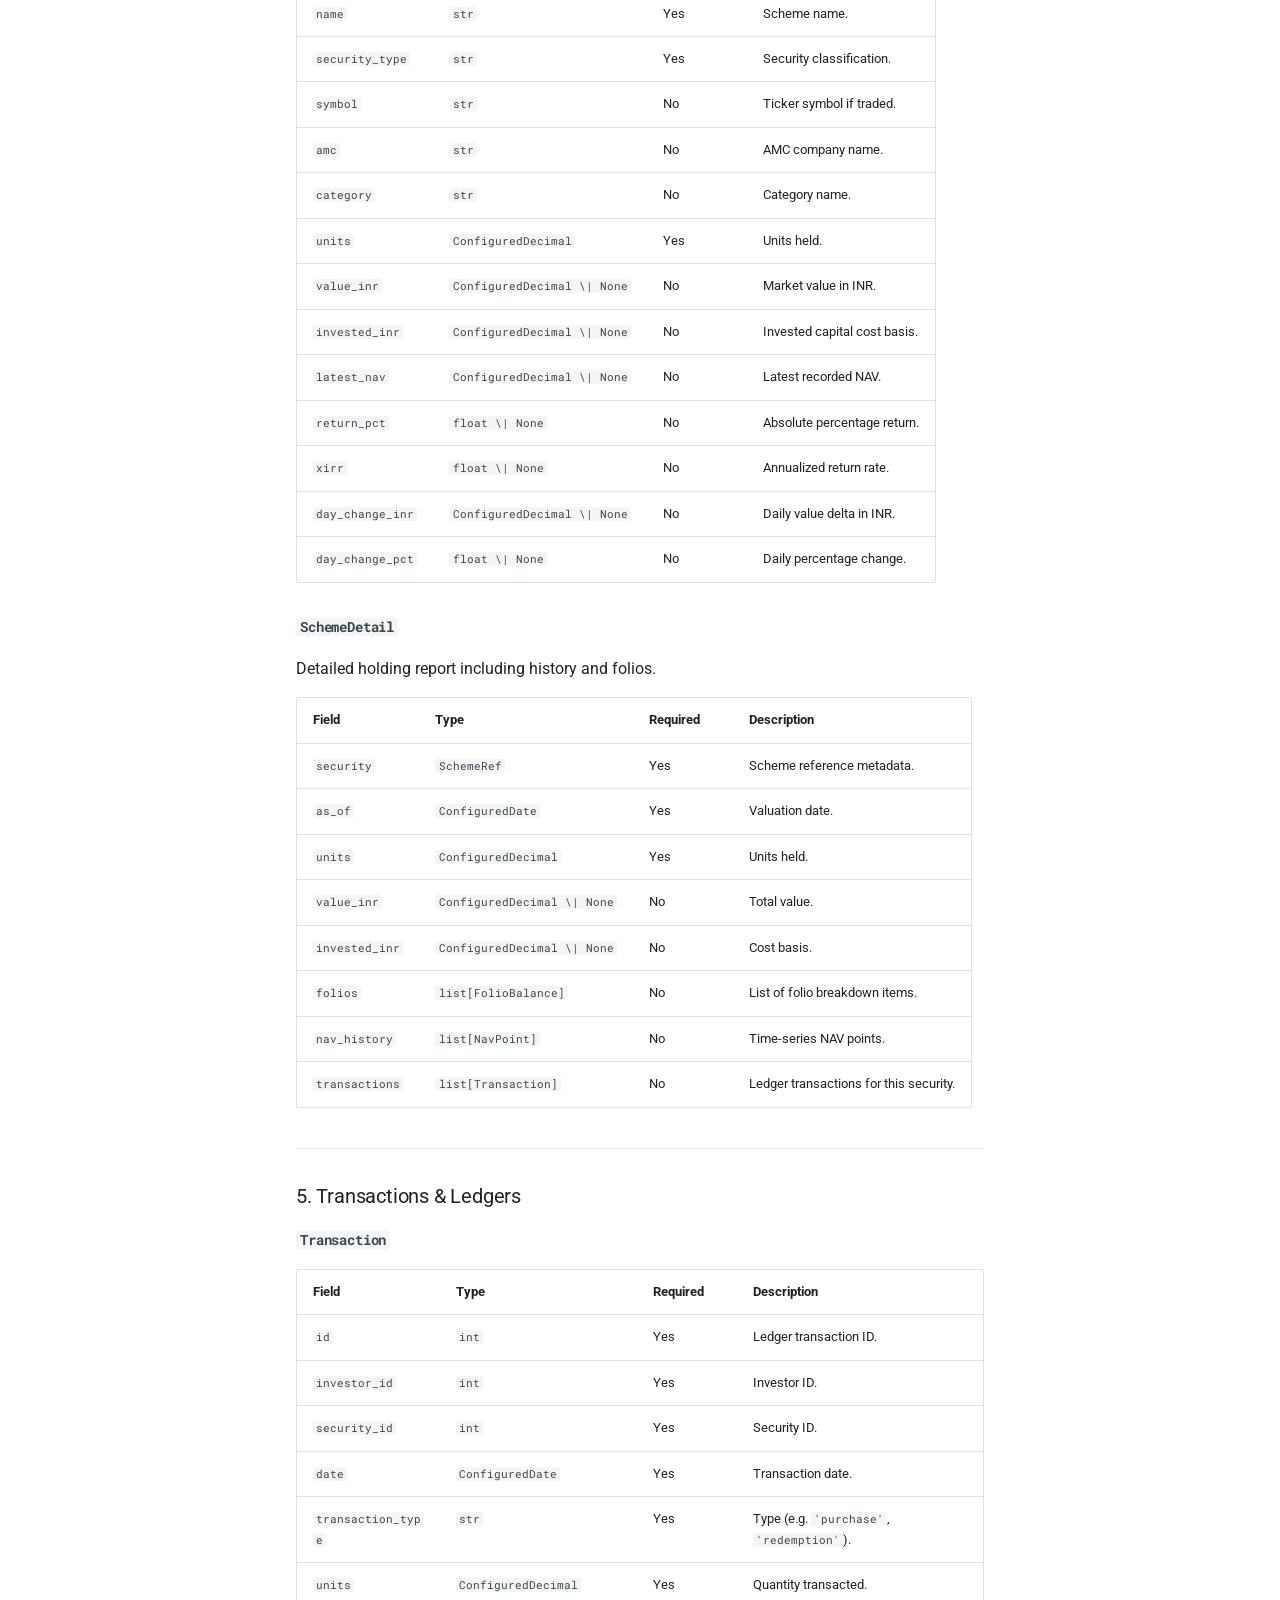
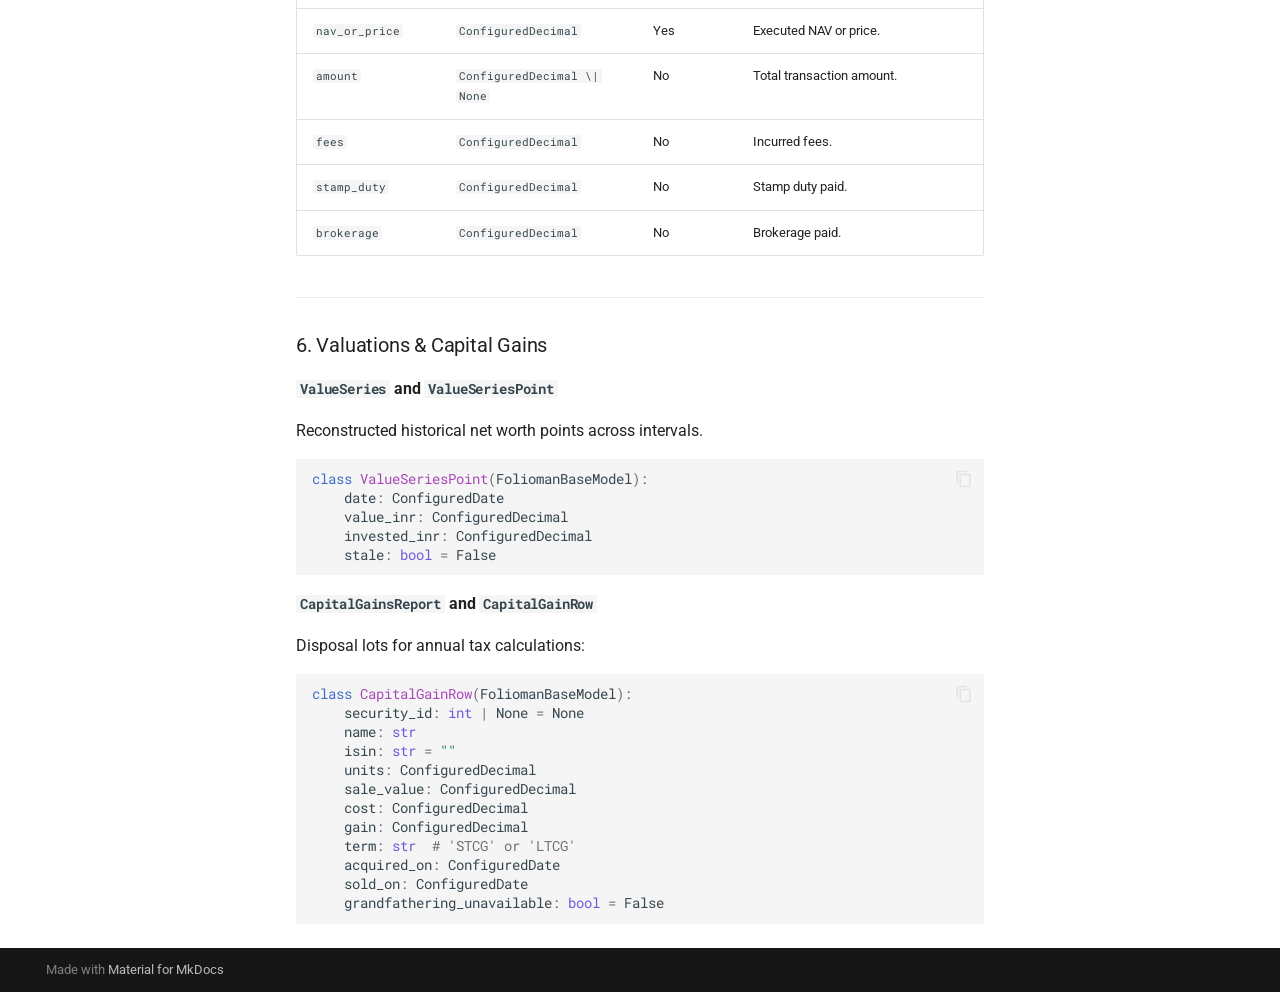
<file: models/index.html>
<!doctype html>
<html lang="en" class="no-js">
  <head>
    
      <meta charset="utf-8">
      <meta name="viewport" content="width=device-width,initial-scale=1">
      
        <meta name="description" content="Embedded typed Python portfolio engine and CLI for Indian mutual funds and equities.">
      
      
      
        <link rel="canonical" href="https://sid-146.github.io/folioman-client/models/">
      
      
        <link rel="prev" href="../security/">
      
      
        <link rel="next" href="../errors/">
      
      
        
      
      
      <link rel="icon" href="../assets/images/favicon.png">
      <meta name="generator" content="mkdocs-1.6.1, mkdocs-material-9.7.7">
    
    
      
        <title>Models - Folioman Client</title>
      
    
    
      <link rel="stylesheet" href="../assets/stylesheets/main.ec1eaa64.min.css">
      
        
        <link rel="stylesheet" href="../assets/stylesheets/palette.ab4e12ef.min.css">
      
      


    
    
      
    
    
      
        
        
        <link rel="preconnect" href="https://fonts.gstatic.com" crossorigin>
        <link rel="stylesheet" href="https://fonts.googleapis.com/css?family=Roboto:300,300i,400,400i,700,700i%7CRoboto+Mono:400,400i,700,700i&display=fallback">
        <style>:root{--md-text-font:"Roboto";--md-code-font:"Roboto Mono"}</style>
      
    
    
      <link rel="stylesheet" href="../assets/_mkdocstrings.css">
    
    <script>__md_scope=new URL("..",location),__md_hash=e=>[...e].reduce(((e,_)=>(e<<5)-e+_.charCodeAt(0)),0),__md_get=(e,_=localStorage,t=__md_scope)=>JSON.parse(_.getItem(t.pathname+"."+e)),__md_set=(e,_,t=localStorage,a=__md_scope)=>{try{t.setItem(a.pathname+"."+e,JSON.stringify(_))}catch(e){}}</script>
    
      

    
    
  </head>
  
  
    
    
      
    
    
    
    
    <body dir="ltr" data-md-color-scheme="default" data-md-color-primary="indigo" data-md-color-accent="indigo">
  
    
    <input class="md-toggle" data-md-toggle="drawer" type="checkbox" id="__drawer" autocomplete="off">
    <input class="md-toggle" data-md-toggle="search" type="checkbox" id="__search" autocomplete="off">
    <label class="md-overlay" for="__drawer"></label>
    <div data-md-component="skip">
      
        
        <a href="#data-models-serialization-types" class="md-skip">
          Skip to content
        </a>
      
    </div>
    <div data-md-component="announce">
      
    </div>
    
    
      

<header class="md-header" data-md-component="header">
  <nav class="md-header__inner md-grid" aria-label="Header">
    <a href=".." title="Folioman Client" class="md-header__button md-logo" aria-label="Folioman Client" data-md-component="logo">
      
  
  <svg xmlns="http://www.w3.org/2000/svg" viewBox="0 0 24 24"><path d="M12 8a3 3 0 0 0 3-3 3 3 0 0 0-3-3 3 3 0 0 0-3 3 3 3 0 0 0 3 3m0 3.54C9.64 9.35 6.5 8 3 8v11c3.5 0 6.64 1.35 9 3.54 2.36-2.19 5.5-3.54 9-3.54V8c-3.5 0-6.64 1.35-9 3.54"/></svg>

    </a>
    <label class="md-header__button md-icon" for="__drawer">
      
      <svg xmlns="http://www.w3.org/2000/svg" viewBox="0 0 24 24"><path d="M3 6h18v2H3zm0 5h18v2H3zm0 5h18v2H3z"/></svg>
    </label>
    <div class="md-header__title" data-md-component="header-title">
      <div class="md-header__ellipsis">
        <div class="md-header__topic">
          <span class="md-ellipsis">
            Folioman Client
          </span>
        </div>
        <div class="md-header__topic" data-md-component="header-topic">
          <span class="md-ellipsis">
            
              Models
            
          </span>
        </div>
      </div>
    </div>
    
      
        <form class="md-header__option" data-md-component="palette">
  
    
    
    
    <input class="md-option" data-md-color-media="" data-md-color-scheme="default" data-md-color-primary="indigo" data-md-color-accent="indigo"  aria-label="Switch to dark mode"  type="radio" name="__palette" id="__palette_0">
    
      <label class="md-header__button md-icon" title="Switch to dark mode" for="__palette_1" hidden>
        <svg xmlns="http://www.w3.org/2000/svg" viewBox="0 0 24 24"><path d="M12 8a4 4 0 0 0-4 4 4 4 0 0 0 4 4 4 4 0 0 0 4-4 4 4 0 0 0-4-4m0 10a6 6 0 0 1-6-6 6 6 0 0 1 6-6 6 6 0 0 1 6 6 6 6 0 0 1-6 6m8-9.31V4h-4.69L12 .69 8.69 4H4v4.69L.69 12 4 15.31V20h4.69L12 23.31 15.31 20H20v-4.69L23.31 12z"/></svg>
      </label>
    
  
    
    
    
    <input class="md-option" data-md-color-media="" data-md-color-scheme="slate" data-md-color-primary="indigo" data-md-color-accent="indigo"  aria-label="Switch to light mode"  type="radio" name="__palette" id="__palette_1">
    
      <label class="md-header__button md-icon" title="Switch to light mode" for="__palette_0" hidden>
        <svg xmlns="http://www.w3.org/2000/svg" viewBox="0 0 24 24"><path d="M12 18c-.89 0-1.74-.2-2.5-.55C11.56 16.5 13 14.42 13 12s-1.44-4.5-3.5-5.45C10.26 6.2 11.11 6 12 6a6 6 0 0 1 6 6 6 6 0 0 1-6 6m8-9.31V4h-4.69L12 .69 8.69 4H4v4.69L.69 12 4 15.31V20h4.69L12 23.31 15.31 20H20v-4.69L23.31 12z"/></svg>
      </label>
    
  
</form>
      
    
    
      <script>var palette=__md_get("__palette");if(palette&&palette.color){if("(prefers-color-scheme)"===palette.color.media){var media=matchMedia("(prefers-color-scheme: light)"),input=document.querySelector(media.matches?"[data-md-color-media='(prefers-color-scheme: light)']":"[data-md-color-media='(prefers-color-scheme: dark)']");palette.color.media=input.getAttribute("data-md-color-media"),palette.color.scheme=input.getAttribute("data-md-color-scheme"),palette.color.primary=input.getAttribute("data-md-color-primary"),palette.color.accent=input.getAttribute("data-md-color-accent")}for(var[key,value]of Object.entries(palette.color))document.body.setAttribute("data-md-color-"+key,value)}</script>
    
    
    
      
      
        <label class="md-header__button md-icon" for="__search">
          
          <svg xmlns="http://www.w3.org/2000/svg" viewBox="0 0 24 24"><path d="M9.5 3A6.5 6.5 0 0 1 16 9.5c0 1.61-.59 3.09-1.56 4.23l.27.27h.79l5 5-1.5 1.5-5-5v-.79l-.27-.27A6.52 6.52 0 0 1 9.5 16 6.5 6.5 0 0 1 3 9.5 6.5 6.5 0 0 1 9.5 3m0 2C7 5 5 7 5 9.5S7 14 9.5 14 14 12 14 9.5 12 5 9.5 5"/></svg>
        </label>
        <div class="md-search" data-md-component="search" role="dialog">
  <label class="md-search__overlay" for="__search"></label>
  <div class="md-search__inner" role="search">
    <form class="md-search__form" name="search">
      <input type="text" class="md-search__input" name="query" aria-label="Search" placeholder="Search" autocapitalize="off" autocorrect="off" autocomplete="off" spellcheck="false" data-md-component="search-query" required>
      <label class="md-search__icon md-icon" for="__search">
        
        <svg xmlns="http://www.w3.org/2000/svg" viewBox="0 0 24 24"><path d="M9.5 3A6.5 6.5 0 0 1 16 9.5c0 1.61-.59 3.09-1.56 4.23l.27.27h.79l5 5-1.5 1.5-5-5v-.79l-.27-.27A6.52 6.52 0 0 1 9.5 16 6.5 6.5 0 0 1 3 9.5 6.5 6.5 0 0 1 9.5 3m0 2C7 5 5 7 5 9.5S7 14 9.5 14 14 12 14 9.5 12 5 9.5 5"/></svg>
        
        <svg xmlns="http://www.w3.org/2000/svg" viewBox="0 0 24 24"><path d="M20 11v2H8l5.5 5.5-1.42 1.42L4.16 12l7.92-7.92L13.5 5.5 8 11z"/></svg>
      </label>
      <nav class="md-search__options" aria-label="Search">
        
        <button type="reset" class="md-search__icon md-icon" title="Clear" aria-label="Clear" tabindex="-1">
          
          <svg xmlns="http://www.w3.org/2000/svg" viewBox="0 0 24 24"><path d="M19 6.41 17.59 5 12 10.59 6.41 5 5 6.41 10.59 12 5 17.59 6.41 19 12 13.41 17.59 19 19 17.59 13.41 12z"/></svg>
        </button>
      </nav>
      
    </form>
    <div class="md-search__output">
      <div class="md-search__scrollwrap" tabindex="0" data-md-scrollfix>
        <div class="md-search-result" data-md-component="search-result">
          <div class="md-search-result__meta">
            Initializing search
          </div>
          <ol class="md-search-result__list" role="presentation"></ol>
        </div>
      </div>
    </div>
  </div>
</div>
      
    
    
      <div class="md-header__source">
        <a href="https://github.com/sid-146/folioman-client" title="Go to repository" class="md-source" data-md-component="source">
  <div class="md-source__icon md-icon">
    
    <svg xmlns="http://www.w3.org/2000/svg" viewBox="0 0 448 512"><!--! Font Awesome Free 7.1.0 by @fontawesome - https://fontawesome.com License - https://fontawesome.com/license/free (Icons: CC BY 4.0, Fonts: SIL OFL 1.1, Code: MIT License) Copyright 2025 Fonticons, Inc.--><path d="M439.6 236.1 244 40.5c-5.4-5.5-12.8-8.5-20.4-8.5s-15 3-20.4 8.4L162.5 81l51.5 51.5c27.1-9.1 52.7 16.8 43.4 43.7l49.7 49.7c34.2-11.8 61.2 31 35.5 56.7-26.5 26.5-70.2-2.9-56-37.3L240.3 199v121.9c25.3 12.5 22.3 41.8 9.1 55-6.4 6.4-15.2 10.1-24.3 10.1s-17.8-3.6-24.3-10.1c-17.6-17.6-11.1-46.9 11.2-56v-123c-20.8-8.5-24.6-30.7-18.6-45L142.6 101 8.5 235.1C3 240.6 0 247.9 0 255.5s3 15 8.5 20.4l195.6 195.7c5.4 5.4 12.7 8.4 20.4 8.4s15-3 20.4-8.4l194.7-194.7c5.4-5.4 8.4-12.8 8.4-20.4s-3-15-8.4-20.4"/></svg>
  </div>
  <div class="md-source__repository">
    sid-146/folioman-client
  </div>
</a>
      </div>
    
  </nav>
  
</header>
    
    <div class="md-container" data-md-component="container">
      
      
        
          
            
<nav class="md-tabs" aria-label="Tabs" data-md-component="tabs">
  <div class="md-grid">
    <ul class="md-tabs__list">
      
        
  
  
  
  
    <li class="md-tabs__item">
      <a href=".." class="md-tabs__link">
        
  
  
    
  
  Home

      </a>
    </li>
  

      
        
  
  
  
  
    <li class="md-tabs__item">
      <a href="../getting-started/" class="md-tabs__link">
        
  
  
    
  
  Getting Started

      </a>
    </li>
  

      
        
  
  
  
  
    <li class="md-tabs__item">
      <a href="../configuration/" class="md-tabs__link">
        
  
  
    
  
  Storage & Database

      </a>
    </li>
  

      
        
  
  
  
  
    <li class="md-tabs__item">
      <a href="../cli/" class="md-tabs__link">
        
  
  
    
  
  CLI Reference

      </a>
    </li>
  

      
        
  
  
  
  
    <li class="md-tabs__item">
      <a href="../client/" class="md-tabs__link">
        
  
  
    
  
  Python Client SDK

      </a>
    </li>
  

      
        
  
  
  
  
    <li class="md-tabs__item">
      <a href="../security/" class="md-tabs__link">
        
  
  
    
  
  Security & Privacy

      </a>
    </li>
  

      
        
  
  
  
    
  
  
    <li class="md-tabs__item md-tabs__item--active">
      <a href="./" class="md-tabs__link">
        
  
  
    
  
  Models

      </a>
    </li>
  

      
        
  
  
  
  
    <li class="md-tabs__item">
      <a href="../errors/" class="md-tabs__link">
        
  
  
    
  
  Errors

      </a>
    </li>
  

      
        
  
  
  
  
    <li class="md-tabs__item">
      <a href="../examples/" class="md-tabs__link">
        
  
  
    
  
  Examples

      </a>
    </li>
  

      
        
  
  
  
  
    <li class="md-tabs__item">
      <a href="../api-reference/" class="md-tabs__link">
        
  
  
    
  
  API Reference

      </a>
    </li>
  

      
        
  
  
  
  
    <li class="md-tabs__item">
      <a href="../development/" class="md-tabs__link">
        
  
  
    
  
  Development

      </a>
    </li>
  

      
    </ul>
  </div>
</nav>
          
        
      
      <main class="md-main" data-md-component="main">
        <div class="md-main__inner md-grid">
          
            
              
              <div class="md-sidebar md-sidebar--primary" data-md-component="sidebar" data-md-type="navigation" >
                <div class="md-sidebar__scrollwrap">
                  <div class="md-sidebar__inner">
                    


  


<nav class="md-nav md-nav--primary md-nav--lifted" aria-label="Navigation" data-md-level="0">
  <label class="md-nav__title" for="__drawer">
    <a href=".." title="Folioman Client" class="md-nav__button md-logo" aria-label="Folioman Client" data-md-component="logo">
      
  
  <svg xmlns="http://www.w3.org/2000/svg" viewBox="0 0 24 24"><path d="M12 8a3 3 0 0 0 3-3 3 3 0 0 0-3-3 3 3 0 0 0-3 3 3 3 0 0 0 3 3m0 3.54C9.64 9.35 6.5 8 3 8v11c3.5 0 6.64 1.35 9 3.54 2.36-2.19 5.5-3.54 9-3.54V8c-3.5 0-6.64 1.35-9 3.54"/></svg>

    </a>
    Folioman Client
  </label>
  
    <div class="md-nav__source">
      <a href="https://github.com/sid-146/folioman-client" title="Go to repository" class="md-source" data-md-component="source">
  <div class="md-source__icon md-icon">
    
    <svg xmlns="http://www.w3.org/2000/svg" viewBox="0 0 448 512"><!--! Font Awesome Free 7.1.0 by @fontawesome - https://fontawesome.com License - https://fontawesome.com/license/free (Icons: CC BY 4.0, Fonts: SIL OFL 1.1, Code: MIT License) Copyright 2025 Fonticons, Inc.--><path d="M439.6 236.1 244 40.5c-5.4-5.5-12.8-8.5-20.4-8.5s-15 3-20.4 8.4L162.5 81l51.5 51.5c27.1-9.1 52.7 16.8 43.4 43.7l49.7 49.7c34.2-11.8 61.2 31 35.5 56.7-26.5 26.5-70.2-2.9-56-37.3L240.3 199v121.9c25.3 12.5 22.3 41.8 9.1 55-6.4 6.4-15.2 10.1-24.3 10.1s-17.8-3.6-24.3-10.1c-17.6-17.6-11.1-46.9 11.2-56v-123c-20.8-8.5-24.6-30.7-18.6-45L142.6 101 8.5 235.1C3 240.6 0 247.9 0 255.5s3 15 8.5 20.4l195.6 195.7c5.4 5.4 12.7 8.4 20.4 8.4s15-3 20.4-8.4l194.7-194.7c5.4-5.4 8.4-12.8 8.4-20.4s-3-15-8.4-20.4"/></svg>
  </div>
  <div class="md-source__repository">
    sid-146/folioman-client
  </div>
</a>
    </div>
  
  <ul class="md-nav__list" data-md-scrollfix>
    
      
      
  
  
  
  
    <li class="md-nav__item">
      <a href=".." class="md-nav__link">
        
  
  
  <span class="md-ellipsis">
    
  
    Home
  

    
  </span>
  
  

      </a>
    </li>
  

    
      
      
  
  
  
  
    <li class="md-nav__item">
      <a href="../getting-started/" class="md-nav__link">
        
  
  
  <span class="md-ellipsis">
    
  
    Getting Started
  

    
  </span>
  
  

      </a>
    </li>
  

    
      
      
  
  
  
  
    <li class="md-nav__item">
      <a href="../configuration/" class="md-nav__link">
        
  
  
  <span class="md-ellipsis">
    
  
    Storage & Database
  

    
  </span>
  
  

      </a>
    </li>
  

    
      
      
  
  
  
  
    <li class="md-nav__item">
      <a href="../cli/" class="md-nav__link">
        
  
  
  <span class="md-ellipsis">
    
  
    CLI Reference
  

    
  </span>
  
  

      </a>
    </li>
  

    
      
      
  
  
  
  
    <li class="md-nav__item">
      <a href="../client/" class="md-nav__link">
        
  
  
  <span class="md-ellipsis">
    
  
    Python Client SDK
  

    
  </span>
  
  

      </a>
    </li>
  

    
      
      
  
  
  
  
    <li class="md-nav__item">
      <a href="../security/" class="md-nav__link">
        
  
  
  <span class="md-ellipsis">
    
  
    Security & Privacy
  

    
  </span>
  
  

      </a>
    </li>
  

    
      
      
  
  
    
  
  
  
    <li class="md-nav__item md-nav__item--active">
      
      <input class="md-nav__toggle md-toggle" type="checkbox" id="__toc">
      
      
        
      
      
        <label class="md-nav__link md-nav__link--active" for="__toc">
          
  
  
  <span class="md-ellipsis">
    
  
    Models
  

    
  </span>
  
  

          <span class="md-nav__icon md-icon"></span>
        </label>
      
      <a href="./" class="md-nav__link md-nav__link--active">
        
  
  
  <span class="md-ellipsis">
    
  
    Models
  

    
  </span>
  
  

      </a>
      
        

<nav class="md-nav md-nav--secondary" aria-label="Table of contents">
  
  
  
    
  
  
    <label class="md-nav__title" for="__toc">
      <span class="md-nav__icon md-icon"></span>
      Table of contents
    </label>
    <ul class="md-nav__list" data-md-component="toc" data-md-scrollfix>
      
        <li class="md-nav__item">
  <a href="#custom-serialization-types" class="md-nav__link">
    <span class="md-ellipsis">
      
        Custom Serialization Types
      
    </span>
  </a>
  
</li>
      
        <li class="md-nav__item">
  <a href="#models-reference" class="md-nav__link">
    <span class="md-ellipsis">
      
        Models Reference
      
    </span>
  </a>
  
    <nav class="md-nav" aria-label="Models Reference">
      <ul class="md-nav__list">
        
          <li class="md-nav__item">
  <a href="#1-authentication-models" class="md-nav__link">
    <span class="md-ellipsis">
      
        1. Authentication Models
      
    </span>
  </a>
  
    <nav class="md-nav" aria-label="1. Authentication Models">
      <ul class="md-nav__list">
        
          <li class="md-nav__item">
  <a href="#tokenpair" class="md-nav__link">
    <span class="md-ellipsis">
      
        TokenPair
      
    </span>
  </a>
  
</li>
        
          <li class="md-nav__item">
  <a href="#accesstoken" class="md-nav__link">
    <span class="md-ellipsis">
      
        AccessToken
      
    </span>
  </a>
  
</li>
        
      </ul>
    </nav>
  
</li>
        
          <li class="md-nav__item">
  <a href="#2-investor-models" class="md-nav__link">
    <span class="md-ellipsis">
      
        2. Investor Models
      
    </span>
  </a>
  
    <nav class="md-nav" aria-label="2. Investor Models">
      <ul class="md-nav__list">
        
          <li class="md-nav__item">
  <a href="#investor" class="md-nav__link">
    <span class="md-ellipsis">
      
        Investor
      
    </span>
  </a>
  
</li>
        
          <li class="md-nav__item">
  <a href="#investordetail" class="md-nav__link">
    <span class="md-ellipsis">
      
        InvestorDetail
      
    </span>
  </a>
  
</li>
        
      </ul>
    </nav>
  
</li>
        
          <li class="md-nav__item">
  <a href="#3-portfolio-allocation-models" class="md-nav__link">
    <span class="md-ellipsis">
      
        3. Portfolio &amp; Allocation Models
      
    </span>
  </a>
  
    <nav class="md-nav" aria-label="3. Portfolio &amp; Allocation Models">
      <ul class="md-nav__list">
        
          <li class="md-nav__item">
  <a href="#portfoliosummary" class="md-nav__link">
    <span class="md-ellipsis">
      
        PortfolioSummary
      
    </span>
  </a>
  
</li>
        
          <li class="md-nav__item">
  <a href="#assetmixrow" class="md-nav__link">
    <span class="md-ellipsis">
      
        AssetMixRow
      
    </span>
  </a>
  
</li>
        
          <li class="md-nav__item">
  <a href="#allocationbucket" class="md-nav__link">
    <span class="md-ellipsis">
      
        AllocationBucket
      
    </span>
  </a>
  
</li>
        
          <li class="md-nav__item">
  <a href="#periodreturn" class="md-nav__link">
    <span class="md-ellipsis">
      
        PeriodReturn
      
    </span>
  </a>
  
</li>
        
      </ul>
    </nav>
  
</li>
        
          <li class="md-nav__item">
  <a href="#4-holding-security-models" class="md-nav__link">
    <span class="md-ellipsis">
      
        4. Holding &amp; Security Models
      
    </span>
  </a>
  
    <nav class="md-nav" aria-label="4. Holding &amp; Security Models">
      <ul class="md-nav__list">
        
          <li class="md-nav__item">
  <a href="#holding" class="md-nav__link">
    <span class="md-ellipsis">
      
        Holding
      
    </span>
  </a>
  
</li>
        
          <li class="md-nav__item">
  <a href="#schemedetail" class="md-nav__link">
    <span class="md-ellipsis">
      
        SchemeDetail
      
    </span>
  </a>
  
</li>
        
      </ul>
    </nav>
  
</li>
        
          <li class="md-nav__item">
  <a href="#5-transactions-ledgers" class="md-nav__link">
    <span class="md-ellipsis">
      
        5. Transactions &amp; Ledgers
      
    </span>
  </a>
  
    <nav class="md-nav" aria-label="5. Transactions &amp; Ledgers">
      <ul class="md-nav__list">
        
          <li class="md-nav__item">
  <a href="#transaction" class="md-nav__link">
    <span class="md-ellipsis">
      
        Transaction
      
    </span>
  </a>
  
</li>
        
      </ul>
    </nav>
  
</li>
        
          <li class="md-nav__item">
  <a href="#6-valuations-capital-gains" class="md-nav__link">
    <span class="md-ellipsis">
      
        6. Valuations &amp; Capital Gains
      
    </span>
  </a>
  
    <nav class="md-nav" aria-label="6. Valuations &amp; Capital Gains">
      <ul class="md-nav__list">
        
          <li class="md-nav__item">
  <a href="#valueseries-and-valueseriespoint" class="md-nav__link">
    <span class="md-ellipsis">
      
        ValueSeries and ValueSeriesPoint
      
    </span>
  </a>
  
</li>
        
          <li class="md-nav__item">
  <a href="#capitalgainsreport-and-capitalgainrow" class="md-nav__link">
    <span class="md-ellipsis">
      
        CapitalGainsReport and CapitalGainRow
      
    </span>
  </a>
  
</li>
        
      </ul>
    </nav>
  
</li>
        
      </ul>
    </nav>
  
</li>
      
    </ul>
  
</nav>
      
    </li>
  

    
      
      
  
  
  
  
    <li class="md-nav__item">
      <a href="../errors/" class="md-nav__link">
        
  
  
  <span class="md-ellipsis">
    
  
    Errors
  

    
  </span>
  
  

      </a>
    </li>
  

    
      
      
  
  
  
  
    <li class="md-nav__item">
      <a href="../examples/" class="md-nav__link">
        
  
  
  <span class="md-ellipsis">
    
  
    Examples
  

    
  </span>
  
  

      </a>
    </li>
  

    
      
      
  
  
  
  
    <li class="md-nav__item">
      <a href="../api-reference/" class="md-nav__link">
        
  
  
  <span class="md-ellipsis">
    
  
    API Reference
  

    
  </span>
  
  

      </a>
    </li>
  

    
      
      
  
  
  
  
    <li class="md-nav__item">
      <a href="../development/" class="md-nav__link">
        
  
  
  <span class="md-ellipsis">
    
  
    Development
  

    
  </span>
  
  

      </a>
    </li>
  

    
  </ul>
</nav>
                  </div>
                </div>
              </div>
            
            
              
              <div class="md-sidebar md-sidebar--secondary" data-md-component="sidebar" data-md-type="toc" >
                <div class="md-sidebar__scrollwrap">
                  <div class="md-sidebar__inner">
                    

<nav class="md-nav md-nav--secondary" aria-label="Table of contents">
  
  
  
    
  
  
    <label class="md-nav__title" for="__toc">
      <span class="md-nav__icon md-icon"></span>
      Table of contents
    </label>
    <ul class="md-nav__list" data-md-component="toc" data-md-scrollfix>
      
        <li class="md-nav__item">
  <a href="#custom-serialization-types" class="md-nav__link">
    <span class="md-ellipsis">
      
        Custom Serialization Types
      
    </span>
  </a>
  
</li>
      
        <li class="md-nav__item">
  <a href="#models-reference" class="md-nav__link">
    <span class="md-ellipsis">
      
        Models Reference
      
    </span>
  </a>
  
    <nav class="md-nav" aria-label="Models Reference">
      <ul class="md-nav__list">
        
          <li class="md-nav__item">
  <a href="#1-authentication-models" class="md-nav__link">
    <span class="md-ellipsis">
      
        1. Authentication Models
      
    </span>
  </a>
  
    <nav class="md-nav" aria-label="1. Authentication Models">
      <ul class="md-nav__list">
        
          <li class="md-nav__item">
  <a href="#tokenpair" class="md-nav__link">
    <span class="md-ellipsis">
      
        TokenPair
      
    </span>
  </a>
  
</li>
        
          <li class="md-nav__item">
  <a href="#accesstoken" class="md-nav__link">
    <span class="md-ellipsis">
      
        AccessToken
      
    </span>
  </a>
  
</li>
        
      </ul>
    </nav>
  
</li>
        
          <li class="md-nav__item">
  <a href="#2-investor-models" class="md-nav__link">
    <span class="md-ellipsis">
      
        2. Investor Models
      
    </span>
  </a>
  
    <nav class="md-nav" aria-label="2. Investor Models">
      <ul class="md-nav__list">
        
          <li class="md-nav__item">
  <a href="#investor" class="md-nav__link">
    <span class="md-ellipsis">
      
        Investor
      
    </span>
  </a>
  
</li>
        
          <li class="md-nav__item">
  <a href="#investordetail" class="md-nav__link">
    <span class="md-ellipsis">
      
        InvestorDetail
      
    </span>
  </a>
  
</li>
        
      </ul>
    </nav>
  
</li>
        
          <li class="md-nav__item">
  <a href="#3-portfolio-allocation-models" class="md-nav__link">
    <span class="md-ellipsis">
      
        3. Portfolio &amp; Allocation Models
      
    </span>
  </a>
  
    <nav class="md-nav" aria-label="3. Portfolio &amp; Allocation Models">
      <ul class="md-nav__list">
        
          <li class="md-nav__item">
  <a href="#portfoliosummary" class="md-nav__link">
    <span class="md-ellipsis">
      
        PortfolioSummary
      
    </span>
  </a>
  
</li>
        
          <li class="md-nav__item">
  <a href="#assetmixrow" class="md-nav__link">
    <span class="md-ellipsis">
      
        AssetMixRow
      
    </span>
  </a>
  
</li>
        
          <li class="md-nav__item">
  <a href="#allocationbucket" class="md-nav__link">
    <span class="md-ellipsis">
      
        AllocationBucket
      
    </span>
  </a>
  
</li>
        
          <li class="md-nav__item">
  <a href="#periodreturn" class="md-nav__link">
    <span class="md-ellipsis">
      
        PeriodReturn
      
    </span>
  </a>
  
</li>
        
      </ul>
    </nav>
  
</li>
        
          <li class="md-nav__item">
  <a href="#4-holding-security-models" class="md-nav__link">
    <span class="md-ellipsis">
      
        4. Holding &amp; Security Models
      
    </span>
  </a>
  
    <nav class="md-nav" aria-label="4. Holding &amp; Security Models">
      <ul class="md-nav__list">
        
          <li class="md-nav__item">
  <a href="#holding" class="md-nav__link">
    <span class="md-ellipsis">
      
        Holding
      
    </span>
  </a>
  
</li>
        
          <li class="md-nav__item">
  <a href="#schemedetail" class="md-nav__link">
    <span class="md-ellipsis">
      
        SchemeDetail
      
    </span>
  </a>
  
</li>
        
      </ul>
    </nav>
  
</li>
        
          <li class="md-nav__item">
  <a href="#5-transactions-ledgers" class="md-nav__link">
    <span class="md-ellipsis">
      
        5. Transactions &amp; Ledgers
      
    </span>
  </a>
  
    <nav class="md-nav" aria-label="5. Transactions &amp; Ledgers">
      <ul class="md-nav__list">
        
          <li class="md-nav__item">
  <a href="#transaction" class="md-nav__link">
    <span class="md-ellipsis">
      
        Transaction
      
    </span>
  </a>
  
</li>
        
      </ul>
    </nav>
  
</li>
        
          <li class="md-nav__item">
  <a href="#6-valuations-capital-gains" class="md-nav__link">
    <span class="md-ellipsis">
      
        6. Valuations &amp; Capital Gains
      
    </span>
  </a>
  
    <nav class="md-nav" aria-label="6. Valuations &amp; Capital Gains">
      <ul class="md-nav__list">
        
          <li class="md-nav__item">
  <a href="#valueseries-and-valueseriespoint" class="md-nav__link">
    <span class="md-ellipsis">
      
        ValueSeries and ValueSeriesPoint
      
    </span>
  </a>
  
</li>
        
          <li class="md-nav__item">
  <a href="#capitalgainsreport-and-capitalgainrow" class="md-nav__link">
    <span class="md-ellipsis">
      
        CapitalGainsReport and CapitalGainRow
      
    </span>
  </a>
  
</li>
        
      </ul>
    </nav>
  
</li>
        
      </ul>
    </nav>
  
</li>
      
    </ul>
  
</nav>
                  </div>
                </div>
              </div>
            
          
          
            <div class="md-content" data-md-component="content">
              
              <article class="md-content__inner md-typeset">
                
                  


  
    <a href="https://github.com/sid-146/folioman-client/edit/main/docs/models.md" title="Edit this page" class="md-content__button md-icon" rel="edit">
      
      <svg xmlns="http://www.w3.org/2000/svg" viewBox="0 0 24 24"><path d="M10 20H6V4h7v5h5v3.1l2-2V8l-6-6H6c-1.1 0-2 .9-2 2v16c0 1.1.9 2 2 2h4zm10.2-7c.1 0 .3.1.4.2l1.3 1.3c.2.2.2.6 0 .8l-1 1-2.1-2.1 1-1c.1-.1.2-.2.4-.2m0 3.9L14.1 23H12v-2.1l6.1-6.1z"/></svg>
    </a>
  
  


<h1 id="data-models-serialization-types">Data Models &amp; Serialization Types<a class="headerlink" href="#data-models-serialization-types" title="Permanent link">&para;</a></h1>
<p><code>folioman-client</code> models are built on Pydantic v2. They parse JSON responses into immutable, validated Python data structures.</p>
<p>All models inherit from <code>FoliomanBaseModel</code>, configured with <code>extra="ignore"</code> and <code>populate_by_name=True</code>. This ensures forward compatibility when the Folioman backend introduces new fields.</p>
<hr />
<h2 id="custom-serialization-types">Custom Serialization Types<a class="headerlink" href="#custom-serialization-types" title="Permanent link">&para;</a></h2>
<p>In financial systems, floating-point rounding errors can corrupt monetary balances. <code>folioman-client</code> defines annotated Pydantic types in <code>folioman_client.types</code> to manage precision safely:</p>
<div class="language-python highlight"><pre><span></span><code><span id="__span-0-1"><a id="__codelineno-0-1" name="__codelineno-0-1" href="#__codelineno-0-1"></a><span class="kn">from</span><span class="w"> </span><span class="nn">folioman_client.types</span><span class="w"> </span><span class="kn">import</span> <span class="p">(</span>
</span><span id="__span-0-2"><a id="__codelineno-0-2" name="__codelineno-0-2" href="#__codelineno-0-2"></a>    <span class="n">ConfiguredDecimal</span><span class="p">,</span>
</span><span id="__span-0-3"><a id="__codelineno-0-3" name="__codelineno-0-3" href="#__codelineno-0-3"></a>    <span class="n">ConfiguredDate</span><span class="p">,</span>
</span><span id="__span-0-4"><a id="__codelineno-0-4" name="__codelineno-0-4" href="#__codelineno-0-4"></a>    <span class="n">ConfiguredDatetime</span><span class="p">,</span>
</span><span id="__span-0-5"><a id="__codelineno-0-5" name="__codelineno-0-5" href="#__codelineno-0-5"></a><span class="p">)</span>
</span></code></pre></div>
<table>
<thead>
<tr>
<th style="text-align: left;">Type Alias</th>
<th style="text-align: left;">Python Source Type</th>
<th style="text-align: left;">JSON / Serialization Output</th>
<th style="text-align: left;">Description</th>
</tr>
</thead>
<tbody>
<tr>
<td style="text-align: left;"><code>ConfiguredDecimal</code></td>
<td style="text-align: left;"><code>decimal.Decimal</code></td>
<td style="text-align: left;"><code>float</code> (unless <code>None</code>)</td>
<td style="text-align: left;">Preserves decimal arithmetic precision in Python, but serializes to JSON numbers for downstream consumption.</td>
</tr>
<tr>
<td style="text-align: left;"><code>ConfiguredDate</code></td>
<td style="text-align: left;"><code>datetime.date</code></td>
<td style="text-align: left;"><code>str</code> (ISO-8601: <code>YYYY-MM-DD</code>)</td>
<td style="text-align: left;">Formats dates to standard ISO strings on serialization (<code>unless-none</code>).</td>
</tr>
<tr>
<td style="text-align: left;"><code>ConfiguredDatetime</code></td>
<td style="text-align: left;"><code>datetime.datetime</code></td>
<td style="text-align: left;"><code>str</code> (ISO-8601)</td>
<td style="text-align: left;">Formats timestamp to standard ISO-8601 string on serialization (<code>unless-none</code>).</td>
</tr>
</tbody>
</table>
<hr />
<h2 id="models-reference">Models Reference<a class="headerlink" href="#models-reference" title="Permanent link">&para;</a></h2>
<h3 id="1-authentication-models">1. Authentication Models<a class="headerlink" href="#1-authentication-models" title="Permanent link">&para;</a></h3>
<h4 id="tokenpair"><code>TokenPair</code><a class="headerlink" href="#tokenpair" title="Permanent link">&para;</a></h4>
<p>Token pair returned by <code>/api/auth/token/pair</code>.</p>
<table>
<thead>
<tr>
<th style="text-align: left;">Field</th>
<th style="text-align: left;">Type</th>
<th style="text-align: left;">Required</th>
<th style="text-align: left;">Description</th>
</tr>
</thead>
<tbody>
<tr>
<td style="text-align: left;"><code>access</code></td>
<td style="text-align: left;"><code>str</code></td>
<td style="text-align: left;">Yes</td>
<td style="text-align: left;">Short-lived JWT bearer token.</td>
</tr>
<tr>
<td style="text-align: left;"><code>refresh</code></td>
<td style="text-align: left;"><code>str</code></td>
<td style="text-align: left;">Yes</td>
<td style="text-align: left;">Long-lived refresh token.</td>
</tr>
</tbody>
</table>
<h4 id="accesstoken"><code>AccessToken</code><a class="headerlink" href="#accesstoken" title="Permanent link">&para;</a></h4>
<p>Refreshed access token payload.</p>
<table>
<thead>
<tr>
<th style="text-align: left;">Field</th>
<th style="text-align: left;">Type</th>
<th style="text-align: left;">Required</th>
<th style="text-align: left;">Description</th>
</tr>
</thead>
<tbody>
<tr>
<td style="text-align: left;"><code>access</code></td>
<td style="text-align: left;"><code>str</code></td>
<td style="text-align: left;">Yes</td>
<td style="text-align: left;">Refreshed JWT bearer token.</td>
</tr>
</tbody>
</table>
<hr />
<h3 id="2-investor-models">2. Investor Models<a class="headerlink" href="#2-investor-models" title="Permanent link">&para;</a></h3>
<h4 id="investor"><code>Investor</code><a class="headerlink" href="#investor" title="Permanent link">&para;</a></h4>
<p>Summary representation of an investor.</p>
<table>
<thead>
<tr>
<th style="text-align: left;">Field</th>
<th style="text-align: left;">Type</th>
<th style="text-align: left;">Required</th>
<th style="text-align: left;">Default</th>
<th style="text-align: left;">Description</th>
</tr>
</thead>
<tbody>
<tr>
<td style="text-align: left;"><code>id</code></td>
<td style="text-align: left;"><code>int</code></td>
<td style="text-align: left;">Yes</td>
<td style="text-align: left;">-</td>
<td style="text-align: left;">Unique investor identifier.</td>
</tr>
<tr>
<td style="text-align: left;"><code>name</code></td>
<td style="text-align: left;"><code>str</code></td>
<td style="text-align: left;">Yes</td>
<td style="text-align: left;">-</td>
<td style="text-align: left;">Full legal or display name.</td>
</tr>
<tr>
<td style="text-align: left;"><code>email</code></td>
<td style="text-align: left;"><code>str</code></td>
<td style="text-align: left;">No</td>
<td style="text-align: left;"><code>""</code></td>
<td style="text-align: left;">Contact email address.</td>
</tr>
<tr>
<td style="text-align: left;"><code>is_huf</code></td>
<td style="text-align: left;"><code>bool</code></td>
<td style="text-align: left;">No</td>
<td style="text-align: left;"><code>False</code></td>
<td style="text-align: left;">Whether investor is an HUF account.</td>
</tr>
<tr>
<td style="text-align: left;"><code>relation</code></td>
<td style="text-align: left;"><code>str</code></td>
<td style="text-align: left;">No</td>
<td style="text-align: left;"><code>""</code></td>
<td style="text-align: left;">Family relationship description.</td>
</tr>
<tr>
<td style="text-align: left;"><code>family_id</code></td>
<td style="text-align: left;"><code>int \| None</code></td>
<td style="text-align: left;">No</td>
<td style="text-align: left;"><code>None</code></td>
<td style="text-align: left;">Associated family group ID.</td>
</tr>
<tr>
<td style="text-align: left;"><code>has_pan</code></td>
<td style="text-align: left;"><code>bool</code></td>
<td style="text-align: left;">No</td>
<td style="text-align: left;"><code>False</code></td>
<td style="text-align: left;">Whether PAN is registered.</td>
</tr>
<tr>
<td style="text-align: left;"><code>pan_locked</code></td>
<td style="text-align: left;"><code>bool</code></td>
<td style="text-align: left;">No</td>
<td style="text-align: left;"><code>False</code></td>
<td style="text-align: left;">Whether PAN modifications are locked.</td>
</tr>
<tr>
<td style="text-align: left;"><code>created_at</code></td>
<td style="text-align: left;"><code>ConfiguredDatetime \| None</code></td>
<td style="text-align: left;">No</td>
<td style="text-align: left;"><code>None</code></td>
<td style="text-align: left;">Creation timestamp.</td>
</tr>
<tr>
<td style="text-align: left;"><code>updated_at</code></td>
<td style="text-align: left;"><code>ConfiguredDatetime \| None</code></td>
<td style="text-align: left;">No</td>
<td style="text-align: left;"><code>None</code></td>
<td style="text-align: left;">Last modification timestamp.</td>
</tr>
</tbody>
</table>
<h4 id="investordetail"><code>InvestorDetail</code><a class="headerlink" href="#investordetail" title="Permanent link">&para;</a></h4>
<p>Inherits all attributes from <code>Investor</code>, adding:</p>
<table>
<thead>
<tr>
<th style="text-align: left;">Field</th>
<th style="text-align: left;">Type</th>
<th style="text-align: left;">Required</th>
<th style="text-align: left;">Default</th>
<th style="text-align: left;">Description</th>
</tr>
</thead>
<tbody>
<tr>
<td style="text-align: left;"><code>pan_masked</code></td>
<td style="text-align: left;"><code>str</code></td>
<td style="text-align: left;">No</td>
<td style="text-align: left;"><code>""</code></td>
<td style="text-align: left;">Masked PAN (e.g. <code>ABCDE****F</code>).</td>
</tr>
</tbody>
</table>
<hr />
<h3 id="3-portfolio-allocation-models">3. Portfolio &amp; Allocation Models<a class="headerlink" href="#3-portfolio-allocation-models" title="Permanent link">&para;</a></h3>
<h4 id="portfoliosummary"><code>PortfolioSummary</code><a class="headerlink" href="#portfoliosummary" title="Permanent link">&para;</a></h4>
<p>Comprehensive portfolio valuation summary.</p>
<table>
<thead>
<tr>
<th style="text-align: left;">Field</th>
<th style="text-align: left;">Type</th>
<th style="text-align: left;">Required</th>
<th style="text-align: left;">Default</th>
<th style="text-align: left;">Description</th>
</tr>
</thead>
<tbody>
<tr>
<td style="text-align: left;"><code>investor_id</code></td>
<td style="text-align: left;"><code>int</code></td>
<td style="text-align: left;">Yes</td>
<td style="text-align: left;">-</td>
<td style="text-align: left;">Investor ID.</td>
</tr>
<tr>
<td style="text-align: left;"><code>as_of</code></td>
<td style="text-align: left;"><code>ConfiguredDate</code></td>
<td style="text-align: left;">Yes</td>
<td style="text-align: left;">-</td>
<td style="text-align: left;">Valuation date.</td>
</tr>
<tr>
<td style="text-align: left;"><code>total_inr</code></td>
<td style="text-align: left;"><code>ConfiguredDecimal</code></td>
<td style="text-align: left;">Yes</td>
<td style="text-align: left;">-</td>
<td style="text-align: left;">Total portfolio value in INR.</td>
</tr>
<tr>
<td style="text-align: left;"><code>is_provisional</code></td>
<td style="text-align: left;"><code>bool</code></td>
<td style="text-align: left;">No</td>
<td style="text-align: left;"><code>False</code></td>
<td style="text-align: left;">Indicates if valuation is provisional.</td>
</tr>
<tr>
<td style="text-align: left;"><code>navs_as_of</code></td>
<td style="text-align: left;"><code>ConfiguredDate \| None</code></td>
<td style="text-align: left;">No</td>
<td style="text-align: left;"><code>None</code></td>
<td style="text-align: left;">Effective date of underlying NAVs.</td>
</tr>
<tr>
<td style="text-align: left;"><code>navs_stale</code></td>
<td style="text-align: left;"><code>bool</code></td>
<td style="text-align: left;">No</td>
<td style="text-align: left;"><code>False</code></td>
<td style="text-align: left;">True if NAVs are out of date.</td>
</tr>
<tr>
<td style="text-align: left;"><code>holdings_count</code></td>
<td style="text-align: left;"><code>int</code></td>
<td style="text-align: left;">No</td>
<td style="text-align: left;"><code>0</code></td>
<td style="text-align: left;">Count of holdings.</td>
</tr>
<tr>
<td style="text-align: left;"><code>day_change_inr</code></td>
<td style="text-align: left;"><code>ConfiguredDecimal \| None</code></td>
<td style="text-align: left;">No</td>
<td style="text-align: left;"><code>None</code></td>
<td style="text-align: left;">Daily valuation change in INR.</td>
</tr>
<tr>
<td style="text-align: left;"><code>xirr</code></td>
<td style="text-align: left;"><code>float \| None</code></td>
<td style="text-align: left;">No</td>
<td style="text-align: left;"><code>None</code></td>
<td style="text-align: left;">Overall money-weighted annualized return.</td>
</tr>
<tr>
<td style="text-align: left;"><code>period_returns</code></td>
<td style="text-align: left;"><code>list[PeriodReturn]</code></td>
<td style="text-align: left;">No</td>
<td style="text-align: left;"><code>[]</code></td>
<td style="text-align: left;">Trailing window return points.</td>
</tr>
<tr>
<td style="text-align: left;"><code>asset_mix</code></td>
<td style="text-align: left;"><code>list[AssetMixRow]</code></td>
<td style="text-align: left;">No</td>
<td style="text-align: left;"><code>[]</code></td>
<td style="text-align: left;">Breakdown by asset class (Equity, Debt, Cash).</td>
</tr>
<tr>
<td style="text-align: left;"><code>amc_mix</code></td>
<td style="text-align: left;"><code>list[AllocationBucket]</code></td>
<td style="text-align: left;">No</td>
<td style="text-align: left;"><code>[]</code></td>
<td style="text-align: left;">Breakdown by Asset Management Company.</td>
</tr>
<tr>
<td style="text-align: left;"><code>category_mix</code></td>
<td style="text-align: left;"><code>list[AllocationBucket]</code></td>
<td style="text-align: left;">No</td>
<td style="text-align: left;"><code>[]</code></td>
<td style="text-align: left;">Breakdown by SEBI mutual fund category.</td>
</tr>
<tr>
<td style="text-align: left;"><code>top_holdings</code></td>
<td style="text-align: left;"><code>list[Holding]</code></td>
<td style="text-align: left;">No</td>
<td style="text-align: left;"><code>[]</code></td>
<td style="text-align: left;">Subset of top holdings by value.</td>
</tr>
<tr>
<td style="text-align: left;"><code>holdings</code></td>
<td style="text-align: left;"><code>list[Holding]</code></td>
<td style="text-align: left;">No</td>
<td style="text-align: left;"><code>[]</code></td>
<td style="text-align: left;">Full list of priced holdings.</td>
</tr>
</tbody>
</table>
<h4 id="assetmixrow"><code>AssetMixRow</code><a class="headerlink" href="#assetmixrow" title="Permanent link">&para;</a></h4>
<table>
<thead>
<tr>
<th style="text-align: left;">Field</th>
<th style="text-align: left;">Type</th>
<th style="text-align: left;">Required</th>
<th style="text-align: left;">Description</th>
</tr>
</thead>
<tbody>
<tr>
<td style="text-align: left;"><code>security_type</code></td>
<td style="text-align: left;"><code>str</code></td>
<td style="text-align: left;">Yes</td>
<td style="text-align: left;">Asset classification (e.g. <code>'mf'</code>, <code>'equity'</code>).</td>
</tr>
<tr>
<td style="text-align: left;"><code>value_inr</code></td>
<td style="text-align: left;"><code>ConfiguredDecimal</code></td>
<td style="text-align: left;">Yes</td>
<td style="text-align: left;">Valuation in INR.</td>
</tr>
</tbody>
</table>
<h4 id="allocationbucket"><code>AllocationBucket</code><a class="headerlink" href="#allocationbucket" title="Permanent link">&para;</a></h4>
<table>
<thead>
<tr>
<th style="text-align: left;">Field</th>
<th style="text-align: left;">Type</th>
<th style="text-align: left;">Required</th>
<th style="text-align: left;">Description</th>
</tr>
</thead>
<tbody>
<tr>
<td style="text-align: left;"><code>label</code></td>
<td style="text-align: left;"><code>str</code></td>
<td style="text-align: left;">Yes</td>
<td style="text-align: left;">AMC name or category name.</td>
</tr>
<tr>
<td style="text-align: left;"><code>value_inr</code></td>
<td style="text-align: left;"><code>ConfiguredDecimal</code></td>
<td style="text-align: left;">Yes</td>
<td style="text-align: left;">Valuation in INR.</td>
</tr>
</tbody>
</table>
<h4 id="periodreturn"><code>PeriodReturn</code><a class="headerlink" href="#periodreturn" title="Permanent link">&para;</a></h4>
<table>
<thead>
<tr>
<th style="text-align: left;">Field</th>
<th style="text-align: left;">Type</th>
<th style="text-align: left;">Required</th>
<th style="text-align: left;">Description</th>
</tr>
</thead>
<tbody>
<tr>
<td style="text-align: left;"><code>period</code></td>
<td style="text-align: left;"><code>str</code></td>
<td style="text-align: left;">Yes</td>
<td style="text-align: left;">Evaluation window (e.g. <code>'1M'</code>, <code>'1Y'</code>, <code>'ALL'</code>).</td>
</tr>
<tr>
<td style="text-align: left;"><code>annualized</code></td>
<td style="text-align: left;"><code>float</code></td>
<td style="text-align: left;">Yes</td>
<td style="text-align: left;">Annualized rate of return.</td>
</tr>
<tr>
<td style="text-align: left;"><code>absolute</code></td>
<td style="text-align: left;"><code>float \| None</code></td>
<td style="text-align: left;">No</td>
<td style="text-align: left;">Absolute percentage return.</td>
</tr>
<tr>
<td style="text-align: left;"><code>days</code></td>
<td style="text-align: left;"><code>int</code></td>
<td style="text-align: left;">Yes</td>
<td style="text-align: left;">Number of calendar days evaluated.</td>
</tr>
</tbody>
</table>
<hr />
<h3 id="4-holding-security-models">4. Holding &amp; Security Models<a class="headerlink" href="#4-holding-security-models" title="Permanent link">&para;</a></h3>
<h4 id="holding"><code>Holding</code><a class="headerlink" href="#holding" title="Permanent link">&para;</a></h4>
<p>Priced holding under an investor.</p>
<table>
<thead>
<tr>
<th style="text-align: left;">Field</th>
<th style="text-align: left;">Type</th>
<th style="text-align: left;">Required</th>
<th style="text-align: left;">Description</th>
</tr>
</thead>
<tbody>
<tr>
<td style="text-align: left;"><code>security_id</code></td>
<td style="text-align: left;"><code>int</code></td>
<td style="text-align: left;">Yes</td>
<td style="text-align: left;">Identifier of the security.</td>
</tr>
<tr>
<td style="text-align: left;"><code>name</code></td>
<td style="text-align: left;"><code>str</code></td>
<td style="text-align: left;">Yes</td>
<td style="text-align: left;">Scheme name.</td>
</tr>
<tr>
<td style="text-align: left;"><code>security_type</code></td>
<td style="text-align: left;"><code>str</code></td>
<td style="text-align: left;">Yes</td>
<td style="text-align: left;">Security classification.</td>
</tr>
<tr>
<td style="text-align: left;"><code>symbol</code></td>
<td style="text-align: left;"><code>str</code></td>
<td style="text-align: left;">No</td>
<td style="text-align: left;">Ticker symbol if traded.</td>
</tr>
<tr>
<td style="text-align: left;"><code>amc</code></td>
<td style="text-align: left;"><code>str</code></td>
<td style="text-align: left;">No</td>
<td style="text-align: left;">AMC company name.</td>
</tr>
<tr>
<td style="text-align: left;"><code>category</code></td>
<td style="text-align: left;"><code>str</code></td>
<td style="text-align: left;">No</td>
<td style="text-align: left;">Category name.</td>
</tr>
<tr>
<td style="text-align: left;"><code>units</code></td>
<td style="text-align: left;"><code>ConfiguredDecimal</code></td>
<td style="text-align: left;">Yes</td>
<td style="text-align: left;">Units held.</td>
</tr>
<tr>
<td style="text-align: left;"><code>value_inr</code></td>
<td style="text-align: left;"><code>ConfiguredDecimal \| None</code></td>
<td style="text-align: left;">No</td>
<td style="text-align: left;">Market value in INR.</td>
</tr>
<tr>
<td style="text-align: left;"><code>invested_inr</code></td>
<td style="text-align: left;"><code>ConfiguredDecimal \| None</code></td>
<td style="text-align: left;">No</td>
<td style="text-align: left;">Invested capital cost basis.</td>
</tr>
<tr>
<td style="text-align: left;"><code>latest_nav</code></td>
<td style="text-align: left;"><code>ConfiguredDecimal \| None</code></td>
<td style="text-align: left;">No</td>
<td style="text-align: left;">Latest recorded NAV.</td>
</tr>
<tr>
<td style="text-align: left;"><code>return_pct</code></td>
<td style="text-align: left;"><code>float \| None</code></td>
<td style="text-align: left;">No</td>
<td style="text-align: left;">Absolute percentage return.</td>
</tr>
<tr>
<td style="text-align: left;"><code>xirr</code></td>
<td style="text-align: left;"><code>float \| None</code></td>
<td style="text-align: left;">No</td>
<td style="text-align: left;">Annualized return rate.</td>
</tr>
<tr>
<td style="text-align: left;"><code>day_change_inr</code></td>
<td style="text-align: left;"><code>ConfiguredDecimal \| None</code></td>
<td style="text-align: left;">No</td>
<td style="text-align: left;">Daily value delta in INR.</td>
</tr>
<tr>
<td style="text-align: left;"><code>day_change_pct</code></td>
<td style="text-align: left;"><code>float \| None</code></td>
<td style="text-align: left;">No</td>
<td style="text-align: left;">Daily percentage change.</td>
</tr>
</tbody>
</table>
<h4 id="schemedetail"><code>SchemeDetail</code><a class="headerlink" href="#schemedetail" title="Permanent link">&para;</a></h4>
<p>Detailed holding report including history and folios.</p>
<table>
<thead>
<tr>
<th style="text-align: left;">Field</th>
<th style="text-align: left;">Type</th>
<th style="text-align: left;">Required</th>
<th style="text-align: left;">Description</th>
</tr>
</thead>
<tbody>
<tr>
<td style="text-align: left;"><code>security</code></td>
<td style="text-align: left;"><code>SchemeRef</code></td>
<td style="text-align: left;">Yes</td>
<td style="text-align: left;">Scheme reference metadata.</td>
</tr>
<tr>
<td style="text-align: left;"><code>as_of</code></td>
<td style="text-align: left;"><code>ConfiguredDate</code></td>
<td style="text-align: left;">Yes</td>
<td style="text-align: left;">Valuation date.</td>
</tr>
<tr>
<td style="text-align: left;"><code>units</code></td>
<td style="text-align: left;"><code>ConfiguredDecimal</code></td>
<td style="text-align: left;">Yes</td>
<td style="text-align: left;">Units held.</td>
</tr>
<tr>
<td style="text-align: left;"><code>value_inr</code></td>
<td style="text-align: left;"><code>ConfiguredDecimal \| None</code></td>
<td style="text-align: left;">No</td>
<td style="text-align: left;">Total value.</td>
</tr>
<tr>
<td style="text-align: left;"><code>invested_inr</code></td>
<td style="text-align: left;"><code>ConfiguredDecimal \| None</code></td>
<td style="text-align: left;">No</td>
<td style="text-align: left;">Cost basis.</td>
</tr>
<tr>
<td style="text-align: left;"><code>folios</code></td>
<td style="text-align: left;"><code>list[FolioBalance]</code></td>
<td style="text-align: left;">No</td>
<td style="text-align: left;">List of folio breakdown items.</td>
</tr>
<tr>
<td style="text-align: left;"><code>nav_history</code></td>
<td style="text-align: left;"><code>list[NavPoint]</code></td>
<td style="text-align: left;">No</td>
<td style="text-align: left;">Time-series NAV points.</td>
</tr>
<tr>
<td style="text-align: left;"><code>transactions</code></td>
<td style="text-align: left;"><code>list[Transaction]</code></td>
<td style="text-align: left;">No</td>
<td style="text-align: left;">Ledger transactions for this security.</td>
</tr>
</tbody>
</table>
<hr />
<h3 id="5-transactions-ledgers">5. Transactions &amp; Ledgers<a class="headerlink" href="#5-transactions-ledgers" title="Permanent link">&para;</a></h3>
<h4 id="transaction"><code>Transaction</code><a class="headerlink" href="#transaction" title="Permanent link">&para;</a></h4>
<table>
<thead>
<tr>
<th style="text-align: left;">Field</th>
<th style="text-align: left;">Type</th>
<th style="text-align: left;">Required</th>
<th style="text-align: left;">Description</th>
</tr>
</thead>
<tbody>
<tr>
<td style="text-align: left;"><code>id</code></td>
<td style="text-align: left;"><code>int</code></td>
<td style="text-align: left;">Yes</td>
<td style="text-align: left;">Ledger transaction ID.</td>
</tr>
<tr>
<td style="text-align: left;"><code>investor_id</code></td>
<td style="text-align: left;"><code>int</code></td>
<td style="text-align: left;">Yes</td>
<td style="text-align: left;">Investor ID.</td>
</tr>
<tr>
<td style="text-align: left;"><code>security_id</code></td>
<td style="text-align: left;"><code>int</code></td>
<td style="text-align: left;">Yes</td>
<td style="text-align: left;">Security ID.</td>
</tr>
<tr>
<td style="text-align: left;"><code>date</code></td>
<td style="text-align: left;"><code>ConfiguredDate</code></td>
<td style="text-align: left;">Yes</td>
<td style="text-align: left;">Transaction date.</td>
</tr>
<tr>
<td style="text-align: left;"><code>transaction_type</code></td>
<td style="text-align: left;"><code>str</code></td>
<td style="text-align: left;">Yes</td>
<td style="text-align: left;">Type (e.g. <code>'purchase'</code>, <code>'redemption'</code>).</td>
</tr>
<tr>
<td style="text-align: left;"><code>units</code></td>
<td style="text-align: left;"><code>ConfiguredDecimal</code></td>
<td style="text-align: left;">Yes</td>
<td style="text-align: left;">Quantity transacted.</td>
</tr>
<tr>
<td style="text-align: left;"><code>nav_or_price</code></td>
<td style="text-align: left;"><code>ConfiguredDecimal</code></td>
<td style="text-align: left;">Yes</td>
<td style="text-align: left;">Executed NAV or price.</td>
</tr>
<tr>
<td style="text-align: left;"><code>amount</code></td>
<td style="text-align: left;"><code>ConfiguredDecimal \| None</code></td>
<td style="text-align: left;">No</td>
<td style="text-align: left;">Total transaction amount.</td>
</tr>
<tr>
<td style="text-align: left;"><code>fees</code></td>
<td style="text-align: left;"><code>ConfiguredDecimal</code></td>
<td style="text-align: left;">No</td>
<td style="text-align: left;">Incurred fees.</td>
</tr>
<tr>
<td style="text-align: left;"><code>stamp_duty</code></td>
<td style="text-align: left;"><code>ConfiguredDecimal</code></td>
<td style="text-align: left;">No</td>
<td style="text-align: left;">Stamp duty paid.</td>
</tr>
<tr>
<td style="text-align: left;"><code>brokerage</code></td>
<td style="text-align: left;"><code>ConfiguredDecimal</code></td>
<td style="text-align: left;">No</td>
<td style="text-align: left;">Brokerage paid.</td>
</tr>
</tbody>
</table>
<hr />
<h3 id="6-valuations-capital-gains">6. Valuations &amp; Capital Gains<a class="headerlink" href="#6-valuations-capital-gains" title="Permanent link">&para;</a></h3>
<h4 id="valueseries-and-valueseriespoint"><code>ValueSeries</code> and <code>ValueSeriesPoint</code><a class="headerlink" href="#valueseries-and-valueseriespoint" title="Permanent link">&para;</a></h4>
<p>Reconstructed historical net worth points across intervals.</p>
<div class="language-python highlight"><pre><span></span><code><span id="__span-1-1"><a id="__codelineno-1-1" name="__codelineno-1-1" href="#__codelineno-1-1"></a><span class="k">class</span><span class="w"> </span><span class="nc">ValueSeriesPoint</span><span class="p">(</span><span class="n">FoliomanBaseModel</span><span class="p">):</span>
</span><span id="__span-1-2"><a id="__codelineno-1-2" name="__codelineno-1-2" href="#__codelineno-1-2"></a>    <span class="n">date</span><span class="p">:</span> <span class="n">ConfiguredDate</span>
</span><span id="__span-1-3"><a id="__codelineno-1-3" name="__codelineno-1-3" href="#__codelineno-1-3"></a>    <span class="n">value_inr</span><span class="p">:</span> <span class="n">ConfiguredDecimal</span>
</span><span id="__span-1-4"><a id="__codelineno-1-4" name="__codelineno-1-4" href="#__codelineno-1-4"></a>    <span class="n">invested_inr</span><span class="p">:</span> <span class="n">ConfiguredDecimal</span>
</span><span id="__span-1-5"><a id="__codelineno-1-5" name="__codelineno-1-5" href="#__codelineno-1-5"></a>    <span class="n">stale</span><span class="p">:</span> <span class="nb">bool</span> <span class="o">=</span> <span class="kc">False</span>
</span></code></pre></div>
<h4 id="capitalgainsreport-and-capitalgainrow"><code>CapitalGainsReport</code> and <code>CapitalGainRow</code><a class="headerlink" href="#capitalgainsreport-and-capitalgainrow" title="Permanent link">&para;</a></h4>
<p>Disposal lots for annual tax calculations:</p>
<div class="language-python highlight"><pre><span></span><code><span id="__span-2-1"><a id="__codelineno-2-1" name="__codelineno-2-1" href="#__codelineno-2-1"></a><span class="k">class</span><span class="w"> </span><span class="nc">CapitalGainRow</span><span class="p">(</span><span class="n">FoliomanBaseModel</span><span class="p">):</span>
</span><span id="__span-2-2"><a id="__codelineno-2-2" name="__codelineno-2-2" href="#__codelineno-2-2"></a>    <span class="n">security_id</span><span class="p">:</span> <span class="nb">int</span> <span class="o">|</span> <span class="kc">None</span> <span class="o">=</span> <span class="kc">None</span>
</span><span id="__span-2-3"><a id="__codelineno-2-3" name="__codelineno-2-3" href="#__codelineno-2-3"></a>    <span class="n">name</span><span class="p">:</span> <span class="nb">str</span>
</span><span id="__span-2-4"><a id="__codelineno-2-4" name="__codelineno-2-4" href="#__codelineno-2-4"></a>    <span class="n">isin</span><span class="p">:</span> <span class="nb">str</span> <span class="o">=</span> <span class="s2">""</span>
</span><span id="__span-2-5"><a id="__codelineno-2-5" name="__codelineno-2-5" href="#__codelineno-2-5"></a>    <span class="n">units</span><span class="p">:</span> <span class="n">ConfiguredDecimal</span>
</span><span id="__span-2-6"><a id="__codelineno-2-6" name="__codelineno-2-6" href="#__codelineno-2-6"></a>    <span class="n">sale_value</span><span class="p">:</span> <span class="n">ConfiguredDecimal</span>
</span><span id="__span-2-7"><a id="__codelineno-2-7" name="__codelineno-2-7" href="#__codelineno-2-7"></a>    <span class="n">cost</span><span class="p">:</span> <span class="n">ConfiguredDecimal</span>
</span><span id="__span-2-8"><a id="__codelineno-2-8" name="__codelineno-2-8" href="#__codelineno-2-8"></a>    <span class="n">gain</span><span class="p">:</span> <span class="n">ConfiguredDecimal</span>
</span><span id="__span-2-9"><a id="__codelineno-2-9" name="__codelineno-2-9" href="#__codelineno-2-9"></a>    <span class="n">term</span><span class="p">:</span> <span class="nb">str</span>  <span class="c1"># 'STCG' or 'LTCG'</span>
</span><span id="__span-2-10"><a id="__codelineno-2-10" name="__codelineno-2-10" href="#__codelineno-2-10"></a>    <span class="n">acquired_on</span><span class="p">:</span> <span class="n">ConfiguredDate</span>
</span><span id="__span-2-11"><a id="__codelineno-2-11" name="__codelineno-2-11" href="#__codelineno-2-11"></a>    <span class="n">sold_on</span><span class="p">:</span> <span class="n">ConfiguredDate</span>
</span><span id="__span-2-12"><a id="__codelineno-2-12" name="__codelineno-2-12" href="#__codelineno-2-12"></a>    <span class="n">grandfathering_unavailable</span><span class="p">:</span> <span class="nb">bool</span> <span class="o">=</span> <span class="kc">False</span>
</span></code></pre></div>












                
              </article>
            </div>
          
          
<script>var target=document.getElementById(location.hash.slice(1));target&&target.name&&(target.checked=target.name.startsWith("__tabbed_"))</script>
        </div>
        
          <button type="button" class="md-top md-icon" data-md-component="top" hidden>
  
  <svg xmlns="http://www.w3.org/2000/svg" viewBox="0 0 24 24"><path d="M13 20h-2V8l-5.5 5.5-1.42-1.42L12 4.16l7.92 7.92-1.42 1.42L13 8z"/></svg>
  Back to top
</button>
        
      </main>
      
        <footer class="md-footer">
  
  <div class="md-footer-meta md-typeset">
    <div class="md-footer-meta__inner md-grid">
      <div class="md-copyright">
  
  
    Made with
    <a href="https://squidfunk.github.io/mkdocs-material/" target="_blank" rel="noopener">
      Material for MkDocs
    </a>
  
</div>
      
    </div>
  </div>
</footer>
      
    </div>
    <div class="md-dialog" data-md-component="dialog">
      <div class="md-dialog__inner md-typeset"></div>
    </div>
    
    
    
      
      
      <script id="__config" type="application/json">{"annotate": null, "base": "..", "features": ["navigation.tabs", "navigation.sections", "navigation.expand", "navigation.top", "search.highlight", "content.code.copy", "content.action.edit"], "search": "../assets/javascripts/workers/search.2c215733.min.js", "tags": null, "translations": {"clipboard.copied": "Copied to clipboard", "clipboard.copy": "Copy to clipboard", "search.result.more.one": "1 more on this page", "search.result.more.other": "# more on this page", "search.result.none": "No matching documents", "search.result.one": "1 matching document", "search.result.other": "# matching documents", "search.result.placeholder": "Type to start searching", "search.result.term.missing": "Missing", "select.version": "Select version"}, "version": null}</script>
    
    
      <script src="../assets/javascripts/bundle.d7400e89.min.js"></script>
      
    
  </body>
</html>
</file>
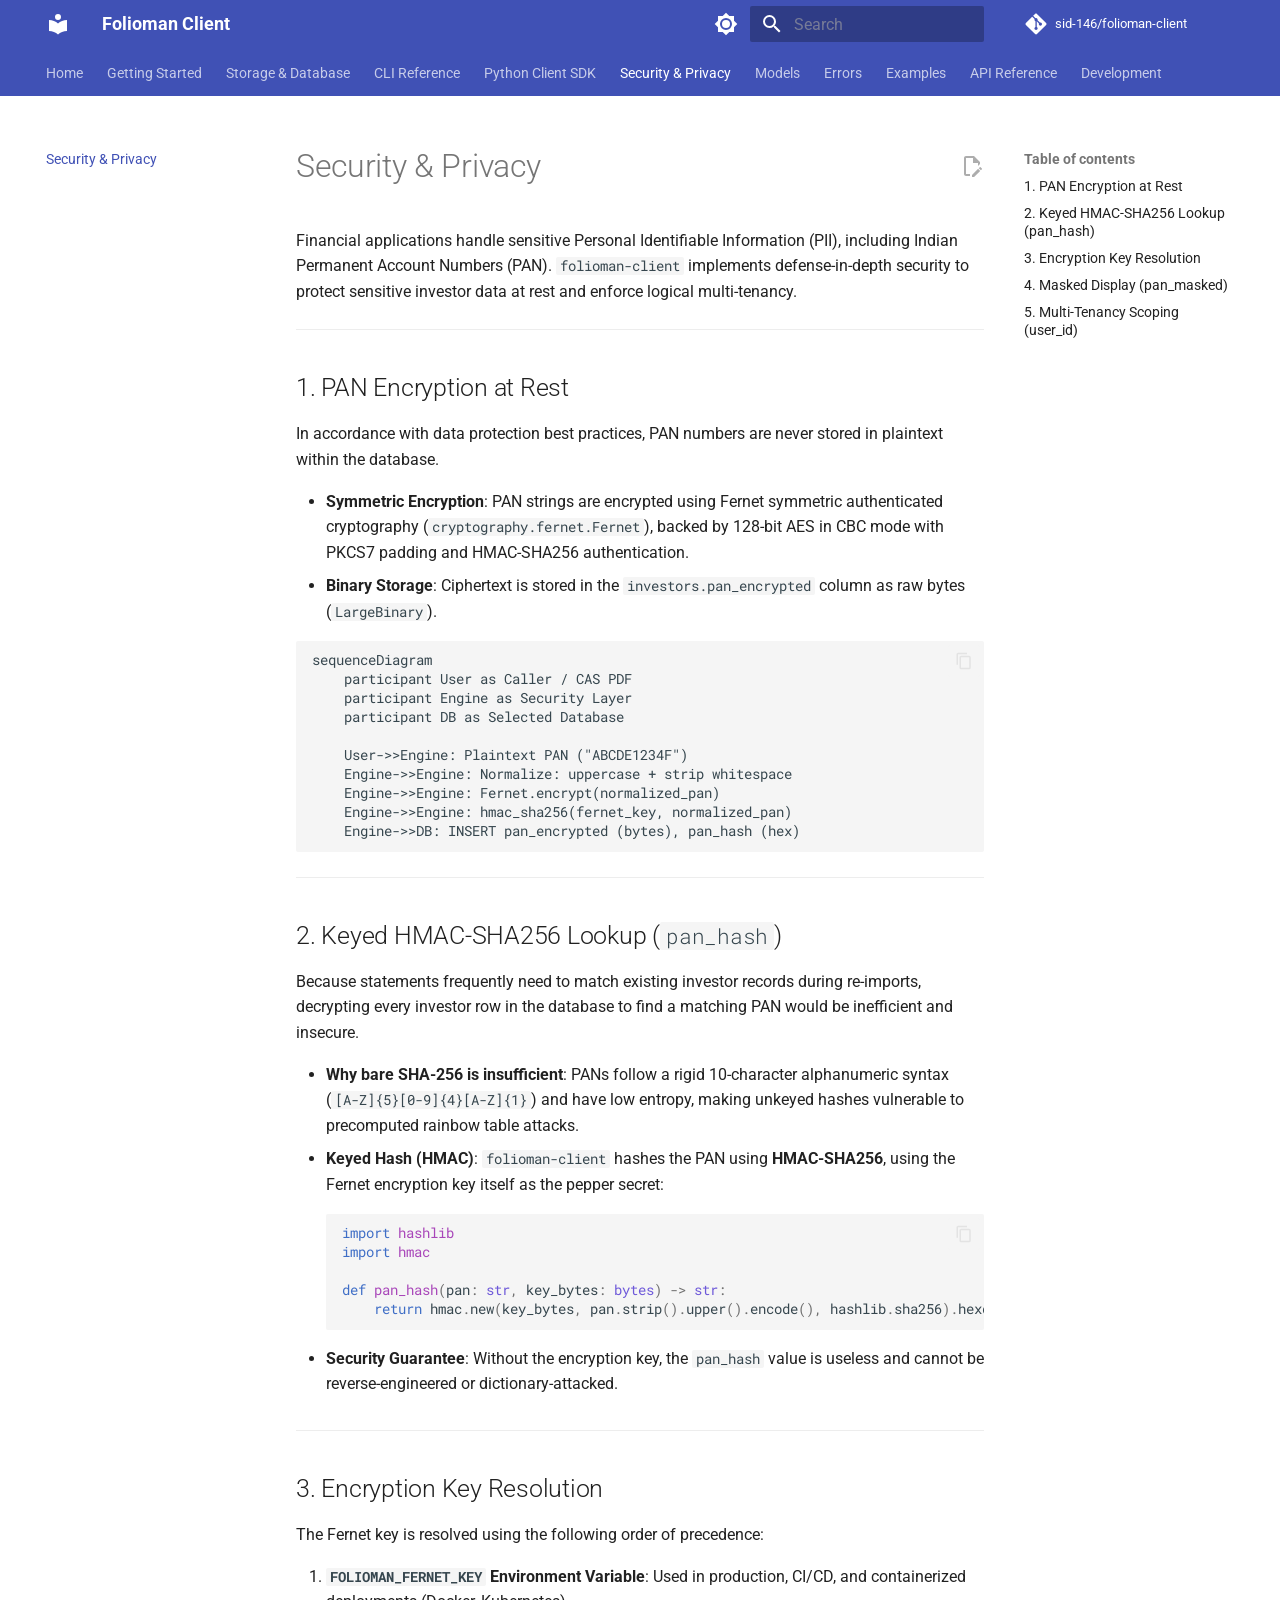
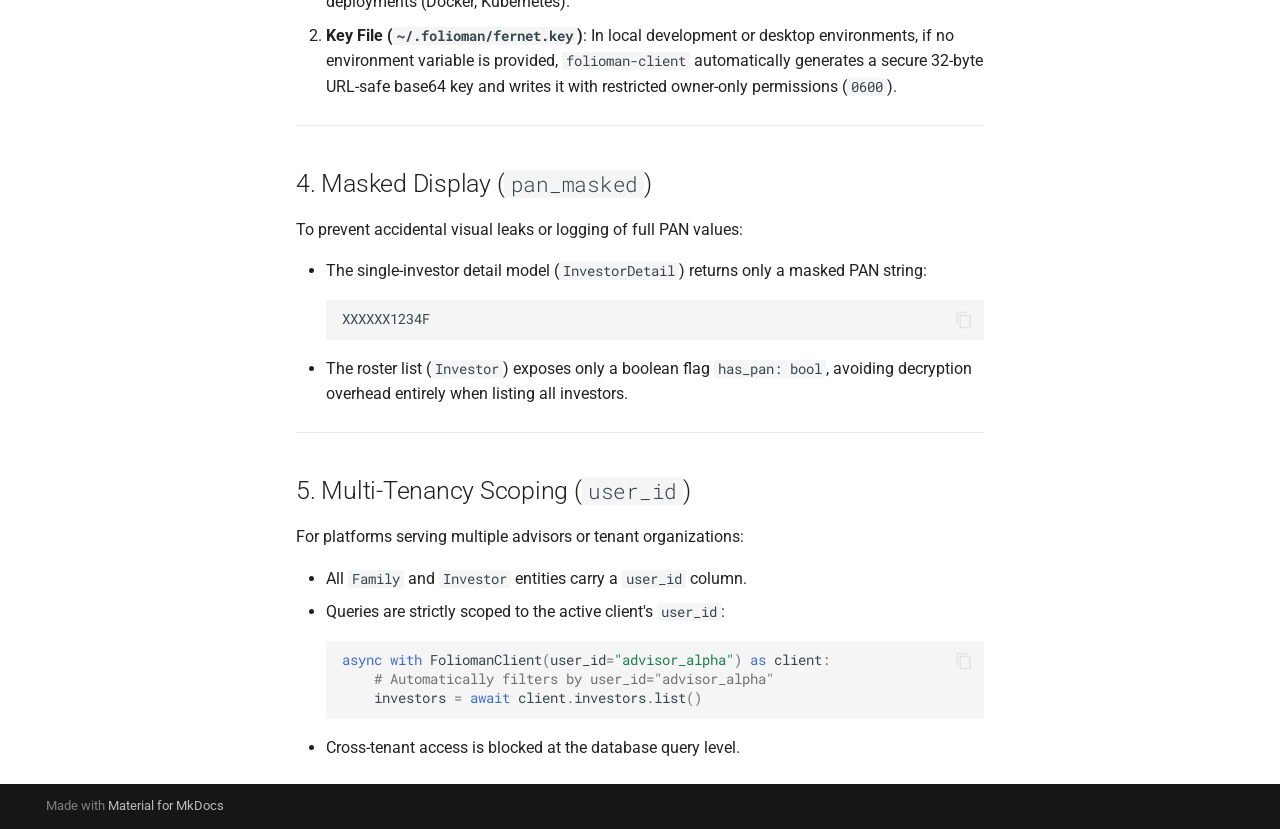
<file: security/index.html>
<!doctype html>
<html lang="en" class="no-js">
  <head>
    
      <meta charset="utf-8">
      <meta name="viewport" content="width=device-width,initial-scale=1">
      
        <meta name="description" content="Embedded typed Python portfolio engine and CLI for Indian mutual funds and equities.">
      
      
      
        <link rel="canonical" href="https://sid-146.github.io/folioman-client/security/">
      
      
        <link rel="prev" href="../client/">
      
      
        <link rel="next" href="../models/">
      
      
        
      
      
      <link rel="icon" href="../assets/images/favicon.png">
      <meta name="generator" content="mkdocs-1.6.1, mkdocs-material-9.7.7">
    
    
      
        <title>Security & Privacy - Folioman Client</title>
      
    
    
      <link rel="stylesheet" href="../assets/stylesheets/main.ec1eaa64.min.css">
      
        
        <link rel="stylesheet" href="../assets/stylesheets/palette.ab4e12ef.min.css">
      
      


    
    
      
    
    
      
        
        
        <link rel="preconnect" href="https://fonts.gstatic.com" crossorigin>
        <link rel="stylesheet" href="https://fonts.googleapis.com/css?family=Roboto:300,300i,400,400i,700,700i%7CRoboto+Mono:400,400i,700,700i&display=fallback">
        <style>:root{--md-text-font:"Roboto";--md-code-font:"Roboto Mono"}</style>
      
    
    
      <link rel="stylesheet" href="../assets/_mkdocstrings.css">
    
    <script>__md_scope=new URL("..",location),__md_hash=e=>[...e].reduce(((e,_)=>(e<<5)-e+_.charCodeAt(0)),0),__md_get=(e,_=localStorage,t=__md_scope)=>JSON.parse(_.getItem(t.pathname+"."+e)),__md_set=(e,_,t=localStorage,a=__md_scope)=>{try{t.setItem(a.pathname+"."+e,JSON.stringify(_))}catch(e){}}</script>
    
      

    
    
  </head>
  
  
    
    
      
    
    
    
    
    <body dir="ltr" data-md-color-scheme="default" data-md-color-primary="indigo" data-md-color-accent="indigo">
  
    
    <input class="md-toggle" data-md-toggle="drawer" type="checkbox" id="__drawer" autocomplete="off">
    <input class="md-toggle" data-md-toggle="search" type="checkbox" id="__search" autocomplete="off">
    <label class="md-overlay" for="__drawer"></label>
    <div data-md-component="skip">
      
        
        <a href="#security-privacy" class="md-skip">
          Skip to content
        </a>
      
    </div>
    <div data-md-component="announce">
      
    </div>
    
    
      

<header class="md-header" data-md-component="header">
  <nav class="md-header__inner md-grid" aria-label="Header">
    <a href=".." title="Folioman Client" class="md-header__button md-logo" aria-label="Folioman Client" data-md-component="logo">
      
  
  <svg xmlns="http://www.w3.org/2000/svg" viewBox="0 0 24 24"><path d="M12 8a3 3 0 0 0 3-3 3 3 0 0 0-3-3 3 3 0 0 0-3 3 3 3 0 0 0 3 3m0 3.54C9.64 9.35 6.5 8 3 8v11c3.5 0 6.64 1.35 9 3.54 2.36-2.19 5.5-3.54 9-3.54V8c-3.5 0-6.64 1.35-9 3.54"/></svg>

    </a>
    <label class="md-header__button md-icon" for="__drawer">
      
      <svg xmlns="http://www.w3.org/2000/svg" viewBox="0 0 24 24"><path d="M3 6h18v2H3zm0 5h18v2H3zm0 5h18v2H3z"/></svg>
    </label>
    <div class="md-header__title" data-md-component="header-title">
      <div class="md-header__ellipsis">
        <div class="md-header__topic">
          <span class="md-ellipsis">
            Folioman Client
          </span>
        </div>
        <div class="md-header__topic" data-md-component="header-topic">
          <span class="md-ellipsis">
            
              Security & Privacy
            
          </span>
        </div>
      </div>
    </div>
    
      
        <form class="md-header__option" data-md-component="palette">
  
    
    
    
    <input class="md-option" data-md-color-media="" data-md-color-scheme="default" data-md-color-primary="indigo" data-md-color-accent="indigo"  aria-label="Switch to dark mode"  type="radio" name="__palette" id="__palette_0">
    
      <label class="md-header__button md-icon" title="Switch to dark mode" for="__palette_1" hidden>
        <svg xmlns="http://www.w3.org/2000/svg" viewBox="0 0 24 24"><path d="M12 8a4 4 0 0 0-4 4 4 4 0 0 0 4 4 4 4 0 0 0 4-4 4 4 0 0 0-4-4m0 10a6 6 0 0 1-6-6 6 6 0 0 1 6-6 6 6 0 0 1 6 6 6 6 0 0 1-6 6m8-9.31V4h-4.69L12 .69 8.69 4H4v4.69L.69 12 4 15.31V20h4.69L12 23.31 15.31 20H20v-4.69L23.31 12z"/></svg>
      </label>
    
  
    
    
    
    <input class="md-option" data-md-color-media="" data-md-color-scheme="slate" data-md-color-primary="indigo" data-md-color-accent="indigo"  aria-label="Switch to light mode"  type="radio" name="__palette" id="__palette_1">
    
      <label class="md-header__button md-icon" title="Switch to light mode" for="__palette_0" hidden>
        <svg xmlns="http://www.w3.org/2000/svg" viewBox="0 0 24 24"><path d="M12 18c-.89 0-1.74-.2-2.5-.55C11.56 16.5 13 14.42 13 12s-1.44-4.5-3.5-5.45C10.26 6.2 11.11 6 12 6a6 6 0 0 1 6 6 6 6 0 0 1-6 6m8-9.31V4h-4.69L12 .69 8.69 4H4v4.69L.69 12 4 15.31V20h4.69L12 23.31 15.31 20H20v-4.69L23.31 12z"/></svg>
      </label>
    
  
</form>
      
    
    
      <script>var palette=__md_get("__palette");if(palette&&palette.color){if("(prefers-color-scheme)"===palette.color.media){var media=matchMedia("(prefers-color-scheme: light)"),input=document.querySelector(media.matches?"[data-md-color-media='(prefers-color-scheme: light)']":"[data-md-color-media='(prefers-color-scheme: dark)']");palette.color.media=input.getAttribute("data-md-color-media"),palette.color.scheme=input.getAttribute("data-md-color-scheme"),palette.color.primary=input.getAttribute("data-md-color-primary"),palette.color.accent=input.getAttribute("data-md-color-accent")}for(var[key,value]of Object.entries(palette.color))document.body.setAttribute("data-md-color-"+key,value)}</script>
    
    
    
      
      
        <label class="md-header__button md-icon" for="__search">
          
          <svg xmlns="http://www.w3.org/2000/svg" viewBox="0 0 24 24"><path d="M9.5 3A6.5 6.5 0 0 1 16 9.5c0 1.61-.59 3.09-1.56 4.23l.27.27h.79l5 5-1.5 1.5-5-5v-.79l-.27-.27A6.52 6.52 0 0 1 9.5 16 6.5 6.5 0 0 1 3 9.5 6.5 6.5 0 0 1 9.5 3m0 2C7 5 5 7 5 9.5S7 14 9.5 14 14 12 14 9.5 12 5 9.5 5"/></svg>
        </label>
        <div class="md-search" data-md-component="search" role="dialog">
  <label class="md-search__overlay" for="__search"></label>
  <div class="md-search__inner" role="search">
    <form class="md-search__form" name="search">
      <input type="text" class="md-search__input" name="query" aria-label="Search" placeholder="Search" autocapitalize="off" autocorrect="off" autocomplete="off" spellcheck="false" data-md-component="search-query" required>
      <label class="md-search__icon md-icon" for="__search">
        
        <svg xmlns="http://www.w3.org/2000/svg" viewBox="0 0 24 24"><path d="M9.5 3A6.5 6.5 0 0 1 16 9.5c0 1.61-.59 3.09-1.56 4.23l.27.27h.79l5 5-1.5 1.5-5-5v-.79l-.27-.27A6.52 6.52 0 0 1 9.5 16 6.5 6.5 0 0 1 3 9.5 6.5 6.5 0 0 1 9.5 3m0 2C7 5 5 7 5 9.5S7 14 9.5 14 14 12 14 9.5 12 5 9.5 5"/></svg>
        
        <svg xmlns="http://www.w3.org/2000/svg" viewBox="0 0 24 24"><path d="M20 11v2H8l5.5 5.5-1.42 1.42L4.16 12l7.92-7.92L13.5 5.5 8 11z"/></svg>
      </label>
      <nav class="md-search__options" aria-label="Search">
        
        <button type="reset" class="md-search__icon md-icon" title="Clear" aria-label="Clear" tabindex="-1">
          
          <svg xmlns="http://www.w3.org/2000/svg" viewBox="0 0 24 24"><path d="M19 6.41 17.59 5 12 10.59 6.41 5 5 6.41 10.59 12 5 17.59 6.41 19 12 13.41 17.59 19 19 17.59 13.41 12z"/></svg>
        </button>
      </nav>
      
    </form>
    <div class="md-search__output">
      <div class="md-search__scrollwrap" tabindex="0" data-md-scrollfix>
        <div class="md-search-result" data-md-component="search-result">
          <div class="md-search-result__meta">
            Initializing search
          </div>
          <ol class="md-search-result__list" role="presentation"></ol>
        </div>
      </div>
    </div>
  </div>
</div>
      
    
    
      <div class="md-header__source">
        <a href="https://github.com/sid-146/folioman-client" title="Go to repository" class="md-source" data-md-component="source">
  <div class="md-source__icon md-icon">
    
    <svg xmlns="http://www.w3.org/2000/svg" viewBox="0 0 448 512"><!--! Font Awesome Free 7.1.0 by @fontawesome - https://fontawesome.com License - https://fontawesome.com/license/free (Icons: CC BY 4.0, Fonts: SIL OFL 1.1, Code: MIT License) Copyright 2025 Fonticons, Inc.--><path d="M439.6 236.1 244 40.5c-5.4-5.5-12.8-8.5-20.4-8.5s-15 3-20.4 8.4L162.5 81l51.5 51.5c27.1-9.1 52.7 16.8 43.4 43.7l49.7 49.7c34.2-11.8 61.2 31 35.5 56.7-26.5 26.5-70.2-2.9-56-37.3L240.3 199v121.9c25.3 12.5 22.3 41.8 9.1 55-6.4 6.4-15.2 10.1-24.3 10.1s-17.8-3.6-24.3-10.1c-17.6-17.6-11.1-46.9 11.2-56v-123c-20.8-8.5-24.6-30.7-18.6-45L142.6 101 8.5 235.1C3 240.6 0 247.9 0 255.5s3 15 8.5 20.4l195.6 195.7c5.4 5.4 12.7 8.4 20.4 8.4s15-3 20.4-8.4l194.7-194.7c5.4-5.4 8.4-12.8 8.4-20.4s-3-15-8.4-20.4"/></svg>
  </div>
  <div class="md-source__repository">
    sid-146/folioman-client
  </div>
</a>
      </div>
    
  </nav>
  
</header>
    
    <div class="md-container" data-md-component="container">
      
      
        
          
            
<nav class="md-tabs" aria-label="Tabs" data-md-component="tabs">
  <div class="md-grid">
    <ul class="md-tabs__list">
      
        
  
  
  
  
    <li class="md-tabs__item">
      <a href=".." class="md-tabs__link">
        
  
  
    
  
  Home

      </a>
    </li>
  

      
        
  
  
  
  
    <li class="md-tabs__item">
      <a href="../getting-started/" class="md-tabs__link">
        
  
  
    
  
  Getting Started

      </a>
    </li>
  

      
        
  
  
  
  
    <li class="md-tabs__item">
      <a href="../configuration/" class="md-tabs__link">
        
  
  
    
  
  Storage & Database

      </a>
    </li>
  

      
        
  
  
  
  
    <li class="md-tabs__item">
      <a href="../cli/" class="md-tabs__link">
        
  
  
    
  
  CLI Reference

      </a>
    </li>
  

      
        
  
  
  
  
    <li class="md-tabs__item">
      <a href="../client/" class="md-tabs__link">
        
  
  
    
  
  Python Client SDK

      </a>
    </li>
  

      
        
  
  
  
    
  
  
    <li class="md-tabs__item md-tabs__item--active">
      <a href="./" class="md-tabs__link">
        
  
  
    
  
  Security & Privacy

      </a>
    </li>
  

      
        
  
  
  
  
    <li class="md-tabs__item">
      <a href="../models/" class="md-tabs__link">
        
  
  
    
  
  Models

      </a>
    </li>
  

      
        
  
  
  
  
    <li class="md-tabs__item">
      <a href="../errors/" class="md-tabs__link">
        
  
  
    
  
  Errors

      </a>
    </li>
  

      
        
  
  
  
  
    <li class="md-tabs__item">
      <a href="../examples/" class="md-tabs__link">
        
  
  
    
  
  Examples

      </a>
    </li>
  

      
        
  
  
  
  
    <li class="md-tabs__item">
      <a href="../api-reference/" class="md-tabs__link">
        
  
  
    
  
  API Reference

      </a>
    </li>
  

      
        
  
  
  
  
    <li class="md-tabs__item">
      <a href="../development/" class="md-tabs__link">
        
  
  
    
  
  Development

      </a>
    </li>
  

      
    </ul>
  </div>
</nav>
          
        
      
      <main class="md-main" data-md-component="main">
        <div class="md-main__inner md-grid">
          
            
              
              <div class="md-sidebar md-sidebar--primary" data-md-component="sidebar" data-md-type="navigation" >
                <div class="md-sidebar__scrollwrap">
                  <div class="md-sidebar__inner">
                    


  


<nav class="md-nav md-nav--primary md-nav--lifted" aria-label="Navigation" data-md-level="0">
  <label class="md-nav__title" for="__drawer">
    <a href=".." title="Folioman Client" class="md-nav__button md-logo" aria-label="Folioman Client" data-md-component="logo">
      
  
  <svg xmlns="http://www.w3.org/2000/svg" viewBox="0 0 24 24"><path d="M12 8a3 3 0 0 0 3-3 3 3 0 0 0-3-3 3 3 0 0 0-3 3 3 3 0 0 0 3 3m0 3.54C9.64 9.35 6.5 8 3 8v11c3.5 0 6.64 1.35 9 3.54 2.36-2.19 5.5-3.54 9-3.54V8c-3.5 0-6.64 1.35-9 3.54"/></svg>

    </a>
    Folioman Client
  </label>
  
    <div class="md-nav__source">
      <a href="https://github.com/sid-146/folioman-client" title="Go to repository" class="md-source" data-md-component="source">
  <div class="md-source__icon md-icon">
    
    <svg xmlns="http://www.w3.org/2000/svg" viewBox="0 0 448 512"><!--! Font Awesome Free 7.1.0 by @fontawesome - https://fontawesome.com License - https://fontawesome.com/license/free (Icons: CC BY 4.0, Fonts: SIL OFL 1.1, Code: MIT License) Copyright 2025 Fonticons, Inc.--><path d="M439.6 236.1 244 40.5c-5.4-5.5-12.8-8.5-20.4-8.5s-15 3-20.4 8.4L162.5 81l51.5 51.5c27.1-9.1 52.7 16.8 43.4 43.7l49.7 49.7c34.2-11.8 61.2 31 35.5 56.7-26.5 26.5-70.2-2.9-56-37.3L240.3 199v121.9c25.3 12.5 22.3 41.8 9.1 55-6.4 6.4-15.2 10.1-24.3 10.1s-17.8-3.6-24.3-10.1c-17.6-17.6-11.1-46.9 11.2-56v-123c-20.8-8.5-24.6-30.7-18.6-45L142.6 101 8.5 235.1C3 240.6 0 247.9 0 255.5s3 15 8.5 20.4l195.6 195.7c5.4 5.4 12.7 8.4 20.4 8.4s15-3 20.4-8.4l194.7-194.7c5.4-5.4 8.4-12.8 8.4-20.4s-3-15-8.4-20.4"/></svg>
  </div>
  <div class="md-source__repository">
    sid-146/folioman-client
  </div>
</a>
    </div>
  
  <ul class="md-nav__list" data-md-scrollfix>
    
      
      
  
  
  
  
    <li class="md-nav__item">
      <a href=".." class="md-nav__link">
        
  
  
  <span class="md-ellipsis">
    
  
    Home
  

    
  </span>
  
  

      </a>
    </li>
  

    
      
      
  
  
  
  
    <li class="md-nav__item">
      <a href="../getting-started/" class="md-nav__link">
        
  
  
  <span class="md-ellipsis">
    
  
    Getting Started
  

    
  </span>
  
  

      </a>
    </li>
  

    
      
      
  
  
  
  
    <li class="md-nav__item">
      <a href="../configuration/" class="md-nav__link">
        
  
  
  <span class="md-ellipsis">
    
  
    Storage & Database
  

    
  </span>
  
  

      </a>
    </li>
  

    
      
      
  
  
  
  
    <li class="md-nav__item">
      <a href="../cli/" class="md-nav__link">
        
  
  
  <span class="md-ellipsis">
    
  
    CLI Reference
  

    
  </span>
  
  

      </a>
    </li>
  

    
      
      
  
  
  
  
    <li class="md-nav__item">
      <a href="../client/" class="md-nav__link">
        
  
  
  <span class="md-ellipsis">
    
  
    Python Client SDK
  

    
  </span>
  
  

      </a>
    </li>
  

    
      
      
  
  
    
  
  
  
    <li class="md-nav__item md-nav__item--active">
      
      <input class="md-nav__toggle md-toggle" type="checkbox" id="__toc">
      
      
        
      
      
        <label class="md-nav__link md-nav__link--active" for="__toc">
          
  
  
  <span class="md-ellipsis">
    
  
    Security & Privacy
  

    
  </span>
  
  

          <span class="md-nav__icon md-icon"></span>
        </label>
      
      <a href="./" class="md-nav__link md-nav__link--active">
        
  
  
  <span class="md-ellipsis">
    
  
    Security & Privacy
  

    
  </span>
  
  

      </a>
      
        

<nav class="md-nav md-nav--secondary" aria-label="Table of contents">
  
  
  
    
  
  
    <label class="md-nav__title" for="__toc">
      <span class="md-nav__icon md-icon"></span>
      Table of contents
    </label>
    <ul class="md-nav__list" data-md-component="toc" data-md-scrollfix>
      
        <li class="md-nav__item">
  <a href="#1-pan-encryption-at-rest" class="md-nav__link">
    <span class="md-ellipsis">
      
        1. PAN Encryption at Rest
      
    </span>
  </a>
  
</li>
      
        <li class="md-nav__item">
  <a href="#2-keyed-hmac-sha256-lookup-pan_hash" class="md-nav__link">
    <span class="md-ellipsis">
      
        2. Keyed HMAC-SHA256 Lookup (pan_hash)
      
    </span>
  </a>
  
</li>
      
        <li class="md-nav__item">
  <a href="#3-encryption-key-resolution" class="md-nav__link">
    <span class="md-ellipsis">
      
        3. Encryption Key Resolution
      
    </span>
  </a>
  
</li>
      
        <li class="md-nav__item">
  <a href="#4-masked-display-pan_masked" class="md-nav__link">
    <span class="md-ellipsis">
      
        4. Masked Display (pan_masked)
      
    </span>
  </a>
  
</li>
      
        <li class="md-nav__item">
  <a href="#5-multi-tenancy-scoping-user_id" class="md-nav__link">
    <span class="md-ellipsis">
      
        5. Multi-Tenancy Scoping (user_id)
      
    </span>
  </a>
  
</li>
      
    </ul>
  
</nav>
      
    </li>
  

    
      
      
  
  
  
  
    <li class="md-nav__item">
      <a href="../models/" class="md-nav__link">
        
  
  
  <span class="md-ellipsis">
    
  
    Models
  

    
  </span>
  
  

      </a>
    </li>
  

    
      
      
  
  
  
  
    <li class="md-nav__item">
      <a href="../errors/" class="md-nav__link">
        
  
  
  <span class="md-ellipsis">
    
  
    Errors
  

    
  </span>
  
  

      </a>
    </li>
  

    
      
      
  
  
  
  
    <li class="md-nav__item">
      <a href="../examples/" class="md-nav__link">
        
  
  
  <span class="md-ellipsis">
    
  
    Examples
  

    
  </span>
  
  

      </a>
    </li>
  

    
      
      
  
  
  
  
    <li class="md-nav__item">
      <a href="../api-reference/" class="md-nav__link">
        
  
  
  <span class="md-ellipsis">
    
  
    API Reference
  

    
  </span>
  
  

      </a>
    </li>
  

    
      
      
  
  
  
  
    <li class="md-nav__item">
      <a href="../development/" class="md-nav__link">
        
  
  
  <span class="md-ellipsis">
    
  
    Development
  

    
  </span>
  
  

      </a>
    </li>
  

    
  </ul>
</nav>
                  </div>
                </div>
              </div>
            
            
              
              <div class="md-sidebar md-sidebar--secondary" data-md-component="sidebar" data-md-type="toc" >
                <div class="md-sidebar__scrollwrap">
                  <div class="md-sidebar__inner">
                    

<nav class="md-nav md-nav--secondary" aria-label="Table of contents">
  
  
  
    
  
  
    <label class="md-nav__title" for="__toc">
      <span class="md-nav__icon md-icon"></span>
      Table of contents
    </label>
    <ul class="md-nav__list" data-md-component="toc" data-md-scrollfix>
      
        <li class="md-nav__item">
  <a href="#1-pan-encryption-at-rest" class="md-nav__link">
    <span class="md-ellipsis">
      
        1. PAN Encryption at Rest
      
    </span>
  </a>
  
</li>
      
        <li class="md-nav__item">
  <a href="#2-keyed-hmac-sha256-lookup-pan_hash" class="md-nav__link">
    <span class="md-ellipsis">
      
        2. Keyed HMAC-SHA256 Lookup (pan_hash)
      
    </span>
  </a>
  
</li>
      
        <li class="md-nav__item">
  <a href="#3-encryption-key-resolution" class="md-nav__link">
    <span class="md-ellipsis">
      
        3. Encryption Key Resolution
      
    </span>
  </a>
  
</li>
      
        <li class="md-nav__item">
  <a href="#4-masked-display-pan_masked" class="md-nav__link">
    <span class="md-ellipsis">
      
        4. Masked Display (pan_masked)
      
    </span>
  </a>
  
</li>
      
        <li class="md-nav__item">
  <a href="#5-multi-tenancy-scoping-user_id" class="md-nav__link">
    <span class="md-ellipsis">
      
        5. Multi-Tenancy Scoping (user_id)
      
    </span>
  </a>
  
</li>
      
    </ul>
  
</nav>
                  </div>
                </div>
              </div>
            
          
          
            <div class="md-content" data-md-component="content">
              
              <article class="md-content__inner md-typeset">
                
                  


  
    <a href="https://github.com/sid-146/folioman-client/edit/main/docs/security.md" title="Edit this page" class="md-content__button md-icon" rel="edit">
      
      <svg xmlns="http://www.w3.org/2000/svg" viewBox="0 0 24 24"><path d="M10 20H6V4h7v5h5v3.1l2-2V8l-6-6H6c-1.1 0-2 .9-2 2v16c0 1.1.9 2 2 2h4zm10.2-7c.1 0 .3.1.4.2l1.3 1.3c.2.2.2.6 0 .8l-1 1-2.1-2.1 1-1c.1-.1.2-.2.4-.2m0 3.9L14.1 23H12v-2.1l6.1-6.1z"/></svg>
    </a>
  
  


<h1 id="security-privacy">Security &amp; Privacy<a class="headerlink" href="#security-privacy" title="Permanent link">&para;</a></h1>
<p>Financial applications handle sensitive Personal Identifiable Information (PII), including Indian Permanent Account Numbers (PAN). <code>folioman-client</code> implements defense-in-depth security to protect sensitive investor data at rest and enforce logical multi-tenancy.</p>
<hr />
<h2 id="1-pan-encryption-at-rest">1. PAN Encryption at Rest<a class="headerlink" href="#1-pan-encryption-at-rest" title="Permanent link">&para;</a></h2>
<p>In accordance with data protection best practices, PAN numbers are never stored in plaintext within the database.</p>
<ul>
<li><strong>Symmetric Encryption</strong>: PAN strings are encrypted using Fernet symmetric authenticated cryptography (<code>cryptography.fernet.Fernet</code>), backed by 128-bit AES in CBC mode with PKCS7 padding and HMAC-SHA256 authentication.</li>
<li><strong>Binary Storage</strong>: Ciphertext is stored in the <code>investors.pan_encrypted</code> column as raw bytes (<code>LargeBinary</code>).</li>
</ul>
<div class="language-text highlight"><pre><span></span><code><span id="__span-0-1"><a id="__codelineno-0-1" name="__codelineno-0-1" href="#__codelineno-0-1"></a>sequenceDiagram
</span><span id="__span-0-2"><a id="__codelineno-0-2" name="__codelineno-0-2" href="#__codelineno-0-2"></a>    participant User as Caller / CAS PDF
</span><span id="__span-0-3"><a id="__codelineno-0-3" name="__codelineno-0-3" href="#__codelineno-0-3"></a>    participant Engine as Security Layer
</span><span id="__span-0-4"><a id="__codelineno-0-4" name="__codelineno-0-4" href="#__codelineno-0-4"></a>    participant DB as Selected Database
</span><span id="__span-0-5"><a id="__codelineno-0-5" name="__codelineno-0-5" href="#__codelineno-0-5"></a>
</span><span id="__span-0-6"><a id="__codelineno-0-6" name="__codelineno-0-6" href="#__codelineno-0-6"></a>    User-&gt;&gt;Engine: Plaintext PAN ("ABCDE1234F")
</span><span id="__span-0-7"><a id="__codelineno-0-7" name="__codelineno-0-7" href="#__codelineno-0-7"></a>    Engine-&gt;&gt;Engine: Normalize: uppercase + strip whitespace
</span><span id="__span-0-8"><a id="__codelineno-0-8" name="__codelineno-0-8" href="#__codelineno-0-8"></a>    Engine-&gt;&gt;Engine: Fernet.encrypt(normalized_pan)
</span><span id="__span-0-9"><a id="__codelineno-0-9" name="__codelineno-0-9" href="#__codelineno-0-9"></a>    Engine-&gt;&gt;Engine: hmac_sha256(fernet_key, normalized_pan)
</span><span id="__span-0-10"><a id="__codelineno-0-10" name="__codelineno-0-10" href="#__codelineno-0-10"></a>    Engine-&gt;&gt;DB: INSERT pan_encrypted (bytes), pan_hash (hex)
</span></code></pre></div>
<hr />
<h2 id="2-keyed-hmac-sha256-lookup-pan_hash">2. Keyed HMAC-SHA256 Lookup (<code>pan_hash</code>)<a class="headerlink" href="#2-keyed-hmac-sha256-lookup-pan_hash" title="Permanent link">&para;</a></h2>
<p>Because statements frequently need to match existing investor records during re-imports, decrypting every investor row in the database to find a matching PAN would be inefficient and insecure.</p>
<ul>
<li><strong>Why bare SHA-256 is insufficient</strong>: PANs follow a rigid 10-character alphanumeric syntax (<code>[A-Z]{5}[0-9]{4}[A-Z]{1}</code>) and have low entropy, making unkeyed hashes vulnerable to precomputed rainbow table attacks.</li>
<li>
<p><strong>Keyed Hash (HMAC)</strong>: <code>folioman-client</code> hashes the PAN using <strong>HMAC-SHA256</strong>, using the Fernet encryption key itself as the pepper secret:</p>
<div class="language-python highlight"><pre><span></span><code><span id="__span-1-1"><a id="__codelineno-1-1" name="__codelineno-1-1" href="#__codelineno-1-1"></a><span class="kn">import</span><span class="w"> </span><span class="nn">hashlib</span>
</span><span id="__span-1-2"><a id="__codelineno-1-2" name="__codelineno-1-2" href="#__codelineno-1-2"></a><span class="kn">import</span><span class="w"> </span><span class="nn">hmac</span>
</span><span id="__span-1-3"><a id="__codelineno-1-3" name="__codelineno-1-3" href="#__codelineno-1-3"></a>
</span><span id="__span-1-4"><a id="__codelineno-1-4" name="__codelineno-1-4" href="#__codelineno-1-4"></a><span class="k">def</span><span class="w"> </span><span class="nf">pan_hash</span><span class="p">(</span><span class="n">pan</span><span class="p">:</span> <span class="nb">str</span><span class="p">,</span> <span class="n">key_bytes</span><span class="p">:</span> <span class="nb">bytes</span><span class="p">)</span> <span class="o">-&gt;</span> <span class="nb">str</span><span class="p">:</span>
</span><span id="__span-1-5"><a id="__codelineno-1-5" name="__codelineno-1-5" href="#__codelineno-1-5"></a>    <span class="k">return</span> <span class="n">hmac</span><span class="o">.</span><span class="n">new</span><span class="p">(</span><span class="n">key_bytes</span><span class="p">,</span> <span class="n">pan</span><span class="o">.</span><span class="n">strip</span><span class="p">()</span><span class="o">.</span><span class="n">upper</span><span class="p">()</span><span class="o">.</span><span class="n">encode</span><span class="p">(),</span> <span class="n">hashlib</span><span class="o">.</span><span class="n">sha256</span><span class="p">)</span><span class="o">.</span><span class="n">hexdigest</span><span class="p">()</span>
</span></code></pre></div>
</li>
<li>
<p><strong>Security Guarantee</strong>: Without the encryption key, the <code>pan_hash</code> value is useless and cannot be reverse-engineered or dictionary-attacked.</p>
</li>
</ul>
<hr />
<h2 id="3-encryption-key-resolution">3. Encryption Key Resolution<a class="headerlink" href="#3-encryption-key-resolution" title="Permanent link">&para;</a></h2>
<p>The Fernet key is resolved using the following order of precedence:</p>
<ol>
<li><strong><code>FOLIOMAN_FERNET_KEY</code> Environment Variable</strong>:
   Used in production, CI/CD, and containerized deployments (Docker, Kubernetes).</li>
<li><strong>Key File (<code>~/.folioman/fernet.key</code>)</strong>:
   In local development or desktop environments, if no environment variable is provided, <code>folioman-client</code> automatically generates a secure 32-byte URL-safe base64 key and writes it with restricted owner-only permissions (<code>0600</code>).</li>
</ol>
<hr />
<h2 id="4-masked-display-pan_masked">4. Masked Display (<code>pan_masked</code>)<a class="headerlink" href="#4-masked-display-pan_masked" title="Permanent link">&para;</a></h2>
<p>To prevent accidental visual leaks or logging of full PAN values:</p>
<ul>
<li>The single-investor detail model (<code>InvestorDetail</code>) returns only a masked PAN string:
    <div class="language-text highlight"><pre><span></span><code><span id="__span-2-1"><a id="__codelineno-2-1" name="__codelineno-2-1" href="#__codelineno-2-1"></a>XXXXXX1234F
</span></code></pre></div></li>
<li>The roster list (<code>Investor</code>) exposes only a boolean flag <code>has_pan: bool</code>, avoiding decryption overhead entirely when listing all investors.</li>
</ul>
<hr />
<h2 id="5-multi-tenancy-scoping-user_id">5. Multi-Tenancy Scoping (<code>user_id</code>)<a class="headerlink" href="#5-multi-tenancy-scoping-user_id" title="Permanent link">&para;</a></h2>
<p>For platforms serving multiple advisors or tenant organizations:</p>
<ul>
<li>All <code>Family</code> and <code>Investor</code> entities carry a <code>user_id</code> column.</li>
<li>Queries are strictly scoped to the active client's <code>user_id</code>:
    <div class="language-python highlight"><pre><span></span><code><span id="__span-3-1"><a id="__codelineno-3-1" name="__codelineno-3-1" href="#__codelineno-3-1"></a><span class="k">async</span> <span class="k">with</span> <span class="n">FoliomanClient</span><span class="p">(</span><span class="n">user_id</span><span class="o">=</span><span class="s2">"advisor_alpha"</span><span class="p">)</span> <span class="k">as</span> <span class="n">client</span><span class="p">:</span>
</span><span id="__span-3-2"><a id="__codelineno-3-2" name="__codelineno-3-2" href="#__codelineno-3-2"></a>    <span class="c1"># Automatically filters by user_id="advisor_alpha"</span>
</span><span id="__span-3-3"><a id="__codelineno-3-3" name="__codelineno-3-3" href="#__codelineno-3-3"></a>    <span class="n">investors</span> <span class="o">=</span> <span class="k">await</span> <span class="n">client</span><span class="o">.</span><span class="n">investors</span><span class="o">.</span><span class="n">list</span><span class="p">()</span>
</span></code></pre></div></li>
<li>Cross-tenant access is blocked at the database query level.</li>
</ul>












                
              </article>
            </div>
          
          
<script>var target=document.getElementById(location.hash.slice(1));target&&target.name&&(target.checked=target.name.startsWith("__tabbed_"))</script>
        </div>
        
          <button type="button" class="md-top md-icon" data-md-component="top" hidden>
  
  <svg xmlns="http://www.w3.org/2000/svg" viewBox="0 0 24 24"><path d="M13 20h-2V8l-5.5 5.5-1.42-1.42L12 4.16l7.92 7.92-1.42 1.42L13 8z"/></svg>
  Back to top
</button>
        
      </main>
      
        <footer class="md-footer">
  
  <div class="md-footer-meta md-typeset">
    <div class="md-footer-meta__inner md-grid">
      <div class="md-copyright">
  
  
    Made with
    <a href="https://squidfunk.github.io/mkdocs-material/" target="_blank" rel="noopener">
      Material for MkDocs
    </a>
  
</div>
      
    </div>
  </div>
</footer>
      
    </div>
    <div class="md-dialog" data-md-component="dialog">
      <div class="md-dialog__inner md-typeset"></div>
    </div>
    
    
    
      
      
      <script id="__config" type="application/json">{"annotate": null, "base": "..", "features": ["navigation.tabs", "navigation.sections", "navigation.expand", "navigation.top", "search.highlight", "content.code.copy", "content.action.edit"], "search": "../assets/javascripts/workers/search.2c215733.min.js", "tags": null, "translations": {"clipboard.copied": "Copied to clipboard", "clipboard.copy": "Copy to clipboard", "search.result.more.one": "1 more on this page", "search.result.more.other": "# more on this page", "search.result.none": "No matching documents", "search.result.one": "1 matching document", "search.result.other": "# matching documents", "search.result.placeholder": "Type to start searching", "search.result.term.missing": "Missing", "select.version": "Select version"}, "version": null}</script>
    
    
      <script src="../assets/javascripts/bundle.d7400e89.min.js"></script>
      
    
  </body>
</html>
</file>
<file: assets/_mkdocstrings.css>
/* Avoid breaking parameter names, etc. in table cells. */
.doc-contents td code {
  word-break: normal !important;
}

/* No line break before first paragraph of descriptions. */
.doc-md-description,
.doc-md-description>p:first-child {
  display: inline;
}

/* No text transformation from Material for MkDocs for H5 headings. */
.md-typeset h5 .doc-object-name {
  text-transform: none;
}

/* Max width for docstring sections tables. */
.doc .md-typeset__table,
.doc .md-typeset__table table {
  display: table !important;
  width: 100%;
}

.doc .md-typeset__table tr {
  display: table-row;
}

/* Defaults in Spacy table style. */
.doc-param-default,
.doc-type_param-default {
  float: right;
}

/* Parameter headings must be inline, not blocks. */
.doc-heading-parameter,
.doc-heading-type_parameter {
  display: inline;
}

/* Default font size for parameter headings. */
.md-typeset .doc-heading-parameter {
  font-size: inherit;
}

/* Prefer space on the right, not the left of parameter permalinks. */
.doc-heading-parameter .headerlink,
.doc-heading-type_parameter .headerlink {
  margin-left: 0 !important;
  margin-right: 0.2rem;
}

/* Backward-compatibility: docstring section titles in bold. */
.doc-section-title {
  font-weight: bold;
}

/* Backlinks crumb separator. */
.doc-backlink-crumb {
  display: inline-flex;
  gap: .2rem;
  white-space: nowrap;
  align-items: center;
  vertical-align: middle;
}
.doc-backlink-crumb:not(:first-child)::before {
  background-color: var(--md-default-fg-color--lighter);
  content: "";
  display: inline;
  height: 1rem;
  --md-path-icon: url('data:image/svg+xml;charset=utf-8,<svg xmlns="http://www.w3.org/2000/svg" viewBox="0 0 24 24"><path d="M8.59 16.58 13.17 12 8.59 7.41 10 6l6 6-6 6z"/></svg>');
  -webkit-mask-image: var(--md-path-icon);
  mask-image: var(--md-path-icon);
  width: 1rem;
}
.doc-backlink-crumb.last {
  font-weight: bold;
}

/* Symbols in Navigation and ToC. */
:root, :host,
[data-md-color-scheme="default"] {
  --doc-symbol-parameter-fg-color: #df50af;
  --doc-symbol-type_parameter-fg-color: #df50af;
  --doc-symbol-attribute-fg-color: #953800;
  --doc-symbol-function-fg-color: #8250df;
  --doc-symbol-method-fg-color: #8250df;
  --doc-symbol-class-fg-color: #0550ae;
  --doc-symbol-type_alias-fg-color: #0550ae;
  --doc-symbol-module-fg-color: #5cad0f;

  --doc-symbol-parameter-bg-color: #df50af1a;
  --doc-symbol-type_parameter-bg-color: #df50af1a;
  --doc-symbol-attribute-bg-color: #9538001a;
  --doc-symbol-function-bg-color: #8250df1a;
  --doc-symbol-method-bg-color: #8250df1a;
  --doc-symbol-class-bg-color: #0550ae1a;
  --doc-symbol-type_alias-bg-color: #0550ae1a;
  --doc-symbol-module-bg-color: #5cad0f1a;
}

[data-md-color-scheme="slate"] {
  --doc-symbol-parameter-fg-color: #ffa8cc;
  --doc-symbol-type_parameter-fg-color: #ffa8cc;
  --doc-symbol-attribute-fg-color: #ffa657;
  --doc-symbol-function-fg-color: #d2a8ff;
  --doc-symbol-method-fg-color: #d2a8ff;
  --doc-symbol-class-fg-color: #79c0ff;
  --doc-symbol-type_alias-fg-color: #79c0ff;
  --doc-symbol-module-fg-color: #baff79;

  --doc-symbol-parameter-bg-color: #ffa8cc1a;
  --doc-symbol-type_parameter-bg-color: #ffa8cc1a;
  --doc-symbol-attribute-bg-color: #ffa6571a;
  --doc-symbol-function-bg-color: #d2a8ff1a;
  --doc-symbol-method-bg-color: #d2a8ff1a;
  --doc-symbol-class-bg-color: #79c0ff1a;
  --doc-symbol-type_alias-bg-color: #79c0ff1a;
  --doc-symbol-module-bg-color: #baff791a;
}

code.doc-symbol {
  border-radius: .1rem;
  font-size: .85em;
  padding: 0 .3em;
  font-weight: bold;
}

code.doc-symbol-parameter,
a code.doc-symbol-parameter {
  color: var(--doc-symbol-parameter-fg-color);
  background-color: var(--doc-symbol-parameter-bg-color);
}

code.doc-symbol-parameter::after {
  content: "param";
}

code.doc-symbol-type_parameter,
a code.doc-symbol-type_parameter {
  color: var(--doc-symbol-type_parameter-fg-color);
  background-color: var(--doc-symbol-type_parameter-bg-color);
}

code.doc-symbol-type_parameter::after {
  content: "type-param";
}

code.doc-symbol-attribute,
a code.doc-symbol-attribute {
  color: var(--doc-symbol-attribute-fg-color);
  background-color: var(--doc-symbol-attribute-bg-color);
}

code.doc-symbol-attribute::after {
  content: "attr";
}

code.doc-symbol-function,
a code.doc-symbol-function {
  color: var(--doc-symbol-function-fg-color);
  background-color: var(--doc-symbol-function-bg-color);
}

code.doc-symbol-function::after {
  content: "func";
}

code.doc-symbol-method,
a code.doc-symbol-method {
  color: var(--doc-symbol-method-fg-color);
  background-color: var(--doc-symbol-method-bg-color);
}

code.doc-symbol-method::after {
  content: "meth";
}

code.doc-symbol-class,
a code.doc-symbol-class {
  color: var(--doc-symbol-class-fg-color);
  background-color: var(--doc-symbol-class-bg-color);
}

code.doc-symbol-class::after {
  content: "class";
}


code.doc-symbol-type_alias,
a code.doc-symbol-type_alias {
  color: var(--doc-symbol-type_alias-fg-color);
  background-color: var(--doc-symbol-type_alias-bg-color);
}

code.doc-symbol-type_alias::after {
  content: "type";
}

code.doc-symbol-module,
a code.doc-symbol-module {
  color: var(--doc-symbol-module-fg-color);
  background-color: var(--doc-symbol-module-bg-color);
}

code.doc-symbol-module::after {
  content: "mod";
}

.doc-signature .autorefs {
  color: inherit;
  border-bottom: 1px dotted currentcolor;
}

/* Source code blocks (admonitions). */
:root {
  --md-admonition-icon--mkdocstrings-source: url('data:image/svg+xml;charset=utf-8,<svg xmlns="http://www.w3.org/2000/svg" viewBox="0 0 24 24"><path d="M15.22 4.97a.75.75 0 0 1 1.06 0l6.5 6.5a.75.75 0 0 1 0 1.06l-6.5 6.5a.749.749 0 0 1-1.275-.326.75.75 0 0 1 .215-.734L21.19 12l-5.97-5.97a.75.75 0 0 1 0-1.06m-6.44 0a.75.75 0 0 1 0 1.06L2.81 12l5.97 5.97a.749.749 0 0 1-.326 1.275.75.75 0 0 1-.734-.215l-6.5-6.5a.75.75 0 0 1 0-1.06l6.5-6.5a.75.75 0 0 1 1.06 0"/></svg>')
}
.md-typeset .admonition.mkdocstrings-source,
.md-typeset details.mkdocstrings-source {
  border: none;
  padding: 0;
}
.md-typeset .admonition.mkdocstrings-source:focus-within,
.md-typeset details.mkdocstrings-source:focus-within {
  box-shadow: none;
}
.md-typeset .mkdocstrings-source > .admonition-title,
.md-typeset .mkdocstrings-source > summary {
  background-color: inherit;
}
.md-typeset .mkdocstrings-source > .admonition-title::before,
.md-typeset .mkdocstrings-source > summary::before {
  background-color: var(--md-default-fg-color);
  -webkit-mask-image: var(--md-admonition-icon--mkdocstrings-source);
          mask-image: var(--md-admonition-icon--mkdocstrings-source);
}
</file>
<file: assets/stylesheets/main.ec1eaa64.min.css>
@charset "UTF-8";html{-webkit-text-size-adjust:none;-moz-text-size-adjust:none;text-size-adjust:none;box-sizing:border-box}*,:after,:before{box-sizing:inherit}@media (prefers-reduced-motion){*,:after,:before{transition:none!important}}body{margin:0}a,button,input,label{-webkit-tap-highlight-color:transparent}a{color:inherit;text-decoration:none}hr{border:0;box-sizing:initial;display:block;height:.05rem;overflow:visible;padding:0}small{font-size:80%}sub,sup{line-height:1em}img{border-style:none}table{border-collapse:initial;border-spacing:0}td,th{font-weight:400;vertical-align:top}button{background:#0000;border:0;font-family:inherit;font-size:inherit;margin:0;padding:0}input{border:0;outline:none}:root{--md-primary-fg-color:#4051b5;--md-primary-fg-color--light:#5d6cc0;--md-primary-fg-color--dark:#303fa1;--md-primary-bg-color:#fff;--md-primary-bg-color--light:#ffffffb3;--md-accent-fg-color:#526cfe;--md-accent-fg-color--transparent:#526cfe1a;--md-accent-bg-color:#fff;--md-accent-bg-color--light:#ffffffb3}[data-md-color-scheme=default]{color-scheme:light}[data-md-color-scheme=default] img[src$="#gh-dark-mode-only"],[data-md-color-scheme=default] img[src$="#only-dark"]{display:none}:root,[data-md-color-scheme=default]{--md-hue:225deg;--md-default-fg-color:#000000de;--md-default-fg-color--light:#0000008a;--md-default-fg-color--lighter:#00000052;--md-default-fg-color--lightest:#00000012;--md-default-bg-color:#fff;--md-default-bg-color--light:#ffffffb3;--md-default-bg-color--lighter:#ffffff4d;--md-default-bg-color--lightest:#ffffff1f;--md-code-fg-color:#36464e;--md-code-bg-color:#f5f5f5;--md-code-bg-color--light:#f5f5f5b3;--md-code-bg-color--lighter:#f5f5f54d;--md-code-hl-color:#4287ff;--md-code-hl-color--light:#4287ff1a;--md-code-hl-number-color:#d52a2a;--md-code-hl-special-color:#db1457;--md-code-hl-function-color:#a846b9;--md-code-hl-constant-color:#6e59d9;--md-code-hl-keyword-color:#3f6ec6;--md-code-hl-string-color:#1c7d4d;--md-code-hl-name-color:var(--md-code-fg-color);--md-code-hl-operator-color:var(--md-default-fg-color--light);--md-code-hl-punctuation-color:var(--md-default-fg-color--light);--md-code-hl-comment-color:var(--md-default-fg-color--light);--md-code-hl-generic-color:var(--md-default-fg-color--light);--md-code-hl-variable-color:var(--md-default-fg-color--light);--md-typeset-color:var(--md-default-fg-color);--md-typeset-a-color:var(--md-primary-fg-color);--md-typeset-del-color:#f5503d26;--md-typeset-ins-color:#0bd57026;--md-typeset-kbd-color:#fafafa;--md-typeset-kbd-accent-color:#fff;--md-typeset-kbd-border-color:#b8b8b8;--md-typeset-mark-color:#ffff0080;--md-typeset-table-color:#0000001f;--md-typeset-table-color--light:rgba(0,0,0,.035);--md-admonition-fg-color:var(--md-default-fg-color);--md-admonition-bg-color:var(--md-default-bg-color);--md-warning-fg-color:#000000de;--md-warning-bg-color:#ff9;--md-footer-fg-color:#fff;--md-footer-fg-color--light:#ffffffb3;--md-footer-fg-color--lighter:#ffffff73;--md-footer-bg-color:#000000de;--md-footer-bg-color--dark:#00000052;--md-shadow-z1:0 0.2rem 0.5rem #0000000d,0 0 0.05rem #0000001a;--md-shadow-z2:0 0.2rem 0.5rem #0000001a,0 0 0.05rem #00000040;--md-shadow-z3:0 0.2rem 0.5rem #0003,0 0 0.05rem #00000059}.md-icon svg{fill:currentcolor;display:block;height:1.2rem;width:1.2rem}body{-webkit-font-smoothing:antialiased;-moz-osx-font-smoothing:grayscale;--md-text-font-family:var(--md-text-font,_),-apple-system,BlinkMacSystemFont,Helvetica,Arial,sans-serif;--md-code-font-family:var(--md-code-font,_),SFMono-Regular,Consolas,Menlo,monospace}aside,body,input{font-feature-settings:"kern","liga";color:var(--md-typeset-color);font-family:var(--md-text-font-family)}code,kbd,pre{font-feature-settings:"kern";font-family:var(--md-code-font-family)}:root{--md-typeset-table-sort-icon:url('data:image/svg+xml;charset=utf-8,<svg xmlns="http://www.w3.org/2000/svg" viewBox="0 0 24 24"><path d="m18 21-4-4h3V7h-3l4-4 4 4h-3v10h3M2 19v-2h10v2M2 13v-2h7v2M2 7V5h4v2z"/></svg>');--md-typeset-table-sort-icon--asc:url('data:image/svg+xml;charset=utf-8,<svg xmlns="http://www.w3.org/2000/svg" viewBox="0 0 24 24"><path d="M19 17h3l-4 4-4-4h3V3h2M2 17h10v2H2M6 5v2H2V5m0 6h7v2H2z"/></svg>');--md-typeset-table-sort-icon--desc:url('data:image/svg+xml;charset=utf-8,<svg xmlns="http://www.w3.org/2000/svg" viewBox="0 0 24 24"><path d="M19 7h3l-4-4-4 4h3v14h2M2 17h10v2H2M6 5v2H2V5m0 6h7v2H2z"/></svg>')}.md-typeset{-webkit-print-color-adjust:exact;color-adjust:exact;font-size:.8rem;line-height:1.6;overflow-wrap:break-word}@media print{.md-typeset{font-size:.68rem}}.md-typeset blockquote,.md-typeset dl,.md-typeset figure,.md-typeset ol,.md-typeset pre,.md-typeset ul{margin-bottom:1em;margin-top:1em}.md-typeset h1{color:var(--md-default-fg-color--light);font-size:2em;line-height:1.3;margin:0 0 1.25em}.md-typeset h1,.md-typeset h2{font-weight:300;letter-spacing:-.01em}.md-typeset h2{font-size:1.5625em;line-height:1.4;margin:1.6em 0 .64em}.md-typeset h3{font-size:1.25em;font-weight:400;letter-spacing:-.01em;line-height:1.5;margin:1.6em 0 .8em}.md-typeset h2+h3{margin-top:.8em}.md-typeset h4{font-weight:700;letter-spacing:-.01em;margin:1em 0}.md-typeset h5,.md-typeset h6{color:var(--md-default-fg-color--light);font-size:.8em;font-weight:700;letter-spacing:-.01em;margin:1.25em 0}.md-typeset h5{text-transform:uppercase}.md-typeset h5 code{text-transform:none}.md-typeset hr{border-bottom:.05rem solid var(--md-default-fg-color--lightest);display:flow-root;margin:1.5em 0}.md-typeset a{color:var(--md-typeset-a-color);word-break:break-word}.md-typeset a,.md-typeset a:before{transition:color 125ms}.md-typeset a:focus,.md-typeset a:hover{color:var(--md-accent-fg-color)}.md-typeset a:focus code,.md-typeset a:hover code{background-color:var(--md-accent-fg-color--transparent);color:var(--md-accent-fg-color)}.md-typeset a code{color:var(--md-typeset-a-color)}.md-typeset a.focus-visible{outline-color:var(--md-accent-fg-color);outline-offset:.2rem}.md-typeset code,.md-typeset kbd,.md-typeset pre{color:var(--md-code-fg-color);direction:ltr;font-variant-ligatures:none;transition:background-color 125ms}@media print{.md-typeset code,.md-typeset kbd,.md-typeset pre{white-space:pre-wrap}}.md-typeset code{background-color:var(--md-code-bg-color);border-radius:.1rem;-webkit-box-decoration-break:clone;box-decoration-break:clone;font-size:.85em;padding:0 .2941176471em;transition:color 125ms,background-color 125ms;word-break:break-word}.md-typeset code:not(.focus-visible){-webkit-tap-highlight-color:transparent;outline:none}.md-typeset pre{display:flow-root;line-height:1.4;position:relative}.md-typeset pre>code{-webkit-box-decoration-break:slice;box-decoration-break:slice;box-shadow:none;display:block;margin:0;outline-color:var(--md-accent-fg-color);overflow:auto;padding:.7720588235em 1.1764705882em;scrollbar-color:var(--md-default-fg-color--lighter) #0000;scrollbar-width:thin;touch-action:auto;word-break:normal}.md-typeset pre>code:hover{scrollbar-color:var(--md-accent-fg-color) #0000}.md-typeset pre>code::-webkit-scrollbar{height:.2rem;width:.2rem}.md-typeset pre>code::-webkit-scrollbar-thumb{background-color:var(--md-default-fg-color--lighter)}.md-typeset pre>code::-webkit-scrollbar-thumb:hover{background-color:var(--md-accent-fg-color)}.md-typeset kbd{background-color:var(--md-typeset-kbd-color);border-radius:.1rem;box-shadow:0 .1rem 0 .05rem var(--md-typeset-kbd-border-color),0 .1rem 0 var(--md-typeset-kbd-border-color),0 -.1rem .2rem var(--md-typeset-kbd-accent-color) inset;color:var(--md-default-fg-color);display:inline-block;font-size:.75em;padding:0 .6666666667em;vertical-align:text-top;word-break:break-word}.md-typeset mark{background-color:var(--md-typeset-mark-color);-webkit-box-decoration-break:clone;box-decoration-break:clone;color:inherit;word-break:break-word}.md-typeset abbr{cursor:help;text-decoration:none}.md-typeset [data-preview],.md-typeset abbr{border-bottom:.05rem dotted var(--md-default-fg-color--light)}.md-typeset small{opacity:.75}[dir=ltr] .md-typeset sub,[dir=ltr] .md-typeset sup{margin-left:.078125em}[dir=rtl] .md-typeset sub,[dir=rtl] .md-typeset sup{margin-right:.078125em}[dir=ltr] .md-typeset blockquote{padding-left:.6rem}[dir=rtl] .md-typeset blockquote{padding-right:.6rem}[dir=ltr] .md-typeset blockquote{border-left:.2rem solid var(--md-default-fg-color--lighter)}[dir=rtl] .md-typeset blockquote{border-right:.2rem solid var(--md-default-fg-color--lighter)}.md-typeset blockquote{color:var(--md-default-fg-color--light);margin-left:0;margin-right:0}.md-typeset ul{list-style-type:disc}.md-typeset ul[type]{list-style-type:revert-layer}[dir=ltr] .md-typeset ol,[dir=ltr] .md-typeset ul{margin-left:.625em}[dir=rtl] .md-typeset ol,[dir=rtl] .md-typeset ul{margin-right:.625em}.md-typeset ol,.md-typeset ul{padding:0}.md-typeset ol:not([hidden]),.md-typeset ul:not([hidden]){display:flow-root}.md-typeset ol ol,.md-typeset ul ol{list-style-type:lower-alpha}.md-typeset ol ol ol,.md-typeset ul ol ol{list-style-type:lower-roman}.md-typeset ol ol ol ol,.md-typeset ul ol ol ol{list-style-type:upper-alpha}.md-typeset ol ol ol ol ol,.md-typeset ul ol ol ol ol{list-style-type:upper-roman}.md-typeset ol[type],.md-typeset ul[type]{list-style-type:revert-layer}[dir=ltr] .md-typeset ol li,[dir=ltr] .md-typeset ul li{margin-left:1.25em}[dir=rtl] .md-typeset ol li,[dir=rtl] .md-typeset ul li{margin-right:1.25em}.md-typeset ol li,.md-typeset ul li{margin-bottom:.5em}.md-typeset ol li blockquote,.md-typeset ol li p,.md-typeset ul li blockquote,.md-typeset ul li p{margin:.5em 0}.md-typeset ol li:last-child,.md-typeset ul li:last-child{margin-bottom:0}[dir=ltr] .md-typeset ol li ol,[dir=ltr] .md-typeset ol li ul,[dir=ltr] .md-typeset ul li ol,[dir=ltr] .md-typeset ul li ul{margin-left:.625em}[dir=rtl] .md-typeset ol li ol,[dir=rtl] .md-typeset ol li ul,[dir=rtl] .md-typeset ul li ol,[dir=rtl] .md-typeset ul li ul{margin-right:.625em}.md-typeset ol li ol,.md-typeset ol li ul,.md-typeset ul li ol,.md-typeset ul li ul{margin-bottom:.5em;margin-top:.5em}[dir=ltr] .md-typeset dd{margin-left:1.875em}[dir=rtl] .md-typeset dd{margin-right:1.875em}.md-typeset dd{margin-bottom:1.5em;margin-top:1em}.md-typeset img,.md-typeset svg,.md-typeset video{height:auto;max-width:100%}.md-typeset img[align=left]{margin:1em 1em 1em 0}.md-typeset img[align=right]{margin:1em 0 1em 1em}.md-typeset img[align]:only-child{margin-top:0}.md-typeset figure{display:flow-root;margin:1em auto;max-width:100%;text-align:center;width:fit-content}.md-typeset figure img{display:block;margin:0 auto}.md-typeset figcaption{font-style:italic;margin:1em auto;max-width:24rem}.md-typeset iframe{max-width:100%}.md-typeset table:not([class]){background-color:var(--md-default-bg-color);border:.05rem solid var(--md-typeset-table-color);border-radius:.1rem;display:inline-block;font-size:.64rem;max-width:100%;overflow:auto;touch-action:auto}@media print{.md-typeset table:not([class]){display:table}}.md-typeset table:not([class])+*{margin-top:1.5em}.md-typeset table:not([class]) td>:first-child,.md-typeset table:not([class]) th>:first-child{margin-top:0}.md-typeset table:not([class]) td>:last-child,.md-typeset table:not([class]) th>:last-child{margin-bottom:0}.md-typeset table:not([class]) td:not([align]),.md-typeset table:not([class]) th:not([align]){text-align:left}[dir=rtl] .md-typeset table:not([class]) td:not([align]),[dir=rtl] .md-typeset table:not([class]) th:not([align]){text-align:right}.md-typeset table:not([class]) th{font-weight:700;min-width:5rem;padding:.9375em 1.25em;vertical-align:top}.md-typeset table:not([class]) td{border-top:.05rem solid var(--md-typeset-table-color);padding:.9375em 1.25em;vertical-align:top}.md-typeset table:not([class]) tbody tr{transition:background-color 125ms}.md-typeset table:not([class]) tbody tr:hover{background-color:var(--md-typeset-table-color--light);box-shadow:0 .05rem 0 var(--md-default-bg-color) inset}.md-typeset table:not([class]) a{word-break:normal}.md-typeset table th[role=columnheader]{cursor:pointer}[dir=ltr] .md-typeset table th[role=columnheader]:after{margin-left:.5em}[dir=rtl] .md-typeset table th[role=columnheader]:after{margin-right:.5em}.md-typeset table th[role=columnheader]:after{content:"";display:inline-block;height:1.2em;-webkit-mask-image:var(--md-typeset-table-sort-icon);mask-image:var(--md-typeset-table-sort-icon);-webkit-mask-repeat:no-repeat;mask-repeat:no-repeat;-webkit-mask-size:contain;mask-size:contain;transition:background-color 125ms;vertical-align:text-bottom;width:1.2em}.md-typeset table th[role=columnheader]:hover:after{background-color:var(--md-default-fg-color--lighter)}.md-typeset table th[role=columnheader][aria-sort=ascending]:after{background-color:var(--md-default-fg-color--light);-webkit-mask-image:var(--md-typeset-table-sort-icon--asc);mask-image:var(--md-typeset-table-sort-icon--asc)}.md-typeset table th[role=columnheader][aria-sort=descending]:after{background-color:var(--md-default-fg-color--light);-webkit-mask-image:var(--md-typeset-table-sort-icon--desc);mask-image:var(--md-typeset-table-sort-icon--desc)}.md-typeset__scrollwrap{margin:1em -.8rem;overflow-x:auto;touch-action:auto}.md-typeset__table{display:inline-block;margin-bottom:.5em;padding:0 .8rem}@media print{.md-typeset__table{display:block}}html .md-typeset__table table{display:table;margin:0;overflow:hidden;width:100%}@media screen and (max-width:44.984375em){.md-content__inner>pre{margin:1em -.8rem}.md-content__inner>pre code{border-radius:0}}.md-typeset .md-author{border-radius:100%;display:block;flex-shrink:0;height:1.6rem;overflow:hidden;position:relative;transition:color 125ms,transform 125ms;width:1.6rem}.md-typeset .md-author img{display:block}.md-typeset .md-author--more{background:var(--md-default-fg-color--lightest);color:var(--md-default-fg-color--lighter);font-size:.6rem;font-weight:700;line-height:1.6rem;text-align:center}.md-typeset .md-author--long{height:2.4rem;width:2.4rem}.md-typeset a.md-author{transform:scale(1)}.md-typeset a.md-author img{border-radius:100%;filter:grayscale(100%) opacity(75%);transition:filter 125ms}.md-typeset a.md-author:focus,.md-typeset a.md-author:hover{transform:scale(1.1);z-index:1}.md-typeset a.md-author:focus img,.md-typeset a.md-author:hover img{filter:grayscale(0)}.md-banner{background-color:var(--md-footer-bg-color);color:var(--md-footer-fg-color);overflow:auto}@media print{.md-banner{display:none}}.md-banner--warning{background-color:var(--md-warning-bg-color);color:var(--md-warning-fg-color)}.md-banner__inner{font-size:.7rem;margin:.6rem auto;padding:0 .8rem}[dir=ltr] .md-banner__button{float:right}[dir=rtl] .md-banner__button{float:left}.md-banner__button{color:inherit;cursor:pointer;transition:opacity .25s}.no-js .md-banner__button{display:none}.md-banner__button:hover{opacity:.7}html{font-size:125%;height:100%;overflow-x:hidden}@media screen and (min-width:100em){html{font-size:137.5%}}@media screen and (min-width:125em){html{font-size:150%}}body{background-color:var(--md-default-bg-color);display:flex;flex-direction:column;font-size:.5rem;min-height:100%;position:relative;width:100%}@media print{body{display:block}}@media screen and (max-width:59.984375em){body[data-md-scrolllock]{position:fixed}}.md-grid{margin-left:auto;margin-right:auto;max-width:61rem}.md-container{display:flex;flex-direction:column;flex-grow:1}@media print{.md-container{display:block}}.md-main{flex-grow:1}.md-main__inner{display:flex;height:100%;margin-top:1.5rem}.md-ellipsis{overflow:hidden;text-overflow:ellipsis}.md-toggle{display:none}.md-option{height:0;opacity:0;position:absolute;width:0}.md-option:checked+label:not([hidden]){display:block}.md-option.focus-visible+label{outline-color:var(--md-accent-fg-color);outline-style:auto}.md-skip{background-color:var(--md-default-fg-color);border-radius:.1rem;color:var(--md-default-bg-color);font-size:.64rem;margin:.5rem;opacity:0;outline-color:var(--md-accent-fg-color);padding:.3rem .5rem;position:fixed;transform:translateY(.4rem);z-index:-1}.md-skip:focus{opacity:1;transform:translateY(0);transition:transform .25s cubic-bezier(.4,0,.2,1),opacity 175ms 75ms;z-index:10}@page{margin:25mm}:root{--md-clipboard-icon:url('data:image/svg+xml;charset=utf-8,<svg xmlns="http://www.w3.org/2000/svg" viewBox="0 0 24 24"><path d="M19 21H8V7h11m0-2H8a2 2 0 0 0-2 2v14a2 2 0 0 0 2 2h11a2 2 0 0 0 2-2V7a2 2 0 0 0-2-2m-3-4H4a2 2 0 0 0-2 2v14h2V3h12z"/></svg>')}.md-clipboard{border-radius:.1rem;color:var(--md-default-fg-color--lightest);cursor:pointer;height:1.5em;outline-color:var(--md-accent-fg-color);outline-offset:.1rem;transition:color .25s;width:1.5em;z-index:1}@media print{.md-clipboard{display:none}}.md-clipboard:not(.focus-visible){-webkit-tap-highlight-color:transparent;outline:none}:hover>.md-clipboard{color:var(--md-default-fg-color--light)}.md-clipboard:focus,.md-clipboard:hover{color:var(--md-accent-fg-color)}.md-clipboard:after{background-color:currentcolor;content:"";display:block;height:1.125em;margin:0 auto;-webkit-mask-image:var(--md-clipboard-icon);mask-image:var(--md-clipboard-icon);-webkit-mask-position:center;mask-position:center;-webkit-mask-repeat:no-repeat;mask-repeat:no-repeat;-webkit-mask-size:contain;mask-size:contain;width:1.125em}.md-clipboard--inline{cursor:pointer}.md-clipboard--inline code{transition:color .25s,background-color .25s}.md-clipboard--inline:focus code,.md-clipboard--inline:hover code{background-color:var(--md-accent-fg-color--transparent);color:var(--md-accent-fg-color)}:root{--md-code-select-icon:url('data:image/svg+xml;charset=utf-8,<svg xmlns="http://www.w3.org/2000/svg" viewBox="0 0 24 24"><path d="M19 19h-4v2h4c1.1 0 2-.9 2-2v-4h-2m0-12h-4v2h4v4h2V5c0-1.1-.9-2-2-2M5 5h4V3H5c-1.1 0-2 .9-2 2v4h2m0 6H3v4c0 1.1.9 2 2 2h4v-2H5zm2-4h2v2H7zm4 0h2v2h-2zm4 0h2v2h-2zM7 7h2v2H7zm4 0h2v2h-2zm4 0h2v2h-2zm-8 8h2v2H7zm4 0h2v2h-2zm4 0h2v2h-2z"/></svg>');--md-code-copy-icon:url('data:image/svg+xml;charset=utf-8,<svg xmlns="http://www.w3.org/2000/svg" viewBox="0 0 24 24"><path d="M19 21H8V7h11m0-2H8a2 2 0 0 0-2 2v14a2 2 0 0 0 2 2h11a2 2 0 0 0 2-2V7a2 2 0 0 0-2-2m-3-4H4a2 2 0 0 0-2 2v14h2V3h12z"/></svg>')}.md-typeset .md-code__content{display:grid}.md-code__nav{background-color:var(--md-code-bg-color--lighter);border-radius:.1rem;display:flex;gap:.2rem;padding:.2rem;position:absolute;right:.25em;top:.25em;transition:background-color .25s;z-index:1}:hover>.md-code__nav{background-color:var(--md-code-bg-color--light)}.md-code__button{color:var(--md-default-fg-color--lightest);cursor:pointer;display:block;height:1.5em;outline-color:var(--md-accent-fg-color);outline-offset:.1rem;transition:color .25s;width:1.5em}:hover>*>.md-code__button{color:var(--md-default-fg-color--light)}.md-code__button.focus-visible,.md-code__button:hover{color:var(--md-accent-fg-color)}.md-code__button--active{color:var(--md-default-fg-color)!important}.md-code__button:after{background-color:currentcolor;content:"";display:block;height:1.125em;margin:0 auto;-webkit-mask-position:center;mask-position:center;-webkit-mask-repeat:no-repeat;mask-repeat:no-repeat;-webkit-mask-size:contain;mask-size:contain;width:1.125em}.md-code__button[data-md-type=select]:after{-webkit-mask-image:var(--md-code-select-icon);mask-image:var(--md-code-select-icon)}.md-code__button[data-md-type=copy]:after{-webkit-mask-image:var(--md-code-copy-icon);mask-image:var(--md-code-copy-icon)}@keyframes consent{0%{opacity:0;transform:translateY(100%)}to{opacity:1;transform:translateY(0)}}@keyframes overlay{0%{opacity:0}to{opacity:1}}.md-consent__overlay{animation:overlay .25s both;-webkit-backdrop-filter:blur(.1rem);backdrop-filter:blur(.1rem);background-color:#0000008a;height:100%;opacity:1;position:fixed;top:0;width:100%;z-index:5}.md-consent__inner{animation:consent .5s cubic-bezier(.1,.7,.1,1) both;background-color:var(--md-default-bg-color);border:0;border-radius:.1rem;bottom:0;box-shadow:0 0 .2rem #0000001a,0 .2rem .4rem #0003;max-height:100%;overflow:auto;padding:0;position:fixed;width:100%;z-index:5}.md-consent__form{padding:.8rem}.md-consent__settings{display:none;margin:1em 0}input:checked+.md-consent__settings{display:block}.md-consent__controls{margin-bottom:.8rem}.md-typeset .md-consent__controls .md-button{display:inline}@media screen and (max-width:44.984375em){.md-typeset .md-consent__controls .md-button{display:block;margin-top:.4rem;text-align:center;width:100%}}.md-consent label{cursor:pointer}.md-content{flex-grow:1;min-width:0}.md-content__inner{margin:0 .8rem 1.2rem;padding-top:.6rem}@media screen and (min-width:76.25em){[dir=ltr] .md-sidebar--primary:not([hidden])~.md-content>.md-content__inner{margin-left:1.2rem}[dir=ltr] .md-sidebar--secondary:not([hidden])~.md-content>.md-content__inner,[dir=rtl] .md-sidebar--primary:not([hidden])~.md-content>.md-content__inner{margin-right:1.2rem}[dir=rtl] .md-sidebar--secondary:not([hidden])~.md-content>.md-content__inner{margin-left:1.2rem}}.md-content__inner:before{content:"";display:block;height:.4rem}.md-content__inner>:last-child{margin-bottom:0}[dir=ltr] .md-content__button{float:right}[dir=rtl] .md-content__button{float:left}[dir=ltr] .md-content__button{margin-left:.4rem}[dir=rtl] .md-content__button{margin-right:.4rem}.md-content__button{margin:.4rem 0;padding:0}@media print{.md-content__button{display:none}}.md-typeset .md-content__button{color:var(--md-default-fg-color--lighter)}.md-content__button svg{display:inline;vertical-align:top}[dir=rtl] .md-content__button svg{transform:scaleX(-1)}[dir=ltr] .md-dialog{right:.8rem}[dir=rtl] .md-dialog{left:.8rem}.md-dialog{background-color:var(--md-default-fg-color);border-radius:.1rem;bottom:.8rem;box-shadow:var(--md-shadow-z3);min-width:11.1rem;opacity:0;padding:.4rem .6rem;pointer-events:none;position:fixed;transform:translateY(100%);transition:transform 0ms .4s,opacity .4s;z-index:4}@media print{.md-dialog{display:none}}.md-dialog--active{opacity:1;pointer-events:auto;transform:translateY(0);transition:transform .4s cubic-bezier(.075,.85,.175,1),opacity .4s}.md-dialog__inner{color:var(--md-default-bg-color);font-size:.7rem}.md-feedback{margin:2em 0 1em;text-align:center}.md-feedback fieldset{border:none;margin:0;padding:0}.md-feedback__title{font-weight:700;margin:1em auto}.md-feedback__inner{position:relative}.md-feedback__list{display:flex;flex-wrap:wrap;place-content:baseline center;position:relative}.md-feedback__list:hover .md-icon:not(:disabled){color:var(--md-default-fg-color--lighter)}:disabled .md-feedback__list{min-height:1.8rem}.md-feedback__icon{color:var(--md-default-fg-color--light);cursor:pointer;flex-shrink:0;margin:0 .1rem;transition:color 125ms}.md-feedback__icon:not(:disabled).md-icon:hover{color:var(--md-accent-fg-color)}.md-feedback__icon:disabled{color:var(--md-default-fg-color--lightest);pointer-events:none}.md-feedback__note{opacity:0;position:relative;transform:translateY(.4rem);transition:transform .4s cubic-bezier(.1,.7,.1,1),opacity .15s}.md-feedback__note>*{margin:0 auto;max-width:16rem}:disabled .md-feedback__note{opacity:1;transform:translateY(0)}@media print{.md-feedback{display:none}}.md-footer{background-color:var(--md-footer-bg-color);color:var(--md-footer-fg-color)}@media print{.md-footer{display:none}}.md-footer__inner{justify-content:space-between;overflow:auto;padding:.2rem}.md-footer__inner:not([hidden]){display:flex}.md-footer__link{align-items:end;display:flex;flex-grow:0.01;margin-bottom:.4rem;margin-top:1rem;max-width:100%;outline-color:var(--md-accent-fg-color);overflow:hidden;transition:opacity .25s}.md-footer__link:focus,.md-footer__link:hover{opacity:.7}[dir=rtl] .md-footer__link svg{transform:scaleX(-1)}@media screen and (max-width:44.984375em){.md-footer__link--prev{flex-shrink:0}.md-footer__link--prev .md-footer__title{display:none}}[dir=ltr] .md-footer__link--next{margin-left:auto}[dir=rtl] .md-footer__link--next{margin-right:auto}.md-footer__link--next{text-align:right}[dir=rtl] .md-footer__link--next{text-align:left}.md-footer__title{flex-grow:1;font-size:.9rem;margin-bottom:.7rem;max-width:calc(100% - 2.4rem);padding:0 1rem;white-space:nowrap}.md-footer__button{margin:.2rem;padding:.4rem}.md-footer__direction{font-size:.64rem;opacity:.7}.md-footer-meta{background-color:var(--md-footer-bg-color--dark)}.md-footer-meta__inner{display:flex;flex-wrap:wrap;justify-content:space-between;padding:.2rem}html .md-footer-meta.md-typeset a{color:var(--md-footer-fg-color--light)}html .md-footer-meta.md-typeset a:focus,html .md-footer-meta.md-typeset a:hover{color:var(--md-footer-fg-color)}.md-copyright{color:var(--md-footer-fg-color--lighter);font-size:.64rem;margin:auto .6rem;padding:.4rem 0;width:100%}@media screen and (min-width:45em){.md-copyright{width:auto}}.md-copyright__highlight{color:var(--md-footer-fg-color--light)}.md-social{display:inline-flex;gap:.2rem;margin:0 .4rem;padding:.2rem 0 .6rem}@media screen and (min-width:45em){.md-social{padding:.6rem 0}}.md-social__link{display:inline-block;height:1.6rem;text-align:center;width:1.6rem}.md-social__link:before{line-height:1.9}.md-social__link svg{fill:currentcolor;max-height:.8rem;vertical-align:-25%}.md-typeset .md-button{border:.1rem solid;border-radius:.1rem;color:var(--md-primary-fg-color);cursor:pointer;display:inline-block;font-weight:700;padding:.625em 2em;transition:color 125ms,background-color 125ms,border-color 125ms}.md-typeset .md-button--primary{background-color:var(--md-primary-fg-color);border-color:var(--md-primary-fg-color);color:var(--md-primary-bg-color)}.md-typeset .md-button:focus,.md-typeset .md-button:hover{background-color:var(--md-accent-fg-color);border-color:var(--md-accent-fg-color);color:var(--md-accent-bg-color)}[dir=ltr] .md-typeset .md-input{border-top-left-radius:.1rem}[dir=ltr] .md-typeset .md-input,[dir=rtl] .md-typeset .md-input{border-top-right-radius:.1rem}[dir=rtl] .md-typeset .md-input{border-top-left-radius:.1rem}.md-typeset .md-input{border-bottom:.1rem solid var(--md-default-fg-color--lighter);box-shadow:var(--md-shadow-z1);font-size:.8rem;height:1.8rem;padding:0 .6rem;transition:border .25s,box-shadow .25s}.md-typeset .md-input:focus,.md-typeset .md-input:hover{border-bottom-color:var(--md-accent-fg-color);box-shadow:var(--md-shadow-z2)}.md-typeset .md-input--stretch{width:100%}.md-header{background-color:var(--md-primary-fg-color);box-shadow:0 0 .2rem #0000,0 .2rem .4rem #0000;color:var(--md-primary-bg-color);display:block;left:0;position:sticky;right:0;top:0;z-index:4}@media print{.md-header{display:none}}.md-header[hidden]{transform:translateY(-100%);transition:transform .25s cubic-bezier(.8,0,.6,1),box-shadow .25s}.md-header--shadow{box-shadow:0 0 .2rem #0000001a,0 .2rem .4rem #0003;transition:transform .25s cubic-bezier(.1,.7,.1,1),box-shadow .25s}.md-header__inner{align-items:center;display:flex;padding:0 .2rem}.md-header__button{color:currentcolor;cursor:pointer;margin:.2rem;outline-color:var(--md-accent-fg-color);padding:.4rem;position:relative;transition:opacity .25s;vertical-align:middle;z-index:1}.md-header__button:hover{opacity:.7}.md-header__button:not([hidden]){display:inline-block}.md-header__button:not(.focus-visible){-webkit-tap-highlight-color:transparent;outline:none}.md-header__button.md-logo{margin:.2rem;padding:.4rem}@media screen and (max-width:76.234375em){.md-header__button.md-logo{display:none}}.md-header__button.md-logo img,.md-header__button.md-logo svg{fill:currentcolor;display:block;height:1.2rem;width:auto}@media screen and (min-width:60em){.md-header__button[for=__search]{display:none}}.no-js .md-header__button[for=__search]{display:none}[dir=rtl] .md-header__button[for=__search] svg{transform:scaleX(-1)}@media screen and (min-width:76.25em){.md-header__button[for=__drawer]{display:none}}.md-header__topic{display:flex;max-width:100%;position:absolute;transition:transform .4s cubic-bezier(.1,.7,.1,1),opacity .15s;white-space:nowrap}.md-header__topic+.md-header__topic{opacity:0;pointer-events:none;transform:translateX(1.25rem);transition:transform .4s cubic-bezier(1,.7,.1,.1),opacity .15s;z-index:-1}[dir=rtl] .md-header__topic+.md-header__topic{transform:translateX(-1.25rem)}.md-header__topic:first-child{font-weight:700}[dir=ltr] .md-header__title{margin-left:1rem;margin-right:.4rem}[dir=rtl] .md-header__title{margin-left:.4rem;margin-right:1rem}.md-header__title{flex-grow:1;font-size:.9rem;height:2.4rem;line-height:2.4rem}.md-header__title--active .md-header__topic{opacity:0;pointer-events:none;transform:translateX(-1.25rem);transition:transform .4s cubic-bezier(1,.7,.1,.1),opacity .15s;z-index:-1}[dir=rtl] .md-header__title--active .md-header__topic{transform:translateX(1.25rem)}.md-header__title--active .md-header__topic+.md-header__topic{opacity:1;pointer-events:auto;transform:translateX(0);transition:transform .4s cubic-bezier(.1,.7,.1,1),opacity .15s;z-index:0}.md-header__title>.md-header__ellipsis{height:100%;position:relative;width:100%}.md-header__option{display:flex;flex-shrink:0;max-width:100%;transition:max-width 0ms .25s,opacity .25s .25s;white-space:nowrap}[data-md-toggle=search]:checked~.md-header .md-header__option{max-width:0;opacity:0;transition:max-width 0ms,opacity 0ms}.md-header__option>input{bottom:0}.md-header__source{display:none}@media screen and (min-width:60em){[dir=ltr] .md-header__source{margin-left:1rem}[dir=rtl] .md-header__source{margin-right:1rem}.md-header__source{display:block;max-width:11.7rem;width:11.7rem}}@media screen and (min-width:76.25em){[dir=ltr] .md-header__source{margin-left:1.4rem}[dir=rtl] .md-header__source{margin-right:1.4rem}}.md-meta{color:var(--md-default-fg-color--light);font-size:.7rem;line-height:1.3}.md-meta__list{display:inline-flex;flex-wrap:wrap;list-style:none;margin:0;padding:0}.md-meta__item:not(:last-child):after{content:"·";margin-left:.2rem;margin-right:.2rem}.md-meta__link{color:var(--md-typeset-a-color)}.md-meta__link:focus,.md-meta__link:hover{color:var(--md-accent-fg-color)}.md-draft{background-color:#ff1744;border-radius:.125em;color:#fff;display:inline-block;font-weight:700;padding-left:.5714285714em;padding-right:.5714285714em}:root{--md-nav-icon--prev:url('data:image/svg+xml;charset=utf-8,<svg xmlns="http://www.w3.org/2000/svg" viewBox="0 0 24 24"><path d="M20 11v2H8l5.5 5.5-1.42 1.42L4.16 12l7.92-7.92L13.5 5.5 8 11z"/></svg>');--md-nav-icon--next:url('data:image/svg+xml;charset=utf-8,<svg xmlns="http://www.w3.org/2000/svg" viewBox="0 0 24 24"><path d="M8.59 16.58 13.17 12 8.59 7.41 10 6l6 6-6 6z"/></svg>');--md-toc-icon:url('data:image/svg+xml;charset=utf-8,<svg xmlns="http://www.w3.org/2000/svg" viewBox="0 0 24 24"><path d="M3 9h14V7H3zm0 4h14v-2H3zm0 4h14v-2H3zm16 0h2v-2h-2zm0-10v2h2V7zm0 6h2v-2h-2z"/></svg>')}.md-nav{font-size:.7rem;line-height:1.3}.md-nav__title{color:var(--md-default-fg-color--light);display:block;font-weight:700;overflow:hidden;padding:0 .6rem;text-overflow:ellipsis}.md-nav__title .md-nav__button{display:none}.md-nav__title .md-nav__button img{height:100%;width:auto}.md-nav__title .md-nav__button.md-logo img,.md-nav__title .md-nav__button.md-logo svg{fill:currentcolor;display:block;height:2.4rem;max-width:100%;object-fit:contain;width:auto}.md-nav__list{list-style:none;margin:0;padding:0}.md-nav__link{align-items:flex-start;display:flex;gap:.4rem;margin-top:.625em;scroll-snap-align:start;transition:color 125ms}.md-nav__link--passed,.md-nav__link--passed code{color:var(--md-default-fg-color--light)}.md-nav__item .md-nav__link--active,.md-nav__item .md-nav__link--active code{color:var(--md-typeset-a-color)}.md-nav__link .md-ellipsis{position:relative}.md-nav__link .md-ellipsis code{word-break:normal}[dir=ltr] .md-nav__link .md-icon:last-child{margin-left:auto}[dir=rtl] .md-nav__link .md-icon:last-child{margin-right:auto}.md-nav__link .md-typeset{font-size:.7rem;line-height:1.3}.md-nav__link svg{fill:currentcolor;flex-shrink:0;height:1.3em;position:relative}.md-nav__link[for]:focus,.md-nav__link[for]:hover,.md-nav__link[href]:focus,.md-nav__link[href]:hover{color:var(--md-accent-fg-color);cursor:pointer}.md-nav__link[for]:focus code,.md-nav__link[for]:hover code,.md-nav__link[href]:focus code,.md-nav__link[href]:hover code{background-color:var(--md-accent-fg-color--transparent);color:var(--md-accent-fg-color)}.md-nav__link.focus-visible{outline-color:var(--md-accent-fg-color);outline-offset:.2rem}.md-nav--primary .md-nav__link[for=__toc]{display:none}.md-nav--primary .md-nav__link[for=__toc] .md-icon:after{background-color:currentcolor;display:block;height:100%;-webkit-mask-image:var(--md-toc-icon);mask-image:var(--md-toc-icon);width:100%}.md-nav--primary .md-nav__link[for=__toc]~.md-nav{display:none}.md-nav__container>.md-nav__link{margin-top:0}.md-nav__container>.md-nav__link:first-child{flex-grow:1;min-width:0}.md-nav__icon{flex-shrink:0}.md-nav__source{display:none}@media screen and (max-width:76.234375em){.md-nav--primary,.md-nav--primary .md-nav{background-color:var(--md-default-bg-color);display:flex;flex-direction:column;height:100%;left:0;position:absolute;right:0;top:0;z-index:1}.md-nav--primary .md-nav__item,.md-nav--primary .md-nav__title{font-size:.8rem;line-height:1.5}.md-nav--primary .md-nav__title{background-color:var(--md-default-fg-color--lightest);color:var(--md-default-fg-color--light);cursor:pointer;height:5.6rem;line-height:2.4rem;padding:3rem .8rem .2rem;position:relative;white-space:nowrap}[dir=ltr] .md-nav--primary .md-nav__title .md-nav__icon{left:.4rem}[dir=rtl] .md-nav--primary .md-nav__title .md-nav__icon{right:.4rem}.md-nav--primary .md-nav__title .md-nav__icon{display:block;height:1.2rem;margin:.2rem;position:absolute;top:.4rem;width:1.2rem}.md-nav--primary .md-nav__title .md-nav__icon:after{background-color:currentcolor;content:"";display:block;height:100%;-webkit-mask-image:var(--md-nav-icon--prev);mask-image:var(--md-nav-icon--prev);-webkit-mask-position:center;mask-position:center;-webkit-mask-repeat:no-repeat;mask-repeat:no-repeat;-webkit-mask-size:contain;mask-size:contain;width:100%}.md-nav--primary .md-nav__title~.md-nav__list{background-color:var(--md-default-bg-color);box-shadow:0 .05rem 0 var(--md-default-fg-color--lightest) inset;overflow-y:auto;scroll-snap-type:y mandatory;touch-action:pan-y}.md-nav--primary .md-nav__title~.md-nav__list>:first-child{border-top:0}.md-nav--primary .md-nav__title[for=__drawer]{background-color:var(--md-primary-fg-color);color:var(--md-primary-bg-color);font-weight:700}.md-nav--primary .md-nav__title .md-logo{display:block;left:.2rem;margin:.2rem;padding:.4rem;position:absolute;right:.2rem;top:.2rem}.md-nav--primary .md-nav__list{flex:1}.md-nav--primary .md-nav__item{border-top:.05rem solid var(--md-default-fg-color--lightest)}.md-nav--primary .md-nav__item--active>.md-nav__link{color:var(--md-typeset-a-color)}.md-nav--primary .md-nav__item--active>.md-nav__link:focus,.md-nav--primary .md-nav__item--active>.md-nav__link:hover{color:var(--md-accent-fg-color)}.md-nav--primary .md-nav__link{margin-top:0;padding:.6rem .8rem}.md-nav--primary .md-nav__link svg{margin-top:.1em}.md-nav--primary .md-nav__link>.md-nav__link{padding:0}[dir=ltr] .md-nav--primary .md-nav__link .md-nav__icon{margin-right:-.2rem}[dir=rtl] .md-nav--primary .md-nav__link .md-nav__icon{margin-left:-.2rem}.md-nav--primary .md-nav__link .md-nav__icon{font-size:1.2rem;height:1.2rem;width:1.2rem}.md-nav--primary .md-nav__link .md-nav__icon:after{background-color:currentcolor;content:"";display:block;height:100%;-webkit-mask-image:var(--md-nav-icon--next);mask-image:var(--md-nav-icon--next);-webkit-mask-position:center;mask-position:center;-webkit-mask-repeat:no-repeat;mask-repeat:no-repeat;-webkit-mask-size:contain;mask-size:contain;width:100%}[dir=rtl] .md-nav--primary .md-nav__icon:after{transform:scale(-1)}.md-nav--primary .md-nav--secondary .md-nav{background-color:initial;position:static}[dir=ltr] .md-nav--primary .md-nav--secondary .md-nav .md-nav__link{padding-left:1.4rem}[dir=rtl] .md-nav--primary .md-nav--secondary .md-nav .md-nav__link{padding-right:1.4rem}[dir=ltr] .md-nav--primary .md-nav--secondary .md-nav .md-nav .md-nav__link{padding-left:2rem}[dir=rtl] .md-nav--primary .md-nav--secondary .md-nav .md-nav .md-nav__link{padding-right:2rem}[dir=ltr] .md-nav--primary .md-nav--secondary .md-nav .md-nav .md-nav .md-nav__link{padding-left:2.6rem}[dir=rtl] .md-nav--primary .md-nav--secondary .md-nav .md-nav .md-nav .md-nav__link{padding-right:2.6rem}[dir=ltr] .md-nav--primary .md-nav--secondary .md-nav .md-nav .md-nav .md-nav .md-nav__link{padding-left:3.2rem}[dir=rtl] .md-nav--primary .md-nav--secondary .md-nav .md-nav .md-nav .md-nav .md-nav__link{padding-right:3.2rem}.md-nav--secondary{background-color:initial}.md-nav__toggle~.md-nav{display:flex;opacity:0;transform:translateX(100%);transition:transform .25s cubic-bezier(.8,0,.6,1),opacity 125ms 50ms}[dir=rtl] .md-nav__toggle~.md-nav{transform:translateX(-100%)}.md-nav__toggle:checked~.md-nav{opacity:1;transform:translateX(0);transition:transform .25s cubic-bezier(.4,0,.2,1),opacity 125ms 125ms}.md-nav__toggle:checked~.md-nav>.md-nav__list{backface-visibility:hidden}}@media screen and (max-width:59.984375em){.md-nav--primary .md-nav__link[for=__toc]{display:flex}.md-nav--primary .md-nav__link[for=__toc] .md-icon:after{content:""}.md-nav--primary .md-nav__link[for=__toc]+.md-nav__link{display:none}.md-nav--primary .md-nav__link[for=__toc]~.md-nav{display:flex}.md-nav__source{background-color:var(--md-primary-fg-color--dark);color:var(--md-primary-bg-color);display:block;padding:0 .2rem}}@media screen and (min-width:60em) and (max-width:76.234375em){.md-nav--integrated .md-nav__link[for=__toc]{display:flex}.md-nav--integrated .md-nav__link[for=__toc] .md-icon:after{content:""}.md-nav--integrated .md-nav__link[for=__toc]+.md-nav__link{display:none}.md-nav--integrated .md-nav__link[for=__toc]~.md-nav{display:flex}}@media screen and (min-width:60em){.md-nav{margin-bottom:-.4rem}.md-nav--secondary .md-nav__title{background:var(--md-default-bg-color);box-shadow:0 0 .4rem .4rem var(--md-default-bg-color);position:sticky;top:0;z-index:1}.md-nav--secondary .md-nav__title[for=__toc]{scroll-snap-align:start}.md-nav--secondary .md-nav__title .md-nav__icon{display:none}[dir=ltr] .md-nav--secondary .md-nav__list{padding-left:.6rem}[dir=rtl] .md-nav--secondary .md-nav__list{padding-right:.6rem}.md-nav--secondary .md-nav__list{padding-bottom:.4rem}[dir=ltr] .md-nav--secondary .md-nav__item>.md-nav__link{margin-right:.4rem}[dir=rtl] .md-nav--secondary .md-nav__item>.md-nav__link{margin-left:.4rem}}@media screen and (min-width:76.25em){.md-nav{margin-bottom:-.4rem;transition:max-height .25s cubic-bezier(.86,0,.07,1)}.md-nav--primary .md-nav__title{background:var(--md-default-bg-color);box-shadow:0 0 .4rem .4rem var(--md-default-bg-color);position:sticky;top:0;z-index:1}.md-nav--primary .md-nav__title[for=__drawer]{scroll-snap-align:start}.md-nav--primary .md-nav__title .md-nav__icon{display:none}[dir=ltr] .md-nav--primary .md-nav__list{padding-left:.6rem}[dir=rtl] .md-nav--primary .md-nav__list{padding-right:.6rem}.md-nav--primary .md-nav__list{padding-bottom:.4rem}[dir=ltr] .md-nav--primary .md-nav__item>.md-nav__link{margin-right:.4rem}[dir=rtl] .md-nav--primary .md-nav__item>.md-nav__link{margin-left:.4rem}.md-nav__toggle~.md-nav{display:grid;grid-template-rows:minmax(.4rem,0fr);opacity:0;transition:grid-template-rows .25s cubic-bezier(.86,0,.07,1),opacity .25s,visibility 0ms .25s;visibility:collapse}.md-nav__toggle~.md-nav>.md-nav__list{overflow:hidden}.md-nav__toggle.md-toggle--indeterminate~.md-nav,.md-nav__toggle:checked~.md-nav{grid-template-rows:minmax(.4rem,1fr);opacity:1;transition:grid-template-rows .25s cubic-bezier(.86,0,.07,1),opacity .15s .1s,visibility 0ms;visibility:visible}.md-nav__toggle.md-toggle--indeterminate~.md-nav{transition:none}.md-nav__item--nested>.md-nav>.md-nav__title{display:none}.md-nav__item--section{display:block;margin:1.25em 0}.md-nav__item--section:last-child{margin-bottom:0}.md-nav__item--section>.md-nav__link{font-weight:700}.md-nav__item--section>.md-nav__link[for]{color:var(--md-default-fg-color--light)}.md-nav__item--section>.md-nav__link:not(.md-nav__container){pointer-events:none}.md-nav__item--section>.md-nav__link .md-icon,.md-nav__item--section>.md-nav__link>[for]{display:none}[dir=ltr] .md-nav__item--section>.md-nav{margin-left:-.6rem}[dir=rtl] .md-nav__item--section>.md-nav{margin-right:-.6rem}.md-nav__item--section>.md-nav{display:block;opacity:1;visibility:visible}.md-nav__item--section>.md-nav>.md-nav__list>.md-nav__item{padding:0}.md-nav__icon{border-radius:100%;height:.9rem;transition:background-color .25s;width:.9rem}.md-nav__icon:hover{background-color:var(--md-accent-fg-color--transparent)}.md-nav__icon:after{background-color:currentcolor;border-radius:100%;content:"";display:inline-block;height:100%;-webkit-mask-image:var(--md-nav-icon--next);mask-image:var(--md-nav-icon--next);-webkit-mask-position:center;mask-position:center;-webkit-mask-repeat:no-repeat;mask-repeat:no-repeat;-webkit-mask-size:contain;mask-size:contain;transition:transform .25s;vertical-align:-.1rem;width:100%}[dir=rtl] .md-nav__icon:after{transform:rotate(180deg)}.md-nav__item--nested .md-nav__toggle:checked~.md-nav__link .md-nav__icon:after,.md-nav__item--nested .md-toggle--indeterminate~.md-nav__link .md-nav__icon:after{transform:rotate(90deg)}.md-nav--lifted>.md-nav__list>.md-nav__item,.md-nav--lifted>.md-nav__title{display:none}.md-nav--lifted>.md-nav__list>.md-nav__item--active{display:block}.md-nav--lifted>.md-nav__list>.md-nav__item--active>.md-nav__link{background:var(--md-default-bg-color);box-shadow:0 0 .4rem .4rem var(--md-default-bg-color);margin-top:0;position:sticky;top:0;z-index:1}.md-nav--lifted>.md-nav__list>.md-nav__item--active>.md-nav__link:not(.md-nav__container){pointer-events:none}.md-nav--lifted>.md-nav__list>.md-nav__item--active.md-nav__item--section{margin:0}[dir=ltr] .md-nav--lifted>.md-nav__list>.md-nav__item>.md-nav:not(.md-nav--secondary){margin-left:-.6rem}[dir=rtl] .md-nav--lifted>.md-nav__list>.md-nav__item>.md-nav:not(.md-nav--secondary){margin-right:-.6rem}.md-nav--lifted>.md-nav__list>.md-nav__item>[for]{color:var(--md-default-fg-color--light)}.md-nav--lifted .md-nav[data-md-level="1"]{grid-template-rows:minmax(.4rem,1fr);opacity:1;visibility:visible}[dir=ltr] .md-nav--integrated>.md-nav__list>.md-nav__item--active .md-nav--secondary{border-left:.05rem solid var(--md-primary-fg-color)}[dir=rtl] .md-nav--integrated>.md-nav__list>.md-nav__item--active .md-nav--secondary{border-right:.05rem solid var(--md-primary-fg-color)}.md-nav--integrated>.md-nav__list>.md-nav__item--active .md-nav--secondary{display:block;margin-bottom:1.25em;opacity:1;visibility:visible}.md-nav--integrated>.md-nav__list>.md-nav__item--active .md-nav--secondary>.md-nav__list{overflow:visible;padding-bottom:0}.md-nav--integrated>.md-nav__list>.md-nav__item--active .md-nav--secondary>.md-nav__title{display:none}}.md-pagination{font-size:.8rem;font-weight:700;gap:.4rem}.md-pagination,.md-pagination>*{align-items:center;display:flex;justify-content:center}.md-pagination>*{border-radius:.2rem;height:1.8rem;min-width:1.8rem;text-align:center}.md-pagination__current{background-color:var(--md-default-fg-color--lightest);color:var(--md-default-fg-color--light)}.md-pagination__link{transition:color 125ms,background-color 125ms}.md-pagination__link:focus,.md-pagination__link:hover{background-color:var(--md-accent-fg-color--transparent);color:var(--md-accent-fg-color)}.md-pagination__link:focus svg,.md-pagination__link:hover svg{color:var(--md-accent-fg-color)}.md-pagination__link.focus-visible{outline-color:var(--md-accent-fg-color);outline-offset:.2rem}.md-pagination__link svg{fill:currentcolor;color:var(--md-default-fg-color--lighter);display:block;max-height:100%;width:1.2rem}:root{--md-path-icon:url('data:image/svg+xml;charset=utf-8,<svg xmlns="http://www.w3.org/2000/svg" viewBox="0 0 24 24"><path d="M8.59 16.58 13.17 12 8.59 7.41 10 6l6 6-6 6z"/></svg>')}.md-path{font-size:.7rem;margin:0 .8rem;overflow:auto;padding-top:1.2rem}.md-path:not([hidden]){display:block}@media screen and (min-width:76.25em){.md-path{margin:0 1.2rem}}.md-path__list{align-items:center;display:flex;gap:.2rem;list-style:none;margin:0;padding:0}.md-path__item:not(:first-child){display:inline-flex;gap:.2rem;white-space:nowrap}.md-path__item:not(:first-child):before{background-color:var(--md-default-fg-color--lighter);content:"";display:inline;height:.8rem;-webkit-mask-image:var(--md-path-icon);mask-image:var(--md-path-icon);width:.8rem}.md-path__link{align-items:center;color:var(--md-default-fg-color--light);display:flex}.md-path__link:focus,.md-path__link:hover{color:var(--md-accent-fg-color)}:root{--md-post-pin-icon:url('data:image/svg+xml;charset=utf-8,<svg xmlns="http://www.w3.org/2000/svg" viewBox="0 0 24 24"><path d="M16 12V4h1V2H7v2h1v8l-2 2v2h5.2v6h1.6v-6H18v-2z"/></svg>')}.md-post__back{border-bottom:.05rem solid var(--md-default-fg-color--lightest);margin-bottom:1.2rem;padding-bottom:1.2rem}@media screen and (max-width:76.234375em){.md-post__back{display:none}}[dir=rtl] .md-post__back svg{transform:scaleX(-1)}.md-post__authors{display:flex;flex-direction:column;gap:.6rem;margin:0 .6rem 1.2rem}.md-post .md-post__meta a{transition:color 125ms}.md-post .md-post__meta a:focus,.md-post .md-post__meta a:hover{color:var(--md-accent-fg-color)}.md-post__title{color:var(--md-default-fg-color--light);font-weight:700}.md-post--excerpt{margin-bottom:3.2rem}.md-post--excerpt .md-post__header{align-items:center;display:flex;gap:.6rem;min-height:1.6rem}.md-post--excerpt .md-post__authors{align-items:center;display:inline-flex;flex-direction:row;gap:.2rem;margin:0;min-height:2.4rem}[dir=ltr] .md-post--excerpt .md-post__meta .md-meta__list{margin-right:.4rem}[dir=rtl] .md-post--excerpt .md-post__meta .md-meta__list{margin-left:.4rem}.md-post--excerpt .md-post__content>:first-child{--md-scroll-margin:6rem;margin-top:0}.md-post>.md-nav--secondary{margin:1em 0}.md-pin{background:var(--md-default-fg-color--lightest);border-radius:1rem;margin-top:-.05rem;padding:.2rem}.md-pin:after{background-color:currentcolor;content:"";display:block;height:.6rem;margin:0 auto;-webkit-mask-image:var(--md-post-pin-icon);mask-image:var(--md-post-pin-icon);-webkit-mask-position:center;mask-position:center;-webkit-mask-repeat:no-repeat;mask-repeat:no-repeat;-webkit-mask-size:contain;mask-size:contain;width:.6rem}.md-profile{align-items:center;display:flex;font-size:.7rem;gap:.6rem;line-height:1.4;width:100%}.md-profile__description{flex-grow:1}.md-content--post{display:flex}@media screen and (max-width:76.234375em){.md-content--post{flex-flow:column-reverse}}.md-content--post>.md-content__inner{flex-grow:1;min-width:0}@media screen and (min-width:76.25em){[dir=ltr] .md-content--post>.md-content__inner{margin-left:1.2rem}[dir=rtl] .md-content--post>.md-content__inner{margin-right:1.2rem}}@media screen and (max-width:76.234375em){.md-sidebar.md-sidebar--post{padding:0;position:static;width:100%}.md-sidebar.md-sidebar--post .md-sidebar__scrollwrap{overflow:visible}.md-sidebar.md-sidebar--post .md-sidebar__inner{padding:0}.md-sidebar.md-sidebar--post .md-post__meta{margin-left:.6rem;margin-right:.6rem}.md-sidebar.md-sidebar--post .md-nav__item{border:none;display:inline}.md-sidebar.md-sidebar--post .md-nav__list{display:inline-flex;flex-wrap:wrap;gap:.6rem;padding-bottom:.6rem;padding-top:.6rem}.md-sidebar.md-sidebar--post .md-nav__link{padding:0}.md-sidebar.md-sidebar--post .md-nav{height:auto;margin-bottom:0;position:static}}:root{--md-progress-value:0;--md-progress-delay:400ms}.md-progress{background:var(--md-primary-bg-color);height:.075rem;opacity:min(clamp(0,var(--md-progress-value),1),clamp(0,100 - var(--md-progress-value),1));position:fixed;top:0;transform:scaleX(calc(var(--md-progress-value)*1%));transform-origin:left;transition:transform .5s cubic-bezier(.19,1,.22,1),opacity .25s var(--md-progress-delay);width:100%;z-index:4}:root{--md-search-result-icon:url('data:image/svg+xml;charset=utf-8,<svg xmlns="http://www.w3.org/2000/svg" viewBox="0 0 24 24"><path d="M14 2H6a2 2 0 0 0-2 2v16a2 2 0 0 0 2 2h7c-.41-.25-.8-.56-1.14-.9-.33-.33-.61-.7-.86-1.1H6V4h7v5h5v1.18c.71.16 1.39.43 2 .82V8zm6.31 16.9c1.33-2.11.69-4.9-1.4-6.22-2.11-1.33-4.91-.68-6.22 1.4-1.34 2.11-.69 4.89 1.4 6.22 1.46.93 3.32.93 4.79.02L22 23.39 23.39 22zm-3.81.1a2.5 2.5 0 0 1-2.5-2.5 2.5 2.5 0 0 1 2.5-2.5 2.5 2.5 0 0 1 2.5 2.5 2.5 2.5 0 0 1-2.5 2.5"/></svg>')}.md-search{position:relative}@media screen and (min-width:60em){.md-search{padding:.2rem 0}}.no-js .md-search{display:none}.md-search__overlay{opacity:0;z-index:1}@media screen and (max-width:59.984375em){[dir=ltr] .md-search__overlay{left:-2.2rem}[dir=rtl] .md-search__overlay{right:-2.2rem}.md-search__overlay{background-color:var(--md-default-bg-color);border-radius:1rem;height:2rem;overflow:hidden;pointer-events:none;position:absolute;top:-1rem;transform-origin:center;transition:transform .3s .1s,opacity .2s .2s;width:2rem}[data-md-toggle=search]:checked~.md-header .md-search__overlay{opacity:1;transition:transform .4s,opacity .1s}}@media screen and (min-width:60em){[dir=ltr] .md-search__overlay{left:0}[dir=rtl] .md-search__overlay{right:0}.md-search__overlay{background-color:#0000008a;cursor:pointer;height:0;position:fixed;top:0;transition:width 0ms .25s,height 0ms .25s,opacity .25s;width:0}[data-md-toggle=search]:checked~.md-header .md-search__overlay{height:200vh;opacity:1;transition:width 0ms,height 0ms,opacity .25s;width:100%}}@media screen and (max-width:29.984375em){[data-md-toggle=search]:checked~.md-header .md-search__overlay{transform:scale(45)}}@media screen and (min-width:30em) and (max-width:44.984375em){[data-md-toggle=search]:checked~.md-header .md-search__overlay{transform:scale(60)}}@media screen and (min-width:45em) and (max-width:59.984375em){[data-md-toggle=search]:checked~.md-header .md-search__overlay{transform:scale(75)}}.md-search__inner{backface-visibility:hidden}@media screen and (max-width:59.984375em){[dir=ltr] .md-search__inner{left:0}[dir=rtl] .md-search__inner{right:0}.md-search__inner{height:0;opacity:0;overflow:hidden;position:fixed;top:0;transform:translateX(5%);transition:width 0ms .3s,height 0ms .3s,transform .15s cubic-bezier(.4,0,.2,1) .15s,opacity .15s .15s;width:0;z-index:2}[dir=rtl] .md-search__inner{transform:translateX(-5%)}[data-md-toggle=search]:checked~.md-header .md-search__inner{height:100%;opacity:1;transform:translateX(0);transition:width 0ms 0ms,height 0ms 0ms,transform .15s cubic-bezier(.1,.7,.1,1) .15s,opacity .15s .15s;width:100%}}@media screen and (min-width:60em){[dir=ltr] .md-search__inner{float:right}[dir=rtl] .md-search__inner{float:left}.md-search__inner{padding:.1rem 0;position:relative;transition:width .25s cubic-bezier(.1,.7,.1,1);width:11.7rem}}@media screen and (min-width:60em) and (max-width:76.234375em){[data-md-toggle=search]:checked~.md-header .md-search__inner{width:23.4rem}}@media screen and (min-width:76.25em){[data-md-toggle=search]:checked~.md-header .md-search__inner{width:34.4rem}}.md-search__form{background-color:var(--md-default-bg-color);box-shadow:0 0 .6rem #0000;height:2.4rem;position:relative;transition:color .25s,background-color .25s;z-index:2}@media screen and (min-width:60em){.md-search__form{background-color:#00000042;border-radius:.1rem;height:1.8rem}.md-search__form:hover{background-color:#ffffff1f}}[data-md-toggle=search]:checked~.md-header .md-search__form{background-color:var(--md-default-bg-color);border-radius:.1rem .1rem 0 0;box-shadow:0 0 .6rem #00000012;color:var(--md-default-fg-color)}[dir=ltr] .md-search__input{padding-left:3.6rem;padding-right:2.2rem}[dir=rtl] .md-search__input{padding-left:2.2rem;padding-right:3.6rem}.md-search__input{background:#0000;font-size:.9rem;height:100%;position:relative;text-overflow:ellipsis;width:100%;z-index:2}.md-search__input::placeholder{transition:color .25s}.md-search__input::placeholder,.md-search__input~.md-search__icon{color:var(--md-default-fg-color--light)}.md-search__input::-ms-clear{display:none}@media screen and (max-width:59.984375em){.md-search__input{font-size:.9rem;height:2.4rem;width:100%}}@media screen and (min-width:60em){[dir=ltr] .md-search__input{padding-left:2.2rem}[dir=rtl] .md-search__input{padding-right:2.2rem}.md-search__input{color:inherit;font-size:.8rem}.md-search__input::placeholder{color:var(--md-primary-bg-color--light)}.md-search__input+.md-search__icon{color:var(--md-primary-bg-color)}[data-md-toggle=search]:checked~.md-header .md-search__input{text-overflow:clip}[data-md-toggle=search]:checked~.md-header .md-search__input+.md-search__icon{color:var(--md-default-fg-color--light)}[data-md-toggle=search]:checked~.md-header .md-search__input::placeholder{color:#0000}}.md-search__icon{cursor:pointer;display:inline-block;height:1.2rem;transition:color .25s,opacity .25s;width:1.2rem}.md-search__icon:hover{opacity:.7}[dir=ltr] .md-search__icon[for=__search]{left:.5rem}[dir=rtl] .md-search__icon[for=__search]{right:.5rem}.md-search__icon[for=__search]{position:absolute;top:.3rem;z-index:2}[dir=rtl] .md-search__icon[for=__search] svg{transform:scaleX(-1)}@media screen and (max-width:59.984375em){[dir=ltr] .md-search__icon[for=__search]{left:.8rem}[dir=rtl] .md-search__icon[for=__search]{right:.8rem}.md-search__icon[for=__search]{top:.6rem}.md-search__icon[for=__search] svg:first-child{display:none}}@media screen and (min-width:60em){.md-search__icon[for=__search]{pointer-events:none}.md-search__icon[for=__search] svg:last-child{display:none}}[dir=ltr] .md-search__options{right:.5rem}[dir=rtl] .md-search__options{left:.5rem}.md-search__options{pointer-events:none;position:absolute;top:.3rem;z-index:2}@media screen and (max-width:59.984375em){[dir=ltr] .md-search__options{right:.8rem}[dir=rtl] .md-search__options{left:.8rem}.md-search__options{top:.6rem}}[dir=ltr] .md-search__options>.md-icon{margin-left:.2rem}[dir=rtl] .md-search__options>.md-icon{margin-right:.2rem}.md-search__options>.md-icon{color:var(--md-default-fg-color--light);opacity:0;transform:scale(.75);transition:transform .15s cubic-bezier(.1,.7,.1,1),opacity .15s}.md-search__options>.md-icon:not(.focus-visible){-webkit-tap-highlight-color:transparent;outline:none}[data-md-toggle=search]:checked~.md-header .md-search__input:valid~.md-search__options>.md-icon{opacity:1;pointer-events:auto;transform:scale(1)}[data-md-toggle=search]:checked~.md-header .md-search__input:valid~.md-search__options>.md-icon:hover{opacity:.7}[dir=ltr] .md-search__suggest{padding-left:3.6rem;padding-right:2.2rem}[dir=rtl] .md-search__suggest{padding-left:2.2rem;padding-right:3.6rem}.md-search__suggest{align-items:center;color:var(--md-default-fg-color--lighter);display:flex;font-size:.9rem;height:100%;opacity:0;position:absolute;top:0;transition:opacity 50ms;white-space:pre;width:100%}@media screen and (min-width:60em){[dir=ltr] .md-search__suggest{padding-left:2.2rem}[dir=rtl] .md-search__suggest{padding-right:2.2rem}.md-search__suggest{font-size:.8rem}}[data-md-toggle=search]:checked~.md-header .md-search__suggest{opacity:1;transition:opacity .3s .1s}[dir=ltr] .md-search__output{border-bottom-left-radius:.1rem}[dir=ltr] .md-search__output,[dir=rtl] .md-search__output{border-bottom-right-radius:.1rem}[dir=rtl] .md-search__output{border-bottom-left-radius:.1rem}.md-search__output{overflow:hidden;position:absolute;width:100%;z-index:1}@media screen and (max-width:59.984375em){.md-search__output{bottom:0;top:2.4rem}}@media screen and (min-width:60em){.md-search__output{opacity:0;top:1.9rem;transition:opacity .4s}[data-md-toggle=search]:checked~.md-header .md-search__output{box-shadow:var(--md-shadow-z3);opacity:1}}.md-search__scrollwrap{backface-visibility:hidden;background-color:var(--md-default-bg-color);height:100%;overflow-y:auto;touch-action:pan-y}@media (-webkit-max-device-pixel-ratio:1),(max-resolution:1dppx){.md-search__scrollwrap{transform:translateZ(0)}}@media screen and (min-width:60em) and (max-width:76.234375em){.md-search__scrollwrap{width:23.4rem}}@media screen and (min-width:76.25em){.md-search__scrollwrap{width:34.4rem}}@media screen and (min-width:60em){.md-search__scrollwrap{max-height:0;scrollbar-color:var(--md-default-fg-color--lighter) #0000;scrollbar-width:thin}[data-md-toggle=search]:checked~.md-header .md-search__scrollwrap{max-height:75vh}.md-search__scrollwrap:hover{scrollbar-color:var(--md-accent-fg-color) #0000}.md-search__scrollwrap::-webkit-scrollbar{height:.2rem;width:.2rem}.md-search__scrollwrap::-webkit-scrollbar-thumb{background-color:var(--md-default-fg-color--lighter)}.md-search__scrollwrap::-webkit-scrollbar-thumb:hover{background-color:var(--md-accent-fg-color)}}.md-search-result{color:var(--md-default-fg-color);word-break:break-word}.md-search-result__meta{background-color:var(--md-default-fg-color--lightest);color:var(--md-default-fg-color--light);font-size:.64rem;line-height:1.8rem;padding:0 .8rem;scroll-snap-align:start}@media screen and (min-width:60em){[dir=ltr] .md-search-result__meta{padding-left:2.2rem}[dir=rtl] .md-search-result__meta{padding-right:2.2rem}}.md-search-result__list{list-style:none;margin:0;padding:0;-webkit-user-select:none;user-select:none}.md-search-result__item{box-shadow:0 -.05rem var(--md-default-fg-color--lightest)}.md-search-result__item:first-child{box-shadow:none}.md-search-result__link{display:block;outline:none;scroll-snap-align:start;transition:background-color .25s}.md-search-result__link:focus,.md-search-result__link:hover{background-color:var(--md-accent-fg-color--transparent)}.md-search-result__link:last-child p:last-child{margin-bottom:.6rem}.md-search-result__more>summary{cursor:pointer;display:block;outline:none;position:sticky;scroll-snap-align:start;top:0;z-index:1}.md-search-result__more>summary::marker{display:none}.md-search-result__more>summary::-webkit-details-marker{display:none}.md-search-result__more>summary>div{color:var(--md-typeset-a-color);font-size:.64rem;padding:.75em .8rem;transition:color .25s,background-color .25s}@media screen and (min-width:60em){[dir=ltr] .md-search-result__more>summary>div{padding-left:2.2rem}[dir=rtl] .md-search-result__more>summary>div{padding-right:2.2rem}}.md-search-result__more>summary:focus>div,.md-search-result__more>summary:hover>div{background-color:var(--md-accent-fg-color--transparent);color:var(--md-accent-fg-color)}.md-search-result__more[open]>summary{background-color:var(--md-default-bg-color)}.md-search-result__article{overflow:hidden;padding:0 .8rem;position:relative}@media screen and (min-width:60em){[dir=ltr] .md-search-result__article{padding-left:2.2rem}[dir=rtl] .md-search-result__article{padding-right:2.2rem}}[dir=ltr] .md-search-result__icon{left:0}[dir=rtl] .md-search-result__icon{right:0}.md-search-result__icon{color:var(--md-default-fg-color--light);height:1.2rem;margin:.5rem;position:absolute;width:1.2rem}@media screen and (max-width:59.984375em){.md-search-result__icon{display:none}}.md-search-result__icon:after{background-color:currentcolor;content:"";display:inline-block;height:100%;-webkit-mask-image:var(--md-search-result-icon);mask-image:var(--md-search-result-icon);-webkit-mask-position:center;mask-position:center;-webkit-mask-repeat:no-repeat;mask-repeat:no-repeat;-webkit-mask-size:contain;mask-size:contain;width:100%}[dir=rtl] .md-search-result__icon:after{transform:scaleX(-1)}.md-search-result .md-typeset{color:var(--md-default-fg-color--light);font-size:.64rem;line-height:1.6}.md-search-result .md-typeset h1{color:var(--md-default-fg-color);font-size:.8rem;font-weight:400;line-height:1.4;margin:.55rem 0}.md-search-result .md-typeset h1 mark{text-decoration:none}.md-search-result .md-typeset h2{color:var(--md-default-fg-color);font-size:.64rem;font-weight:700;line-height:1.6;margin:.5em 0}.md-search-result .md-typeset h2 mark{text-decoration:none}.md-search-result__terms{color:var(--md-default-fg-color);display:block;font-size:.64rem;font-style:italic;margin:.5em 0}.md-search-result mark{background-color:initial;color:var(--md-accent-fg-color);text-decoration:underline}.md-select{position:relative;z-index:1}.md-select__inner{background-color:var(--md-default-bg-color);border-radius:.1rem;box-shadow:var(--md-shadow-z2);color:var(--md-default-fg-color);left:50%;margin-top:.2rem;max-height:0;opacity:0;position:absolute;top:calc(100% - .2rem);transform:translate3d(-50%,.3rem,0);transition:transform .25s 375ms,opacity .25s .25s,max-height 0ms .5s}.md-select:focus-within .md-select__inner,.md-select:hover .md-select__inner{max-height:10rem;opacity:1;transform:translate3d(-50%,0,0);transition:transform .25s cubic-bezier(.1,.7,.1,1),opacity .25s,max-height 0ms}.md-select__inner:after{border-bottom:.2rem solid #0000;border-bottom-color:var(--md-default-bg-color);border-left:.2rem solid #0000;border-right:.2rem solid #0000;border-top:0;content:"";height:0;left:50%;margin-left:-.2rem;margin-top:-.2rem;position:absolute;top:0;width:0}.md-select__list{border-radius:.1rem;font-size:.8rem;list-style-type:none;margin:0;max-height:inherit;overflow:auto;padding:0}.md-select__item{line-height:1.8rem}[dir=ltr] .md-select__link{padding-left:.6rem;padding-right:1.2rem}[dir=rtl] .md-select__link{padding-left:1.2rem;padding-right:.6rem}.md-select__link{cursor:pointer;display:block;outline:none;scroll-snap-align:start;transition:background-color .25s,color .25s;width:100%}.md-select__link:focus,.md-select__link:hover{color:var(--md-accent-fg-color)}.md-select__link:focus{background-color:var(--md-default-fg-color--lightest)}.md-sidebar{align-self:flex-start;flex-shrink:0;padding:1.2rem 0;position:sticky;top:2.4rem;width:12.1rem}@media print{.md-sidebar{display:none}}@media screen and (max-width:76.234375em){[dir=ltr] .md-sidebar--primary{left:-12.1rem}[dir=rtl] .md-sidebar--primary{right:-12.1rem}.md-sidebar--primary{background-color:var(--md-default-bg-color);display:block;height:100%;position:fixed;top:0;transform:translateX(0);transition:transform .25s cubic-bezier(.4,0,.2,1),box-shadow .25s;width:12.1rem;z-index:5}[data-md-toggle=drawer]:checked~.md-container .md-sidebar--primary{box-shadow:var(--md-shadow-z3);transform:translateX(12.1rem)}[dir=rtl] [data-md-toggle=drawer]:checked~.md-container .md-sidebar--primary{transform:translateX(-12.1rem)}.md-sidebar--primary .md-sidebar__scrollwrap{bottom:0;left:0;margin:0;overflow:hidden;position:absolute;right:0;scroll-snap-type:none;top:0}}@media screen and (min-width:76.25em){.md-sidebar{height:0}.no-js .md-sidebar{height:auto}.md-header--lifted~.md-container .md-sidebar{top:4.8rem}}.md-sidebar--secondary{display:none;order:2}@media screen and (min-width:60em){.md-sidebar--secondary{height:0}.no-js .md-sidebar--secondary{height:auto}.md-sidebar--secondary:not([hidden]){display:block}.md-sidebar--secondary .md-sidebar__scrollwrap{touch-action:pan-y}}.md-sidebar__scrollwrap{backface-visibility:hidden;margin:0 .2rem;overflow-y:auto;scrollbar-color:var(--md-default-fg-color--lighter) #0000}@media screen and (min-width:60em){.md-sidebar__scrollwrap{scrollbar-gutter:stable;scrollbar-width:thin}}.md-sidebar__scrollwrap::-webkit-scrollbar{height:.2rem;width:.2rem}.md-sidebar__scrollwrap:focus-within,.md-sidebar__scrollwrap:hover{scrollbar-color:var(--md-accent-fg-color) #0000}.md-sidebar__scrollwrap:focus-within::-webkit-scrollbar-thumb,.md-sidebar__scrollwrap:hover::-webkit-scrollbar-thumb{background-color:var(--md-default-fg-color--lighter)}.md-sidebar__scrollwrap:focus-within::-webkit-scrollbar-thumb:hover,.md-sidebar__scrollwrap:hover::-webkit-scrollbar-thumb:hover{background-color:var(--md-accent-fg-color)}@supports selector(::-webkit-scrollbar){.md-sidebar__scrollwrap{scrollbar-gutter:auto}[dir=ltr] .md-sidebar__inner{padding-right:calc(100% - 11.5rem)}[dir=rtl] .md-sidebar__inner{padding-left:calc(100% - 11.5rem)}}@media screen and (max-width:76.234375em){.md-overlay{background-color:#0000008a;height:0;opacity:0;position:fixed;top:0;transition:width 0ms .25s,height 0ms .25s,opacity .25s;width:0;z-index:5}[data-md-toggle=drawer]:checked~.md-overlay{height:100%;opacity:1;transition:width 0ms,height 0ms,opacity .25s;width:100%}}@keyframes facts{0%{height:0}to{height:.65rem}}@keyframes fact{0%{opacity:0;transform:translateY(100%)}50%{opacity:0}to{opacity:1;transform:translateY(0)}}:root{--md-source-forks-icon:url('data:image/svg+xml;charset=utf-8,<svg xmlns="http://www.w3.org/2000/svg" viewBox="0 0 16 16"><path d="M5 5.372v.878c0 .414.336.75.75.75h4.5a.75.75 0 0 0 .75-.75v-.878a2.25 2.25 0 1 1 1.5 0v.878a2.25 2.25 0 0 1-2.25 2.25h-1.5v2.128a2.251 2.251 0 1 1-1.5 0V8.5h-1.5A2.25 2.25 0 0 1 3.5 6.25v-.878a2.25 2.25 0 1 1 1.5 0M5 3.25a.75.75 0 1 0-1.5 0 .75.75 0 0 0 1.5 0m6.75.75a.75.75 0 1 0 0-1.5.75.75 0 0 0 0 1.5m-3 8.75a.75.75 0 1 0-1.5 0 .75.75 0 0 0 1.5 0"/></svg>');--md-source-repositories-icon:url('data:image/svg+xml;charset=utf-8,<svg xmlns="http://www.w3.org/2000/svg" viewBox="0 0 16 16"><path d="M2 2.5A2.5 2.5 0 0 1 4.5 0h8.75a.75.75 0 0 1 .75.75v12.5a.75.75 0 0 1-.75.75h-2.5a.75.75 0 0 1 0-1.5h1.75v-2h-8a1 1 0 0 0-.714 1.7.75.75 0 1 1-1.072 1.05A2.5 2.5 0 0 1 2 11.5Zm10.5-1h-8a1 1 0 0 0-1 1v6.708A2.5 2.5 0 0 1 4.5 9h8ZM5 12.25a.25.25 0 0 1 .25-.25h3.5a.25.25 0 0 1 .25.25v3.25a.25.25 0 0 1-.4.2l-1.45-1.087a.25.25 0 0 0-.3 0L5.4 15.7a.25.25 0 0 1-.4-.2Z"/></svg>');--md-source-stars-icon:url('data:image/svg+xml;charset=utf-8,<svg xmlns="http://www.w3.org/2000/svg" viewBox="0 0 16 16"><path d="M8 .25a.75.75 0 0 1 .673.418l1.882 3.815 4.21.612a.75.75 0 0 1 .416 1.279l-3.046 2.97.719 4.192a.751.751 0 0 1-1.088.791L8 12.347l-3.766 1.98a.75.75 0 0 1-1.088-.79l.72-4.194L.818 6.374a.75.75 0 0 1 .416-1.28l4.21-.611L7.327.668A.75.75 0 0 1 8 .25m0 2.445L6.615 5.5a.75.75 0 0 1-.564.41l-3.097.45 2.24 2.184a.75.75 0 0 1 .216.664l-.528 3.084 2.769-1.456a.75.75 0 0 1 .698 0l2.77 1.456-.53-3.084a.75.75 0 0 1 .216-.664l2.24-2.183-3.096-.45a.75.75 0 0 1-.564-.41z"/></svg>');--md-source-version-icon:url('data:image/svg+xml;charset=utf-8,<svg xmlns="http://www.w3.org/2000/svg" viewBox="0 0 16 16"><path d="M1 7.775V2.75C1 1.784 1.784 1 2.75 1h5.025c.464 0 .91.184 1.238.513l6.25 6.25a1.75 1.75 0 0 1 0 2.474l-5.026 5.026a1.75 1.75 0 0 1-2.474 0l-6.25-6.25A1.75 1.75 0 0 1 1 7.775m1.5 0c0 .066.026.13.073.177l6.25 6.25a.25.25 0 0 0 .354 0l5.025-5.025a.25.25 0 0 0 0-.354l-6.25-6.25a.25.25 0 0 0-.177-.073H2.75a.25.25 0 0 0-.25.25ZM6 5a1 1 0 1 1 0 2 1 1 0 0 1 0-2"/></svg>')}.md-source{backface-visibility:hidden;display:block;font-size:.65rem;line-height:1.2;outline-color:var(--md-accent-fg-color);transition:opacity .25s;white-space:nowrap}.md-source:hover{opacity:.7}.md-source__icon{display:inline-block;height:2.4rem;vertical-align:middle;width:2rem}[dir=ltr] .md-source__icon svg{margin-left:.6rem}[dir=rtl] .md-source__icon svg{margin-right:.6rem}.md-source__icon svg{margin-top:.6rem}[dir=ltr] .md-source__icon+.md-source__repository{padding-left:2rem}[dir=rtl] .md-source__icon+.md-source__repository{padding-right:2rem}[dir=ltr] .md-source__icon+.md-source__repository{margin-left:-2rem}[dir=rtl] .md-source__icon+.md-source__repository{margin-right:-2rem}[dir=ltr] .md-source__repository{margin-left:.6rem}[dir=rtl] .md-source__repository{margin-right:.6rem}.md-source__repository{display:inline-block;max-width:calc(100% - 1.2rem);overflow:hidden;text-overflow:ellipsis;vertical-align:middle}.md-source__facts{display:flex;font-size:.55rem;gap:.4rem;list-style-type:none;margin:.1rem 0 0;opacity:.75;overflow:hidden;padding:0;width:100%}.md-source__repository--active .md-source__facts{animation:facts .25s ease-in}.md-source__fact{overflow:hidden;text-overflow:ellipsis}.md-source__repository--active .md-source__fact{animation:fact .4s ease-out}[dir=ltr] .md-source__fact:before{margin-right:.1rem}[dir=rtl] .md-source__fact:before{margin-left:.1rem}.md-source__fact:before{background-color:currentcolor;content:"";display:inline-block;height:.6rem;-webkit-mask-position:center;mask-position:center;-webkit-mask-repeat:no-repeat;mask-repeat:no-repeat;-webkit-mask-size:contain;mask-size:contain;vertical-align:text-top;width:.6rem}.md-source__fact:nth-child(1n+2){flex-shrink:0}.md-source__fact--version:before{-webkit-mask-image:var(--md-source-version-icon);mask-image:var(--md-source-version-icon)}.md-source__fact--stars:before{-webkit-mask-image:var(--md-source-stars-icon);mask-image:var(--md-source-stars-icon)}.md-source__fact--forks:before{-webkit-mask-image:var(--md-source-forks-icon);mask-image:var(--md-source-forks-icon)}.md-source__fact--repositories:before{-webkit-mask-image:var(--md-source-repositories-icon);mask-image:var(--md-source-repositories-icon)}.md-source-file{margin:1em 0}[dir=ltr] .md-source-file__fact{margin-right:.6rem}[dir=rtl] .md-source-file__fact{margin-left:.6rem}.md-source-file__fact{align-items:center;color:var(--md-default-fg-color--light);display:inline-flex;font-size:.68rem;gap:.3rem}.md-source-file__fact .md-icon{flex-shrink:0;margin-bottom:.05rem}[dir=ltr] .md-source-file__fact .md-author{float:left}[dir=rtl] .md-source-file__fact .md-author{float:right}.md-source-file__fact .md-author{margin-right:.2rem}.md-source-file__fact svg{width:.9rem}:root{--md-status:url('data:image/svg+xml;charset=utf-8,<svg xmlns="http://www.w3.org/2000/svg" viewBox="0 0 24 24"><path d="M11 9h2V7h-2m1 13c-4.41 0-8-3.59-8-8s3.59-8 8-8 8 3.59 8 8-3.59 8-8 8m0-18A10 10 0 0 0 2 12a10 10 0 0 0 10 10 10 10 0 0 0 10-10A10 10 0 0 0 12 2m-1 15h2v-6h-2z"/></svg>');--md-status--new:url('data:image/svg+xml;charset=utf-8,<svg xmlns="http://www.w3.org/2000/svg" viewBox="0 0 24 24"><path d="m23 12-2.44-2.78.34-3.68-3.61-.82-1.89-3.18L12 3 8.6 1.54 6.71 4.72l-3.61.81.34 3.68L1 12l2.44 2.78-.34 3.69 3.61.82 1.89 3.18L12 21l3.4 1.46 1.89-3.18 3.61-.82-.34-3.68zm-10 5h-2v-2h2zm0-4h-2V7h2z"/></svg>');--md-status--deprecated:url('data:image/svg+xml;charset=utf-8,<svg xmlns="http://www.w3.org/2000/svg" viewBox="0 0 24 24"><path d="M9 3v1H4v2h1v13a2 2 0 0 0 2 2h10a2 2 0 0 0 2-2V6h1V4h-5V3zm0 5h2v9H9zm4 0h2v9h-2z"/></svg>');--md-status--encrypted:url('data:image/svg+xml;charset=utf-8,<svg xmlns="http://www.w3.org/2000/svg" viewBox="0 0 24 24"><path d="M12 1 3 5v6c0 5.55 3.84 10.74 9 12 5.16-1.26 9-6.45 9-12V5zm0 6c1.4 0 2.8 1.1 2.8 2.5V11c.6 0 1.2.6 1.2 1.3v3.5c0 .6-.6 1.2-1.3 1.2H9.2c-.6 0-1.2-.6-1.2-1.3v-3.5c0-.6.6-1.2 1.2-1.2V9.5C9.2 8.1 10.6 7 12 7m0 1.2c-.8 0-1.5.5-1.5 1.3V11h3V9.5c0-.8-.7-1.3-1.5-1.3"/></svg>')}.md-status:after{background-color:var(--md-default-fg-color--light);content:"";display:inline-block;height:1.125em;-webkit-mask-image:var(--md-status);mask-image:var(--md-status);-webkit-mask-position:center;mask-position:center;-webkit-mask-repeat:no-repeat;mask-repeat:no-repeat;-webkit-mask-size:contain;mask-size:contain;vertical-align:text-bottom;width:1.125em}.md-status:hover:after{background-color:currentcolor}.md-status--new:after{-webkit-mask-image:var(--md-status--new);mask-image:var(--md-status--new)}.md-status--deprecated:after{-webkit-mask-image:var(--md-status--deprecated);mask-image:var(--md-status--deprecated)}.md-status--encrypted:after{-webkit-mask-image:var(--md-status--encrypted);mask-image:var(--md-status--encrypted)}.md-tabs{background-color:var(--md-primary-fg-color);color:var(--md-primary-bg-color);display:block;line-height:1.3;overflow:auto;width:100%;z-index:3}@media print{.md-tabs{display:none}}@media screen and (max-width:76.234375em){.md-tabs{display:none}}.md-tabs[hidden]{pointer-events:none}[dir=ltr] .md-tabs__list{margin-left:.2rem}[dir=rtl] .md-tabs__list{margin-right:.2rem}.md-tabs__list{contain:content;display:flex;list-style:none;margin:0;overflow:auto;padding:0;scrollbar-width:none;white-space:nowrap}.md-tabs__list::-webkit-scrollbar{display:none}.md-tabs__item{height:2.4rem;padding-left:.6rem;padding-right:.6rem}.md-tabs__item--active .md-tabs__link{color:inherit;opacity:1}.md-tabs__link{backface-visibility:hidden;display:flex;font-size:.7rem;margin-top:.8rem;opacity:.7;outline-color:var(--md-accent-fg-color);outline-offset:.2rem;transition:transform .4s cubic-bezier(.1,.7,.1,1),opacity .25s}.md-tabs__link:focus,.md-tabs__link:hover{color:inherit;opacity:1}[dir=ltr] .md-tabs__link svg{margin-right:.4rem}[dir=rtl] .md-tabs__link svg{margin-left:.4rem}.md-tabs__link svg{fill:currentcolor;height:1.3em}.md-tabs__item:nth-child(2) .md-tabs__link{transition-delay:20ms}.md-tabs__item:nth-child(3) .md-tabs__link{transition-delay:40ms}.md-tabs__item:nth-child(4) .md-tabs__link{transition-delay:60ms}.md-tabs__item:nth-child(5) .md-tabs__link{transition-delay:80ms}.md-tabs__item:nth-child(6) .md-tabs__link{transition-delay:.1s}.md-tabs__item:nth-child(7) .md-tabs__link{transition-delay:.12s}.md-tabs__item:nth-child(8) .md-tabs__link{transition-delay:.14s}.md-tabs__item:nth-child(9) .md-tabs__link{transition-delay:.16s}.md-tabs__item:nth-child(10) .md-tabs__link{transition-delay:.18s}.md-tabs__item:nth-child(11) .md-tabs__link{transition-delay:.2s}.md-tabs__item:nth-child(12) .md-tabs__link{transition-delay:.22s}.md-tabs__item:nth-child(13) .md-tabs__link{transition-delay:.24s}.md-tabs__item:nth-child(14) .md-tabs__link{transition-delay:.26s}.md-tabs__item:nth-child(15) .md-tabs__link{transition-delay:.28s}.md-tabs__item:nth-child(16) .md-tabs__link{transition-delay:.3s}.md-tabs[hidden] .md-tabs__link{opacity:0;transform:translateY(50%);transition:transform 0ms .1s,opacity .1s}:root{--md-tag-icon:url('data:image/svg+xml;charset=utf-8,<svg xmlns="http://www.w3.org/2000/svg" viewBox="0 0 24 24"><path d="m5.41 21 .71-4h-4l.35-2h4l1.06-6h-4l.35-2h4l.71-4h2l-.71 4h6l.71-4h2l-.71 4h4l-.35 2h-4l-1.06 6h4l-.35 2h-4l-.71 4h-2l.71-4h-6l-.71 4zM9.53 9l-1.06 6h6l1.06-6z"/></svg>')}.md-typeset .md-tags:not([hidden]){display:inline-flex;flex-wrap:wrap;gap:.5em;margin-bottom:.75em;margin-top:-.125em}.md-typeset .md-tag{align-items:center;background:var(--md-default-fg-color--lightest);border-radius:2.4rem;display:inline-flex;font-size:.64rem;font-size:min(.8em,.64rem);font-weight:700;gap:.5em;letter-spacing:normal;line-height:1.6;padding:.3125em .78125em}.md-typeset .md-tag[href]{-webkit-tap-highlight-color:transparent;color:inherit;outline:none;transition:color 125ms,background-color 125ms}.md-typeset .md-tag[href]:focus,.md-typeset .md-tag[href]:hover{background-color:var(--md-accent-fg-color);color:var(--md-accent-bg-color)}[id]>.md-typeset .md-tag{vertical-align:text-top}.md-typeset .md-tag-shadow{opacity:.5}.md-typeset .md-tag-icon:before{background-color:var(--md-default-fg-color--lighter);content:"";display:inline-block;height:1.2em;-webkit-mask-image:var(--md-tag-icon);mask-image:var(--md-tag-icon);-webkit-mask-position:center;mask-position:center;-webkit-mask-repeat:no-repeat;mask-repeat:no-repeat;-webkit-mask-size:contain;mask-size:contain;transition:background-color 125ms;vertical-align:text-bottom;width:1.2em}.md-typeset .md-tag-icon[href]:focus:before,.md-typeset .md-tag-icon[href]:hover:before{background-color:var(--md-accent-bg-color)}@keyframes pulse{0%{transform:scale(.95)}75%{transform:scale(1)}to{transform:scale(.95)}}:root{--md-annotation-bg-icon:url('data:image/svg+xml;charset=utf-8,<svg xmlns="http://www.w3.org/2000/svg" viewBox="0 0 24 24"><path d="M12 2A10 10 0 0 0 2 12a10 10 0 0 0 10 10 10 10 0 0 0 10-10A10 10 0 0 0 12 2"/></svg>');--md-annotation-icon:url('data:image/svg+xml;charset=utf-8,<svg xmlns="http://www.w3.org/2000/svg" viewBox="0 0 24 24"><path d="M17 13h-4v4h-2v-4H7v-2h4V7h2v4h4m-5-9A10 10 0 0 0 2 12a10 10 0 0 0 10 10 10 10 0 0 0 10-10A10 10 0 0 0 12 2"/></svg>')}.md-tooltip{backface-visibility:hidden;background-color:var(--md-default-bg-color);border-radius:.1rem;box-shadow:var(--md-shadow-z2);color:var(--md-default-fg-color);font-family:var(--md-text-font-family);left:clamp(var(--md-tooltip-0,0rem) + .8rem,var(--md-tooltip-x),100vw + var(--md-tooltip-0,0rem) + .8rem - var(--md-tooltip-width) - 2 * .8rem);max-width:calc(100vw - 1.6rem);opacity:0;position:absolute;top:var(--md-tooltip-y);transform:translateY(-.4rem);transition:transform 0ms .25s,opacity .25s,z-index .25s;width:var(--md-tooltip-width);z-index:0}.md-tooltip--active{opacity:1;transform:translateY(0);transition:transform .25s cubic-bezier(.1,.7,.1,1),opacity .25s,z-index 0ms;z-index:2}.md-tooltip--inline{font-weight:700;-webkit-user-select:none;user-select:none;width:auto}.md-tooltip--inline:not(.md-tooltip--active){transform:translateY(.2rem) scale(.9)}.md-tooltip--inline .md-tooltip__inner{font-size:.5rem;padding:.2rem .4rem}[hidden]+.md-tooltip--inline{display:none}.focus-visible>.md-tooltip,.md-tooltip:target{outline:var(--md-accent-fg-color) auto}.md-tooltip__inner{font-size:.64rem;padding:.8rem}.md-tooltip__inner.md-typeset>:first-child{margin-top:0}.md-tooltip__inner.md-typeset>:last-child{margin-bottom:0}.md-annotation{font-style:normal;font-weight:400;outline:none;text-align:initial;vertical-align:text-bottom;white-space:normal}[dir=rtl] .md-annotation{direction:rtl}code .md-annotation{font-family:var(--md-code-font-family);font-size:inherit}.md-annotation:not([hidden]){display:inline-block;line-height:1.25}.md-annotation__index{border-radius:.01px;cursor:pointer;display:inline-block;margin-left:.4ch;margin-right:.4ch;outline:none;overflow:hidden;position:relative;-webkit-user-select:none;user-select:none;vertical-align:text-top;z-index:0}.md-annotation .md-annotation__index{transition:z-index .25s}@media screen{.md-annotation__index{width:2.2ch}[data-md-visible]>.md-annotation__index{animation:pulse 2s infinite}.md-annotation__index:before{background:var(--md-default-bg-color);-webkit-mask-image:var(--md-annotation-bg-icon);mask-image:var(--md-annotation-bg-icon)}.md-annotation__index:after,.md-annotation__index:before{content:"";height:2.2ch;-webkit-mask-position:center;mask-position:center;-webkit-mask-repeat:no-repeat;mask-repeat:no-repeat;-webkit-mask-size:contain;mask-size:contain;position:absolute;top:-.1ch;width:2.2ch;z-index:-1}.md-annotation__index:after{background-color:var(--md-default-fg-color--lighter);-webkit-mask-image:var(--md-annotation-icon);mask-image:var(--md-annotation-icon);transform:scale(1.0001);transition:background-color .25s,transform .25s}.md-tooltip--active+.md-annotation__index:after{transform:rotate(45deg)}.md-tooltip--active+.md-annotation__index:after,:hover>.md-annotation__index:after{background-color:var(--md-accent-fg-color)}}.md-tooltip--active+.md-annotation__index{animation-play-state:paused;transition-duration:0ms;z-index:2}.md-annotation__index [data-md-annotation-id]{display:inline-block}@media print{.md-annotation__index [data-md-annotation-id]{background:var(--md-default-fg-color--lighter);border-radius:2ch;color:var(--md-default-bg-color);font-weight:700;padding:0 .6ch;white-space:nowrap}.md-annotation__index [data-md-annotation-id]:after{content:attr(data-md-annotation-id)}}.md-typeset .md-annotation-list{counter-reset:annotation;list-style:none!important}.md-typeset .md-annotation-list li{position:relative}[dir=ltr] .md-typeset .md-annotation-list li:before{left:-2.125em}[dir=rtl] .md-typeset .md-annotation-list li:before{right:-2.125em}.md-typeset .md-annotation-list li:before{background:var(--md-default-fg-color--lighter);border-radius:2ch;color:var(--md-default-bg-color);content:counter(annotation);counter-increment:annotation;font-size:.8875em;font-weight:700;height:2ch;line-height:1.25;min-width:2ch;padding:0 .6ch;position:absolute;text-align:center;top:.25em}:root{--md-tooltip-width:20rem;--md-tooltip-tail:0.3rem}.md-tooltip2{backface-visibility:hidden;color:var(--md-default-fg-color);font-family:var(--md-text-font-family);opacity:0;pointer-events:none;position:absolute;top:calc(var(--md-tooltip-host-y) + var(--md-tooltip-y));transform:translateY(-.4rem);transform-origin:calc(var(--md-tooltip-host-x) + var(--md-tooltip-x)) 0;transition:transform 0ms .25s,opacity .25s,z-index .25s;width:100%;z-index:0}.md-tooltip2:before{border-left:var(--md-tooltip-tail) solid #0000;border-right:var(--md-tooltip-tail) solid #0000;content:"";display:block;left:clamp(1.5 * .8rem,var(--md-tooltip-host-x) + var(--md-tooltip-x) - var(--md-tooltip-tail),100vw - 2 * var(--md-tooltip-tail) - 1.5 * .8rem);position:absolute;z-index:1}.md-tooltip2--top:before{border-top:var(--md-tooltip-tail) solid var(--md-default-bg-color);bottom:calc(var(--md-tooltip-tail)*-1 + .025rem);filter:drop-shadow(0 1px 0 hsla(0,0%,0%,.05))}.md-tooltip2--bottom:before{border-bottom:var(--md-tooltip-tail) solid var(--md-default-bg-color);filter:drop-shadow(0 -1px 0 hsla(0,0%,0%,.05));top:calc(var(--md-tooltip-tail)*-1 + .025rem)}.md-tooltip2--active{opacity:1;transform:translateY(0);transition:transform .4s cubic-bezier(0,1,.5,1),opacity .25s,z-index 0ms;z-index:2}.md-tooltip2__inner{scrollbar-gutter:stable;background-color:var(--md-default-bg-color);border-radius:.1rem;box-shadow:var(--md-shadow-z2);left:clamp(.8rem,var(--md-tooltip-host-x) - .8rem,100vw - var(--md-tooltip-width) - .8rem);max-height:40vh;max-width:calc(100vw - 1.6rem);position:relative;scrollbar-width:thin}.md-tooltip2__inner::-webkit-scrollbar{height:.2rem;width:.2rem}.md-tooltip2__inner::-webkit-scrollbar-thumb{background-color:var(--md-default-fg-color--lighter)}.md-tooltip2__inner::-webkit-scrollbar-thumb:hover{background-color:var(--md-accent-fg-color)}[role=dialog]>.md-tooltip2__inner{font-size:.64rem;overflow:auto;padding:0 .8rem;pointer-events:auto;width:var(--md-tooltip-width)}[role=dialog]>.md-tooltip2__inner:after,[role=dialog]>.md-tooltip2__inner:before{content:"";display:block;height:.8rem;position:sticky;width:100%;z-index:10}[role=dialog]>.md-tooltip2__inner:before{background:linear-gradient(var(--md-default-bg-color),#0000 75%);top:0}[role=dialog]>.md-tooltip2__inner:after{background:linear-gradient(#0000,var(--md-default-bg-color) 75%);bottom:0}[role=tooltip]>.md-tooltip2__inner{font-size:.5rem;font-weight:700;left:clamp(.8rem,var(--md-tooltip-host-x) + var(--md-tooltip-x) - var(--md-tooltip-width)/2,100vw - var(--md-tooltip-width) - .8rem);max-width:min(100vw - 2 * .8rem,400px);padding:.2rem .4rem;-webkit-user-select:none;user-select:none;width:fit-content}.md-tooltip2__inner.md-typeset>:first-child{margin-top:0}.md-tooltip2__inner.md-typeset>:last-child{margin-bottom:0}[dir=ltr] .md-top{margin-left:50%}[dir=rtl] .md-top{margin-right:50%}.md-top{background-color:var(--md-default-bg-color);border-radius:1.6rem;box-shadow:var(--md-shadow-z2);color:var(--md-default-fg-color--light);cursor:pointer;display:block;font-size:.7rem;outline:none;padding:.4rem .8rem;position:fixed;top:3.2rem;transform:translate(-50%);transition:color 125ms,background-color 125ms,transform 125ms cubic-bezier(.4,0,.2,1),opacity 125ms;z-index:2}@media print{.md-top{display:none}}[dir=rtl] .md-top{transform:translate(50%)}.md-top[hidden]{opacity:0;pointer-events:none;transform:translate(-50%,.2rem);transition-duration:0ms}[dir=rtl] .md-top[hidden]{transform:translate(50%,.2rem)}.md-top:focus,.md-top:hover{background-color:var(--md-accent-fg-color);color:var(--md-accent-bg-color)}.md-top svg{display:inline-block;vertical-align:-.5em}@keyframes hoverfix{0%{pointer-events:none}}:root{--md-version-icon:url('data:image/svg+xml;charset=utf-8,<svg xmlns="http://www.w3.org/2000/svg" viewBox="0 0 320 512"><!--! Font Awesome Free 7.1.0 by @fontawesome - https://fontawesome.com License - https://fontawesome.com/license/free (Icons: CC BY 4.0, Fonts: SIL OFL 1.1, Code: MIT License) Copyright 2025 Fonticons, Inc.--><path d="M140.3 376.8c12.6 10.2 31.1 9.5 42.8-2.2l128-128c9.2-9.2 11.9-22.9 6.9-34.9S301.4 192 288.5 192h-256c-12.9 0-24.6 7.8-29.6 19.8s-2.2 25.7 7 34.8l128 128z"/></svg>')}.md-version{flex-shrink:0;font-size:.8rem;height:2.4rem}[dir=ltr] .md-version__current{margin-left:1.4rem;margin-right:.4rem}[dir=rtl] .md-version__current{margin-left:.4rem;margin-right:1.4rem}.md-version__current{color:inherit;cursor:pointer;outline:none;position:relative;top:.05rem}[dir=ltr] .md-version__current:after{margin-left:.4rem}[dir=rtl] .md-version__current:after{margin-right:.4rem}.md-version__current:after{background-color:currentcolor;content:"";display:inline-block;height:.6rem;-webkit-mask-image:var(--md-version-icon);mask-image:var(--md-version-icon);-webkit-mask-position:center;mask-position:center;-webkit-mask-repeat:no-repeat;mask-repeat:no-repeat;-webkit-mask-size:contain;mask-size:contain;width:.4rem}.md-version__alias{margin-left:.3rem;opacity:.7}.md-version__list{background-color:var(--md-default-bg-color);border-radius:.1rem;box-shadow:var(--md-shadow-z2);color:var(--md-default-fg-color);list-style-type:none;margin:.2rem .8rem;max-height:0;opacity:0;overflow:auto;padding:0;position:absolute;scroll-snap-type:y mandatory;top:.15rem;transition:max-height 0ms .5s,opacity .25s .25s;z-index:3}.md-version:focus-within .md-version__list,.md-version:hover .md-version__list{max-height:10rem;opacity:1;transition:max-height 0ms,opacity .25s}@media (hover:none),(pointer:coarse){.md-version:hover .md-version__list{animation:hoverfix .25s forwards}.md-version:focus-within .md-version__list{animation:none}}.md-version__item{line-height:1.8rem}[dir=ltr] .md-version__link{padding-left:.6rem;padding-right:1.2rem}[dir=rtl] .md-version__link{padding-left:1.2rem;padding-right:.6rem}.md-version__link{cursor:pointer;display:block;outline:none;scroll-snap-align:start;transition:color .25s,background-color .25s;white-space:nowrap;width:100%}.md-version__link:focus,.md-version__link:hover{color:var(--md-accent-fg-color)}.md-version__link:focus{background-color:var(--md-default-fg-color--lightest)}:root{--md-admonition-icon--note:url('data:image/svg+xml;charset=utf-8,<svg xmlns="http://www.w3.org/2000/svg" viewBox="0 0 24 24"><path d="M12 2C6.47 2 2 6.47 2 12s4.47 10 10 10 10-4.47 10-10S17.53 2 12 2m3.1 5.07c.14 0 .28.05.4.16l1.27 1.27c.23.22.23.57 0 .78l-1 1-2.05-2.05 1-1c.1-.11.24-.16.38-.16m-1.97 1.74 2.06 2.06-6.06 6.06H7.07v-2.06z"/></svg>');--md-admonition-icon--abstract:url('data:image/svg+xml;charset=utf-8,<svg xmlns="http://www.w3.org/2000/svg" viewBox="0 0 24 24"><path d="M17 9H7V7h10m0 6H7v-2h10m-3 6H7v-2h7M12 3a1 1 0 0 1 1 1 1 1 0 0 1-1 1 1 1 0 0 1-1-1 1 1 0 0 1 1-1m7 0h-4.18C14.4 1.84 13.3 1 12 1s-2.4.84-2.82 2H5a2 2 0 0 0-2 2v14a2 2 0 0 0 2 2h14a2 2 0 0 0 2-2V5a2 2 0 0 0-2-2"/></svg>');--md-admonition-icon--info:url('data:image/svg+xml;charset=utf-8,<svg xmlns="http://www.w3.org/2000/svg" viewBox="0 0 24 24"><path d="M13 9h-2V7h2m0 10h-2v-6h2m-1-9A10 10 0 0 0 2 12a10 10 0 0 0 10 10 10 10 0 0 0 10-10A10 10 0 0 0 12 2"/></svg>');--md-admonition-icon--tip:url('data:image/svg+xml;charset=utf-8,<svg xmlns="http://www.w3.org/2000/svg" viewBox="0 0 24 24"><path d="M17.66 11.2c-.23-.3-.51-.56-.77-.82-.67-.6-1.43-1.03-2.07-1.66C13.33 7.26 13 4.85 13.95 3c-.95.23-1.78.75-2.49 1.32-2.59 2.08-3.61 5.75-2.39 8.9.04.1.08.2.08.33 0 .22-.15.42-.35.5-.23.1-.47.04-.66-.12a.6.6 0 0 1-.14-.17c-1.13-1.43-1.31-3.48-.55-5.12C5.78 10 4.87 12.3 5 14.47c.06.5.12 1 .29 1.5.14.6.41 1.2.71 1.73 1.08 1.73 2.95 2.97 4.96 3.22 2.14.27 4.43-.12 6.07-1.6 1.83-1.66 2.47-4.32 1.53-6.6l-.13-.26c-.21-.46-.77-1.26-.77-1.26m-3.16 6.3c-.28.24-.74.5-1.1.6-1.12.4-2.24-.16-2.9-.82 1.19-.28 1.9-1.16 2.11-2.05.17-.8-.15-1.46-.28-2.23-.12-.74-.1-1.37.17-2.06.19.38.39.76.63 1.06.77 1 1.98 1.44 2.24 2.8.04.14.06.28.06.43.03.82-.33 1.72-.93 2.27"/></svg>');--md-admonition-icon--success:url('data:image/svg+xml;charset=utf-8,<svg xmlns="http://www.w3.org/2000/svg" viewBox="0 0 24 24"><path d="M21 7 9 19l-5.5-5.5 1.41-1.41L9 16.17 19.59 5.59z"/></svg>');--md-admonition-icon--question:url('data:image/svg+xml;charset=utf-8,<svg xmlns="http://www.w3.org/2000/svg" viewBox="0 0 24 24"><path d="m15.07 11.25-.9.92C13.45 12.89 13 13.5 13 15h-2v-.5c0-1.11.45-2.11 1.17-2.83l1.24-1.26c.37-.36.59-.86.59-1.41a2 2 0 0 0-2-2 2 2 0 0 0-2 2H8a4 4 0 0 1 4-4 4 4 0 0 1 4 4 3.2 3.2 0 0 1-.93 2.25M13 19h-2v-2h2M12 2A10 10 0 0 0 2 12a10 10 0 0 0 10 10 10 10 0 0 0 10-10c0-5.53-4.5-10-10-10"/></svg>');--md-admonition-icon--warning:url('data:image/svg+xml;charset=utf-8,<svg xmlns="http://www.w3.org/2000/svg" viewBox="0 0 24 24"><path d="M13 14h-2V9h2m0 9h-2v-2h2M1 21h22L12 2z"/></svg>');--md-admonition-icon--failure:url('data:image/svg+xml;charset=utf-8,<svg xmlns="http://www.w3.org/2000/svg" viewBox="0 0 24 24"><path d="M19 6.41 17.59 5 12 10.59 6.41 5 5 6.41 10.59 12 5 17.59 6.41 19 12 13.41 17.59 19 19 17.59 13.41 12z"/></svg>');--md-admonition-icon--danger:url('data:image/svg+xml;charset=utf-8,<svg xmlns="http://www.w3.org/2000/svg" viewBox="0 0 24 24"><path d="m11.5 20 4.86-9.73H13V4l-5 9.73h3.5zM12 2c2.75 0 5.1 1 7.05 2.95S22 9.25 22 12s-1 5.1-2.95 7.05S14.75 22 12 22s-5.1-1-7.05-2.95S2 14.75 2 12s1-5.1 2.95-7.05S9.25 2 12 2"/></svg>');--md-admonition-icon--bug:url('data:image/svg+xml;charset=utf-8,<svg xmlns="http://www.w3.org/2000/svg" viewBox="0 0 24 24"><path d="M11 13h2v1h-2zm10-8v6c0 5.5-3.8 10.7-9 12-5.2-1.3-9-6.5-9-12V5l9-4zm-4 5h-2.2c-.2-.6-.6-1.1-1.1-1.5l1.2-1.2-.7-.7L12.8 8H12c-.2 0-.5 0-.7.1L9.9 6.6l-.8.8 1.2 1.2c-.5.3-.9.8-1.1 1.4H7v1h2v1H7v1h2v1H7v1h2.2c.4 1.2 1.5 2 2.8 2s2.4-.8 2.8-2H17v-1h-2v-1h2v-1h-2v-1h2zm-6 2h2v-1h-2z"/></svg>');--md-admonition-icon--example:url('data:image/svg+xml;charset=utf-8,<svg xmlns="http://www.w3.org/2000/svg" viewBox="0 0 24 24"><path d="M7 2v2h1v14a4 4 0 0 0 4 4 4 4 0 0 0 4-4V4h1V2zm4 14c-.6 0-1-.4-1-1s.4-1 1-1 1 .4 1 1-.4 1-1 1m2-4c-.6 0-1-.4-1-1s.4-1 1-1 1 .4 1 1-.4 1-1 1m1-5h-4V4h4z"/></svg>');--md-admonition-icon--quote:url('data:image/svg+xml;charset=utf-8,<svg xmlns="http://www.w3.org/2000/svg" viewBox="0 0 24 24"><path d="M14 17h3l2-4V7h-6v6h3M6 17h3l2-4V7H5v6h3z"/></svg>')}.md-typeset .admonition,.md-typeset details{background-color:var(--md-admonition-bg-color);border:.075rem solid #448aff;border-radius:.2rem;box-shadow:var(--md-shadow-z1);color:var(--md-admonition-fg-color);display:flow-root;font-size:.64rem;margin:1.5625em 0;padding:0 .6rem;page-break-inside:avoid;transition:box-shadow 125ms}@media print{.md-typeset .admonition,.md-typeset details{box-shadow:none}}.md-typeset .admonition:focus-within,.md-typeset details:focus-within{box-shadow:0 0 0 .2rem #448aff1a}.md-typeset .admonition>*,.md-typeset details>*{box-sizing:border-box}.md-typeset .admonition .admonition,.md-typeset .admonition details,.md-typeset details .admonition,.md-typeset details details{margin-bottom:1em;margin-top:1em}.md-typeset .admonition .md-typeset__scrollwrap,.md-typeset details .md-typeset__scrollwrap{margin:1em -.6rem}.md-typeset .admonition .md-typeset__table,.md-typeset details .md-typeset__table{padding:0 .6rem}.md-typeset .admonition>.tabbed-set:only-child,.md-typeset details>.tabbed-set:only-child{margin-top:0}html .md-typeset .admonition>:last-child,html .md-typeset details>:last-child{margin-bottom:.6rem}[dir=ltr] .md-typeset .admonition-title,[dir=ltr] .md-typeset summary{padding-left:2rem;padding-right:.6rem}[dir=rtl] .md-typeset .admonition-title,[dir=rtl] .md-typeset summary{padding-left:.6rem;padding-right:2rem}[dir=ltr] .md-typeset .admonition-title,[dir=ltr] .md-typeset summary{border-left-width:.2rem}[dir=rtl] .md-typeset .admonition-title,[dir=rtl] .md-typeset summary{border-right-width:.2rem}[dir=ltr] .md-typeset .admonition-title,[dir=ltr] .md-typeset summary{border-top-left-radius:.1rem}[dir=ltr] .md-typeset .admonition-title,[dir=ltr] .md-typeset summary,[dir=rtl] .md-typeset .admonition-title,[dir=rtl] .md-typeset summary{border-top-right-radius:.1rem}[dir=rtl] .md-typeset .admonition-title,[dir=rtl] .md-typeset summary{border-top-left-radius:.1rem}.md-typeset .admonition-title,.md-typeset summary{background-color:#448aff1a;border:none;font-weight:700;margin:0 -.6rem;padding-bottom:.4rem;padding-top:.4rem;position:relative}html .md-typeset .admonition-title:last-child,html .md-typeset summary:last-child{margin-bottom:0}[dir=ltr] .md-typeset .admonition-title:before,[dir=ltr] .md-typeset summary:before{left:.6rem}[dir=rtl] .md-typeset .admonition-title:before,[dir=rtl] .md-typeset summary:before{right:.6rem}.md-typeset .admonition-title:before,.md-typeset summary:before{background-color:#448aff;content:"";height:1rem;-webkit-mask-image:var(--md-admonition-icon--note);mask-image:var(--md-admonition-icon--note);-webkit-mask-position:center;mask-position:center;-webkit-mask-repeat:no-repeat;mask-repeat:no-repeat;-webkit-mask-size:contain;mask-size:contain;position:absolute;top:.625em;width:1rem}.md-typeset .admonition-title code,.md-typeset summary code{box-shadow:0 0 0 .05rem var(--md-default-fg-color--lightest)}.md-typeset .admonition.note,.md-typeset details.note{border-color:#448aff}.md-typeset .admonition.note:focus-within,.md-typeset details.note:focus-within{box-shadow:0 0 0 .2rem #448aff1a}.md-typeset .note>.admonition-title,.md-typeset .note>summary{background-color:#448aff1a}.md-typeset .note>.admonition-title:before,.md-typeset .note>summary:before{background-color:#448aff;-webkit-mask-image:var(--md-admonition-icon--note);mask-image:var(--md-admonition-icon--note)}.md-typeset .note>.admonition-title:after,.md-typeset .note>summary:after{color:#448aff}.md-typeset .admonition.abstract,.md-typeset details.abstract{border-color:#00b0ff}.md-typeset .admonition.abstract:focus-within,.md-typeset details.abstract:focus-within{box-shadow:0 0 0 .2rem #00b0ff1a}.md-typeset .abstract>.admonition-title,.md-typeset .abstract>summary{background-color:#00b0ff1a}.md-typeset .abstract>.admonition-title:before,.md-typeset .abstract>summary:before{background-color:#00b0ff;-webkit-mask-image:var(--md-admonition-icon--abstract);mask-image:var(--md-admonition-icon--abstract)}.md-typeset .abstract>.admonition-title:after,.md-typeset .abstract>summary:after{color:#00b0ff}.md-typeset .admonition.info,.md-typeset details.info{border-color:#00b8d4}.md-typeset .admonition.info:focus-within,.md-typeset details.info:focus-within{box-shadow:0 0 0 .2rem #00b8d41a}.md-typeset .info>.admonition-title,.md-typeset .info>summary{background-color:#00b8d41a}.md-typeset .info>.admonition-title:before,.md-typeset .info>summary:before{background-color:#00b8d4;-webkit-mask-image:var(--md-admonition-icon--info);mask-image:var(--md-admonition-icon--info)}.md-typeset .info>.admonition-title:after,.md-typeset .info>summary:after{color:#00b8d4}.md-typeset .admonition.tip,.md-typeset details.tip{border-color:#00bfa5}.md-typeset .admonition.tip:focus-within,.md-typeset details.tip:focus-within{box-shadow:0 0 0 .2rem #00bfa51a}.md-typeset .tip>.admonition-title,.md-typeset .tip>summary{background-color:#00bfa51a}.md-typeset .tip>.admonition-title:before,.md-typeset .tip>summary:before{background-color:#00bfa5;-webkit-mask-image:var(--md-admonition-icon--tip);mask-image:var(--md-admonition-icon--tip)}.md-typeset .tip>.admonition-title:after,.md-typeset .tip>summary:after{color:#00bfa5}.md-typeset .admonition.success,.md-typeset details.success{border-color:#00c853}.md-typeset .admonition.success:focus-within,.md-typeset details.success:focus-within{box-shadow:0 0 0 .2rem #00c8531a}.md-typeset .success>.admonition-title,.md-typeset .success>summary{background-color:#00c8531a}.md-typeset .success>.admonition-title:before,.md-typeset .success>summary:before{background-color:#00c853;-webkit-mask-image:var(--md-admonition-icon--success);mask-image:var(--md-admonition-icon--success)}.md-typeset .success>.admonition-title:after,.md-typeset .success>summary:after{color:#00c853}.md-typeset .admonition.question,.md-typeset details.question{border-color:#64dd17}.md-typeset .admonition.question:focus-within,.md-typeset details.question:focus-within{box-shadow:0 0 0 .2rem #64dd171a}.md-typeset .question>.admonition-title,.md-typeset .question>summary{background-color:#64dd171a}.md-typeset .question>.admonition-title:before,.md-typeset .question>summary:before{background-color:#64dd17;-webkit-mask-image:var(--md-admonition-icon--question);mask-image:var(--md-admonition-icon--question)}.md-typeset .question>.admonition-title:after,.md-typeset .question>summary:after{color:#64dd17}.md-typeset .admonition.warning,.md-typeset details.warning{border-color:#ff9100}.md-typeset .admonition.warning:focus-within,.md-typeset details.warning:focus-within{box-shadow:0 0 0 .2rem #ff91001a}.md-typeset .warning>.admonition-title,.md-typeset .warning>summary{background-color:#ff91001a}.md-typeset .warning>.admonition-title:before,.md-typeset .warning>summary:before{background-color:#ff9100;-webkit-mask-image:var(--md-admonition-icon--warning);mask-image:var(--md-admonition-icon--warning)}.md-typeset .warning>.admonition-title:after,.md-typeset .warning>summary:after{color:#ff9100}.md-typeset .admonition.failure,.md-typeset details.failure{border-color:#ff5252}.md-typeset .admonition.failure:focus-within,.md-typeset details.failure:focus-within{box-shadow:0 0 0 .2rem #ff52521a}.md-typeset .failure>.admonition-title,.md-typeset .failure>summary{background-color:#ff52521a}.md-typeset .failure>.admonition-title:before,.md-typeset .failure>summary:before{background-color:#ff5252;-webkit-mask-image:var(--md-admonition-icon--failure);mask-image:var(--md-admonition-icon--failure)}.md-typeset .failure>.admonition-title:after,.md-typeset .failure>summary:after{color:#ff5252}.md-typeset .admonition.danger,.md-typeset details.danger{border-color:#ff1744}.md-typeset .admonition.danger:focus-within,.md-typeset details.danger:focus-within{box-shadow:0 0 0 .2rem #ff17441a}.md-typeset .danger>.admonition-title,.md-typeset .danger>summary{background-color:#ff17441a}.md-typeset .danger>.admonition-title:before,.md-typeset .danger>summary:before{background-color:#ff1744;-webkit-mask-image:var(--md-admonition-icon--danger);mask-image:var(--md-admonition-icon--danger)}.md-typeset .danger>.admonition-title:after,.md-typeset .danger>summary:after{color:#ff1744}.md-typeset .admonition.bug,.md-typeset details.bug{border-color:#f50057}.md-typeset .admonition.bug:focus-within,.md-typeset details.bug:focus-within{box-shadow:0 0 0 .2rem #f500571a}.md-typeset .bug>.admonition-title,.md-typeset .bug>summary{background-color:#f500571a}.md-typeset .bug>.admonition-title:before,.md-typeset .bug>summary:before{background-color:#f50057;-webkit-mask-image:var(--md-admonition-icon--bug);mask-image:var(--md-admonition-icon--bug)}.md-typeset .bug>.admonition-title:after,.md-typeset .bug>summary:after{color:#f50057}.md-typeset .admonition.example,.md-typeset details.example{border-color:#7c4dff}.md-typeset .admonition.example:focus-within,.md-typeset details.example:focus-within{box-shadow:0 0 0 .2rem #7c4dff1a}.md-typeset .example>.admonition-title,.md-typeset .example>summary{background-color:#7c4dff1a}.md-typeset .example>.admonition-title:before,.md-typeset .example>summary:before{background-color:#7c4dff;-webkit-mask-image:var(--md-admonition-icon--example);mask-image:var(--md-admonition-icon--example)}.md-typeset .example>.admonition-title:after,.md-typeset .example>summary:after{color:#7c4dff}.md-typeset .admonition.quote,.md-typeset details.quote{border-color:#9e9e9e}.md-typeset .admonition.quote:focus-within,.md-typeset details.quote:focus-within{box-shadow:0 0 0 .2rem #9e9e9e1a}.md-typeset .quote>.admonition-title,.md-typeset .quote>summary{background-color:#9e9e9e1a}.md-typeset .quote>.admonition-title:before,.md-typeset .quote>summary:before{background-color:#9e9e9e;-webkit-mask-image:var(--md-admonition-icon--quote);mask-image:var(--md-admonition-icon--quote)}.md-typeset .quote>.admonition-title:after,.md-typeset .quote>summary:after{color:#9e9e9e}:root{--md-footnotes-icon:url('data:image/svg+xml;charset=utf-8,<svg xmlns="http://www.w3.org/2000/svg" viewBox="0 0 24 24"><path d="M19 7v4H5.83l3.58-3.59L8 6l-6 6 6 6 1.41-1.42L5.83 13H21V7z"/></svg>')}.md-typeset .footnote{color:var(--md-default-fg-color--light);font-size:.64rem}[dir=ltr] .md-typeset .footnote>ol{margin-left:0}[dir=rtl] .md-typeset .footnote>ol{margin-right:0}.md-typeset .footnote>ol>li{transition:color 125ms}.md-typeset .footnote>ol>li:target{color:var(--md-default-fg-color)}.md-typeset .footnote>ol>li:focus-within .footnote-backref{opacity:1;transform:translateX(0);transition:none}.md-typeset .footnote>ol>li:hover .footnote-backref,.md-typeset .footnote>ol>li:target .footnote-backref{opacity:1;transform:translateX(0)}.md-typeset .footnote>ol>li>:first-child{margin-top:0}.md-typeset .footnote-ref{font-size:.75em;font-weight:700}html .md-typeset .footnote-ref{outline-offset:.1rem}.md-typeset [id^="fnref:"]:target>.footnote-ref{outline:auto}.md-typeset .footnote-backref{color:var(--md-typeset-a-color);display:inline-block;font-size:0;opacity:0;transform:translateX(.25rem);transition:color .25s,transform .25s .25s,opacity 125ms .25s;vertical-align:text-bottom}@media print{.md-typeset .footnote-backref{color:var(--md-typeset-a-color);opacity:1;transform:translateX(0)}}[dir=rtl] .md-typeset .footnote-backref{transform:translateX(-.25rem)}.md-typeset .footnote-backref:hover{color:var(--md-accent-fg-color)}.md-typeset .footnote-backref:before{background-color:currentcolor;content:"";display:inline-block;height:.8rem;-webkit-mask-image:var(--md-footnotes-icon);mask-image:var(--md-footnotes-icon);-webkit-mask-position:center;mask-position:center;-webkit-mask-repeat:no-repeat;mask-repeat:no-repeat;-webkit-mask-size:contain;mask-size:contain;width:.8rem}[dir=rtl] .md-typeset .footnote-backref:before{transform:scaleX(-1)}[dir=ltr] .md-typeset .headerlink{margin-left:.5rem}[dir=rtl] .md-typeset .headerlink{margin-right:.5rem}.md-typeset .headerlink{color:var(--md-default-fg-color--lighter);display:inline-block;opacity:0;transition:color .25s,opacity 125ms}@media print{.md-typeset .headerlink{display:none}}.md-typeset .headerlink:focus,.md-typeset :hover>.headerlink,.md-typeset :target>.headerlink{opacity:1;transition:color .25s,opacity 125ms}.md-typeset .headerlink:focus,.md-typeset .headerlink:hover,.md-typeset :target>.headerlink{color:var(--md-accent-fg-color)}.md-typeset :target{--md-scroll-margin:3.6rem;--md-scroll-offset:0rem;scroll-margin-top:calc(var(--md-scroll-margin) - var(--md-scroll-offset))}@media screen and (min-width:76.25em){.md-header--lifted~.md-container .md-typeset :target{--md-scroll-margin:6rem}}.md-typeset h1:target,.md-typeset h2:target,.md-typeset h3:target{--md-scroll-offset:0.2rem}.md-typeset h4:target{--md-scroll-offset:0.15rem}.md-typeset div.arithmatex{overflow:auto}@media screen and (max-width:44.984375em){.md-typeset div.arithmatex{margin:0 -.8rem}.md-typeset div.arithmatex>*{width:min-content}}.md-typeset div.arithmatex>*{margin-left:auto!important;margin-right:auto!important;padding:0 .8rem;touch-action:auto}.md-typeset div.arithmatex>* mjx-container{margin:0!important}.md-typeset div.arithmatex mjx-assistive-mml{height:0}.md-typeset .katex-html svg{max-width:revert}.md-typeset del.critic{background-color:var(--md-typeset-del-color)}.md-typeset del.critic,.md-typeset ins.critic{-webkit-box-decoration-break:clone;box-decoration-break:clone}.md-typeset ins.critic{background-color:var(--md-typeset-ins-color)}.md-typeset .critic.comment{-webkit-box-decoration-break:clone;box-decoration-break:clone;color:var(--md-code-hl-comment-color)}.md-typeset .critic.comment:before{content:"/* "}.md-typeset .critic.comment:after{content:" */"}.md-typeset .critic.block{box-shadow:none;display:block;margin:1em 0;overflow:auto;padding-left:.8rem;padding-right:.8rem}.md-typeset .critic.block>:first-child{margin-top:.5em}.md-typeset .critic.block>:last-child{margin-bottom:.5em}:root{--md-details-icon:url('data:image/svg+xml;charset=utf-8,<svg xmlns="http://www.w3.org/2000/svg" viewBox="0 0 24 24"><path d="M8.59 16.58 13.17 12 8.59 7.41 10 6l6 6-6 6z"/></svg>')}.md-typeset details{display:flow-root;overflow:visible;padding-top:0}.md-typeset details[open]>summary:after{transform:rotate(90deg)}.md-typeset details:not([open]){box-shadow:none;padding-bottom:0}.md-typeset details:not([open])>summary{border-radius:.1rem}[dir=ltr] .md-typeset summary{padding-right:1.8rem}[dir=rtl] .md-typeset summary{padding-left:1.8rem}[dir=ltr] .md-typeset summary{border-top-left-radius:.1rem}[dir=ltr] .md-typeset summary,[dir=rtl] .md-typeset summary{border-top-right-radius:.1rem}[dir=rtl] .md-typeset summary{border-top-left-radius:.1rem}.md-typeset summary{cursor:pointer;display:block;min-height:1rem;overflow:hidden}.md-typeset summary.focus-visible{outline-color:var(--md-accent-fg-color);outline-offset:.2rem}.md-typeset summary:not(.focus-visible){-webkit-tap-highlight-color:transparent;outline:none}[dir=ltr] .md-typeset summary:after{right:.4rem}[dir=rtl] .md-typeset summary:after{left:.4rem}.md-typeset summary:after{background-color:currentcolor;content:"";height:1rem;-webkit-mask-image:var(--md-details-icon);mask-image:var(--md-details-icon);-webkit-mask-position:center;mask-position:center;-webkit-mask-repeat:no-repeat;mask-repeat:no-repeat;-webkit-mask-size:contain;mask-size:contain;position:absolute;top:.625em;transform:rotate(0deg);transition:transform .25s;width:1rem}[dir=rtl] .md-typeset summary:after{transform:rotate(180deg)}.md-typeset summary::marker{display:none}.md-typeset summary::-webkit-details-marker{display:none}.md-typeset .emojione,.md-typeset .gemoji,.md-typeset .twemoji{--md-icon-size:1.125em;display:inline-flex;height:var(--md-icon-size);vertical-align:text-top}.md-typeset .emojione svg,.md-typeset .gemoji svg,.md-typeset .twemoji svg{fill:currentcolor;max-height:100%;width:var(--md-icon-size)}.md-typeset .lg,.md-typeset .xl,.md-typeset .xxl,.md-typeset .xxxl{vertical-align:text-bottom}.md-typeset .middle{vertical-align:middle}.md-typeset .lg{--md-icon-size:1.5em}.md-typeset .xl{--md-icon-size:2.25em}.md-typeset .xxl{--md-icon-size:3em}.md-typeset .xxxl{--md-icon-size:4em}.highlight .o,.highlight .ow{color:var(--md-code-hl-operator-color)}.highlight .p{color:var(--md-code-hl-punctuation-color)}.highlight .cpf,.highlight .l,.highlight .s,.highlight .s1,.highlight .s2,.highlight .sb,.highlight .sc,.highlight .si,.highlight .ss{color:var(--md-code-hl-string-color)}.highlight .cp,.highlight .se,.highlight .sh,.highlight .sr,.highlight .sx{color:var(--md-code-hl-special-color)}.highlight .il,.highlight .m,.highlight .mb,.highlight .mf,.highlight .mh,.highlight .mi,.highlight .mo{color:var(--md-code-hl-number-color)}.highlight .k,.highlight .kd,.highlight .kn,.highlight .kp,.highlight .kr,.highlight .kt{color:var(--md-code-hl-keyword-color)}.highlight .kc,.highlight .n{color:var(--md-code-hl-name-color)}.highlight .bp,.highlight .nb,.highlight .no{color:var(--md-code-hl-constant-color)}.highlight .nc,.highlight .ne,.highlight .nf,.highlight .nn{color:var(--md-code-hl-function-color)}.highlight .nd,.highlight .ni,.highlight .nl,.highlight .nt{color:var(--md-code-hl-keyword-color)}.highlight .c,.highlight .c1,.highlight .ch,.highlight .cm,.highlight .cs,.highlight .sd{color:var(--md-code-hl-comment-color)}.highlight .na,.highlight .nv,.highlight .vc,.highlight .vg,.highlight .vi{color:var(--md-code-hl-variable-color)}.highlight .ge,.highlight .gh,.highlight .go,.highlight .gp,.highlight .gr,.highlight .gs,.highlight .gt,.highlight .gu{color:var(--md-code-hl-generic-color)}.highlight .gd,.highlight .gi{border-radius:.1rem;margin:0 -.125em;padding:0 .125em}.highlight .gd{background-color:var(--md-typeset-del-color)}.highlight .gi{background-color:var(--md-typeset-ins-color)}.highlight .hll{background-color:var(--md-code-hl-color--light);box-shadow:2px 0 0 0 var(--md-code-hl-color) inset;display:block;margin:0 -1.1764705882em;padding:0 1.1764705882em}.highlight span.filename{background-color:var(--md-code-bg-color);border-bottom:.05rem solid var(--md-default-fg-color--lightest);border-top-left-radius:.1rem;border-top-right-radius:.1rem;display:flow-root;font-size:.85em;font-weight:700;margin-top:1em;padding:.6617647059em 1.1764705882em;position:relative}.highlight span.filename+pre{margin-top:0}.highlight span.filename+pre>code{border-top-left-radius:0;border-top-right-radius:0}.highlight [data-linenos]:before{background-color:var(--md-code-bg-color);box-shadow:-.05rem 0 var(--md-default-fg-color--lightest) inset;color:var(--md-default-fg-color--light);content:attr(data-linenos);float:left;left:-1.1764705882em;margin-left:-1.1764705882em;margin-right:1.1764705882em;padding-left:1.1764705882em;position:sticky;-webkit-user-select:none;user-select:none;z-index:3}.highlight code a[id]{position:absolute;visibility:hidden}.highlight code[data-md-copying]{display:initial}.highlight code[data-md-copying] .hll{display:contents}.highlight code[data-md-copying] .md-annotation{display:none}.highlighttable{display:flow-root}.highlighttable tbody,.highlighttable td{display:block;padding:0}.highlighttable tr{display:flex}.highlighttable pre{margin:0}.highlighttable th.filename{flex-grow:1;padding:0;text-align:left}.highlighttable th.filename span.filename{margin-top:0}.highlighttable .linenos{background-color:var(--md-code-bg-color);border-bottom-left-radius:.1rem;border-top-left-radius:.1rem;font-size:.85em;padding:.7720588235em 0 .7720588235em 1.1764705882em;-webkit-user-select:none;user-select:none}.highlighttable .linenodiv{box-shadow:-.05rem 0 var(--md-default-fg-color--lightest) inset}.highlighttable .linenodiv pre{color:var(--md-default-fg-color--light);text-align:right}.highlighttable .linenodiv span[class]{padding-right:.5882352941em}.highlighttable .code{flex:1;min-width:0}.linenodiv a{color:inherit}.md-typeset .highlighttable{direction:ltr;margin:1em 0}.md-typeset .highlighttable>tbody>tr>.code>div>pre>code{border-bottom-left-radius:0;border-top-left-radius:0}.md-typeset .highlight+.result{border:.05rem solid var(--md-code-bg-color);border-bottom-left-radius:.1rem;border-bottom-right-radius:.1rem;border-top-width:.1rem;margin-top:-1.125em;overflow:visible;padding:0 1em}.md-typeset .highlight+.result:after{clear:both;content:"";display:block}@media screen and (max-width:44.984375em){.md-content__inner>.highlight{margin:1em -.8rem}.md-content__inner>.highlight>.filename,.md-content__inner>.highlight>.highlighttable>tbody>tr>.code>div>pre>code,.md-content__inner>.highlight>.highlighttable>tbody>tr>.filename span.filename,.md-content__inner>.highlight>.highlighttable>tbody>tr>.linenos,.md-content__inner>.highlight>pre>code{border-radius:0}.md-content__inner>.highlight+.result{border-left-width:0;border-radius:0;border-right-width:0;margin-left:-.8rem;margin-right:-.8rem}}.md-typeset .keys kbd:after,.md-typeset .keys kbd:before{-moz-osx-font-smoothing:initial;-webkit-font-smoothing:initial;color:inherit;margin:0;position:relative}.md-typeset .keys span{color:var(--md-default-fg-color--light);padding:0 .2em}.md-typeset .keys .key-alt:before,.md-typeset .keys .key-left-alt:before,.md-typeset .keys .key-right-alt:before{content:"⎇";padding-right:.4em}.md-typeset .keys .key-command:before,.md-typeset .keys .key-left-command:before,.md-typeset .keys .key-right-command:before{content:"⌘";padding-right:.4em}.md-typeset .keys .key-control:before,.md-typeset .keys .key-left-control:before,.md-typeset .keys .key-right-control:before{content:"⌃";padding-right:.4em}.md-typeset .keys .key-left-meta:before,.md-typeset .keys .key-meta:before,.md-typeset .keys .key-right-meta:before{content:"◆";padding-right:.4em}.md-typeset .keys .key-left-option:before,.md-typeset .keys .key-option:before,.md-typeset .keys .key-right-option:before{content:"⌥";padding-right:.4em}.md-typeset .keys .key-left-shift:before,.md-typeset .keys .key-right-shift:before,.md-typeset .keys .key-shift:before{content:"⇧";padding-right:.4em}.md-typeset .keys .key-left-super:before,.md-typeset .keys .key-right-super:before,.md-typeset .keys .key-super:before{content:"❖";padding-right:.4em}.md-typeset .keys .key-left-windows:before,.md-typeset .keys .key-right-windows:before,.md-typeset .keys .key-windows:before{content:"⊞";padding-right:.4em}.md-typeset .keys .key-arrow-down:before{content:"↓";padding-right:.4em}.md-typeset .keys .key-arrow-left:before{content:"←";padding-right:.4em}.md-typeset .keys .key-arrow-right:before{content:"→";padding-right:.4em}.md-typeset .keys .key-arrow-up:before{content:"↑";padding-right:.4em}.md-typeset .keys .key-backspace:before{content:"⌫";padding-right:.4em}.md-typeset .keys .key-backtab:before{content:"⇤";padding-right:.4em}.md-typeset .keys .key-caps-lock:before{content:"⇪";padding-right:.4em}.md-typeset .keys .key-clear:before{content:"⌧";padding-right:.4em}.md-typeset .keys .key-context-menu:before{content:"☰";padding-right:.4em}.md-typeset .keys .key-delete:before{content:"⌦";padding-right:.4em}.md-typeset .keys .key-eject:before{content:"⏏";padding-right:.4em}.md-typeset .keys .key-end:before{content:"⤓";padding-right:.4em}.md-typeset .keys .key-escape:before{content:"⎋";padding-right:.4em}.md-typeset .keys .key-home:before{content:"⤒";padding-right:.4em}.md-typeset .keys .key-insert:before{content:"⎀";padding-right:.4em}.md-typeset .keys .key-page-down:before{content:"⇟";padding-right:.4em}.md-typeset .keys .key-page-up:before{content:"⇞";padding-right:.4em}.md-typeset .keys .key-print-screen:before{content:"⎙";padding-right:.4em}.md-typeset .keys .key-tab:after{content:"⇥";padding-left:.4em}.md-typeset .keys .key-num-enter:after{content:"⌤";padding-left:.4em}.md-typeset .keys .key-enter:after{content:"⏎";padding-left:.4em}:root{--md-tabbed-icon--prev:url('data:image/svg+xml;charset=utf-8,<svg xmlns="http://www.w3.org/2000/svg" viewBox="0 0 24 24"><path d="M15.41 16.58 10.83 12l4.58-4.59L14 6l-6 6 6 6z"/></svg>');--md-tabbed-icon--next:url('data:image/svg+xml;charset=utf-8,<svg xmlns="http://www.w3.org/2000/svg" viewBox="0 0 24 24"><path d="M8.59 16.58 13.17 12 8.59 7.41 10 6l6 6-6 6z"/></svg>')}.md-typeset .tabbed-set{border-radius:.1rem;display:flex;flex-flow:column wrap;margin:1em 0;position:relative}.md-typeset .tabbed-set>input{height:0;opacity:0;position:absolute;width:0}.md-typeset .tabbed-set>input:target{--md-scroll-offset:0.625em}.md-typeset .tabbed-set>input.focus-visible~.tabbed-labels:before{background-color:var(--md-accent-fg-color)}.md-typeset .tabbed-labels{-ms-overflow-style:none;box-shadow:0 -.05rem var(--md-default-fg-color--lightest) inset;display:flex;max-width:100%;overflow:auto;scrollbar-width:none}@media print{.md-typeset .tabbed-labels{display:contents}}@media screen{.js .md-typeset .tabbed-labels{position:relative}.js .md-typeset .tabbed-labels:before{background:var(--md-default-fg-color);bottom:0;content:"";display:block;height:2px;left:0;position:absolute;transform:translateX(var(--md-indicator-x));transition:width 225ms,background-color .25s,transform .25s;transition-timing-function:cubic-bezier(.4,0,.2,1);width:var(--md-indicator-width)}}.md-typeset .tabbed-labels::-webkit-scrollbar{display:none}.md-typeset .tabbed-labels>label{border-bottom:.1rem solid #0000;border-radius:.1rem .1rem 0 0;color:var(--md-default-fg-color--light);cursor:pointer;flex-shrink:0;font-size:.64rem;font-weight:700;padding:.78125em 1.25em .625em;scroll-margin-inline-start:1rem;transition:background-color .25s,color .25s;white-space:nowrap;width:auto}@media print{.md-typeset .tabbed-labels>label:first-child{order:1}.md-typeset .tabbed-labels>label:nth-child(2){order:2}.md-typeset .tabbed-labels>label:nth-child(3){order:3}.md-typeset .tabbed-labels>label:nth-child(4){order:4}.md-typeset .tabbed-labels>label:nth-child(5){order:5}.md-typeset .tabbed-labels>label:nth-child(6){order:6}.md-typeset .tabbed-labels>label:nth-child(7){order:7}.md-typeset .tabbed-labels>label:nth-child(8){order:8}.md-typeset .tabbed-labels>label:nth-child(9){order:9}.md-typeset .tabbed-labels>label:nth-child(10){order:10}.md-typeset .tabbed-labels>label:nth-child(11){order:11}.md-typeset .tabbed-labels>label:nth-child(12){order:12}.md-typeset .tabbed-labels>label:nth-child(13){order:13}.md-typeset .tabbed-labels>label:nth-child(14){order:14}.md-typeset .tabbed-labels>label:nth-child(15){order:15}.md-typeset .tabbed-labels>label:nth-child(16){order:16}.md-typeset .tabbed-labels>label:nth-child(17){order:17}.md-typeset .tabbed-labels>label:nth-child(18){order:18}.md-typeset .tabbed-labels>label:nth-child(19){order:19}.md-typeset .tabbed-labels>label:nth-child(20){order:20}}.md-typeset .tabbed-labels>label:hover{color:var(--md-default-fg-color)}.md-typeset .tabbed-labels>label>[href]:first-child{color:inherit}.md-typeset .tabbed-labels--linked>label{padding:0}.md-typeset .tabbed-labels--linked>label>a{display:block;padding:.78125em 1.25em .625em}.md-typeset .tabbed-content{width:100%}@media print{.md-typeset .tabbed-content{display:contents}}.md-typeset .tabbed-block{display:none}@media print{.md-typeset .tabbed-block{display:block}.md-typeset .tabbed-block:first-child{order:1}.md-typeset .tabbed-block:nth-child(2){order:2}.md-typeset .tabbed-block:nth-child(3){order:3}.md-typeset .tabbed-block:nth-child(4){order:4}.md-typeset .tabbed-block:nth-child(5){order:5}.md-typeset .tabbed-block:nth-child(6){order:6}.md-typeset .tabbed-block:nth-child(7){order:7}.md-typeset .tabbed-block:nth-child(8){order:8}.md-typeset .tabbed-block:nth-child(9){order:9}.md-typeset .tabbed-block:nth-child(10){order:10}.md-typeset .tabbed-block:nth-child(11){order:11}.md-typeset .tabbed-block:nth-child(12){order:12}.md-typeset .tabbed-block:nth-child(13){order:13}.md-typeset .tabbed-block:nth-child(14){order:14}.md-typeset .tabbed-block:nth-child(15){order:15}.md-typeset .tabbed-block:nth-child(16){order:16}.md-typeset .tabbed-block:nth-child(17){order:17}.md-typeset .tabbed-block:nth-child(18){order:18}.md-typeset .tabbed-block:nth-child(19){order:19}.md-typeset .tabbed-block:nth-child(20){order:20}}.md-typeset .tabbed-block>.highlight:first-child>pre,.md-typeset .tabbed-block>pre:first-child{margin:0}.md-typeset .tabbed-block>.highlight:first-child>pre>code,.md-typeset .tabbed-block>pre:first-child>code{border-top-left-radius:0;border-top-right-radius:0}.md-typeset .tabbed-block>.highlight:first-child>.filename{border-top-left-radius:0;border-top-right-radius:0;margin:0}.md-typeset .tabbed-block>.highlight:first-child>.highlighttable{margin:0}.md-typeset .tabbed-block>.highlight:first-child>.highlighttable>tbody>tr>.filename span.filename,.md-typeset .tabbed-block>.highlight:first-child>.highlighttable>tbody>tr>.linenos{border-top-left-radius:0;border-top-right-radius:0;margin:0}.md-typeset .tabbed-block>.highlight:first-child>.highlighttable>tbody>tr>.code>div>pre>code{border-top-left-radius:0;border-top-right-radius:0}.md-typeset .tabbed-block>.highlight:first-child+.result{margin-top:-.125em}.md-typeset .tabbed-block>.tabbed-set{margin:0}.md-typeset .tabbed-button{align-self:center;border-radius:100%;color:var(--md-default-fg-color--light);cursor:pointer;display:block;height:.9rem;margin-top:.1rem;pointer-events:auto;transition:background-color .25s;width:.9rem}.md-typeset .tabbed-button:hover{background-color:var(--md-accent-fg-color--transparent);color:var(--md-accent-fg-color)}.md-typeset .tabbed-button:after{background-color:currentcolor;content:"";display:block;height:100%;-webkit-mask-image:var(--md-tabbed-icon--prev);mask-image:var(--md-tabbed-icon--prev);-webkit-mask-position:center;mask-position:center;-webkit-mask-repeat:no-repeat;mask-repeat:no-repeat;-webkit-mask-size:contain;mask-size:contain;transition:background-color .25s,transform .25s;width:100%}.md-typeset .tabbed-control{background:linear-gradient(to right,var(--md-default-bg-color) 60%,#0000);display:flex;height:1.9rem;justify-content:start;pointer-events:none;position:absolute;transition:opacity 125ms;width:1.2rem}[dir=rtl] .md-typeset .tabbed-control{transform:rotate(180deg)}.md-typeset .tabbed-control[hidden]{opacity:0}.md-typeset .tabbed-control--next{background:linear-gradient(to left,var(--md-default-bg-color) 60%,#0000);justify-content:end;right:0}.md-typeset .tabbed-control--next .tabbed-button:after{-webkit-mask-image:var(--md-tabbed-icon--next);mask-image:var(--md-tabbed-icon--next)}@media screen and (max-width:44.984375em){[dir=ltr] .md-content__inner>.tabbed-set .tabbed-labels{padding-left:.8rem}[dir=rtl] .md-content__inner>.tabbed-set .tabbed-labels{padding-right:.8rem}.md-content__inner>.tabbed-set .tabbed-labels{margin:0 -.8rem;max-width:100vw;scroll-padding-inline-start:.8rem}[dir=ltr] .md-content__inner>.tabbed-set .tabbed-labels:after{padding-right:.8rem}[dir=rtl] .md-content__inner>.tabbed-set .tabbed-labels:after{padding-left:.8rem}.md-content__inner>.tabbed-set .tabbed-labels:after{content:""}[dir=ltr] .md-content__inner>.tabbed-set .tabbed-labels~.tabbed-control--prev{padding-left:.8rem}[dir=rtl] .md-content__inner>.tabbed-set .tabbed-labels~.tabbed-control--prev{padding-right:.8rem}[dir=ltr] .md-content__inner>.tabbed-set .tabbed-labels~.tabbed-control--prev{margin-left:-.8rem}[dir=rtl] .md-content__inner>.tabbed-set .tabbed-labels~.tabbed-control--prev{margin-right:-.8rem}.md-content__inner>.tabbed-set .tabbed-labels~.tabbed-control--prev{width:2rem}[dir=ltr] .md-content__inner>.tabbed-set .tabbed-labels~.tabbed-control--next{padding-right:.8rem}[dir=rtl] .md-content__inner>.tabbed-set .tabbed-labels~.tabbed-control--next{padding-left:.8rem}[dir=ltr] .md-content__inner>.tabbed-set .tabbed-labels~.tabbed-control--next{margin-right:-.8rem}[dir=rtl] .md-content__inner>.tabbed-set .tabbed-labels~.tabbed-control--next{margin-left:-.8rem}.md-content__inner>.tabbed-set .tabbed-labels~.tabbed-control--next{width:2rem}}@media screen{.md-typeset .tabbed-set>input:first-child:checked~.tabbed-labels>:first-child,.md-typeset .tabbed-set>input:nth-child(10):checked~.tabbed-labels>:nth-child(10),.md-typeset .tabbed-set>input:nth-child(11):checked~.tabbed-labels>:nth-child(11),.md-typeset .tabbed-set>input:nth-child(12):checked~.tabbed-labels>:nth-child(12),.md-typeset .tabbed-set>input:nth-child(13):checked~.tabbed-labels>:nth-child(13),.md-typeset .tabbed-set>input:nth-child(14):checked~.tabbed-labels>:nth-child(14),.md-typeset .tabbed-set>input:nth-child(15):checked~.tabbed-labels>:nth-child(15),.md-typeset .tabbed-set>input:nth-child(16):checked~.tabbed-labels>:nth-child(16),.md-typeset .tabbed-set>input:nth-child(17):checked~.tabbed-labels>:nth-child(17),.md-typeset .tabbed-set>input:nth-child(18):checked~.tabbed-labels>:nth-child(18),.md-typeset .tabbed-set>input:nth-child(19):checked~.tabbed-labels>:nth-child(19),.md-typeset .tabbed-set>input:nth-child(2):checked~.tabbed-labels>:nth-child(2),.md-typeset .tabbed-set>input:nth-child(20):checked~.tabbed-labels>:nth-child(20),.md-typeset .tabbed-set>input:nth-child(3):checked~.tabbed-labels>:nth-child(3),.md-typeset .tabbed-set>input:nth-child(4):checked~.tabbed-labels>:nth-child(4),.md-typeset .tabbed-set>input:nth-child(5):checked~.tabbed-labels>:nth-child(5),.md-typeset .tabbed-set>input:nth-child(6):checked~.tabbed-labels>:nth-child(6),.md-typeset .tabbed-set>input:nth-child(7):checked~.tabbed-labels>:nth-child(7),.md-typeset .tabbed-set>input:nth-child(8):checked~.tabbed-labels>:nth-child(8),.md-typeset .tabbed-set>input:nth-child(9):checked~.tabbed-labels>:nth-child(9){color:var(--md-default-fg-color)}.md-typeset .no-js .tabbed-set>input:first-child:checked~.tabbed-labels>:first-child,.md-typeset .no-js .tabbed-set>input:nth-child(10):checked~.tabbed-labels>:nth-child(10),.md-typeset .no-js .tabbed-set>input:nth-child(11):checked~.tabbed-labels>:nth-child(11),.md-typeset .no-js .tabbed-set>input:nth-child(12):checked~.tabbed-labels>:nth-child(12),.md-typeset .no-js .tabbed-set>input:nth-child(13):checked~.tabbed-labels>:nth-child(13),.md-typeset .no-js .tabbed-set>input:nth-child(14):checked~.tabbed-labels>:nth-child(14),.md-typeset .no-js .tabbed-set>input:nth-child(15):checked~.tabbed-labels>:nth-child(15),.md-typeset .no-js .tabbed-set>input:nth-child(16):checked~.tabbed-labels>:nth-child(16),.md-typeset .no-js .tabbed-set>input:nth-child(17):checked~.tabbed-labels>:nth-child(17),.md-typeset .no-js .tabbed-set>input:nth-child(18):checked~.tabbed-labels>:nth-child(18),.md-typeset .no-js .tabbed-set>input:nth-child(19):checked~.tabbed-labels>:nth-child(19),.md-typeset .no-js .tabbed-set>input:nth-child(2):checked~.tabbed-labels>:nth-child(2),.md-typeset .no-js .tabbed-set>input:nth-child(20):checked~.tabbed-labels>:nth-child(20),.md-typeset .no-js .tabbed-set>input:nth-child(3):checked~.tabbed-labels>:nth-child(3),.md-typeset .no-js .tabbed-set>input:nth-child(4):checked~.tabbed-labels>:nth-child(4),.md-typeset .no-js .tabbed-set>input:nth-child(5):checked~.tabbed-labels>:nth-child(5),.md-typeset .no-js .tabbed-set>input:nth-child(6):checked~.tabbed-labels>:nth-child(6),.md-typeset .no-js .tabbed-set>input:nth-child(7):checked~.tabbed-labels>:nth-child(7),.md-typeset .no-js .tabbed-set>input:nth-child(8):checked~.tabbed-labels>:nth-child(8),.md-typeset .no-js .tabbed-set>input:nth-child(9):checked~.tabbed-labels>:nth-child(9),.md-typeset [role=dialog] .tabbed-set>input:first-child:checked~.tabbed-labels>:first-child,.md-typeset [role=dialog] .tabbed-set>input:nth-child(10):checked~.tabbed-labels>:nth-child(10),.md-typeset [role=dialog] .tabbed-set>input:nth-child(11):checked~.tabbed-labels>:nth-child(11),.md-typeset [role=dialog] .tabbed-set>input:nth-child(12):checked~.tabbed-labels>:nth-child(12),.md-typeset [role=dialog] .tabbed-set>input:nth-child(13):checked~.tabbed-labels>:nth-child(13),.md-typeset [role=dialog] .tabbed-set>input:nth-child(14):checked~.tabbed-labels>:nth-child(14),.md-typeset [role=dialog] .tabbed-set>input:nth-child(15):checked~.tabbed-labels>:nth-child(15),.md-typeset [role=dialog] .tabbed-set>input:nth-child(16):checked~.tabbed-labels>:nth-child(16),.md-typeset [role=dialog] .tabbed-set>input:nth-child(17):checked~.tabbed-labels>:nth-child(17),.md-typeset [role=dialog] .tabbed-set>input:nth-child(18):checked~.tabbed-labels>:nth-child(18),.md-typeset [role=dialog] .tabbed-set>input:nth-child(19):checked~.tabbed-labels>:nth-child(19),.md-typeset [role=dialog] .tabbed-set>input:nth-child(2):checked~.tabbed-labels>:nth-child(2),.md-typeset [role=dialog] .tabbed-set>input:nth-child(20):checked~.tabbed-labels>:nth-child(20),.md-typeset [role=dialog] .tabbed-set>input:nth-child(3):checked~.tabbed-labels>:nth-child(3),.md-typeset [role=dialog] .tabbed-set>input:nth-child(4):checked~.tabbed-labels>:nth-child(4),.md-typeset [role=dialog] .tabbed-set>input:nth-child(5):checked~.tabbed-labels>:nth-child(5),.md-typeset [role=dialog] .tabbed-set>input:nth-child(6):checked~.tabbed-labels>:nth-child(6),.md-typeset [role=dialog] .tabbed-set>input:nth-child(7):checked~.tabbed-labels>:nth-child(7),.md-typeset [role=dialog] .tabbed-set>input:nth-child(8):checked~.tabbed-labels>:nth-child(8),.md-typeset [role=dialog] .tabbed-set>input:nth-child(9):checked~.tabbed-labels>:nth-child(9),.no-js .md-typeset .tabbed-set>input:first-child:checked~.tabbed-labels>:first-child,.no-js .md-typeset .tabbed-set>input:nth-child(10):checked~.tabbed-labels>:nth-child(10),.no-js .md-typeset .tabbed-set>input:nth-child(11):checked~.tabbed-labels>:nth-child(11),.no-js .md-typeset .tabbed-set>input:nth-child(12):checked~.tabbed-labels>:nth-child(12),.no-js .md-typeset .tabbed-set>input:nth-child(13):checked~.tabbed-labels>:nth-child(13),.no-js .md-typeset .tabbed-set>input:nth-child(14):checked~.tabbed-labels>:nth-child(14),.no-js .md-typeset .tabbed-set>input:nth-child(15):checked~.tabbed-labels>:nth-child(15),.no-js .md-typeset .tabbed-set>input:nth-child(16):checked~.tabbed-labels>:nth-child(16),.no-js .md-typeset .tabbed-set>input:nth-child(17):checked~.tabbed-labels>:nth-child(17),.no-js .md-typeset .tabbed-set>input:nth-child(18):checked~.tabbed-labels>:nth-child(18),.no-js .md-typeset .tabbed-set>input:nth-child(19):checked~.tabbed-labels>:nth-child(19),.no-js .md-typeset .tabbed-set>input:nth-child(2):checked~.tabbed-labels>:nth-child(2),.no-js .md-typeset .tabbed-set>input:nth-child(20):checked~.tabbed-labels>:nth-child(20),.no-js .md-typeset .tabbed-set>input:nth-child(3):checked~.tabbed-labels>:nth-child(3),.no-js .md-typeset .tabbed-set>input:nth-child(4):checked~.tabbed-labels>:nth-child(4),.no-js .md-typeset .tabbed-set>input:nth-child(5):checked~.tabbed-labels>:nth-child(5),.no-js .md-typeset .tabbed-set>input:nth-child(6):checked~.tabbed-labels>:nth-child(6),.no-js .md-typeset .tabbed-set>input:nth-child(7):checked~.tabbed-labels>:nth-child(7),.no-js .md-typeset .tabbed-set>input:nth-child(8):checked~.tabbed-labels>:nth-child(8),.no-js .md-typeset .tabbed-set>input:nth-child(9):checked~.tabbed-labels>:nth-child(9),[role=dialog] .md-typeset .tabbed-set>input:first-child:checked~.tabbed-labels>:first-child,[role=dialog] .md-typeset .tabbed-set>input:nth-child(10):checked~.tabbed-labels>:nth-child(10),[role=dialog] .md-typeset .tabbed-set>input:nth-child(11):checked~.tabbed-labels>:nth-child(11),[role=dialog] .md-typeset .tabbed-set>input:nth-child(12):checked~.tabbed-labels>:nth-child(12),[role=dialog] .md-typeset .tabbed-set>input:nth-child(13):checked~.tabbed-labels>:nth-child(13),[role=dialog] .md-typeset .tabbed-set>input:nth-child(14):checked~.tabbed-labels>:nth-child(14),[role=dialog] .md-typeset .tabbed-set>input:nth-child(15):checked~.tabbed-labels>:nth-child(15),[role=dialog] .md-typeset .tabbed-set>input:nth-child(16):checked~.tabbed-labels>:nth-child(16),[role=dialog] .md-typeset .tabbed-set>input:nth-child(17):checked~.tabbed-labels>:nth-child(17),[role=dialog] .md-typeset .tabbed-set>input:nth-child(18):checked~.tabbed-labels>:nth-child(18),[role=dialog] .md-typeset .tabbed-set>input:nth-child(19):checked~.tabbed-labels>:nth-child(19),[role=dialog] .md-typeset .tabbed-set>input:nth-child(2):checked~.tabbed-labels>:nth-child(2),[role=dialog] .md-typeset .tabbed-set>input:nth-child(20):checked~.tabbed-labels>:nth-child(20),[role=dialog] .md-typeset .tabbed-set>input:nth-child(3):checked~.tabbed-labels>:nth-child(3),[role=dialog] .md-typeset .tabbed-set>input:nth-child(4):checked~.tabbed-labels>:nth-child(4),[role=dialog] .md-typeset .tabbed-set>input:nth-child(5):checked~.tabbed-labels>:nth-child(5),[role=dialog] .md-typeset .tabbed-set>input:nth-child(6):checked~.tabbed-labels>:nth-child(6),[role=dialog] .md-typeset .tabbed-set>input:nth-child(7):checked~.tabbed-labels>:nth-child(7),[role=dialog] .md-typeset .tabbed-set>input:nth-child(8):checked~.tabbed-labels>:nth-child(8),[role=dialog] .md-typeset .tabbed-set>input:nth-child(9):checked~.tabbed-labels>:nth-child(9){border-color:var(--md-default-fg-color)}}.md-typeset .tabbed-set>input:first-child.focus-visible~.tabbed-labels>:first-child,.md-typeset .tabbed-set>input:nth-child(10).focus-visible~.tabbed-labels>:nth-child(10),.md-typeset .tabbed-set>input:nth-child(11).focus-visible~.tabbed-labels>:nth-child(11),.md-typeset .tabbed-set>input:nth-child(12).focus-visible~.tabbed-labels>:nth-child(12),.md-typeset .tabbed-set>input:nth-child(13).focus-visible~.tabbed-labels>:nth-child(13),.md-typeset .tabbed-set>input:nth-child(14).focus-visible~.tabbed-labels>:nth-child(14),.md-typeset .tabbed-set>input:nth-child(15).focus-visible~.tabbed-labels>:nth-child(15),.md-typeset .tabbed-set>input:nth-child(16).focus-visible~.tabbed-labels>:nth-child(16),.md-typeset .tabbed-set>input:nth-child(17).focus-visible~.tabbed-labels>:nth-child(17),.md-typeset .tabbed-set>input:nth-child(18).focus-visible~.tabbed-labels>:nth-child(18),.md-typeset .tabbed-set>input:nth-child(19).focus-visible~.tabbed-labels>:nth-child(19),.md-typeset .tabbed-set>input:nth-child(2).focus-visible~.tabbed-labels>:nth-child(2),.md-typeset .tabbed-set>input:nth-child(20).focus-visible~.tabbed-labels>:nth-child(20),.md-typeset .tabbed-set>input:nth-child(3).focus-visible~.tabbed-labels>:nth-child(3),.md-typeset .tabbed-set>input:nth-child(4).focus-visible~.tabbed-labels>:nth-child(4),.md-typeset .tabbed-set>input:nth-child(5).focus-visible~.tabbed-labels>:nth-child(5),.md-typeset .tabbed-set>input:nth-child(6).focus-visible~.tabbed-labels>:nth-child(6),.md-typeset .tabbed-set>input:nth-child(7).focus-visible~.tabbed-labels>:nth-child(7),.md-typeset .tabbed-set>input:nth-child(8).focus-visible~.tabbed-labels>:nth-child(8),.md-typeset .tabbed-set>input:nth-child(9).focus-visible~.tabbed-labels>:nth-child(9){color:var(--md-accent-fg-color)}.md-typeset .tabbed-set>input:first-child:checked~.tabbed-content>:first-child,.md-typeset .tabbed-set>input:nth-child(10):checked~.tabbed-content>:nth-child(10),.md-typeset .tabbed-set>input:nth-child(11):checked~.tabbed-content>:nth-child(11),.md-typeset .tabbed-set>input:nth-child(12):checked~.tabbed-content>:nth-child(12),.md-typeset .tabbed-set>input:nth-child(13):checked~.tabbed-content>:nth-child(13),.md-typeset .tabbed-set>input:nth-child(14):checked~.tabbed-content>:nth-child(14),.md-typeset .tabbed-set>input:nth-child(15):checked~.tabbed-content>:nth-child(15),.md-typeset .tabbed-set>input:nth-child(16):checked~.tabbed-content>:nth-child(16),.md-typeset .tabbed-set>input:nth-child(17):checked~.tabbed-content>:nth-child(17),.md-typeset .tabbed-set>input:nth-child(18):checked~.tabbed-content>:nth-child(18),.md-typeset .tabbed-set>input:nth-child(19):checked~.tabbed-content>:nth-child(19),.md-typeset .tabbed-set>input:nth-child(2):checked~.tabbed-content>:nth-child(2),.md-typeset .tabbed-set>input:nth-child(20):checked~.tabbed-content>:nth-child(20),.md-typeset .tabbed-set>input:nth-child(3):checked~.tabbed-content>:nth-child(3),.md-typeset .tabbed-set>input:nth-child(4):checked~.tabbed-content>:nth-child(4),.md-typeset .tabbed-set>input:nth-child(5):checked~.tabbed-content>:nth-child(5),.md-typeset .tabbed-set>input:nth-child(6):checked~.tabbed-content>:nth-child(6),.md-typeset .tabbed-set>input:nth-child(7):checked~.tabbed-content>:nth-child(7),.md-typeset .tabbed-set>input:nth-child(8):checked~.tabbed-content>:nth-child(8),.md-typeset .tabbed-set>input:nth-child(9):checked~.tabbed-content>:nth-child(9){display:block}:root{--md-tasklist-icon:url('data:image/svg+xml;charset=utf-8,<svg xmlns="http://www.w3.org/2000/svg" viewBox="0 0 24 24"><path d="M1 12C1 5.925 5.925 1 12 1s11 4.925 11 11-4.925 11-11 11S1 18.075 1 12m16.28-2.72a.75.75 0 0 0-.018-1.042.75.75 0 0 0-1.042-.018l-5.97 5.97-2.47-2.47a.75.75 0 0 0-1.042.018.75.75 0 0 0-.018 1.042l3 3a.75.75 0 0 0 1.06 0Z"/></svg>');--md-tasklist-icon--checked:url('data:image/svg+xml;charset=utf-8,<svg xmlns="http://www.w3.org/2000/svg" viewBox="0 0 24 24"><path d="M1 12C1 5.925 5.925 1 12 1s11 4.925 11 11-4.925 11-11 11S1 18.075 1 12m16.28-2.72a.75.75 0 0 0-.018-1.042.75.75 0 0 0-1.042-.018l-5.97 5.97-2.47-2.47a.75.75 0 0 0-1.042.018.75.75 0 0 0-.018 1.042l3 3a.75.75 0 0 0 1.06 0Z"/></svg>')}.md-typeset .task-list-item{list-style-type:none;position:relative}[dir=ltr] .md-typeset .task-list-item [type=checkbox]{left:-2em}[dir=rtl] .md-typeset .task-list-item [type=checkbox]{right:-2em}.md-typeset .task-list-item [type=checkbox]{position:absolute;top:.45em}.md-typeset .task-list-control [type=checkbox]{opacity:0;z-index:-1}[dir=ltr] .md-typeset .task-list-indicator:before{left:-1.5em}[dir=rtl] .md-typeset .task-list-indicator:before{right:-1.5em}.md-typeset .task-list-indicator:before{background-color:var(--md-default-fg-color--lightest);content:"";height:1.25em;-webkit-mask-image:var(--md-tasklist-icon);mask-image:var(--md-tasklist-icon);-webkit-mask-position:center;mask-position:center;-webkit-mask-repeat:no-repeat;mask-repeat:no-repeat;-webkit-mask-size:contain;mask-size:contain;position:absolute;top:.15em;width:1.25em}.md-typeset [type=checkbox]:checked+.task-list-indicator:before{background-color:#00e676;-webkit-mask-image:var(--md-tasklist-icon--checked);mask-image:var(--md-tasklist-icon--checked)}@media print{.giscus,[id=__comments]{display:none}}:root>*{--md-mermaid-font-family:var(--md-text-font-family),sans-serif;--md-mermaid-edge-color:var(--md-code-fg-color);--md-mermaid-node-bg-color:var(--md-accent-fg-color--transparent);--md-mermaid-node-fg-color:var(--md-accent-fg-color);--md-mermaid-label-bg-color:var(--md-default-bg-color);--md-mermaid-label-fg-color:var(--md-code-fg-color);--md-mermaid-sequence-actor-bg-color:var(--md-mermaid-label-bg-color);--md-mermaid-sequence-actor-fg-color:var(--md-mermaid-label-fg-color);--md-mermaid-sequence-actor-border-color:var(--md-mermaid-node-fg-color);--md-mermaid-sequence-actor-line-color:var(--md-default-fg-color--lighter);--md-mermaid-sequence-actorman-bg-color:var(--md-mermaid-label-bg-color);--md-mermaid-sequence-actorman-line-color:var(--md-mermaid-node-fg-color);--md-mermaid-sequence-box-bg-color:var(--md-mermaid-node-bg-color);--md-mermaid-sequence-box-fg-color:var(--md-mermaid-edge-color);--md-mermaid-sequence-label-bg-color:var(--md-mermaid-node-bg-color);--md-mermaid-sequence-label-fg-color:var(--md-mermaid-node-fg-color);--md-mermaid-sequence-loop-bg-color:var(--md-mermaid-node-bg-color);--md-mermaid-sequence-loop-fg-color:var(--md-mermaid-edge-color);--md-mermaid-sequence-loop-border-color:var(--md-mermaid-node-fg-color);--md-mermaid-sequence-message-fg-color:var(--md-mermaid-edge-color);--md-mermaid-sequence-message-line-color:var(--md-mermaid-edge-color);--md-mermaid-sequence-note-bg-color:var(--md-mermaid-label-bg-color);--md-mermaid-sequence-note-fg-color:var(--md-mermaid-edge-color);--md-mermaid-sequence-note-border-color:var(--md-mermaid-label-fg-color);--md-mermaid-sequence-number-bg-color:var(--md-mermaid-node-fg-color);--md-mermaid-sequence-number-fg-color:var(--md-accent-bg-color)}.mermaid{line-height:normal;margin:1em 0}.md-typeset .grid{grid-gap:.4rem;display:grid;grid-template-columns:repeat(auto-fit,minmax(min(100%,16rem),1fr));margin:1em 0}.md-typeset .grid.cards>ol,.md-typeset .grid.cards>ul{display:contents}.md-typeset .grid.cards>ol>li,.md-typeset .grid.cards>ul>li,.md-typeset .grid>.card{border:.05rem solid var(--md-default-fg-color--lightest);border-radius:.1rem;display:block;margin:0;padding:.8rem;transition:border .25s,box-shadow .25s}.md-typeset .grid.cards>ol>li:focus-within,.md-typeset .grid.cards>ol>li:hover,.md-typeset .grid.cards>ul>li:focus-within,.md-typeset .grid.cards>ul>li:hover,.md-typeset .grid>.card:focus-within,.md-typeset .grid>.card:hover{border-color:#0000;box-shadow:var(--md-shadow-z2)}.md-typeset .grid.cards>ol>li>hr,.md-typeset .grid.cards>ul>li>hr,.md-typeset .grid>.card>hr{margin-bottom:1em;margin-top:1em}.md-typeset .grid.cards>ol>li>:first-child,.md-typeset .grid.cards>ul>li>:first-child,.md-typeset .grid>.card>:first-child{margin-top:0}.md-typeset .grid.cards>ol>li>:last-child,.md-typeset .grid.cards>ul>li>:last-child,.md-typeset .grid>.card>:last-child{margin-bottom:0}.md-typeset .grid>*,.md-typeset .grid>.admonition,.md-typeset .grid>.highlight>*,.md-typeset .grid>.highlighttable,.md-typeset .grid>.md-typeset details,.md-typeset .grid>details,.md-typeset .grid>pre{margin-bottom:0;margin-top:0}.md-typeset .grid>.highlight>pre:only-child,.md-typeset .grid>.highlight>pre>code,.md-typeset .grid>.highlighttable,.md-typeset .grid>.highlighttable>tbody,.md-typeset .grid>.highlighttable>tbody>tr,.md-typeset .grid>.highlighttable>tbody>tr>.code,.md-typeset .grid>.highlighttable>tbody>tr>.code>.highlight,.md-typeset .grid>.highlighttable>tbody>tr>.code>.highlight>pre,.md-typeset .grid>.highlighttable>tbody>tr>.code>.highlight>pre>code{height:100%}.md-typeset .grid>.tabbed-set{margin-bottom:0;margin-top:0}@media screen and (min-width:45em){[dir=ltr] .md-typeset .inline{float:left}[dir=rtl] .md-typeset .inline{float:right}[dir=ltr] .md-typeset .inline{margin-right:.8rem}[dir=rtl] .md-typeset .inline{margin-left:.8rem}.md-typeset .inline{margin-bottom:.8rem;margin-top:0;width:11.7rem}[dir=ltr] .md-typeset .inline.end{float:right}[dir=rtl] .md-typeset .inline.end{float:left}[dir=ltr] .md-typeset .inline.end{margin-left:.8rem;margin-right:0}[dir=rtl] .md-typeset .inline.end{margin-left:0;margin-right:.8rem}}
</file>
<file: assets/stylesheets/palette.ab4e12ef.min.css>
@media screen{[data-md-color-scheme=slate]{--md-default-fg-color:hsla(var(--md-hue),15%,90%,0.82);--md-default-fg-color--light:hsla(var(--md-hue),15%,90%,0.56);--md-default-fg-color--lighter:hsla(var(--md-hue),15%,90%,0.32);--md-default-fg-color--lightest:hsla(var(--md-hue),15%,90%,0.12);--md-default-bg-color:hsla(var(--md-hue),15%,14%,1);--md-default-bg-color--light:hsla(var(--md-hue),15%,14%,0.54);--md-default-bg-color--lighter:hsla(var(--md-hue),15%,14%,0.26);--md-default-bg-color--lightest:hsla(var(--md-hue),15%,14%,0.07);--md-code-fg-color:hsla(var(--md-hue),18%,86%,0.82);--md-code-bg-color:hsla(var(--md-hue),15%,18%,1);--md-code-bg-color--light:hsla(var(--md-hue),15%,18%,0.9);--md-code-bg-color--lighter:hsla(var(--md-hue),15%,18%,0.54);--md-code-hl-color:#2977ff;--md-code-hl-color--light:#2977ff1a;--md-code-hl-number-color:#e6695b;--md-code-hl-special-color:#f06090;--md-code-hl-function-color:#c973d9;--md-code-hl-constant-color:#9383e2;--md-code-hl-keyword-color:#6791e0;--md-code-hl-string-color:#2fb170;--md-code-hl-name-color:var(--md-code-fg-color);--md-code-hl-operator-color:var(--md-default-fg-color--light);--md-code-hl-punctuation-color:var(--md-default-fg-color--light);--md-code-hl-comment-color:var(--md-default-fg-color--light);--md-code-hl-generic-color:var(--md-default-fg-color--light);--md-code-hl-variable-color:var(--md-default-fg-color--light);--md-typeset-color:var(--md-default-fg-color);--md-typeset-a-color:var(--md-primary-fg-color);--md-typeset-kbd-color:hsla(var(--md-hue),15%,90%,0.12);--md-typeset-kbd-accent-color:hsla(var(--md-hue),15%,90%,0.2);--md-typeset-kbd-border-color:hsla(var(--md-hue),15%,14%,1);--md-typeset-mark-color:#4287ff4d;--md-typeset-table-color:hsla(var(--md-hue),15%,95%,0.12);--md-typeset-table-color--light:hsla(var(--md-hue),15%,95%,0.035);--md-admonition-fg-color:var(--md-default-fg-color);--md-admonition-bg-color:var(--md-default-bg-color);--md-footer-bg-color:hsla(var(--md-hue),15%,10%,0.87);--md-footer-bg-color--dark:hsla(var(--md-hue),15%,8%,1);--md-shadow-z1:0 0.2rem 0.5rem #0000000d,0 0 0.05rem #0000001a;--md-shadow-z2:0 0.2rem 0.5rem #00000040,0 0 0.05rem #00000040;--md-shadow-z3:0 0.2rem 0.5rem #0006,0 0 0.05rem #00000059;color-scheme:dark}[data-md-color-scheme=slate] img[src$="#gh-light-mode-only"],[data-md-color-scheme=slate] img[src$="#only-light"]{display:none}[data-md-color-scheme=slate][data-md-color-primary=pink]{--md-typeset-a-color:#ed5487}[data-md-color-scheme=slate][data-md-color-primary=purple]{--md-typeset-a-color:#c46fd3}[data-md-color-scheme=slate][data-md-color-primary=deep-purple]{--md-typeset-a-color:#a47bea}[data-md-color-scheme=slate][data-md-color-primary=indigo]{--md-typeset-a-color:#5488e8}[data-md-color-scheme=slate][data-md-color-primary=teal]{--md-typeset-a-color:#00ccb8}[data-md-color-scheme=slate][data-md-color-primary=green]{--md-typeset-a-color:#71c174}[data-md-color-scheme=slate][data-md-color-primary=deep-orange]{--md-typeset-a-color:#ff764d}[data-md-color-scheme=slate][data-md-color-primary=brown]{--md-typeset-a-color:#c1775c}[data-md-color-scheme=slate][data-md-color-primary=black],[data-md-color-scheme=slate][data-md-color-primary=blue-grey],[data-md-color-scheme=slate][data-md-color-primary=grey],[data-md-color-scheme=slate][data-md-color-primary=white]{--md-typeset-a-color:#5e8bde}[data-md-color-switching] *,[data-md-color-switching] :after,[data-md-color-switching] :before{transition-duration:0ms!important}}[data-md-color-accent=red]{--md-accent-fg-color:#ff1947;--md-accent-fg-color--transparent:#ff19471a;--md-accent-bg-color:#fff;--md-accent-bg-color--light:#ffffffb3}[data-md-color-accent=pink]{--md-accent-fg-color:#f50056;--md-accent-fg-color--transparent:#f500561a;--md-accent-bg-color:#fff;--md-accent-bg-color--light:#ffffffb3}[data-md-color-accent=purple]{--md-accent-fg-color:#df41fb;--md-accent-fg-color--transparent:#df41fb1a;--md-accent-bg-color:#fff;--md-accent-bg-color--light:#ffffffb3}[data-md-color-accent=deep-purple]{--md-accent-fg-color:#7c4dff;--md-accent-fg-color--transparent:#7c4dff1a;--md-accent-bg-color:#fff;--md-accent-bg-color--light:#ffffffb3}[data-md-color-accent=indigo]{--md-accent-fg-color:#526cfe;--md-accent-fg-color--transparent:#526cfe1a;--md-accent-bg-color:#fff;--md-accent-bg-color--light:#ffffffb3}[data-md-color-accent=blue]{--md-accent-fg-color:#4287ff;--md-accent-fg-color--transparent:#4287ff1a;--md-accent-bg-color:#fff;--md-accent-bg-color--light:#ffffffb3}[data-md-color-accent=light-blue]{--md-accent-fg-color:#0091eb;--md-accent-fg-color--transparent:#0091eb1a;--md-accent-bg-color:#fff;--md-accent-bg-color--light:#ffffffb3}[data-md-color-accent=cyan]{--md-accent-fg-color:#00bad6;--md-accent-fg-color--transparent:#00bad61a;--md-accent-bg-color:#fff;--md-accent-bg-color--light:#ffffffb3}[data-md-color-accent=teal]{--md-accent-fg-color:#00bda4;--md-accent-fg-color--transparent:#00bda41a;--md-accent-bg-color:#fff;--md-accent-bg-color--light:#ffffffb3}[data-md-color-accent=green]{--md-accent-fg-color:#00c753;--md-accent-fg-color--transparent:#00c7531a;--md-accent-bg-color:#fff;--md-accent-bg-color--light:#ffffffb3}[data-md-color-accent=light-green]{--md-accent-fg-color:#63de17;--md-accent-fg-color--transparent:#63de171a;--md-accent-bg-color:#fff;--md-accent-bg-color--light:#ffffffb3}[data-md-color-accent=lime]{--md-accent-fg-color:#b0eb00;--md-accent-fg-color--transparent:#b0eb001a;--md-accent-bg-color:#000000de;--md-accent-bg-color--light:#0000008a}[data-md-color-accent=yellow]{--md-accent-fg-color:#ffd500;--md-accent-fg-color--transparent:#ffd5001a;--md-accent-bg-color:#000000de;--md-accent-bg-color--light:#0000008a}[data-md-color-accent=amber]{--md-accent-fg-color:#fa0;--md-accent-fg-color--transparent:#ffaa001a;--md-accent-bg-color:#000000de;--md-accent-bg-color--light:#0000008a}[data-md-color-accent=orange]{--md-accent-fg-color:#ff9100;--md-accent-fg-color--transparent:#ff91001a;--md-accent-bg-color:#000000de;--md-accent-bg-color--light:#0000008a}[data-md-color-accent=deep-orange]{--md-accent-fg-color:#ff6e42;--md-accent-fg-color--transparent:#ff6e421a;--md-accent-bg-color:#fff;--md-accent-bg-color--light:#ffffffb3}[data-md-color-primary=red]{--md-primary-fg-color:#ef5552;--md-primary-fg-color--light:#e57171;--md-primary-fg-color--dark:#e53734;--md-primary-bg-color:#fff;--md-primary-bg-color--light:#ffffffb3}[data-md-color-primary=pink]{--md-primary-fg-color:#e92063;--md-primary-fg-color--light:#ec417a;--md-primary-fg-color--dark:#c3185d;--md-primary-bg-color:#fff;--md-primary-bg-color--light:#ffffffb3}[data-md-color-primary=purple]{--md-primary-fg-color:#ab47bd;--md-primary-fg-color--light:#bb69c9;--md-primary-fg-color--dark:#8c24a8;--md-primary-bg-color:#fff;--md-primary-bg-color--light:#ffffffb3}[data-md-color-primary=deep-purple]{--md-primary-fg-color:#7e56c2;--md-primary-fg-color--light:#9574cd;--md-primary-fg-color--dark:#673ab6;--md-primary-bg-color:#fff;--md-primary-bg-color--light:#ffffffb3}[data-md-color-primary=indigo]{--md-primary-fg-color:#4051b5;--md-primary-fg-color--light:#5d6cc0;--md-primary-fg-color--dark:#303fa1;--md-primary-bg-color:#fff;--md-primary-bg-color--light:#ffffffb3}[data-md-color-primary=blue]{--md-primary-fg-color:#2094f3;--md-primary-fg-color--light:#42a5f5;--md-primary-fg-color--dark:#1975d2;--md-primary-bg-color:#fff;--md-primary-bg-color--light:#ffffffb3}[data-md-color-primary=light-blue]{--md-primary-fg-color:#02a6f2;--md-primary-fg-color--light:#28b5f6;--md-primary-fg-color--dark:#0287cf;--md-primary-bg-color:#fff;--md-primary-bg-color--light:#ffffffb3}[data-md-color-primary=cyan]{--md-primary-fg-color:#00bdd6;--md-primary-fg-color--light:#25c5da;--md-primary-fg-color--dark:#0097a8;--md-primary-bg-color:#fff;--md-primary-bg-color--light:#ffffffb3}[data-md-color-primary=teal]{--md-primary-fg-color:#009485;--md-primary-fg-color--light:#26a699;--md-primary-fg-color--dark:#007a6c;--md-primary-bg-color:#fff;--md-primary-bg-color--light:#ffffffb3}[data-md-color-primary=green]{--md-primary-fg-color:#4cae4f;--md-primary-fg-color--light:#68bb6c;--md-primary-fg-color--dark:#398e3d;--md-primary-bg-color:#fff;--md-primary-bg-color--light:#ffffffb3}[data-md-color-primary=light-green]{--md-primary-fg-color:#8bc34b;--md-primary-fg-color--light:#9ccc66;--md-primary-fg-color--dark:#689f38;--md-primary-bg-color:#fff;--md-primary-bg-color--light:#ffffffb3}[data-md-color-primary=lime]{--md-primary-fg-color:#cbdc38;--md-primary-fg-color--light:#d3e156;--md-primary-fg-color--dark:#b0b52c;--md-primary-bg-color:#000000de;--md-primary-bg-color--light:#0000008a}[data-md-color-primary=yellow]{--md-primary-fg-color:#ffec3d;--md-primary-fg-color--light:#ffee57;--md-primary-fg-color--dark:#fbc02d;--md-primary-bg-color:#000000de;--md-primary-bg-color--light:#0000008a}[data-md-color-primary=amber]{--md-primary-fg-color:#ffc105;--md-primary-fg-color--light:#ffc929;--md-primary-fg-color--dark:#ffa200;--md-primary-bg-color:#000000de;--md-primary-bg-color--light:#0000008a}[data-md-color-primary=orange]{--md-primary-fg-color:#ffa724;--md-primary-fg-color--light:#ffa724;--md-primary-fg-color--dark:#fa8900;--md-primary-bg-color:#000000de;--md-primary-bg-color--light:#0000008a}[data-md-color-primary=deep-orange]{--md-primary-fg-color:#ff6e42;--md-primary-fg-color--light:#ff8a66;--md-primary-fg-color--dark:#f4511f;--md-primary-bg-color:#fff;--md-primary-bg-color--light:#ffffffb3}[data-md-color-primary=brown]{--md-primary-fg-color:#795649;--md-primary-fg-color--light:#8d6e62;--md-primary-fg-color--dark:#5d4037;--md-primary-bg-color:#fff;--md-primary-bg-color--light:#ffffffb3}[data-md-color-primary=grey]{--md-primary-fg-color:#757575;--md-primary-fg-color--light:#9e9e9e;--md-primary-fg-color--dark:#616161;--md-primary-bg-color:#fff;--md-primary-bg-color--light:#ffffffb3;--md-typeset-a-color:#4051b5}[data-md-color-primary=blue-grey]{--md-primary-fg-color:#546d78;--md-primary-fg-color--light:#607c8a;--md-primary-fg-color--dark:#455a63;--md-primary-bg-color:#fff;--md-primary-bg-color--light:#ffffffb3;--md-typeset-a-color:#4051b5}[data-md-color-primary=light-green]:not([data-md-color-scheme=slate]){--md-typeset-a-color:#72ad2e}[data-md-color-primary=lime]:not([data-md-color-scheme=slate]){--md-typeset-a-color:#8b990a}[data-md-color-primary=yellow]:not([data-md-color-scheme=slate]){--md-typeset-a-color:#b8a500}[data-md-color-primary=amber]:not([data-md-color-scheme=slate]){--md-typeset-a-color:#d19d00}[data-md-color-primary=orange]:not([data-md-color-scheme=slate]){--md-typeset-a-color:#e68a00}[data-md-color-primary=white]{--md-primary-fg-color:hsla(var(--md-hue),0%,100%,1);--md-primary-fg-color--light:hsla(var(--md-hue),0%,100%,0.7);--md-primary-fg-color--dark:hsla(var(--md-hue),0%,0%,0.07);--md-primary-bg-color:hsla(var(--md-hue),0%,0%,0.87);--md-primary-bg-color--light:hsla(var(--md-hue),0%,0%,0.54);--md-typeset-a-color:#4051b5}[data-md-color-primary=white] .md-button{color:var(--md-typeset-a-color)}[data-md-color-primary=white] .md-button--primary{background-color:var(--md-typeset-a-color);border-color:var(--md-typeset-a-color);color:hsla(var(--md-hue),0%,100%,1)}@media screen and (min-width:60em){[data-md-color-primary=white] .md-search__form{background-color:hsla(var(--md-hue),0%,0%,.07)}[data-md-color-primary=white] .md-search__form:hover{background-color:hsla(var(--md-hue),0%,0%,.32)}[data-md-color-primary=white] .md-search__input+.md-search__icon{color:hsla(var(--md-hue),0%,0%,.87)}}@media screen and (min-width:76.25em){[data-md-color-primary=white] .md-tabs{border-bottom:.05rem solid #00000012}}[data-md-color-primary=black]{--md-primary-fg-color:hsla(var(--md-hue),15%,9%,1);--md-primary-fg-color--light:hsla(var(--md-hue),15%,9%,0.54);--md-primary-fg-color--dark:hsla(var(--md-hue),15%,9%,1);--md-primary-bg-color:hsla(var(--md-hue),15%,100%,1);--md-primary-bg-color--light:hsla(var(--md-hue),15%,100%,0.7);--md-typeset-a-color:#4051b5}[data-md-color-primary=black] .md-button{color:var(--md-typeset-a-color)}[data-md-color-primary=black] .md-button--primary{background-color:var(--md-typeset-a-color);border-color:var(--md-typeset-a-color);color:hsla(var(--md-hue),0%,100%,1)}[data-md-color-primary=black] .md-header{background-color:hsla(var(--md-hue),15%,9%,1)}@media screen and (max-width:59.984375em){[data-md-color-primary=black] .md-nav__source{background-color:hsla(var(--md-hue),15%,11%,.87)}}@media screen and (max-width:76.234375em){html [data-md-color-primary=black] .md-nav--primary .md-nav__title[for=__drawer]{background-color:hsla(var(--md-hue),15%,9%,1)}}@media screen and (min-width:76.25em){[data-md-color-primary=black] .md-tabs{background-color:hsla(var(--md-hue),15%,9%,1)}}
</file>
